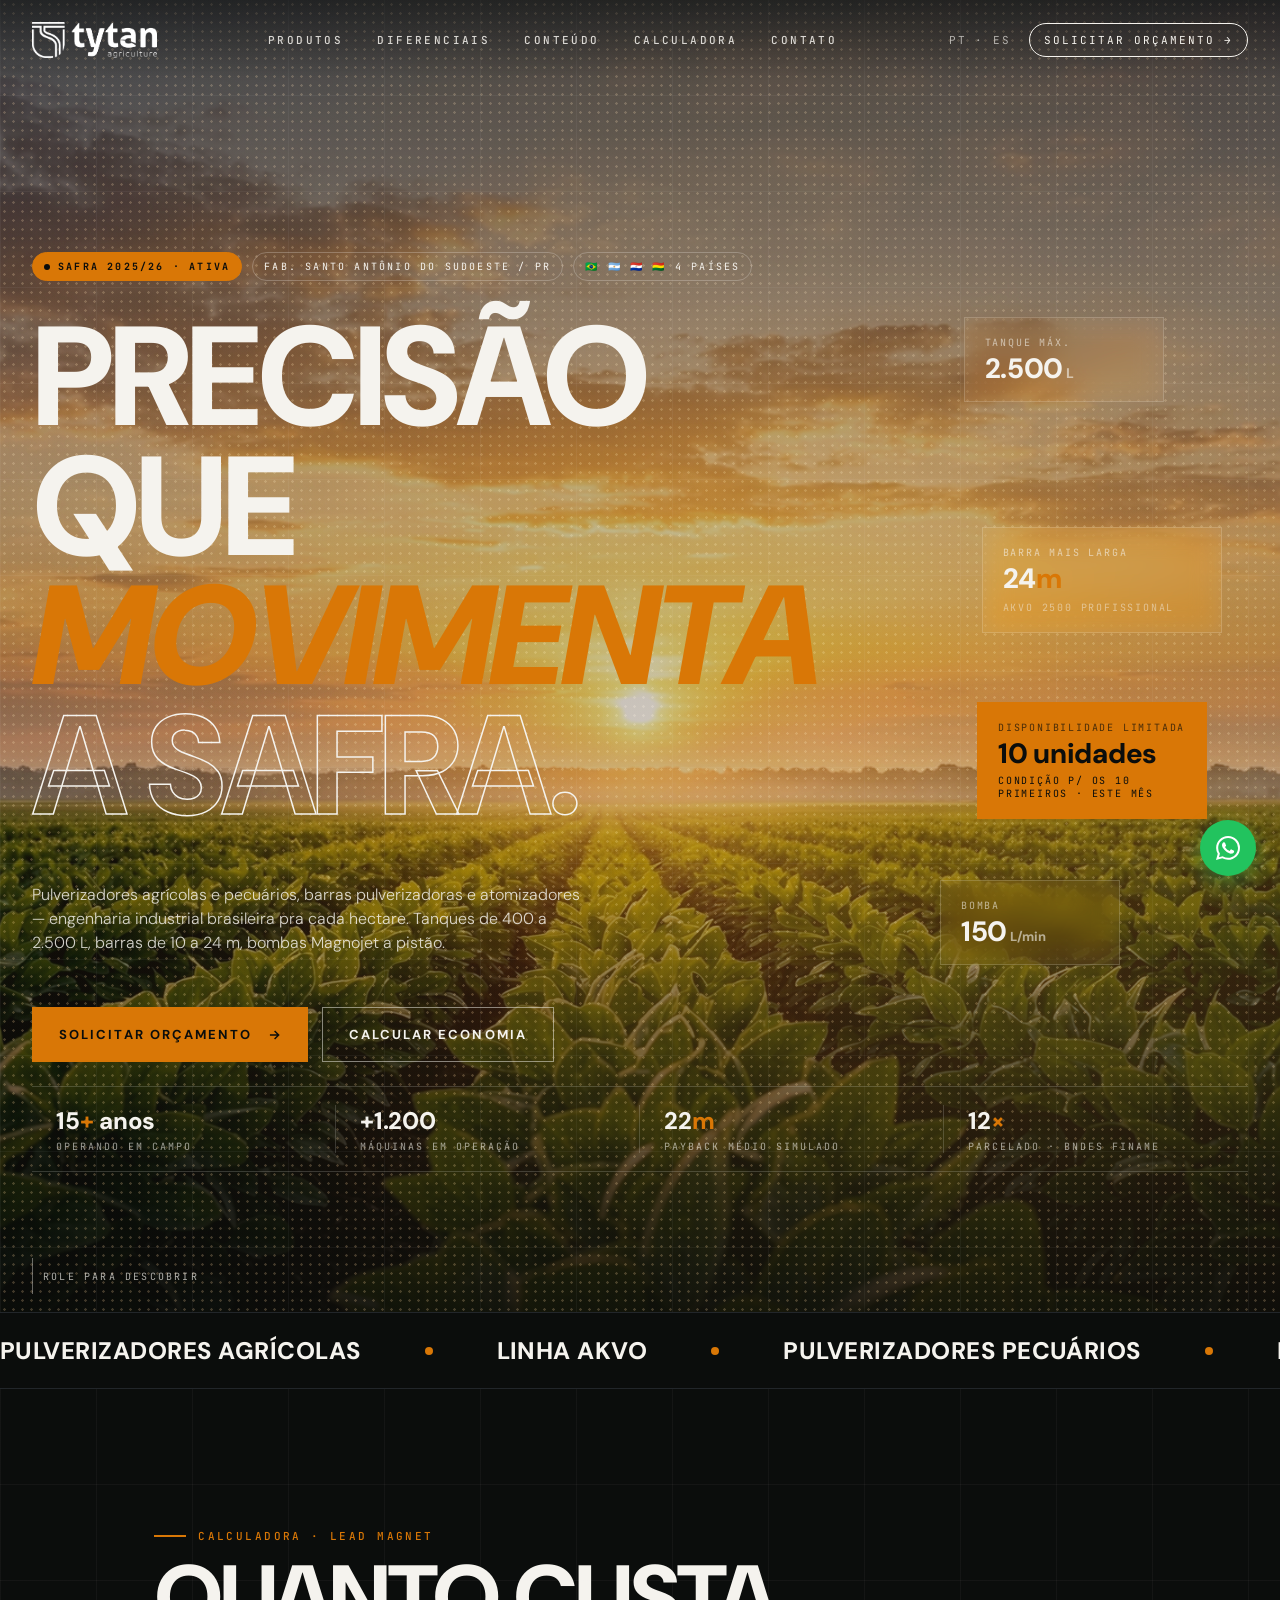
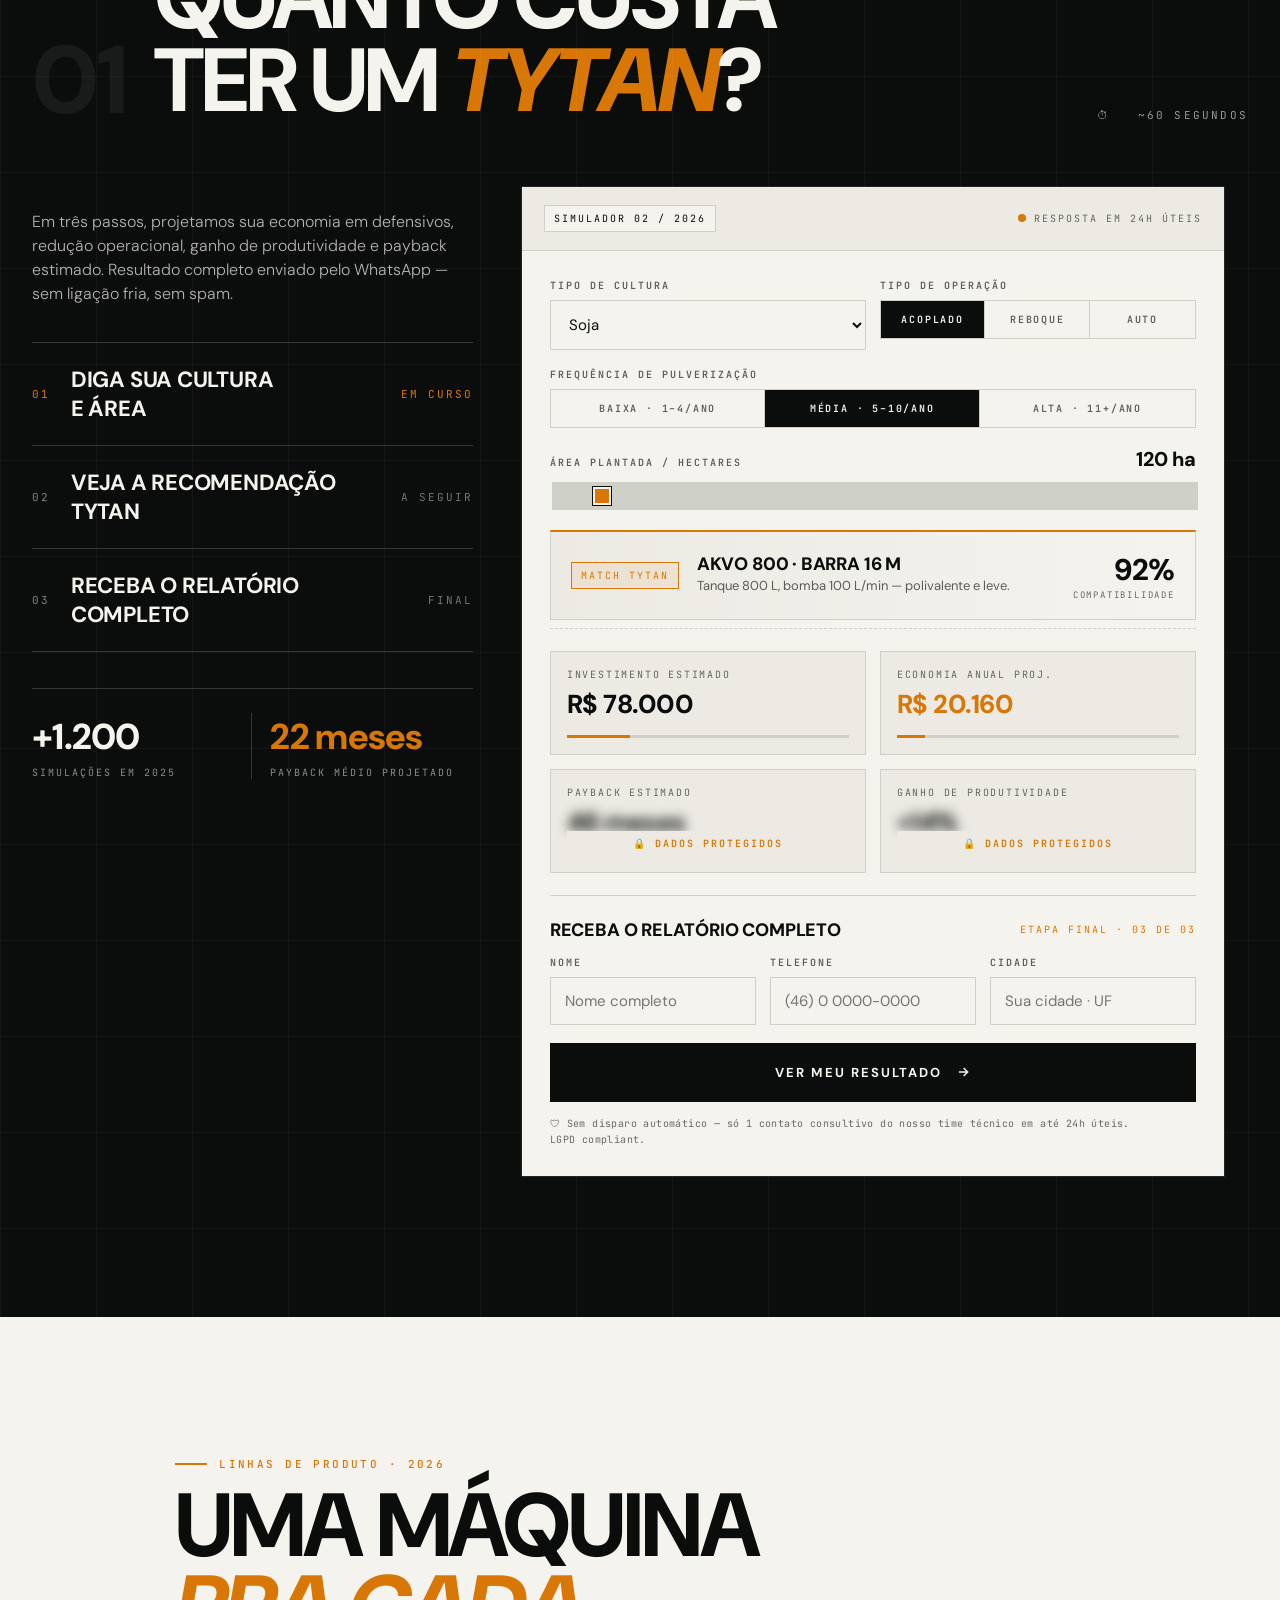
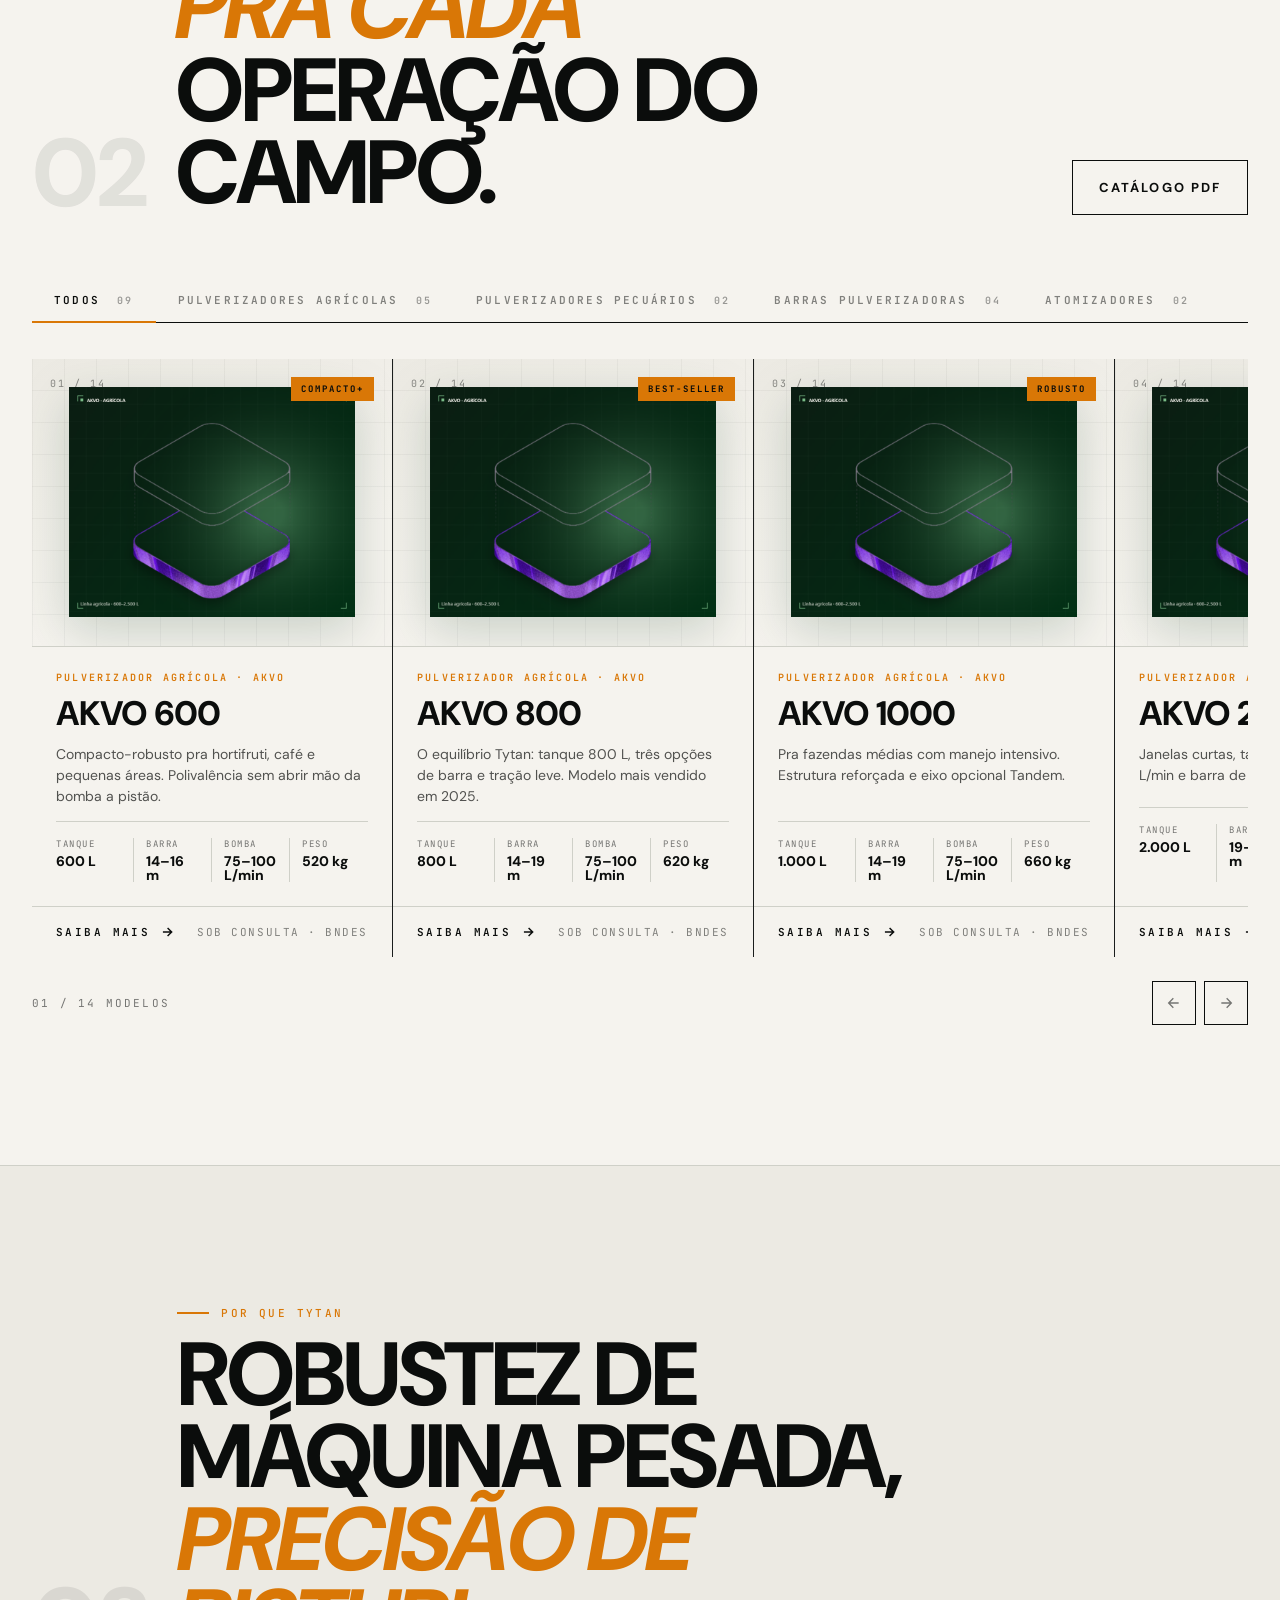
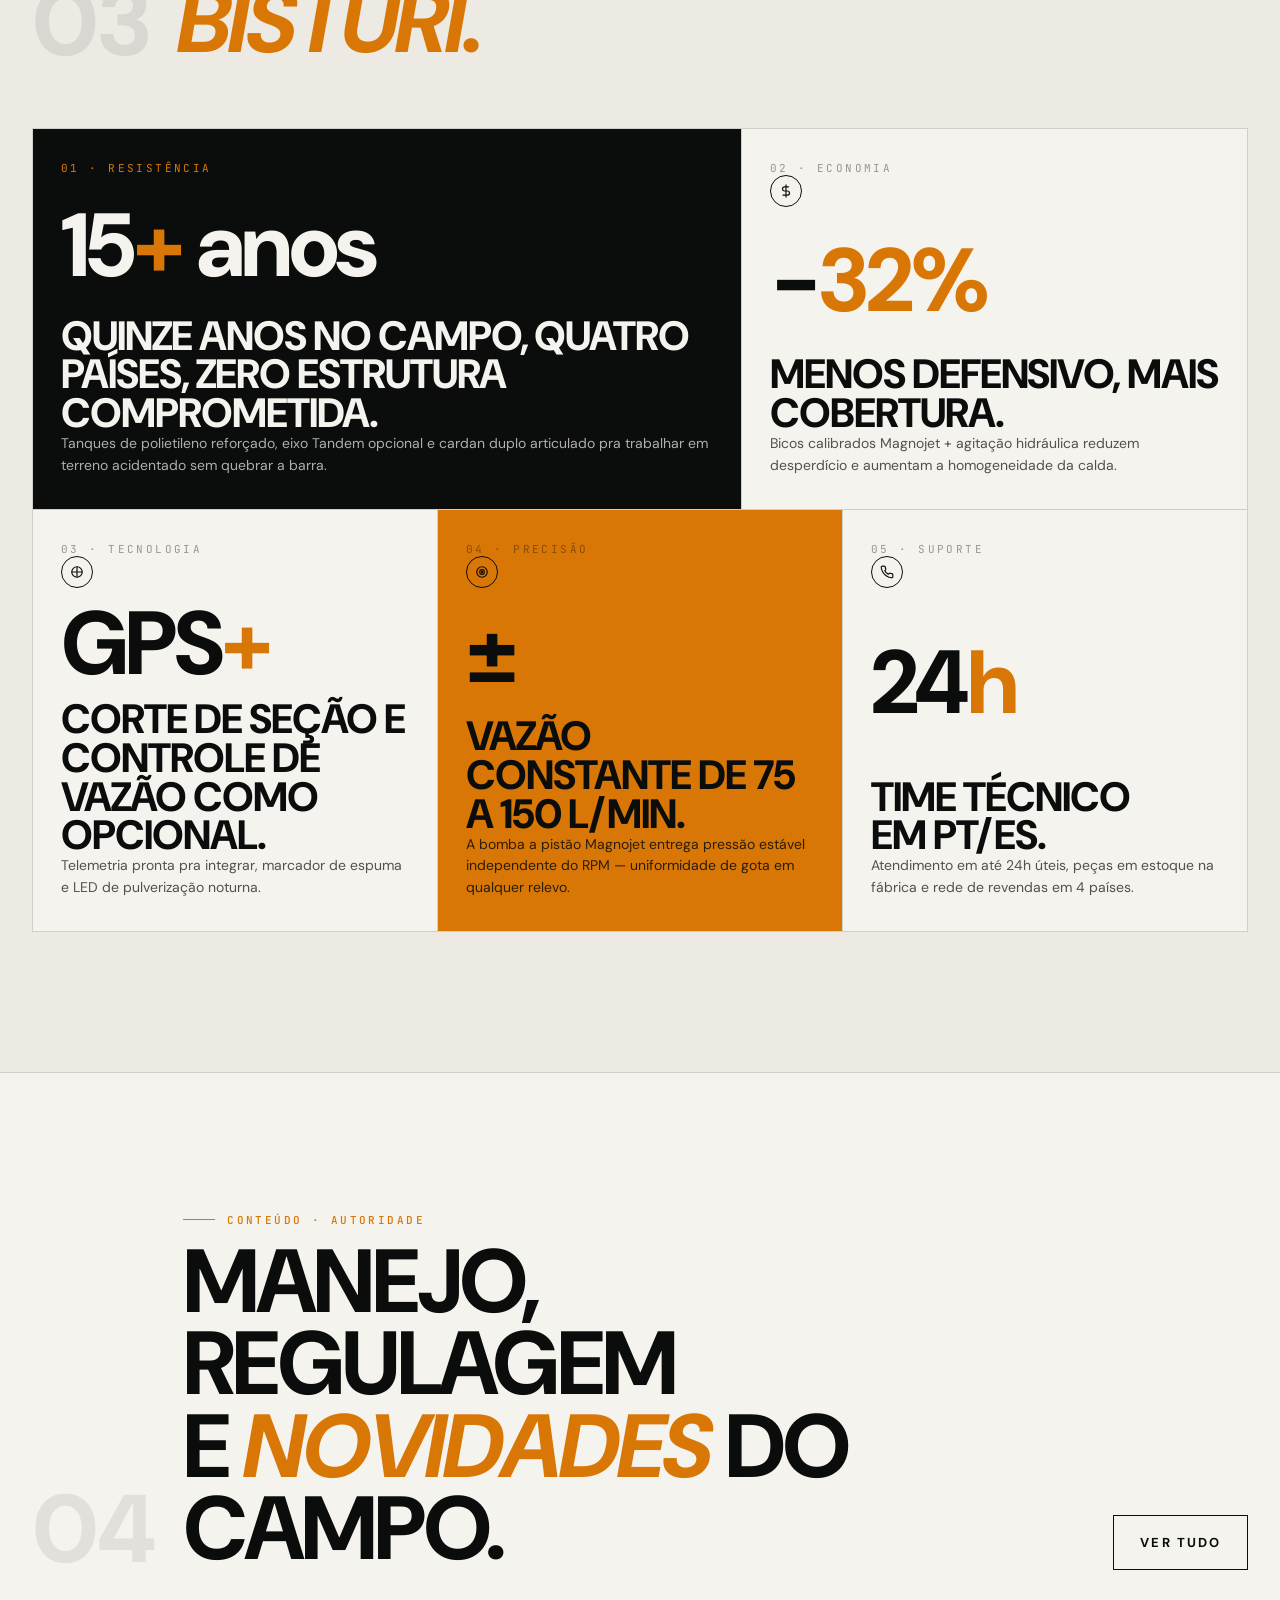
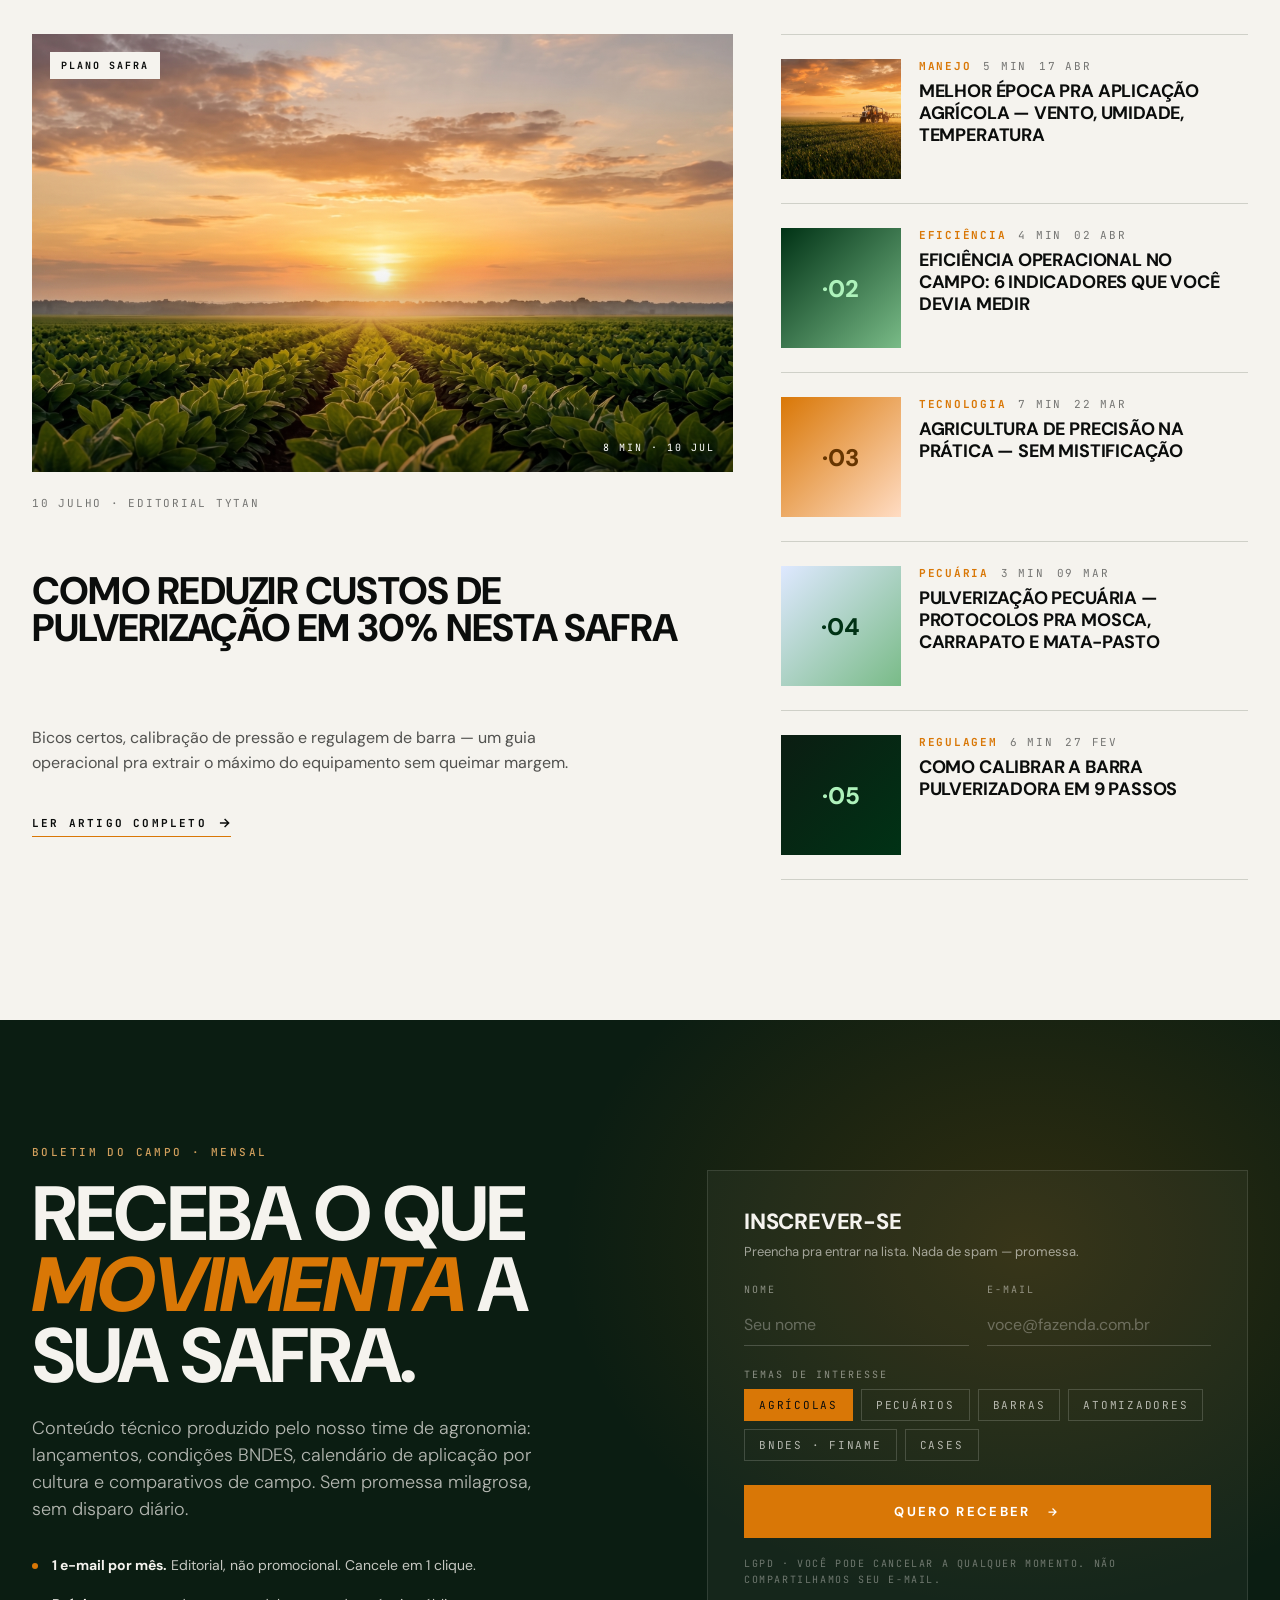
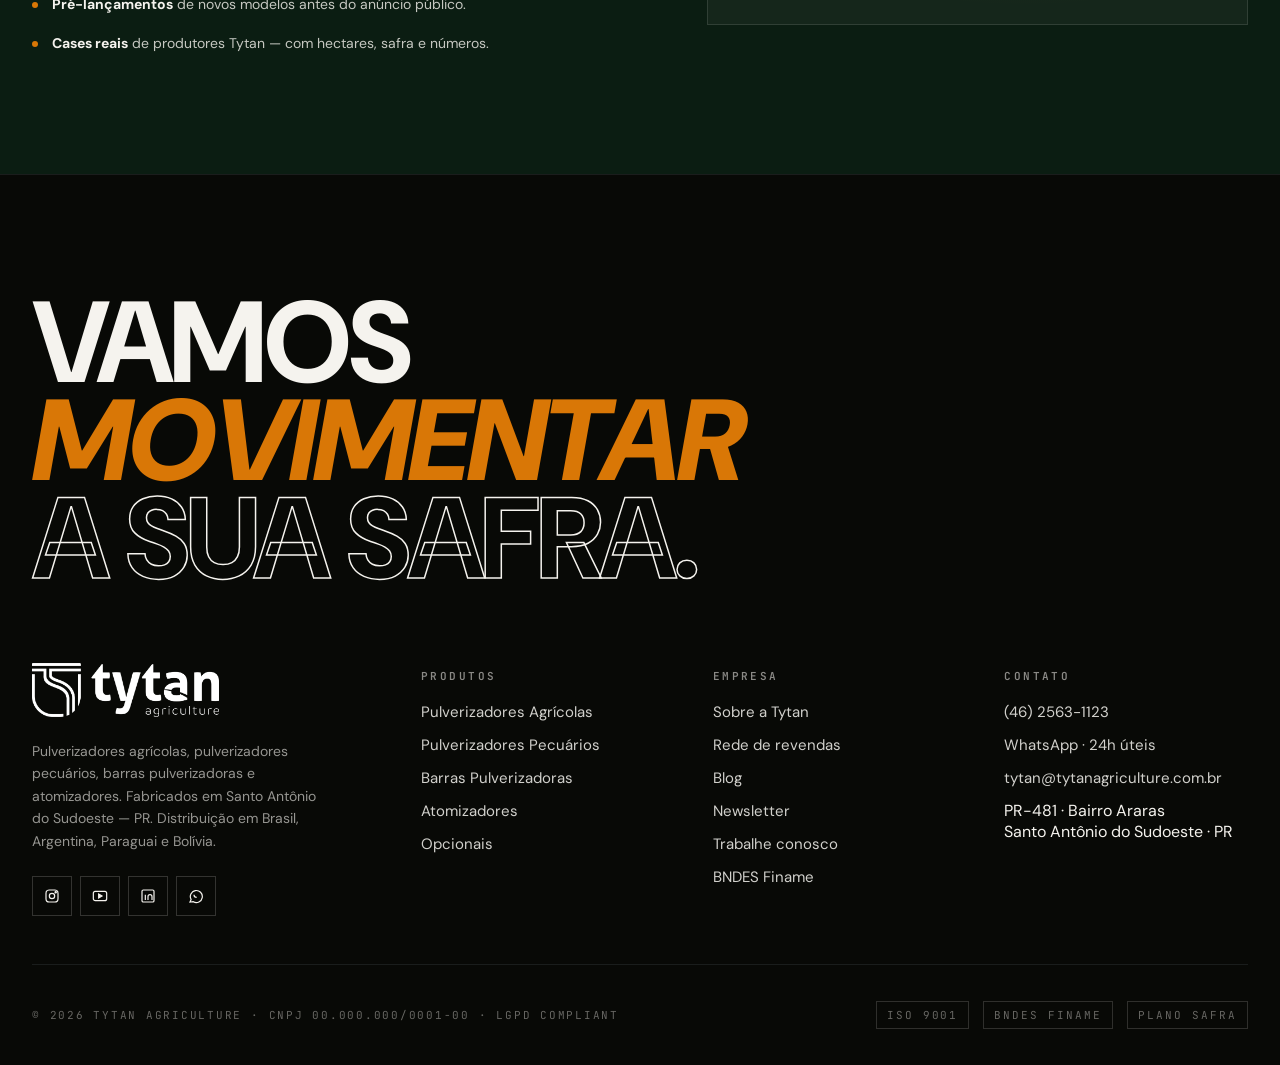
<file: index.html>
<!doctype html>
<html lang="pt-BR">
<head>
<meta charset="UTF-8" />
<meta name="viewport" content="width=device-width, initial-scale=1" />
<title>Tytan Agriculture — Precisão que movimenta a safra</title>
<link rel="preconnect" href="https://fonts.googleapis.com" />
<link rel="preconnect" href="https://fonts.gstatic.com" crossorigin />
<link href="https://fonts.googleapis.com/css2?family=JetBrains+Mono:wght@400;500;600&display=swap" rel="stylesheet" />
<link rel="stylesheet" href="project/colors_and_type.css" />
<style>
  :root{
    --bg:#0b0d0c;
    --ink:#0b0d0c;
    --ink-2:#1a1d1c;
    --paper:#f5f3ee;
    --paper-2:#eceae3;
    --line:#22262a;
    --line-soft:#cfd0c8;
    --green:#003215;
    --green-700:#004b23;
    --green-300:#79bb87;
    --green-100:#aef2bb;
    --copper:#d97706;
    --copper-2:#f08a14;
    --copper-d:#b75f00;
    --r:.25rem;
    --r-lg:.5rem;
    --container:1320px;
    --mono:'JetBrains Mono', ui-monospace, monospace;
    /* --display & --body inherited from colors_and_type.css (DM Sans variable) */
  }
  *{box-sizing:border-box}
  html,body{margin:0;padding:0;background:var(--paper);color:var(--ink);font-family:var(--body);-webkit-font-smoothing:antialiased;text-wrap:pretty;}
  img{max-width:100%;display:block}
  a{color:inherit;text-decoration:none}
  button{font:inherit;cursor:pointer;border:0;background:transparent;color:inherit}
  ::selection{background:var(--copper);color:#fff}
  .container{max-width:var(--container);margin:0 auto;padding:0 32px}
  @media(max-width:640px){.container{padding:0 20px}}

  /* ═════ TYPE ═════ */
  .display{font-family:var(--display);font-weight:800;letter-spacing:-.035em;line-height:.92;text-transform:uppercase}
  .h1{font-size:clamp(64px, 11vw, 184px);}
  .h2{font-size:clamp(44px, 7vw, 112px);}
  .h3{font-family:var(--display);font-weight:800;font-size:clamp(28px,3.6vw,56px);line-height:.98;letter-spacing:-.02em;text-transform:uppercase}
  .lede{font-family:var(--body);font-size:clamp(16px,1.25vw,20px);line-height:1.5;font-weight:300;color:rgba(11,13,12,.78)}
  .eyebrow{font-family:var(--mono);font-size:11px;font-weight:500;letter-spacing:.22em;text-transform:uppercase}
  .label{font-family:var(--mono);font-size:11px;font-weight:500;letter-spacing:.18em;text-transform:uppercase;color:rgba(11,13,12,.55)}
  .meta{font-family:var(--mono);font-size:11px;letter-spacing:.16em;text-transform:uppercase}

  /* ═════ HEADER ═════ */
  header.site{position:fixed;top:0;left:0;right:0;z-index:80}
  header.site::before{content:"";position:absolute;inset:0;background:linear-gradient(180deg,rgba(11,13,12,.55) 0%, rgba(11,13,12,0) 100%);pointer-events:none}
  header.site .row{position:relative;display:flex;align-items:center;justify-content:space-between;height:80px;color:#f5f3ee}
  .brand{display:inline-flex;align-items:center;height:42px}
  .brand img{height:36px;width:auto;display:block}
  .brand--light img{filter:brightness(0) invert(1)}
  .nav-c{display:flex;gap:34px}
  .nav-c a{font-family:var(--mono);font-size:11px;letter-spacing:.22em;text-transform:uppercase;font-weight:500;color:#f5f3ee;opacity:.85}
  .nav-c a:hover{opacity:1}
  @media(max-width:880px){.nav-c{display:none}}
  .head-cta{display:flex;align-items:center;gap:18px;font-family:var(--mono);font-size:11px;letter-spacing:.18em;text-transform:uppercase}
  .head-cta .pill{padding:9px 14px;border:1px solid currentColor;border-radius:9999px}
  .head-cta .pill:hover{background:#f5f3ee;color:var(--ink)}

  /* ═════ HERO ═════ */
  .hero{position:relative;min-height:100vh;background:#0a0b09;color:#f5f3ee;overflow:hidden;isolation:isolate}
  .hero .bg{position:absolute;inset:0;z-index:0;
    background:
      radial-gradient(120% 80% at 60% 35%, rgba(217,119,6,.42), transparent 55%),
      radial-gradient(120% 80% at 80% 80%, rgba(255, 158, 41,.30), transparent 60%),
      linear-gradient(180deg, #0a0b09 0%, #160e07 60%, #0a0b09 100%);
  }
  .hero .photo{position:absolute;inset:0;z-index:1;background:url('project/assets/sprayer-action.png') center 55%/cover no-repeat;mix-blend-mode:screen;opacity:.78;filter:contrast(1.05) saturate(1.05)}
  .hero .haze{position:absolute;inset:0;z-index:2;background:linear-gradient(180deg,rgba(10,11,9,.55) 0%, rgba(10,11,9,.15) 35%, rgba(10,11,9,.05) 60%, rgba(10,11,9,.85) 100%)}
  .hero .grid{position:absolute;inset:0;z-index:3;pointer-events:none;
    background-image:
      linear-gradient(0deg, rgba(255,255,255,.045) 1px, transparent 1px),
      linear-gradient(90deg, rgba(255,255,255,.045) 1px, transparent 1px);
    background-size:96px 96px;
  }
  .hero .dust{position:absolute;inset:0;z-index:4;pointer-events:none;opacity:.4;mix-blend-mode:screen;
    background-image:radial-gradient(rgba(255,210,150,.55) 1px, transparent 1.5px);
    background-size:9px 9px;
    animation:drift 18s linear infinite;
  }
  @keyframes drift{from{background-position:0 0}to{background-position:240px -300px}}

  .hero .frame{position:relative;z-index:10;min-height:100vh;display:grid;grid-template-rows:80px 1fr auto;}
  .hero .stage{display:grid;grid-template-columns:1.05fr .95fr;gap:48px;padding:32px 0 24px;align-items:end}
  @media(max-width:980px){.hero .stage{grid-template-columns:1fr;gap:24px}}

  .hero .badge-row{display:flex;flex-wrap:wrap;gap:10px;margin-bottom:32px;align-items:center}
  .hero .badge-row span{padding:7px 11px;border:1px solid rgba(245,243,238,.25);border-radius:9999px;font-family:var(--mono);font-size:10px;letter-spacing:.22em;text-transform:uppercase;color:#f5f3ee}
  .hero .badge-row .live{background:var(--copper);border-color:var(--copper);color:#0b0d0c;font-weight:700}
  .hero .badge-row .live::before{content:"";width:6px;height:6px;border-radius:50%;background:#0b0d0c;display:inline-block;margin-right:8px;vertical-align:middle;animation:bk 1.4s infinite}
  @keyframes bk{50%{opacity:.3}}

  .hero h1.h1{margin:0;color:#f5f3ee}
  .hero h1.h1 .ink{display:inline-block}
  .hero h1.h1 em{font-style:normal;color:var(--copper);font-style:italic;font-weight:900}
  .hero h1.h1 .stk{-webkit-text-stroke:1.5px #f5f3ee;color:transparent}

  .hero .sub{display:grid;grid-template-columns:1fr;gap:28px;margin-top:36px;max-width:560px}
  .hero .sub .lede{color:rgba(245,243,238,.84)}
  .hero .ctas{display:flex;gap:14px;flex-wrap:wrap;margin-top:8px}
  .btn{display:inline-flex;align-items:center;gap:14px;padding:18px 26px;border-radius:0;font-family:var(--display);font-weight:700;font-size:13px;letter-spacing:.16em;text-transform:uppercase;transition:.18s ease;border:1.5px solid transparent}
  .btn .arr{width:14px;height:14px;transition:transform .25s}
  .btn:hover .arr{transform:translateX(4px)}
  .btn-primary{background:var(--copper);color:#0b0d0c;border-color:var(--copper)}
  .btn-primary:hover{background:var(--copper-2);border-color:var(--copper-2)}
  .btn-ghost{background:transparent;color:#f5f3ee;border-color:rgba(245,243,238,.5)}
  .btn-ghost:hover{background:#f5f3ee;color:#0b0d0c}
  .btn-ink{background:var(--ink);color:#f5f3ee;border-color:var(--ink)}
  .btn-ink:hover{background:var(--copper);border-color:var(--copper);color:#0b0d0c}
  .btn-outline-ink{background:transparent;color:var(--ink);border-color:var(--ink)}
  .btn-outline-ink:hover{background:var(--ink);color:#f5f3ee}

  /* hero floating cards */
  .hero .stat-strip{position:relative;height:100%;min-height:520px}
  @media(max-width:980px){.hero .stat-strip{min-height:340px}}
  .hcard{position:absolute;background:rgba(245,243,238,.05);backdrop-filter:blur(14px) saturate(140%);-webkit-backdrop-filter:blur(14px);border:1px solid rgba(245,243,238,.18);padding:18px 20px;color:#f5f3ee;animation:float 6s ease-in-out infinite}
  .hcard.b{animation-delay:-2s}
  .hcard.c{animation-delay:-4s}
  @keyframes float{0%,100%{transform:translateY(0)}50%{transform:translateY(-8px)}}
  .hcard .lab{font-family:var(--mono);font-size:10px;letter-spacing:.18em;text-transform:uppercase;color:rgba(245,243,238,.62)}
  .hcard .val{font-family:var(--display);font-weight:800;font-size:28px;letter-spacing:-.01em;line-height:1;margin-top:6px}
  .hcard .val em{font-style:normal;color:var(--copper)}
  .hcard.a{top:8%;right:18%;width:200px}
  .hcard.b{top:34%;right:2%;width:240px}
  .hcard.c{bottom:12%;right:30%;width:180px}
  .hcard.d{bottom:30%;right:6%;width:230px;background:var(--copper);border-color:var(--copper);color:#0b0d0c}
  .hcard.d .lab{color:rgba(11,13,12,.7)}

  .hero .ticker{border-top:1px solid rgba(245,243,238,.18);border-bottom:1px solid rgba(245,243,238,.18);padding:18px 0;display:grid;grid-template-columns:repeat(4,1fr);gap:0}
  @media(max-width:880px){.hero .ticker{grid-template-columns:repeat(2,1fr)}}
  .hero .ticker .c{display:flex;flex-direction:column;gap:4px;padding:0 24px;border-right:1px solid rgba(245,243,238,.18)}
  .hero .ticker .c:last-child{border-right:0}
  .hero .ticker .v{font-family:var(--display);font-weight:800;font-size:24px;letter-spacing:-.01em}
  .hero .ticker .v em{font-style:normal;color:var(--copper)}
  .hero .ticker .l{font-family:var(--mono);font-size:10px;letter-spacing:.2em;text-transform:uppercase;color:rgba(245,243,238,.62)}

  .hero .scrolldown{position:absolute;bottom:18px;left:32px;z-index:11;font-family:var(--mono);font-size:10px;letter-spacing:.22em;text-transform:uppercase;color:rgba(245,243,238,.7);display:flex;align-items:center;gap:10px}
  .hero .scrolldown::before{content:"";width:1px;height:36px;background:rgba(245,243,238,.4);animation:scroll 1.6s ease-in-out infinite}
  @keyframes scroll{0%{transform:scaleY(.2);transform-origin:top}50%{transform:scaleY(1);transform-origin:top}51%{transform:scaleY(1);transform-origin:bottom}100%{transform:scaleY(0);transform-origin:bottom}}

  /* ═════ MARQUEE ═════ */
  .marquee{background:var(--ink);color:var(--paper);overflow:hidden;border-top:1px solid var(--line);border-bottom:1px solid var(--line)}
  .marquee .track{display:flex;gap:64px;padding:22px 0;white-space:nowrap;animation:tick 40s linear infinite;font-family:var(--display);font-weight:800;font-size:24px;letter-spacing:.02em;text-transform:uppercase}
  .marquee .track span{display:inline-flex;align-items:center;gap:64px}
  .marquee .track i{font-style:normal;color:var(--copper)}
  .marquee .dot{width:8px;height:8px;background:var(--copper);display:inline-block;border-radius:50%}
  @keyframes tick{from{transform:translateX(0)}to{transform:translateX(-50%)}}

  /* ═════ SECTION CHROME ═════ */
  section{padding:140px 0;position:relative}
  @media(max-width:880px){section{padding:88px 0}}
  .secnum{display:flex;align-items:flex-end;justify-content:space-between;gap:40px;margin-bottom:64px}
  .secnum .l{display:flex;align-items:flex-end;gap:28px}
  .secnum .num{font-family:var(--display);font-weight:800;font-size:96px;line-height:.85;letter-spacing:-.02em;color:var(--ink);opacity:.08}
  .secnum .ttl{max-width:780px}
  .secnum .ttl .eyebrow{display:flex;align-items:center;gap:12px;color:var(--copper);margin-bottom:14px}
  .secnum .ttl .eyebrow::before{content:"";width:32px;height:1.5px;background:var(--copper)}
  .secnum .ttl h2{margin:0;color:var(--ink)}
  .secnum .r{align-self:flex-end;display:flex;gap:10px}
  @media(max-width:880px){.secnum{flex-direction:column;align-items:flex-start;gap:18px;margin-bottom:40px}.secnum .num{display:none}}

  /* ═════ CALCULATOR ═════ */
  .calc{background:var(--ink);color:var(--paper);position:relative;overflow:hidden}
  .calc::before{content:"";position:absolute;inset:0;
    background-image:
      linear-gradient(0deg, rgba(245,243,238,.04) 1px, transparent 1px),
      linear-gradient(90deg, rgba(245,243,238,.04) 1px, transparent 1px);
    background-size:96px 96px;pointer-events:none}
  .calc .secnum .num{color:var(--paper);opacity:.06}
  .calc .secnum .ttl h2{color:var(--paper)}
  .calc .secnum .ttl .eyebrow{color:var(--copper)}
  .calc-grid{display:grid;grid-template-columns:.95fr 1.05fr;gap:48px;align-items:start;position:relative;z-index:2}
  @media(max-width:980px){.calc-grid{grid-template-columns:1fr;gap:32px}}

  .calc .left h2 .stk{-webkit-text-stroke:1.5px var(--paper);color:transparent}
  .calc .left .lede{color:rgba(245,243,238,.7);max-width:540px;margin:24px 0 36px}

  .steps{display:grid;gap:0;border-top:1px solid rgba(245,243,238,.18)}
  .steps .step{padding:22px 0;border-bottom:1px solid rgba(245,243,238,.18);display:grid;grid-template-columns:auto 1fr auto;gap:20px;align-items:center;transition:.2s}
  .steps .step .n{font-family:var(--mono);font-size:11px;letter-spacing:.22em;color:rgba(245,243,238,.5)}
  .steps .step .t{font-family:var(--display);font-weight:700;font-size:22px;letter-spacing:-.01em;text-transform:uppercase}
  .steps .step .d{display:none}
  .steps .step .x{font-family:var(--mono);font-size:11px;letter-spacing:.18em;text-transform:uppercase;color:rgba(245,243,238,.45)}
  .steps .step.on .n{color:var(--copper)}
  .steps .step.on .x{color:var(--copper)}

  .panel{background:var(--paper);color:var(--ink);border:1px solid var(--line);border-radius:0}
  .panel .head{display:flex;align-items:center;justify-content:space-between;padding:18px 22px;border-bottom:1px solid var(--line-soft);background:var(--paper-2)}
  .panel .head .pill{font-family:var(--mono);font-size:10px;letter-spacing:.2em;text-transform:uppercase;color:var(--ink);background:var(--paper);border:1px solid var(--line-soft);padding:6px 9px}
  .panel .head .ind{font-family:var(--mono);font-size:10px;letter-spacing:.2em;text-transform:uppercase;color:rgba(11,13,12,.6);display:inline-flex;align-items:center;gap:8px}
  .panel .head .ind .d{width:8px;height:8px;border-radius:50%;background:var(--copper);animation:bk 1.6s infinite}
  .panel .body{padding:28px}

  .field{display:flex;flex-direction:column;gap:8px;margin-bottom:18px}
  .field label{font-family:var(--mono);font-size:10px;letter-spacing:.2em;text-transform:uppercase;font-weight:600;color:rgba(11,13,12,.65)}
  .field input,.field select{font:inherit;font-size:15px;padding:13px 14px;border:1px solid var(--line-soft);border-radius:0;background:var(--paper);color:var(--ink);transition:.15s}
  .field input:focus,.field select:focus{outline:0;border-color:var(--ink);box-shadow:inset 0 0 0 1px var(--ink)}
  .seg{display:grid;grid-template-columns:repeat(3,1fr);border:1px solid var(--line-soft)}
  .seg button{padding:12px 8px;background:var(--paper);font-family:var(--mono);font-size:10px;font-weight:600;letter-spacing:.18em;text-transform:uppercase;color:rgba(11,13,12,.65);border-right:1px solid var(--line-soft);transition:.15s}
  .seg button:last-child{border-right:0}
  .seg button[aria-pressed="true"]{background:var(--ink);color:var(--paper)}
  .row2{display:grid;grid-template-columns:1fr 1fr;gap:14px}
  .slider-row .top{display:flex;justify-content:space-between;align-items:baseline}
  .slider-row .v{font-family:var(--display);font-weight:800;font-size:20px;letter-spacing:-.01em}
  .slider-row input[type=range]{-webkit-appearance:none;appearance:none;width:100%;height:2px;background:var(--line-soft);border-radius:0}
  .slider-row input[type=range]::-webkit-slider-thumb{-webkit-appearance:none;appearance:none;width:18px;height:18px;border-radius:0;background:var(--copper);border:2px solid var(--paper);cursor:pointer;box-shadow:0 0 0 1px var(--ink)}
  .slider-row input[type=range]::-moz-range-thumb{width:18px;height:18px;border-radius:0;background:var(--copper);border:2px solid var(--paper);cursor:pointer}

  .gauges{margin-top:8px;border-top:1px dashed var(--line-soft);padding-top:22px;display:grid;grid-template-columns:repeat(2,1fr);gap:14px}
  .gauge{background:var(--paper-2);border:1px solid var(--line-soft);padding:16px;position:relative}
  .gauge .k{font-family:var(--mono);font-size:10px;letter-spacing:.18em;text-transform:uppercase;color:rgba(11,13,12,.6)}
  .gauge .v{font-family:var(--display);font-weight:800;font-size:26px;letter-spacing:-.02em;margin-top:6px;color:var(--ink)}
  .gauge .v em{color:var(--copper);font-style:normal}
  .gauge .bar{height:3px;background:var(--line-soft);margin-top:14px;position:relative;overflow:hidden}
  .gauge .bar i{position:absolute;left:0;top:0;bottom:0;background:var(--copper);transition:width .5s cubic-bezier(.2,.7,.2,1)}
  .gauge.locked .v{filter:blur(6px);user-select:none}
  .gauge.locked::after{content:"🔒 dados protegidos";position:absolute;left:16px;right:16px;bottom:16px;text-align:center;font-family:var(--mono);font-size:10px;letter-spacing:.2em;text-transform:uppercase;color:var(--copper);font-weight:600;background:var(--paper-2);padding:6px 0}
  .gauges.unlocked .gauge.locked{filter:none}
  .gauges.unlocked .gauge.locked .v{filter:none}
  .gauges.unlocked .gauge.locked::after{content:""}

  .recommend{display:grid;grid-template-columns:auto 1fr auto;gap:18px;align-items:center;background:linear-gradient(90deg, var(--paper-2), var(--paper));border-top:2px solid var(--copper);border-bottom:1px solid var(--line-soft);border-left:1px solid var(--line-soft);border-right:1px solid var(--line-soft);padding:18px 20px;margin-top:18px}
  .recommend .badge{font-family:var(--mono);font-size:10px;letter-spacing:.2em;text-transform:uppercase;color:var(--copper);background:rgba(217,119,6,.08);padding:6px 9px;border:1px solid var(--copper)}
  .recommend .name{font-family:var(--display);font-weight:800;font-size:18px;letter-spacing:-.01em;line-height:1;margin-bottom:4px;text-transform:uppercase}
  .recommend .desc{font-size:13px;color:rgba(11,13,12,.65);line-height:1.4}
  .recommend .match{text-align:right}
  .recommend .match .v{font-family:var(--display);font-weight:800;font-size:30px;letter-spacing:-.02em}
  .recommend .match .l{font-family:var(--mono);font-size:9px;letter-spacing:.2em;text-transform:uppercase;color:rgba(11,13,12,.6)}

  .lead{margin-top:22px;padding-top:22px;border-top:1px solid var(--line-soft)}
  .lead .head-l{display:flex;justify-content:space-between;align-items:center;margin-bottom:14px}
  .lead .head-l h4{font-family:var(--display);font-size:18px;font-weight:800;text-transform:uppercase;letter-spacing:-.01em;margin:0}
  .lead .head-l .step-num{font-family:var(--mono);font-size:10px;letter-spacing:.2em;text-transform:uppercase;color:var(--copper)}
  .row3{display:grid;grid-template-columns:1.2fr 1fr 1fr;gap:14px}
  @media(max-width:560px){.row3{grid-template-columns:1fr}}
  .privacy{font-family:var(--mono);font-size:10px;color:rgba(11,13,12,.6);margin-top:14px;line-height:1.6;letter-spacing:.04em}
  .success{padding:28px 22px;border:1px dashed var(--green-700);background:#f0fff4;text-align:center}
  .success .icon{width:54px;height:54px;border:2px solid var(--green-700);border-radius:50%;display:grid;place-items:center;margin:0 auto 14px;color:var(--green-700);animation:pop .6s cubic-bezier(.2,1.4,.4,1)}
  @keyframes pop{0%{transform:scale(.4);opacity:0}100%{transform:scale(1);opacity:1}}
  .success h4{font-family:var(--display);font-weight:800;font-size:24px;letter-spacing:-.01em;text-transform:uppercase;margin:0 0 8px}
  .success p{font-size:14px;color:rgba(11,13,12,.65);margin:0;line-height:1.5}
  .success .crm-line{display:inline-flex;align-items:center;gap:8px;margin-top:14px;font-family:var(--mono);font-size:10px;letter-spacing:.2em;text-transform:uppercase;color:var(--green-700)}
  .success .crm-line .d{width:8px;height:8px;border-radius:50%;background:var(--green-700);animation:bk 1.4s infinite}

  /* ═════ PRODUCTS ═════ */
  .prods{background:var(--paper)}
  .prod-tabs{display:flex;gap:0;border-bottom:1px solid var(--ink);margin-bottom:36px;flex-wrap:wrap}
  .prod-tabs button{padding:14px 22px;background:transparent;font-family:var(--mono);font-size:11px;letter-spacing:.2em;text-transform:uppercase;font-weight:600;color:rgba(11,13,12,.5);border-bottom:2px solid transparent;margin-bottom:-1px;transition:.15s}
  .prod-tabs button[aria-pressed="true"]{color:var(--ink);border-bottom-color:var(--copper)}
  .prod-tabs button:hover{color:var(--ink)}
  .prod-tabs button .ct{margin-left:8px;font-size:10px;color:rgba(11,13,12,.4)}

  .prod-rail{display:grid;grid-auto-flow:column;grid-auto-columns:minmax(360px, 1fr);gap:1px;background:var(--ink-2);overflow-x:auto;scroll-snap-type:x mandatory;scrollbar-width:thin;scrollbar-color:var(--ink) var(--paper)}
  .prod-rail::-webkit-scrollbar{height:6px}
  .prod-rail::-webkit-scrollbar-thumb{background:var(--ink)}
  @media(max-width:880px){.prod-rail{grid-auto-columns:minmax(85%,1fr)}}

  .pcard{background:var(--paper);scroll-snap-align:start;display:flex;flex-direction:column;position:relative;min-height:540px;transition:.3s}
  .pcard:hover{background:var(--paper-2)}
  .pcard .nu{position:absolute;top:18px;left:18px;font-family:var(--mono);font-size:10px;letter-spacing:.2em;text-transform:uppercase;color:rgba(11,13,12,.45);z-index:2}
  .pcard .ribbon{position:absolute;top:18px;right:18px;background:var(--copper);color:#0b0d0c;font-family:var(--mono);font-size:9px;letter-spacing:.22em;text-transform:uppercase;font-weight:700;padding:6px 10px;z-index:2}
  .pcard .img{aspect-ratio:5/4;display:flex;align-items:center;justify-content:center;background:linear-gradient(160deg, var(--paper-2) 0%, var(--paper) 70%);position:relative;overflow:hidden;border-bottom:1px solid var(--line-soft)}
  .pcard .img::before{content:"";position:absolute;inset:0;
    background-image:linear-gradient(0deg, rgba(11,13,12,.04) 1px, transparent 1px),linear-gradient(90deg, rgba(11,13,12,.04) 1px, transparent 1px);
    background-size:32px 32px}
  .pcard .img img{position:relative;z-index:1;max-width:84%;max-height:80%;object-fit:contain;transition:transform .5s cubic-bezier(.2,.7,.2,1);filter:drop-shadow(0 14px 24px rgba(0,50,21,.18))}
  .pcard:hover .img img{transform:scale(1.06)}
  .pcard .info{padding:24px;display:flex;flex-direction:column;flex:1;gap:14px}
  .pcard .cat{font-family:var(--mono);font-size:10px;letter-spacing:.22em;text-transform:uppercase;color:var(--copper);font-weight:600}
  .pcard .name{font-family:var(--display);font-weight:800;font-size:34px;letter-spacing:-.025em;line-height:.95;text-transform:uppercase;margin:0}
  .pcard .blurb{font-size:14px;color:rgba(11,13,12,.7);line-height:1.5;margin:0}
  .pcard .specs{display:grid;grid-template-columns:repeat(4,1fr);gap:0;border-top:1px solid var(--line-soft);padding-top:16px;margin-top:auto}
  .pcard .specs > div{padding-right:12px;border-right:1px solid var(--line-soft)}
  .pcard .specs > div:last-child{border-right:0;padding-right:0;padding-left:12px}
  .pcard .specs > div:not(:first-child){padding-left:12px}
  .pcard .specs .k{font-family:var(--mono);font-size:9px;letter-spacing:.18em;text-transform:uppercase;color:rgba(11,13,12,.55)}
  .pcard .specs .v{font-family:var(--display);font-weight:800;font-size:14px;margin-top:4px;line-height:1}
  .pcard .foot{display:flex;align-items:center;justify-content:space-between;border-top:1px solid var(--line-soft);padding:18px 24px}
  .pcard .foot a{font-family:var(--mono);font-size:11px;letter-spacing:.22em;text-transform:uppercase;color:var(--ink);font-weight:600;display:inline-flex;gap:10px;align-items:center}
  .pcard .foot a .arr{transition:transform .25s}
  .pcard .foot a:hover .arr{transform:translateX(4px)}
  .pcard .foot a:hover{color:var(--copper)}
  .pcard .foot .price{font-family:var(--mono);font-size:11px;color:rgba(11,13,12,.5);letter-spacing:.14em;text-transform:uppercase}

  .rail-nav{display:flex;justify-content:space-between;align-items:center;margin-top:24px;font-family:var(--mono);font-size:11px;letter-spacing:.2em;text-transform:uppercase;color:rgba(11,13,12,.55)}
  .rail-nav .arrows{display:flex;gap:8px}
  .rail-nav .arrows button{width:44px;height:44px;border:1px solid var(--ink);display:grid;place-items:center;transition:.15s}
  .rail-nav .arrows button:hover{background:var(--ink);color:var(--paper)}

  /* ═════ DIFFERENTIATORS ═════ */
  .diffs{background:var(--paper-2);border-top:1px solid var(--line-soft);border-bottom:1px solid var(--line-soft)}
  .diffs-grid{display:grid;grid-template-columns:repeat(12,1fr);gap:1px;background:var(--line-soft);border:1px solid var(--line-soft)}
  .diffs-grid > div{background:var(--paper);padding:32px 28px;display:flex;flex-direction:column;gap:18px;justify-content:space-between;min-height:320px}
  .diff-1{grid-column:span 7;background:var(--ink) !important;color:var(--paper);min-height:380px !important}
  .diff-1 .num{color:var(--copper) !important}
  .diff-1 h3{color:var(--paper)}
  .diff-1 .desc{color:rgba(245,243,238,.7) !important}
  .diff-2{grid-column:span 5}
  .diff-3{grid-column:span 4}
  .diff-4{grid-column:span 4;background:var(--copper) !important;color:#0b0d0c}
  .diff-4 .num{color:#0b0d0c !important;opacity:.4}
  .diff-4 .desc{color:rgba(11,13,12,.85) !important}
  .diff-5{grid-column:span 4}
  @media(max-width:980px){.diffs-grid > div{grid-column:span 12 !important}}

  .diffs-grid .num{font-family:var(--mono);font-size:11px;letter-spacing:.22em;text-transform:uppercase;color:rgba(11,13,12,.4)}
  .diffs-grid h3{font-family:var(--display);font-weight:800;font-size:clamp(28px,3.2vw,46px);letter-spacing:-.025em;line-height:.95;text-transform:uppercase;margin:0}
  .diffs-grid h3 em{color:var(--copper);font-style:italic;font-weight:900}
  .diff-4 h3 em{color:#0b0d0c;text-decoration:underline;text-decoration-thickness:3px}
  .diffs-grid .desc{font-size:14px;line-height:1.55;color:rgba(11,13,12,.7);margin:0}
  .diffs-grid .stat{font-family:var(--display);font-weight:800;font-size:clamp(56px,7vw,104px);letter-spacing:-.04em;line-height:.85}
  .diffs-grid .stat em{color:var(--copper);font-style:normal}
  .diff-1 .stat em{color:var(--copper)}
  .diff-4 .stat{color:#0b0d0c}
  .ico{width:32px;height:32px;display:grid;place-items:center;border:1.5px solid currentColor;border-radius:50%}

  /* ═════ BLOG ═════ */
  .blog{background:var(--paper)}
  .blog-grid{display:grid;grid-template-columns:1.5fr 1fr;gap:48px;align-items:start}
  @media(max-width:980px){.blog-grid{grid-template-columns:1fr;gap:32px}}
  .post-feat{display:flex;flex-direction:column;gap:24px}
  .post-feat .ph{aspect-ratio:16/10;background:var(--paper-2);position:relative;overflow:hidden}
  .post-feat .ph img{width:100%;height:100%;object-fit:cover;transition:transform .8s cubic-bezier(.2,.7,.2,1)}
  .post-feat .ph:hover img{transform:scale(1.04)}
  .post-feat .ph::after{content:"";position:absolute;inset:0;background:linear-gradient(180deg,transparent 50%, rgba(0,0,0,.4));pointer-events:none}
  .post-feat .ph .cat{position:absolute;top:18px;left:18px;background:var(--paper);color:var(--ink);font-family:var(--mono);font-size:10px;letter-spacing:.2em;text-transform:uppercase;font-weight:700;padding:7px 11px;z-index:2}
  .post-feat .ph .read-time{position:absolute;bottom:18px;right:18px;color:#fff;font-family:var(--mono);font-size:10px;letter-spacing:.2em;text-transform:uppercase;z-index:2}
  .post-feat h3.h3{font-size:clamp(28px,3vw,44px)}
  .post-feat .meta{color:rgba(11,13,12,.55)}
  .post-feat .blurb{font-size:16px;color:rgba(11,13,12,.7);line-height:1.55;max-width:560px}
  .post-feat .read-more{display:inline-flex;gap:10px;align-items:center;font-family:var(--mono);font-size:11px;letter-spacing:.2em;text-transform:uppercase;font-weight:700;color:var(--ink);align-self:flex-start;border-bottom:1.5px solid var(--copper);padding-bottom:6px}

  .post-list{display:grid;gap:0;border-top:1px solid var(--line-soft)}
  .post-list article{display:grid;grid-template-columns:120px 1fr;gap:18px;padding:24px 0;border-bottom:1px solid var(--line-soft);transition:.2s}
  .post-list article:hover{background:var(--paper-2);padding-left:12px}
  .post-list article .thumb{aspect-ratio:1;background:var(--paper-2);overflow:hidden}
  .post-list article .thumb img{width:100%;height:100%;object-fit:cover}
  .post-list article .thumb.gen{background:linear-gradient(135deg,#dee8ff,#79bb87);display:flex;align-items:center;justify-content:center;color:var(--green);font-family:var(--display);font-size:24px;font-weight:800}
  .post-list article .info{display:flex;flex-direction:column;gap:8px}
  .post-list article .info .meta{display:flex;gap:12px;color:rgba(11,13,12,.55)}
  .post-list article .info .meta .cat{color:var(--copper);font-weight:700}
  .post-list article h4{font-family:var(--display);font-weight:700;font-size:18px;line-height:1.2;letter-spacing:-.01em;margin:0;text-transform:uppercase}

  /* ═════ NEWSLETTER ═════ */
  .news{background:#0b1d12;color:var(--paper);padding:120px 0;position:relative;overflow:hidden}
  .news::before{content:"";position:absolute;inset:0;background:radial-gradient(60% 80% at 80% 30%, rgba(217,119,6,.18) 0%, transparent 60%);pointer-events:none}
  .news .grid{display:grid;grid-template-columns:1.1fr 1fr;gap:80px;align-items:center;position:relative}
  @media(max-width:880px){.news .grid{grid-template-columns:1fr;gap:48px}}
  .news h2{font-family:var(--display);font-weight:800;font-size:clamp(40px,6vw,88px);letter-spacing:-.03em;line-height:.92;text-transform:uppercase;margin:18px 0 24px}
  .news h2 em{color:var(--copper);font-style:italic;font-weight:900}
  .news p.lede{color:rgba(245,243,238,.72);font-size:18px;max-width:520px;margin:0 0 28px}
  .news .news-form{background:rgba(245,243,238,.04);border:1px solid rgba(245,243,238,.12);padding:36px}
  .news .news-form h4{font-family:var(--display);font-weight:800;font-size:22px;letter-spacing:-.01em;text-transform:uppercase;margin:0 0 6px;color:var(--paper)}
  .news .news-form .sub{font-size:13px;color:rgba(245,243,238,.6);margin:0 0 22px;line-height:1.5}
  .news .news-form label{display:block;font-family:var(--mono);font-size:10px;letter-spacing:.2em;text-transform:uppercase;color:rgba(245,243,238,.5);margin-bottom:8px}
  .news .news-form input{width:100%;background:transparent;border:0;border-bottom:1px solid rgba(245,243,238,.2);color:var(--paper);font-family:var(--body);font-size:16px;padding:10px 0;outline:none;transition:.18s}
  .news .news-form input:focus{border-bottom-color:var(--copper)}
  .news .news-form input::placeholder{color:rgba(245,243,238,.32)}
  .news .news-form .nrow{display:grid;grid-template-columns:1fr 1fr;gap:18px;margin-bottom:22px}
  @media(max-width:520px){.news .news-form .nrow{grid-template-columns:1fr}}
  .news .news-form .topics{display:flex;flex-wrap:wrap;gap:8px;margin-bottom:24px}
  .news .news-form .topics .chip{display:inline-flex;align-items:center;gap:6px;padding:8px 14px;border:1px solid rgba(245,243,238,.18);font-family:var(--mono);font-size:11px;letter-spacing:.16em;text-transform:uppercase;color:rgba(245,243,238,.7);cursor:pointer;transition:.15s;user-select:none}
  .news .news-form .topics .chip[aria-pressed="true"]{background:var(--copper);border-color:var(--copper);color:#0b0d0c}
  .news .news-form button{width:100%;background:var(--copper);color:#fff;font-family:var(--display);font-weight:700;font-size:13px;letter-spacing:.18em;text-transform:uppercase;padding:18px;border:0;cursor:pointer;display:inline-flex;align-items:center;justify-content:center;gap:12px;transition:.2s}
  .news .news-form button:hover{background:var(--copper-2)}
  .news .news-form button:disabled{opacity:.6;cursor:wait}
  .news .news-form .fine{font-family:var(--mono);font-size:10px;letter-spacing:.16em;text-transform:uppercase;color:rgba(245,243,238,.4);margin-top:18px;line-height:1.6}
  .news .news-form .ok{display:none;text-align:center;padding:14px 0}
  .news .news-form .ok h4{font-size:24px;margin-bottom:8px}
  .news .news-form .ok p{font-size:14px;color:rgba(245,243,238,.7);max-width:280px;margin:0 auto}
  .news .news-form.sent .form-inner{display:none}
  .news .news-form.sent .ok{display:block}
  .news .perks{display:grid;gap:18px;margin-top:32px}
  .news .perks .perk{display:flex;gap:14px;align-items:flex-start;font-size:14px;line-height:1.5;color:rgba(245,243,238,.8)}
  .news .perks .perk .dot{flex-shrink:0;width:6px;height:6px;border-radius:50%;background:var(--copper);margin-top:8px}

  /* ═════ FOOTER ═════ */
  footer{background:#080906;color:var(--paper);padding:120px 0 36px;border-top:1px solid #1a1d1c}
  footer .ftr-shout{font-family:var(--display);font-weight:800;font-size:clamp(56px,9vw,160px);letter-spacing:-.035em;line-height:.85;text-transform:uppercase;margin:0 0 80px}
  footer .ftr-shout em{color:var(--copper);font-style:italic;font-weight:900}
  footer .ftr-shout .stk{-webkit-text-stroke:1.5px var(--paper);color:transparent}

  footer .ftr-grid{display:grid;grid-template-columns:1.4fr repeat(3,1fr);gap:48px;padding-bottom:48px;border-bottom:1px solid #1a1d1c;margin-bottom:36px}
  @media(max-width:880px){footer .ftr-grid{grid-template-columns:1fr 1fr}}
  footer h5{font-family:var(--mono);font-size:11px;font-weight:600;letter-spacing:.22em;text-transform:uppercase;color:rgba(245,243,238,.55);margin:0 0 18px}
  footer ul{list-style:none;padding:0;margin:0;display:grid;gap:12px}
  footer ul a{font-family:var(--body);font-size:15px;color:rgba(245,243,238,.85);transition:.15s}
  footer ul a:hover{color:var(--copper)}
  footer .brand-blk .brand img{height:54px}
  footer .brand-blk .brand{filter:brightness(0) invert(1)}
  footer .brand-blk p{font-size:14px;line-height:1.6;margin:18px 0 0;max-width:300px;color:rgba(245,243,238,.6)}

  footer .socials{display:flex;gap:8px;margin-top:24px}
  footer .socials a{width:40px;height:40px;border:1px solid rgba(245,243,238,.18);display:grid;place-items:center;color:var(--paper);transition:.15s}
  footer .socials a:hover{background:var(--copper);border-color:var(--copper);color:#0b0d0c}

  footer .legal{display:flex;justify-content:space-between;align-items:center;font-family:var(--mono);font-size:11px;letter-spacing:.16em;text-transform:uppercase;color:rgba(245,243,238,.4);flex-wrap:wrap;gap:14px}
  footer .legal .badges{display:flex;gap:14px}
  footer .legal .badges span{padding:6px 10px;border:1px solid rgba(245,243,238,.16);letter-spacing:.18em}

  /* ═════ wa float ═════ */
  .wa{position:fixed;right:24px;bottom:24px;z-index:90;width:56px;height:56px;border-radius:50%;background:#22c35e;color:#fff;display:grid;place-items:center;box-shadow:0 6px 20px rgba(34,195,94,.35);transition:.2s}
  .wa:hover{transform:scale(1.06)}

  /* responsive bits */
  @media(max-width:980px){
    .hcard.a{top:6%;right:5%;width:160px}
    .hcard.b{top:30%;right:0;width:200px}
    .hcard.c{display:none}
    .hcard.d{bottom:8%;right:5%;width:200px}
  }

  /* svg icon size */
  .arr{width:14px;height:14px}
  .ic{width:18px;height:18px}
</style>
</head>
<body>

<!-- ═════════ HEADER ═════════ -->
<header class="site">
  <div class="container row">
    <a class="brand brand--light" href="#" aria-label="Tytan Agriculture"><img src="project/assets/logo-tytan.png" alt="Tytan Agriculture" /></a>
    <nav class="nav-c">
      <a href="#produtos">Produtos</a>
      <a href="#diferenciais">Diferenciais</a>
      <a href="#blog">Conteúdo</a>
      <a href="#calc">Calculadora</a>
      <a href="#contato">Contato</a>
    </nav>
    <div class="head-cta">
      <span style="opacity:.65">PT · ES</span>
      <a class="pill" href="#calc">Solicitar orçamento →</a>
    </div>
  </div>
</header>

<!-- ═════════ HERO ═════════ -->
<section class="hero">
  <div class="bg"></div>
  <div class="photo"></div>
  <div class="haze"></div>
  <div class="grid"></div>
  <div class="dust"></div>

  <div class="container frame">
    <div></div>

    <div class="stage">
      <div>
        <div class="badge-row">
          <span class="live">Safra 2025/26 · Ativa</span>
          <span>Fab. Santo Antônio do Sudoeste / PR</span>
          <span>🇧🇷 🇦🇷 🇵🇾 🇧🇴 4 países</span>
        </div>
        <h1 class="display h1">
          <span class="ink">Precisão</span><br/>
          <span class="ink">que <em>movimenta</em></span><br/>
          <span class="stk">a safra.</span>
        </h1>
        <div class="sub">
          <p class="lede">
            Pulverizadores agrícolas e pecuários, barras pulverizadoras e atomizadores —
            engenharia industrial brasileira pra cada hectare. Tanques de 400 a 2.500 L,
            barras de 10 a 24 m, bombas Magnojet a pistão.
          </p>
          <div class="ctas">
            <a href="#calc" class="btn btn-primary">Solicitar orçamento <svg class="arr" viewBox="0 0 24 24" fill="none" stroke="currentColor" stroke-width="2.5"><path d="M5 12h14M13 5l7 7-7 7"/></svg></a>
            <a href="#calc" class="btn btn-ghost">Calcular economia</a>
          </div>
        </div>
      </div>

      <div class="stat-strip">
        <div class="hcard a">
          <div class="lab">Tanque máx.</div>
          <div class="val">2.500<span style="font-size:14px;opacity:.6"> L</span></div>
        </div>
        <div class="hcard b">
          <div class="lab">Barra mais larga</div>
          <div class="val">24<em>m</em></div>
          <div style="font-family:var(--mono);font-size:10px;letter-spacing:.18em;text-transform:uppercase;color:rgba(245,243,238,.5);margin-top:8px">AKVO 2500 PROFISSIONAL</div>
        </div>
        <div class="hcard c">
          <div class="lab">Bomba</div>
          <div class="val">150<span style="font-size:13px;opacity:.6"> L/min</span></div>
        </div>
        <div class="hcard d">
          <div class="lab">Disponibilidade limitada</div>
          <div class="val">10 unidades</div>
          <div style="font-family:var(--mono);font-size:10px;letter-spacing:.18em;text-transform:uppercase;margin-top:6px">Condição p/ os 10 primeiros · este mês</div>
        </div>
      </div>
    </div>

    <!-- ticker bottom -->
    <div class="ticker">
      <div class="c">
        <div class="v">15<em>+</em> anos</div><div class="l">Operando em campo</div>
      </div>
      <div class="c">
        <div class="v">+1.200</div><div class="l">Máquinas em operação</div>
      </div>
      <div class="c">
        <div class="v">22<em>m</em></div><div class="l">Payback médio simulado</div>
      </div>
      <div class="c">
        <div class="v">12<em>×</em></div><div class="l">Parcelado · BNDES Finame</div>
      </div>
    </div>
  </div>

  <div class="scrolldown">role para descobrir</div>
</section>

<!-- ═════════ MARQUEE ═════════ -->
<div class="marquee">
  <div class="track">
    <span>Pulverizadores Agrícolas <span class="dot"></span> Linha AKVO <span class="dot"></span> Pulverizadores Pecuários <span class="dot"></span> Linha Kampo <span class="dot"></span> Barras Pulverizadoras <i>10–24m</i> <span class="dot"></span> Atomizadores <span class="dot"></span> Bomba Magnojet <i>150 L/min</i> <span class="dot"></span></span>
    <span>Pulverizadores Agrícolas <span class="dot"></span> Linha AKVO <span class="dot"></span> Pulverizadores Pecuários <span class="dot"></span> Linha Kampo <span class="dot"></span> Barras Pulverizadoras <i>10–24m</i> <span class="dot"></span> Atomizadores <span class="dot"></span> Bomba Magnojet <i>150 L/min</i> <span class="dot"></span></span>
  </div>
</div>

<!-- ═════════ CALCULATOR ═════════ -->
<section class="calc" id="calc">
  <div class="container">
    <div class="secnum">
      <div class="l">
        <div class="num">01</div>
        <div class="ttl">
          <div class="eyebrow">Calculadora · Lead magnet</div>
          <h2 class="display h2">Quanto custa<br/>ter um <em style="color:var(--copper);font-style:italic;font-weight:900">Tytan</em>?</h2>
        </div>
      </div>
      <div class="r" style="font-family:var(--mono);font-size:11px;letter-spacing:.2em;text-transform:uppercase;color:rgba(245,243,238,.6)">
        ⏱ &nbsp; ~60 segundos
      </div>
    </div>

    <div class="calc-grid">
      <div class="left">
        <p class="lede" style="color:rgba(245,243,238,.72);max-width:540px">
          Em três passos, projetamos sua economia em defensivos, redução operacional, ganho de produtividade e payback estimado.
          Resultado completo enviado pelo WhatsApp — sem ligação fria, sem spam.
        </p>

        <div class="steps">
          <div class="step on">
            <div class="n">01</div>
            <div class="t">Diga sua cultura<br/>e área</div>
            <div class="x">Em curso</div>
          </div>
          <div class="step">
            <div class="n">02</div>
            <div class="t">Veja a recomendação<br/>Tytan</div>
            <div class="x">A seguir</div>
          </div>
          <div class="step">
            <div class="n">03</div>
            <div class="t">Receba o relatório<br/>completo</div>
            <div class="x">Final</div>
          </div>
        </div>

        <div style="display:grid;grid-template-columns:1fr 1fr;gap:0;margin-top:36px;border-top:1px solid rgba(245,243,238,.18);padding-top:24px">
          <div style="padding-right:18px;border-right:1px solid rgba(245,243,238,.18)">
            <div style="font-family:var(--display);font-weight:800;font-size:36px;letter-spacing:-.02em;color:var(--paper)">+1.200</div>
            <div style="font-family:var(--mono);font-size:10px;letter-spacing:.2em;text-transform:uppercase;color:rgba(245,243,238,.55);margin-top:6px">Simulações em 2025</div>
          </div>
          <div style="padding-left:18px">
            <div style="font-family:var(--display);font-weight:800;font-size:36px;letter-spacing:-.02em;color:var(--copper)">22 meses</div>
            <div style="font-family:var(--mono);font-size:10px;letter-spacing:.2em;text-transform:uppercase;color:rgba(245,243,238,.55);margin-top:6px">Payback médio projetado</div>
          </div>
        </div>
      </div>

      <div class="panel">
        <div class="head">
          <span class="pill">Simulador 02 / 2026</span>
          <span class="ind"><span class="d"></span>Resposta em 24h úteis</span>
        </div>
        <div class="body">
          <form id="cf">
            <div class="row2">
              <div class="field">
                <label for="culture">Tipo de cultura</label>
                <select id="culture">
                  <option>Soja</option><option>Milho</option><option>Café</option>
                  <option>Hortifruti</option><option>Cana</option><option>Pastagem / Pecuária</option>
                  <option>Outra</option>
                </select>
              </div>
              <div class="field">
                <label>Tipo de operação</label>
                <div class="seg" id="seg-op">
                  <button type="button" data-v="acoplado" aria-pressed="true">Acoplado</button>
                  <button type="button" data-v="reboque" aria-pressed="false">Reboque</button>
                  <button type="button" data-v="auto" aria-pressed="false">Auto</button>
                </div>
              </div>
            </div>

            <div class="field">
              <label>Frequência de pulverização</label>
              <div class="seg" id="seg-freq">
                <button type="button" data-v="baixa" aria-pressed="false">Baixa · 1–4/ano</button>
                <button type="button" data-v="media" aria-pressed="true">Média · 5–10/ano</button>
                <button type="button" data-v="alta" aria-pressed="false">Alta · 11+/ano</button>
              </div>
            </div>

            <div class="field slider-row">
              <div class="top"><label>Área plantada / hectares</label><span class="v" id="area-v">120 ha</span></div>
              <input id="area" type="range" min="10" max="2500" value="120" step="10" />
            </div>

            <div class="recommend">
              <div class="badge">Match Tytan</div>
              <div>
                <div class="name" id="rec-name">AKVO 1000 · Barra 19 m</div>
                <div class="desc" id="rec-desc">Tanque 1.000 L, bomba 140 L/min. Equilíbrio robustez × tração.</div>
              </div>
              <div class="match">
                <div class="v" id="rec-match">94%</div>
                <div class="l">Compatibilidade</div>
              </div>
            </div>

            <div class="gauges" id="gauges">
              <div class="gauge">
                <div class="k">Investimento estimado</div>
                <div class="v" id="g-invest">R$ 142.000</div>
                <div class="bar"><i id="b-invest" style="width:55%"></i></div>
              </div>
              <div class="gauge">
                <div class="k">Economia anual proj.</div>
                <div class="v" id="g-save"><em>R$ 76.800</em></div>
                <div class="bar"><i id="b-save" style="width:46%"></i></div>
              </div>
              <div class="gauge locked">
                <div class="k">Payback estimado</div>
                <div class="v" id="g-pb">22 meses</div>
                <div class="bar"><i id="b-pb" style="width:38%"></i></div>
              </div>
              <div class="gauge locked">
                <div class="k">Ganho de produtividade</div>
                <div class="v" id="g-prod">+18%</div>
                <div class="bar"><i id="b-prod" style="width:62%"></i></div>
              </div>
            </div>

            <div class="lead" id="lead-block">
              <div class="head-l">
                <h4>Receba o relatório completo</h4>
                <div class="step-num">Etapa final · 03 de 03</div>
              </div>
              <div class="row3">
                <div class="field"><label>Nome</label><input id="ln" type="text" placeholder="Nome completo" required /></div>
                <div class="field"><label>Telefone</label><input id="lp" type="tel" placeholder="(46) 0 0000-0000" required /></div>
                <div class="field"><label>Cidade</label><input id="lc" type="text" placeholder="Sua cidade · UF" required /></div>
              </div>
              <button type="submit" class="btn btn-ink" style="width:100%;justify-content:center;padding:20px 26px">
                Ver meu resultado
                <svg class="arr" viewBox="0 0 24 24" fill="none" stroke="currentColor" stroke-width="2.5"><path d="M5 12h14M13 5l7 7-7 7"/></svg>
              </button>
              <div class="privacy">
                🛡 Sem disparo automático — só 1 contato consultivo do nosso time técnico em até 24h úteis. LGPD compliant.
              </div>
            </div>

            <div id="success" class="success" style="display:none">
              <div class="icon">
                <svg viewBox="0 0 24 24" fill="none" stroke="currentColor" stroke-width="2.5" width="28" height="28"><path d="M5 12l5 5L20 7"/></svg>
              </div>
              <h4>Pronto, <span id="ok-name">Carlos</span> 🌾</h4>
              <p>Sua simulação completa foi recebida. Em até 24h úteis, um especialista vai te chamar no WhatsApp <strong id="ok-phone">(46) 0 0000-0000</strong> com o relatório, o catálogo e a condição da safra.</p>
              <div class="crm-line"><span class="d"></span>SOLICITAÇÃO · STATUS RECEBIDA</div>
            </div>
          </form>
        </div>
      </div>
    </div>
  </div>
</section>

<!-- ═════════ PRODUCTS ═════════ -->
<section class="prods" id="produtos">
  <div class="container">
    <div class="secnum">
      <div class="l">
        <div class="num">02</div>
        <div class="ttl">
          <div class="eyebrow">Linhas de produto · 2026</div>
          <h2 class="display h2">Uma máquina <em style="color:var(--copper);font-style:italic">pra cada</em><br/>operação do campo.</h2>
        </div>
      </div>
      <div class="r"><a href="#" class="btn btn-outline-ink">Catálogo PDF</a></div>
    </div>

    <div class="prod-tabs" id="ptabs">
      <button data-f="all" aria-pressed="true">Todos <span class="ct">09</span></button>
      <button data-f="agri" aria-pressed="false">Pulverizadores Agrícolas <span class="ct">05</span></button>
      <button data-f="pec" aria-pressed="false">Pulverizadores Pecuários <span class="ct">02</span></button>
      <button data-f="bar" aria-pressed="false">Barras Pulverizadoras <span class="ct">04</span></button>
      <button data-f="atom" aria-pressed="false">Atomizadores <span class="ct">02</span></button>
    </div>

    <div class="prod-rail" id="prail"></div>

    <div class="rail-nav">
      <span id="prail-count">01 / 09 modelos</span>
      <div class="arrows">
        <button id="prev" aria-label="anterior"><svg width="16" height="16" viewBox="0 0 24 24" fill="none" stroke="currentColor" stroke-width="2"><path d="M19 12H5M11 19l-7-7 7-7"/></svg></button>
        <button id="next" aria-label="próximo"><svg width="16" height="16" viewBox="0 0 24 24" fill="none" stroke="currentColor" stroke-width="2"><path d="M5 12h14M13 5l7 7-7 7"/></svg></button>
      </div>
    </div>
  </div>
</section>

<!-- ═════════ DIFFERENTIATORS ═════════ -->
<section class="diffs" id="diferenciais">
  <div class="container">
    <div class="secnum">
      <div class="l">
        <div class="num">03</div>
        <div class="ttl">
          <div class="eyebrow">Por que Tytan</div>
          <h2 class="display h2">Robustez de máquina pesada,<br/><em style="color:var(--copper);font-style:italic">precisão de bisturi.</em></h2>
        </div>
      </div>
    </div>

    <div class="diffs-grid">
      <div class="diff-1">
        <div>
          <div class="num">01 · Resistência</div>
        </div>
        <div class="stat">15<em>+</em> anos</div>
        <div>
          <h3>Quinze anos no campo, quatro países, zero estrutura comprometida.</h3>
          <p class="desc">Tanques de polietileno reforçado, eixo Tandem opcional e cardan duplo articulado pra trabalhar em terreno acidentado sem quebrar a barra.</p>
        </div>
      </div>

      <div class="diff-2">
        <div><div class="num">02 · Economia</div><div class="ico"><svg width="14" height="14" viewBox="0 0 24 24" fill="none" stroke="currentColor" stroke-width="2"><path d="M12 1v22M17 5H9.5a3.5 3.5 0 0 0 0 7h5a3.5 3.5 0 0 1 0 7H6"/></svg></div></div>
        <div class="stat">−<em>32%</em></div>
        <div>
          <h3>Menos defensivo, mais cobertura.</h3>
          <p class="desc">Bicos calibrados Magnojet + agitação hidráulica reduzem desperdício e aumentam a homogeneidade da calda.</p>
        </div>
      </div>

      <div class="diff-3">
        <div><div class="num">03 · Tecnologia</div><div class="ico"><svg width="14" height="14" viewBox="0 0 24 24" fill="none" stroke="currentColor" stroke-width="2"><circle cx="12" cy="12" r="9"/><path d="M12 3v18M3 12h18"/></svg></div></div>
        <div class="stat">GPS<em>+</em></div>
        <div>
          <h3>Corte de seção e controle de vazão como opcional.</h3>
          <p class="desc">Telemetria pronta pra integrar, marcador de espuma e LED de pulverização noturna.</p>
        </div>
      </div>

      <div class="diff-4">
        <div><div class="num">04 · Precisão</div><div class="ico"><svg width="14" height="14" viewBox="0 0 24 24" fill="none" stroke="currentColor" stroke-width="2"><circle cx="12" cy="12" r="9"/><circle cx="12" cy="12" r="4"/><circle cx="12" cy="12" r="1" fill="currentColor"/></svg></div></div>
        <div class="stat">±<em>2%</em></div>
        <div>
          <h3>Vazão constante de 75 a 150 L/min.</h3>
          <p class="desc">A bomba a pistão Magnojet entrega pressão estável independente do RPM — uniformidade de gota em qualquer relevo.</p>
        </div>
      </div>

      <div class="diff-5">
        <div><div class="num">05 · Suporte</div><div class="ico"><svg width="14" height="14" viewBox="0 0 24 24" fill="none" stroke="currentColor" stroke-width="2"><path d="M22 16.92v3a2 2 0 0 1-2.18 2 19.79 19.79 0 0 1-8.63-3.07 19.5 19.5 0 0 1-6-6 19.79 19.79 0 0 1-3.07-8.67A2 2 0 0 1 4.11 2h3a2 2 0 0 1 2 1.72 12.84 12.84 0 0 0 .7 2.81 2 2 0 0 1-.45 2.11L8.09 9.91a16 16 0 0 0 6 6l1.27-1.27a2 2 0 0 1 2.11-.45 12.84 12.84 0 0 0 2.81.7A2 2 0 0 1 22 16.92z"/></svg></div></div>
        <div class="stat">24<em>h</em></div>
        <div>
          <h3>Time técnico em PT/ES.</h3>
          <p class="desc">Atendimento em até 24h úteis, peças em estoque na fábrica e rede de revendas em 4 países.</p>
        </div>
      </div>
    </div>
  </div>
</section>

<!-- ═════════ BLOG ═════════ -->
<section class="blog" id="blog">
  <div class="container">
    <div class="secnum">
      <div class="l">
        <div class="num">04</div>
        <div class="ttl">
          <div class="eyebrow">Conteúdo · Autoridade</div>
          <h2 class="display h2">Manejo, regulagem<br/>e <em style="color:var(--copper);font-style:italic">novidades</em> do campo.</h2>
        </div>
      </div>
      <div class="r"><a href="#" class="btn btn-outline-ink">Ver tudo</a></div>
    </div>

    <div class="blog-grid">
      <article class="post-feat">
        <div class="ph">
          <span class="cat">Plano Safra</span>
          <span class="read-time">8 min · 10 jul</span>
          <img src="project/assets/sprayer-action.png" alt="" />
        </div>
        <div class="meta">10 julho · Editorial Tytan</div>
        <h3 class="h3">Como reduzir custos de pulverização em 30% nesta safra</h3>
        <p class="blurb">Bicos certos, calibração de pressão e regulagem de barra — um guia operacional pra extrair o máximo do equipamento sem queimar margem.</p>
        <a href="#" class="read-more">Ler artigo completo
          <svg class="arr" viewBox="0 0 24 24" fill="none" stroke="currentColor" stroke-width="2.5"><path d="M5 12h14M13 5l7 7-7 7"/></svg>
        </a>
      </article>

      <div class="post-list">
        <article>
          <div class="thumb"><img src="project/assets/sprayer-field.jpg" alt="" /></div>
          <div class="info">
            <div class="meta"><span class="cat">Manejo</span><span>5 min</span><span>17 abr</span></div>
            <h4>Melhor época pra aplicação agrícola — vento, umidade, temperatura</h4>
          </div>
        </article>

        <article>
          <div class="thumb gen" style="background:linear-gradient(135deg,#003215,#79bb87);color:#aef2bb">·02</div>
          <div class="info">
            <div class="meta"><span class="cat">Eficiência</span><span>4 min</span><span>02 abr</span></div>
            <h4>Eficiência operacional no campo: 6 indicadores que você devia medir</h4>
          </div>
        </article>

        <article>
          <div class="thumb gen" style="background:linear-gradient(135deg,#d97706,#ffdcc3);color:#663500">·03</div>
          <div class="info">
            <div class="meta"><span class="cat">Tecnologia</span><span>7 min</span><span>22 mar</span></div>
            <h4>Agricultura de precisão na prática — sem mistificação</h4>
          </div>
        </article>

        <article>
          <div class="thumb gen" style="background:linear-gradient(135deg,#dee8ff,#79bb87);color:#003215">·04</div>
          <div class="info">
            <div class="meta"><span class="cat">Pecuária</span><span>3 min</span><span>09 mar</span></div>
            <h4>Pulverização pecuária — protocolos pra mosca, carrapato e mata-pasto</h4>
          </div>
        </article>

        <article>
          <div class="thumb gen" style="background:linear-gradient(135deg,#0b1d12,#003215);color:#aef2bb">·05</div>
          <div class="info">
            <div class="meta"><span class="cat">Regulagem</span><span>6 min</span><span>27 fev</span></div>
            <h4>Como calibrar a barra pulverizadora em 9 passos</h4>
          </div>
        </article>
      </div>
    </div>
  </div>
</section>

<!-- ═════════ NEWSLETTER ═════════ -->
<section class="news" id="newsletter">
  <div class="container">
    <div class="grid">
      <div>
        <span class="eyebrow" style="color:rgba(244,182,106,.85)">Boletim do campo · mensal</span>
        <h2>Receba o que <em>movimenta</em> a sua safra.</h2>
        <p class="lede">
          Conteúdo técnico produzido pelo nosso time de agronomia: lançamentos, condições BNDES, calendário de aplicação por cultura e comparativos de campo.
          Sem promessa milagrosa, sem disparo diário.
        </p>
        <div class="perks">
          <div class="perk"><span class="dot"></span><span><b style="color:var(--paper)">1 e-mail por mês.</b> Editorial, não promocional. Cancele em 1 clique.</span></div>
          <div class="perk"><span class="dot"></span><span><b style="color:var(--paper)">Pré-lançamentos</b> de novos modelos antes do anúncio público.</span></div>
          <div class="perk"><span class="dot"></span><span><b style="color:var(--paper)">Cases reais</b> de produtores Tytan — com hectares, safra e números.</span></div>
        </div>
      </div>

      <form class="news-form" id="nf">
        <div class="form-inner">
          <h4>Inscrever-se</h4>
          <p class="sub">Preencha pra entrar na lista. Nada de spam — promessa.</p>

          <div class="nrow">
            <div>
              <label>Nome</label>
              <input id="nn" type="text" placeholder="Seu nome" required />
            </div>
            <div>
              <label>E-mail</label>
              <input id="ne" type="email" placeholder="voce@fazenda.com.br" required />
            </div>
          </div>

          <label>Temas de interesse</label>
          <div class="topics" id="ntopics">
            <span class="chip" data-t="agricola" aria-pressed="true" role="button" tabindex="0">Agrícolas</span>
            <span class="chip" data-t="pecuario" aria-pressed="false" role="button" tabindex="0">Pecuários</span>
            <span class="chip" data-t="barras" aria-pressed="false" role="button" tabindex="0">Barras</span>
            <span class="chip" data-t="atomizadores" aria-pressed="false" role="button" tabindex="0">Atomizadores</span>
            <span class="chip" data-t="bndes" aria-pressed="false" role="button" tabindex="0">BNDES · Finame</span>
            <span class="chip" data-t="cases" aria-pressed="false" role="button" tabindex="0">Cases</span>
          </div>

          <button type="submit">
            Quero receber
            <svg width="18" height="12" viewBox="0 0 24 24" fill="none" stroke="currentColor" stroke-width="2.5"><path d="M5 12h14M13 5l7 7-7 7"/></svg>
          </button>
          <div class="fine">LGPD · Você pode cancelar a qualquer momento. Não compartilhamos seu e-mail.</div>
        </div>
        <div class="ok">
          <div style="width:48px;height:48px;border-radius:50%;background:rgba(121,187,135,.18);color:var(--green-300);display:grid;place-items:center;margin:0 auto 16px">
            <svg viewBox="0 0 24 24" fill="none" stroke="currentColor" stroke-width="2.5" width="24" height="24"><path d="M5 12l5 5L20 7"/></svg>
          </div>
          <h4>Inscrição confirmada</h4>
          <p>Pronto — seu primeiro boletim chega no começo do próximo mês.</p>
        </div>
      </form>
    </div>
  </div>
</section>

<!-- ═════════ FOOTER ═════════ -->
<footer id="contato">
  <div class="container">
    <h2 class="ftr-shout">
      Vamos<br/>
      <em>movimentar</em><br/>
      <span class="stk">a sua safra.</span>
    </h2>

    <div class="ftr-grid">
      <div class="brand-blk">
        <div class="brand"><img src="project/assets/logo-tytan.png" alt="Tytan Agriculture" /></div>
        <p>Pulverizadores agrícolas, pulverizadores pecuários, barras pulverizadoras e atomizadores. Fabricados em Santo Antônio do Sudoeste — PR. Distribuição em Brasil, Argentina, Paraguai e Bolívia.</p>
        <div class="socials">
          <a href="#" aria-label="Instagram"><svg width="16" height="16" viewBox="0 0 24 24" fill="none" stroke="currentColor" stroke-width="1.8"><rect x="3" y="3" width="18" height="18" rx="5"/><circle cx="12" cy="12" r="4"/><circle cx="17.5" cy="6.5" r="1" fill="currentColor"/></svg></a>
          <a href="#" aria-label="YouTube"><svg width="16" height="16" viewBox="0 0 24 24" fill="none" stroke="currentColor" stroke-width="1.8"><rect x="2" y="5" width="20" height="14" rx="3"/><path d="M10 9l5 3-5 3z" fill="currentColor"/></svg></a>
          <a href="#" aria-label="LinkedIn"><svg width="16" height="16" viewBox="0 0 24 24" fill="none" stroke="currentColor" stroke-width="1.8"><rect x="3" y="3" width="18" height="18" rx="2"/><path d="M8 10v8M8 7v.01M12 18v-5a3 3 0 0 1 6 0v5"/></svg></a>
          <a href="https://wa.me/" aria-label="WhatsApp"><svg width="16" height="16" viewBox="0 0 24 24" fill="none" stroke="currentColor" stroke-width="1.8"><path d="M3 21l1.65-3.8a9 9 0 1 1 3.4 3.4L3 21z"/><path d="M9 10a4 4 0 0 0 4 4"/></svg></a>
        </div>
      </div>

      <div>
        <h5>Produtos</h5>
        <ul>
          <li><a href="#">Pulverizadores Agrícolas</a></li>
          <li><a href="#">Pulverizadores Pecuários</a></li>
          <li><a href="#">Barras Pulverizadoras</a></li>
          <li><a href="#">Atomizadores</a></li>
          <li><a href="#">Opcionais</a></li>
        </ul>
      </div>

      <div>
        <h5>Empresa</h5>
        <ul>
          <li><a href="#">Sobre a Tytan</a></li>
          <li><a href="#">Rede de revendas</a></li>
          <li><a href="#">Blog</a></li>
          <li><a href="#newsletter">Newsletter</a></li>
          <li><a href="#">Trabalhe conosco</a></li>
          <li><a href="#">BNDES Finame</a></li>
        </ul>
      </div>

      <div>
        <h5>Contato</h5>
        <ul>
          <li><a href="tel:+554625631123">(46) 2563-1123</a></li>
          <li><a href="https://wa.me/554625631123">WhatsApp · 24h úteis</a></li>
          <li><a href="mailto:tytan@tytanagriculture.com.br">tytan@tytanagriculture.com.br</a></li>
          <li>PR-481 · Bairro Araras<br/>Santo Antônio do Sudoeste · PR</li>
        </ul>
      </div>
    </div>

    <div class="legal">
      <span>© 2026 Tytan Agriculture · CNPJ 00.000.000/0001-00 · LGPD compliant</span>
      <div class="badges">
        <span>ISO 9001</span><span>BNDES Finame</span><span>Plano Safra</span>
      </div>
    </div>
  </div>
</footer>

<a href="#calc" class="wa" aria-label="WhatsApp">
  <svg width="24" height="24" viewBox="0 0 24 24" fill="currentColor"><path d="M20.52 3.48A11.93 11.93 0 0 0 12.06 0C5.49 0 .15 5.34.15 11.91a11.86 11.86 0 0 0 1.6 5.94L0 24l6.27-1.65a11.91 11.91 0 0 0 5.79 1.47h.01c6.57 0 11.91-5.34 11.91-11.91a11.84 11.84 0 0 0-3.46-8.43zM12.06 21.79h-.01a9.86 9.86 0 0 1-5.03-1.38l-.36-.21-3.72.98 1-3.63-.24-.37a9.85 9.85 0 0 1-1.51-5.27c0-5.46 4.45-9.91 9.92-9.91 2.65 0 5.13 1.03 7 2.91a9.83 9.83 0 0 1 2.9 7c-.01 5.47-4.46 9.88-9.95 9.88zm5.44-7.4c-.3-.15-1.76-.87-2.04-.97-.27-.1-.47-.15-.67.15-.2.3-.77.97-.94 1.17-.17.2-.35.22-.65.07-.3-.15-1.26-.46-2.4-1.48a9.04 9.04 0 0 1-1.66-2.07c-.17-.3-.02-.46.13-.61.13-.13.3-.35.45-.52.15-.17.2-.3.3-.5.1-.2.05-.37-.02-.52-.07-.15-.67-1.62-.92-2.22-.24-.58-.49-.5-.67-.51-.17-.01-.37-.01-.57-.01-.2 0-.52.07-.79.37-.27.3-1.04 1.02-1.04 2.49 0 1.47 1.07 2.89 1.22 3.09.15.2 2.11 3.22 5.11 4.51.71.31 1.27.49 1.7.63.71.23 1.36.2 1.87.12.57-.09 1.76-.72 2.01-1.41.25-.7.25-1.29.17-1.41-.07-.12-.27-.2-.57-.35z"/></svg>
</a>

<script>
/* ═════ products data ═════ */
const PRODS = [
  { f:'agri', cat:'Pulverizador Agrícola · AKVO', name:'AKVO 600', tag:'Compacto+', tank:'600 L', bar:'14–16 m', pump:'75–100 L/min', weight:'520 kg', blurb:'Compacto-robusto pra hortifruti, café e pequenas áreas. Polivalência sem abrir mão da bomba a pistão.' },
  { f:'agri', cat:'Pulverizador Agrícola · AKVO', name:'AKVO 800', tag:'Best-seller', tank:'800 L', bar:'14–19 m', pump:'75–100 L/min', weight:'620 kg', blurb:'O equilíbrio Tytan: tanque 800 L, três opções de barra e tração leve. Modelo mais vendido em 2025.' },
  { f:'agri', cat:'Pulverizador Agrícola · AKVO', name:'AKVO 1000', tag:'Robusto', tank:'1.000 L', bar:'14–19 m', pump:'75–100 L/min', weight:'660 kg', blurb:'Pra fazendas médias com manejo intensivo. Estrutura reforçada e eixo opcional Tandem.' },
  { f:'agri', cat:'Pulverizador Agrícola · AKVO', name:'AKVO 2000', tag:'Pro', tank:'2.000 L', bar:'19–22 m', pump:'100–150 L/min', weight:'2.400 kg', blurb:'Janelas curtas, talhões grandes. Bomba de 150 L/min e barra de 22 m em 24h de operação.' },
  { f:'agri', cat:'Pulverizador Agrícola · AKVO', name:'AKVO 2500', tag:'Top de linha', tank:'2.500 L', bar:'24 m', pump:'150 L/min', weight:'2.600 kg', blurb:'Topo Tytan. Eixo Tandem, rodas Aro 36", barra de 24 m e telemetria pronta.' },

  { f:'pec', cat:'Pulverizador Pecuário · Kampo', name:'Kampo 400', tag:'Compacto', tank:'400 L', bar:'—', pump:'75 L/min', weight:'210 kg', blurb:'Acoplado leve pra mata-pasto, mosca e carrapato. Perfeito pra propriedades pecuárias até 200 cabeças.' },
  { f:'pec', cat:'Pulverizador Pecuário · Kampo', name:'Kampo 600', tag:'Pecuária', tank:'600 L', bar:'—', pump:'75 L/min', weight:'230 kg', blurb:'Tanque maior pra rebanhos médios. Lava-frascos na tampa e abastecedor acoplado de série.' },
  { f:'pec', cat:'Pulverizador Pecuário · Kampo', name:'Kampo 2000/2500', tag:'Reboque', tank:'2.000–2.500 L', bar:'—', pump:'75 L/min', weight:'850 kg', blurb:'Reboque pesado pra pecuária extensiva. Agitação hidráulica e filtro de sucção dimensionados pra calda densa.' },

  { f:'bar', cat:'Barra Pulverizadora · BR', name:'Barra BR 19m', tag:'Modular', tank:'—', bar:'19 m', pump:'—', weight:'320 kg', blurb:'Barra modular com 5 seções, pronta pra corte de seção opcional. Aço galvanizado e amortecimento independente.' },
  { f:'bar', cat:'Barra Pulverizadora · BR', name:'Barra BR 22m', tag:'Auto', tank:'—', bar:'22 m', pump:'—', weight:'410 kg', blurb:'Estrutura paralelogramo com 7 seções. Acompanha o relevo sem perder altura constante de aplicação.' },
  { f:'bar', cat:'Barra Pulverizadora · BR', name:'Barra BR 24m', tag:'Pro', tank:'—', bar:'24 m', pump:'—', weight:'480 kg', blurb:'A barra mais larga da Tytan. Articulação dupla e travas hidráulicas pra transporte rodoviário.' },
  { f:'bar', cat:'Barra Pulverizadora · BR', name:'Barra BR 10m', tag:'Compacta', tank:'—', bar:'10 m', pump:'—', weight:'140 kg', blurb:'Para Kampo e pulverizadores compactos. Robustez Tytan em formato leve.' },

  { f:'atom', cat:'Atomizador · ATOM', name:'ATOM Café 600', tag:'Café', tank:'600 L', bar:'—', pump:'80 L/min', weight:'410 kg', blurb:'Turbina centrífuga pra cafezais e fruticultura. Saída ajustável pra alcance de até 30 m.' },
  { f:'atom', cat:'Atomizador · ATOM', name:'ATOM Vinha 1000', tag:'Vinha', tank:'1.000 L', bar:'—', pump:'100 L/min', weight:'520 kg', blurb:'Atomizador especializado pra vinha e pomares. Bicos cerâmicos e proteção anti-corrosão.' },
];

const rail = document.getElementById('prail');
const railCount = document.getElementById('prail-count');
const tabs = document.getElementById('ptabs');

function pad(n){return String(n).padStart(2,'0')}

function renderRail(filter='all'){
  const list = filter==='all' ? PRODS : PRODS.filter(p=>p.f===filter);
  rail.innerHTML = list.map((p,i)=>`
    <article class="pcard">
      <span class="nu">${pad(i+1)} / ${pad(list.length)}</span>
      ${p.tag ? `<span class="ribbon">${p.tag}</span>`:''}
      <div class="img"><img src="project/assets/prod-${p.f}.png" alt="${p.name}" onerror="this.src='project/assets/hero.png'"/></div>
      <div class="info">
        <div class="cat">${p.cat}</div>
        <h3 class="name">${p.name}</h3>
        <p class="blurb">${p.blurb}</p>
        <div class="specs">
          <div><div class="k">Tanque</div><div class="v">${p.tank}</div></div>
          <div><div class="k">Barra</div><div class="v">${p.bar}</div></div>
          <div><div class="k">Bomba</div><div class="v">${p.pump}</div></div>
          <div><div class="k">Peso</div><div class="v">${p.weight}</div></div>
        </div>
      </div>
      <div class="foot">
        <a href="#">Saiba mais <svg class="arr" viewBox="0 0 24 24" fill="none" stroke="currentColor" stroke-width="2.5"><path d="M5 12h14M13 5l7 7-7 7"/></svg></a>
        <span class="price">Sob consulta · BNDES</span>
      </div>
    </article>
  `).join('');
  railCount.textContent = `01 / ${pad(list.length)} modelos`;
  rail.scrollTo({left:0,behavior:'smooth'});
}

tabs.addEventListener('click',e=>{
  const b=e.target.closest('button'); if(!b) return;
  tabs.querySelectorAll('button').forEach(x=>x.setAttribute('aria-pressed','false'));
  b.setAttribute('aria-pressed','true');
  renderRail(b.dataset.f);
});
renderRail();

document.getElementById('prev').addEventListener('click',()=>rail.scrollBy({left:-380,behavior:'smooth'}));
document.getElementById('next').addEventListener('click',()=>rail.scrollBy({left: 380,behavior:'smooth'}));
rail.addEventListener('scroll',()=>{
  const w = rail.firstElementChild?.offsetWidth || 380;
  const idx = Math.round(rail.scrollLeft / (w+1)) + 1;
  const total = rail.children.length;
  railCount.textContent = `${pad(idx)} / ${pad(total)} modelos`;
});

/* ═════ segmented buttons ═════ */
document.querySelectorAll('.seg').forEach(seg=>{
  seg.addEventListener('click', e=>{
    const b=e.target.closest('button'); if(!b) return;
    seg.querySelectorAll('button').forEach(x=>x.setAttribute('aria-pressed','false'));
    b.setAttribute('aria-pressed','true');
    update();
  });
});

/* ═════ calculator ═════ */
const $area = document.getElementById('area');
const fmt = n=>'R$ '+Math.round(n).toLocaleString('pt-BR');
function rec(area){
  if(area<80)   return {n:'KAMPO 600 · Acoplado',     d:'Tanque 600 L, bomba 75 L/min — ideal pra hortifruti e pecuária.', m:88, base:38000, prod:'+9%'};
  if(area<250)  return {n:'AKVO 800 · Barra 16 m',    d:'Tanque 800 L, bomba 100 L/min — polivalente e leve.',              m:92, base:78000, prod:'+14%'};
  if(area<600)  return {n:'AKVO 1000 · Barra 19 m',   d:'Tanque 1.000 L, bomba 140 L/min — robustez × tração.',              m:94, base:142000, prod:'+18%'};
  if(area<1500) return {n:'AKVO 2000 · Barra 22 m',   d:'Tanque 2.000 L, bomba 150 L/min — pra janelas curtas.',             m:96, base:268000, prod:'+24%'};
  return            {n:'AKVO 2500 · Barra 24 m',    d:'Top de linha — eixo Tandem e telemetria pronta.',                  m:98, base:318000, prod:'+31%'};
}
function getFreqMul(){
  const v=document.querySelector('#seg-freq button[aria-pressed="true"]')?.dataset.v;
  return v==='alta' ? 1.5 : v==='baixa' ? .55 : 1;
}
function update(){
  const area=+$area.value;
  document.getElementById('area-v').textContent = area.toLocaleString('pt-BR')+' ha';
  const r = rec(area);
  document.getElementById('rec-name').textContent = r.n;
  document.getElementById('rec-desc').textContent = r.d;
  document.getElementById('rec-match').textContent = r.m+'%';
  const invest = r.base;
  const save = area * 28 * getFreqMul() * 6; // economia projetada
  const pbm = Math.max(8, Math.round(invest / (save/12)));
  document.getElementById('g-invest').textContent = fmt(invest);
  document.getElementById('g-save').innerHTML = `<em>${fmt(save)}</em>`;
  document.getElementById('g-pb').textContent = pbm+' meses';
  document.getElementById('g-prod').textContent = r.prod;
  document.getElementById('b-invest').style.width = Math.min(100,(invest/350000)*100)+'%';
  document.getElementById('b-save').style.width = Math.min(100,(save/200000)*100)+'%';
  document.getElementById('b-pb').style.width = Math.min(100,(48-pbm)/40*100)+'%';
  document.getElementById('b-prod').style.width = (parseInt(r.prod)/35)*100+'%';
}
$area.addEventListener('input',update); update();

/* ═════ CRM integration ═════
   Configure ONE of these strategies. The submit posts the lead payload as JSON.
   Common providers:
     • RD Station: POST https://api.rd.services/platform/conversions  (Bearer token)
     • HubSpot:    POST https://api.hsforms.com/submissions/v3/integration/submit/{portalId}/{formId}
     • Pipedrive:  POST https://api.pipedrive.com/v1/leads?api_token=XXX
     • Webhook genérico (Zapier/Make/n8n): cole a URL aqui.
   Para Tytan, recomendamos webhook → Make/n8n → CRM.                        */
const CRM = {
  endpoint: '/api/crm/leads',          // ← troque pela URL real do CRM/webhook
  token:    '',                        // opcional — Bearer token
  source:   'tytan-landing-calculadora',
  fallbackWhatsApp: '5546256311 23'.replace(/ /g,'')
};

async function postLead(payload){
  const headers = {'Content-Type':'application/json'};
  if(CRM.token) headers['Authorization'] = 'Bearer '+CRM.token;
  const res = await fetch(CRM.endpoint, {
    method:'POST', headers,
    body: JSON.stringify({ ...payload, source: CRM.source, ts: new Date().toISOString() })
  });
  if(!res.ok) throw new Error('CRM '+res.status);
  return res.json().catch(()=>({ok:true}));
}

document.getElementById('cf').addEventListener('submit', async e=>{
  e.preventDefault();
  const n=document.getElementById('ln').value.trim();
  const p=document.getElementById('lp').value.trim();
  const c=document.getElementById('lc').value.trim();
  if(!n||!p||!c) return;
  const btn = e.target.querySelector('button[type=submit]');
  const oldHTML = btn.innerHTML;
  btn.disabled = true; btn.innerHTML = 'Enviando…';

  const payload = {
    name:n, phone:p, city:c,
    culture: document.getElementById('culture').value,
    operation: document.querySelector('#seg-op button[aria-pressed="true"]')?.dataset.v,
    frequency: document.querySelector('#seg-freq button[aria-pressed="true"]')?.dataset.v,
    area_ha: +$area.value,
    recommendation: document.getElementById('rec-name').textContent,
    estimated_invest: document.getElementById('g-invest').textContent,
    estimated_save:   document.getElementById('g-save').textContent,
    estimated_payback:document.getElementById('g-pb').textContent
  };

  try {
    await postLead(payload);
  } catch(err){
    console.warn('CRM offline — fallback to WhatsApp:', err.message);
    // graceful fallback: open prefilled WhatsApp
    const msg = encodeURIComponent(
      `Olá, sou ${n} (${c}). Simulei pulverizador Tytan: ${payload.recommendation}, área ${payload.area_ha} ha. Quero o relatório completo.`);
    window.open(`https://wa.me/${CRM.fallbackWhatsApp}?text=${msg}`,'_blank');
  } finally {
    btn.disabled=false; btn.innerHTML=oldHTML;
  }

  document.getElementById('gauges').classList.add('unlocked');
  document.getElementById('lead-block').style.display='none';
  document.getElementById('ok-name').textContent = n.split(' ')[0];
  document.getElementById('ok-phone').textContent = p;
  const ok=document.getElementById('success'); ok.style.display='block';
  ok.scrollIntoView({behavior:'smooth',block:'nearest'});
});

/* ═════ NEWSLETTER ═════ */
const NEWSLETTER = {
  endpoint: '/api/newsletter/subscribe',  // ← troque pela URL real (Mailchimp/RD/webhook)
  source:   'tytan-landing-newsletter'
};
document.querySelectorAll('#ntopics .chip').forEach(c=>{
  const toggle = ()=>{ const cur = c.getAttribute('aria-pressed')==='true'; c.setAttribute('aria-pressed', cur?'false':'true'); };
  c.addEventListener('click', toggle);
  c.addEventListener('keydown', e=>{ if(e.key===' '||e.key==='Enter'){ e.preventDefault(); toggle(); }});
});
document.getElementById('nf').addEventListener('submit', async e=>{
  e.preventDefault();
  const form = e.currentTarget;
  const name = document.getElementById('nn').value.trim();
  const email= document.getElementById('ne').value.trim();
  if(!name||!email) return;
  const topics = [...document.querySelectorAll('#ntopics .chip[aria-pressed="true"]')].map(c=>c.dataset.t);
  const btn = form.querySelector('button[type=submit]');
  const oldHTML = btn.innerHTML;
  btn.disabled = true; btn.innerHTML = 'Inscrevendo…';
  const payload = { name, email, topics, source: NEWSLETTER.source, ts: new Date().toISOString() };
  try {
    await fetch(NEWSLETTER.endpoint,{method:'POST',headers:{'Content-Type':'application/json'},body:JSON.stringify(payload)});
  } catch(err){ /* graceful: still confirm — lead salvo localmente */ }
  finally { btn.disabled=false; btn.innerHTML=oldHTML; }
  form.classList.add('sent');
});

/* ═════ hero parallax (lightweight) ═════ */
const photo = document.querySelector('.hero .photo');
const dust = document.querySelector('.hero .dust');
window.addEventListener('scroll', ()=>{
  const y = Math.min(window.scrollY, 1400);
  if(photo) photo.style.transform = `translateY(${y*.15}px) scale(${1+y*.0001})`;
  if(dust)  dust.style.transform  = `translateY(${y*.05}px)`;
}, {passive:true});
</script>

</body>
</html>
</file>
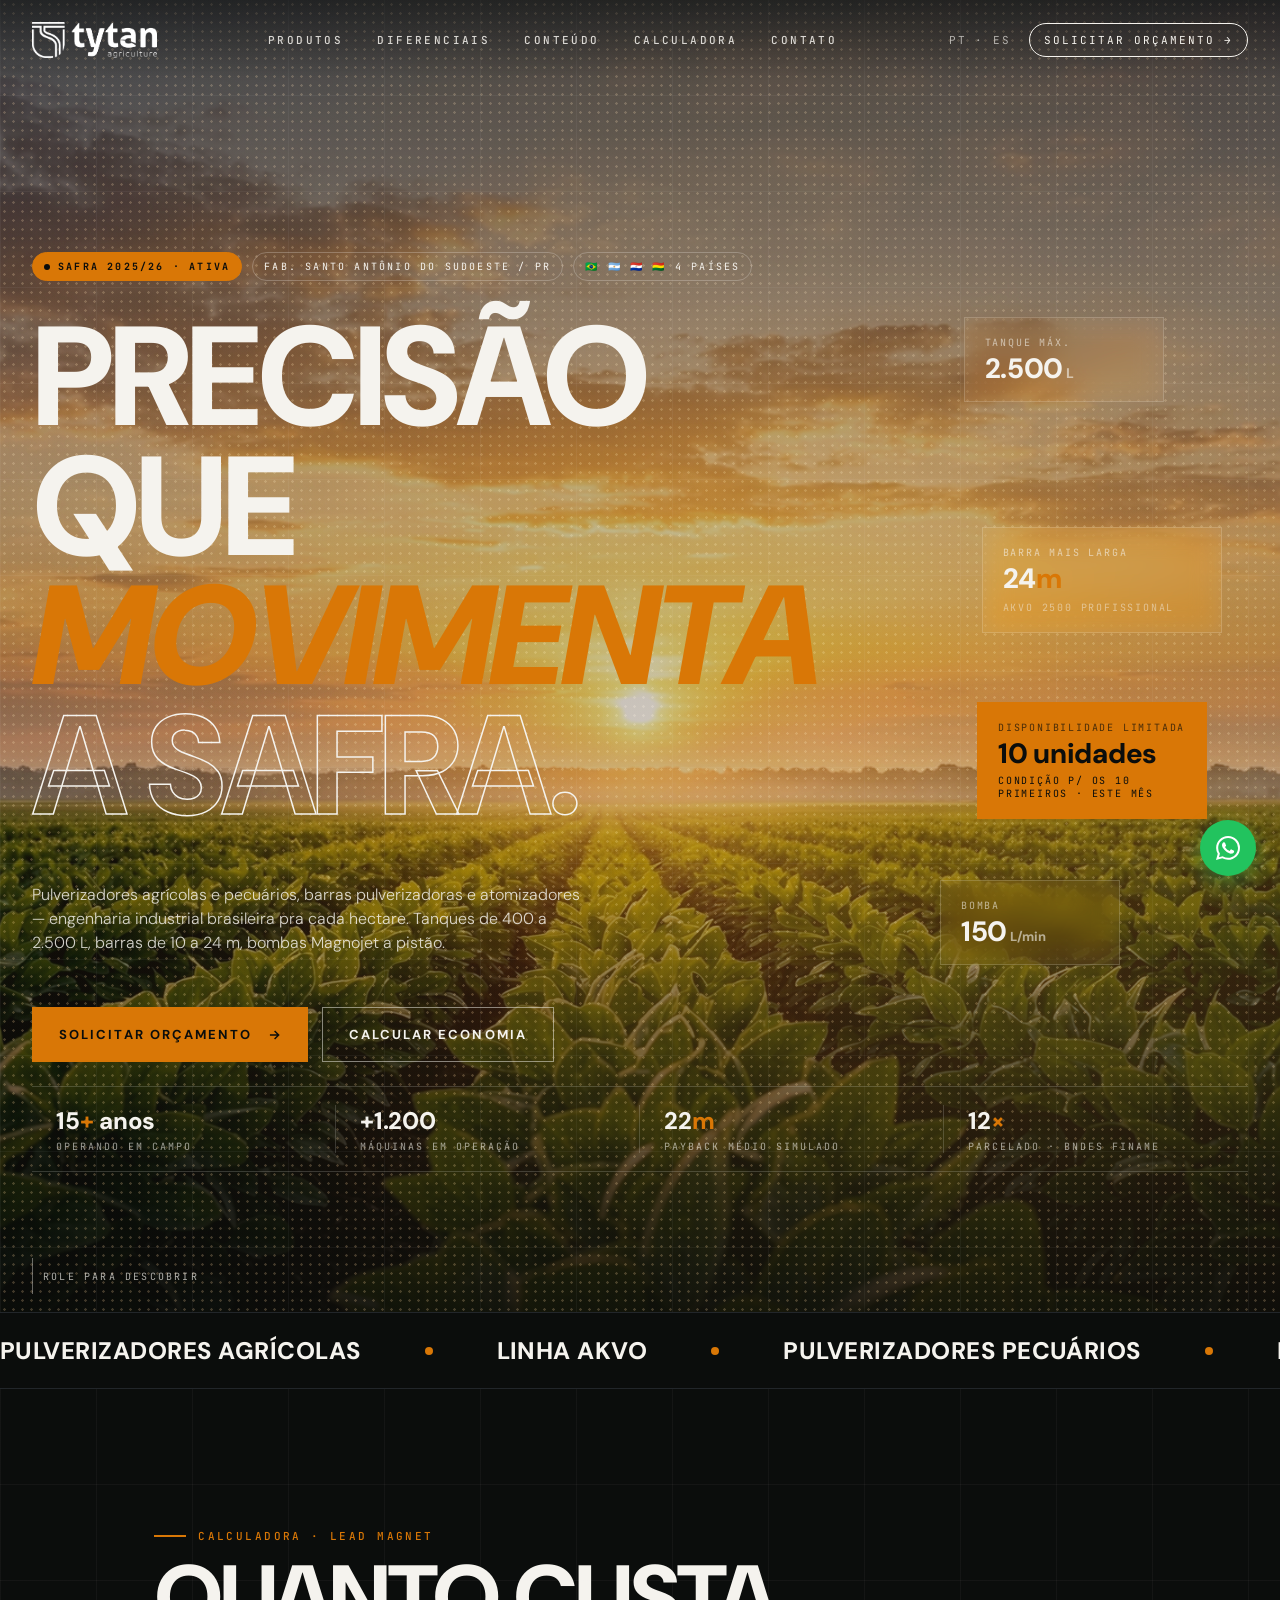
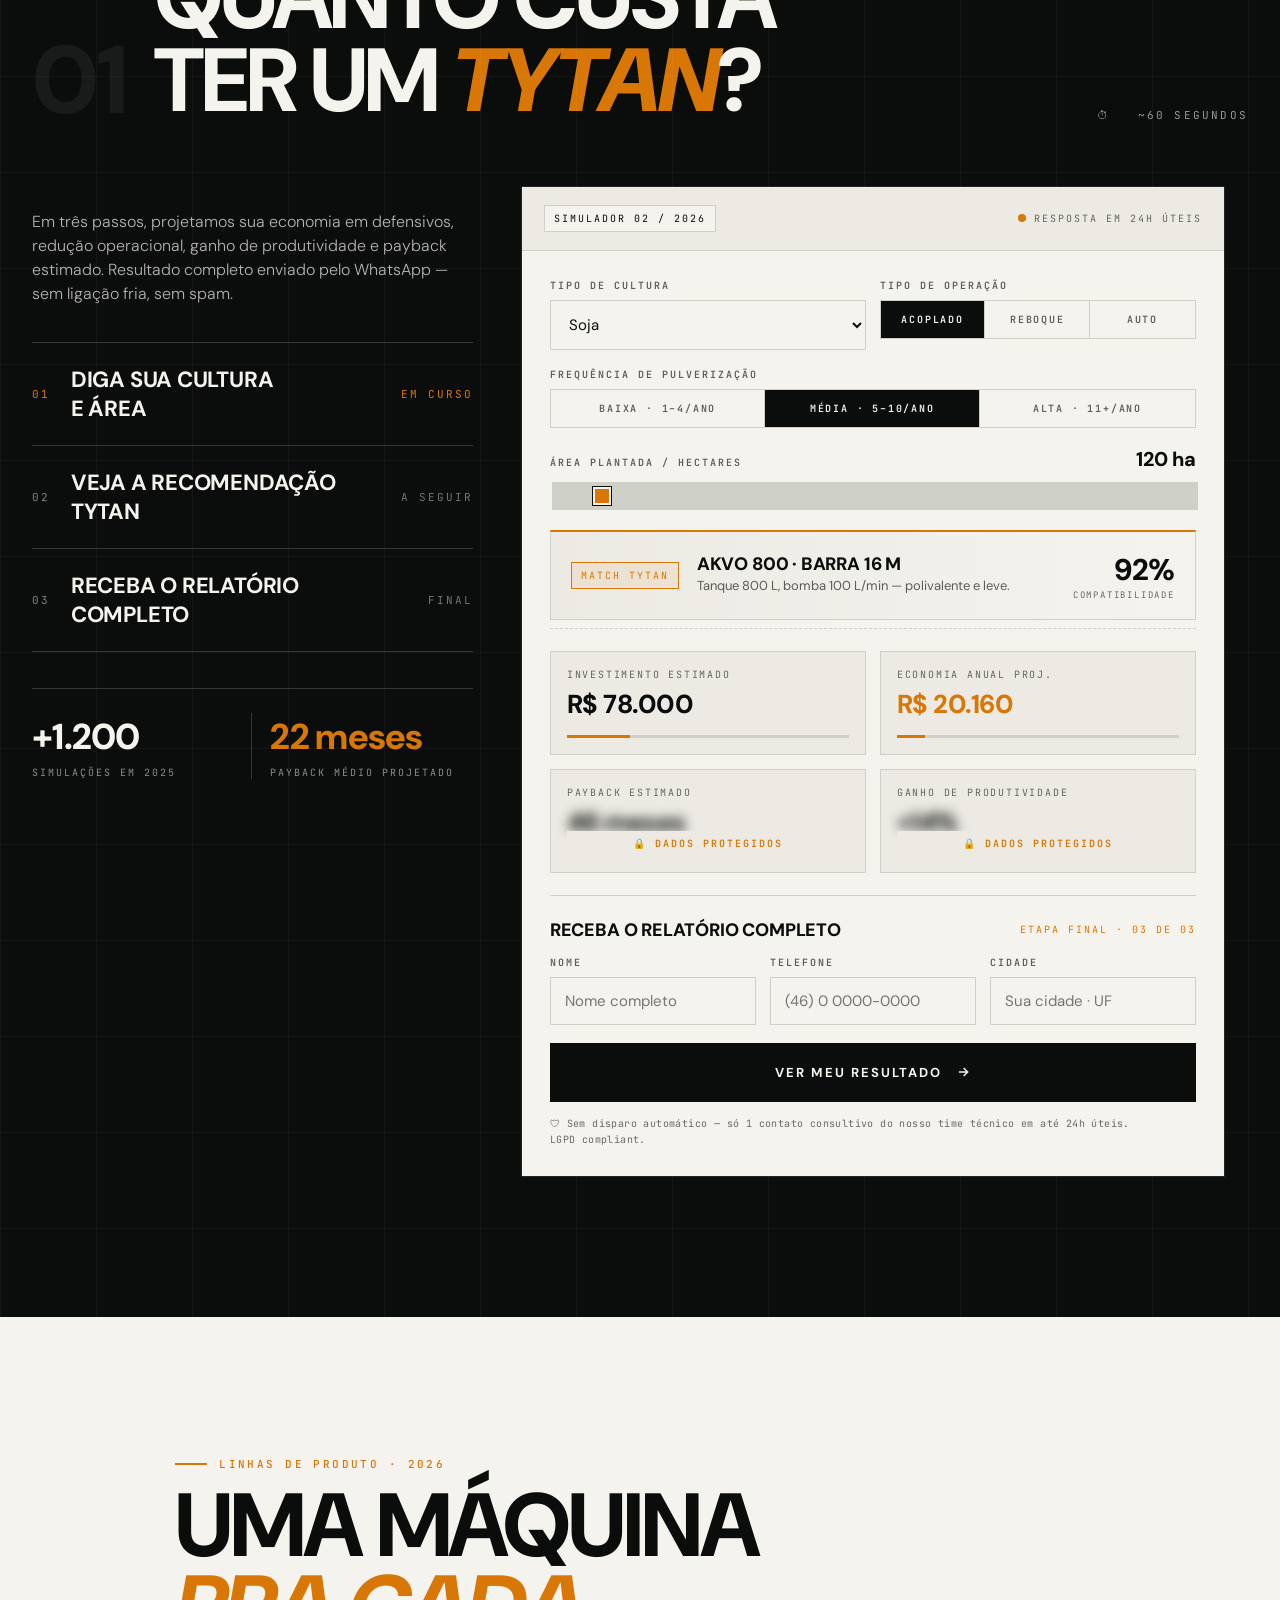
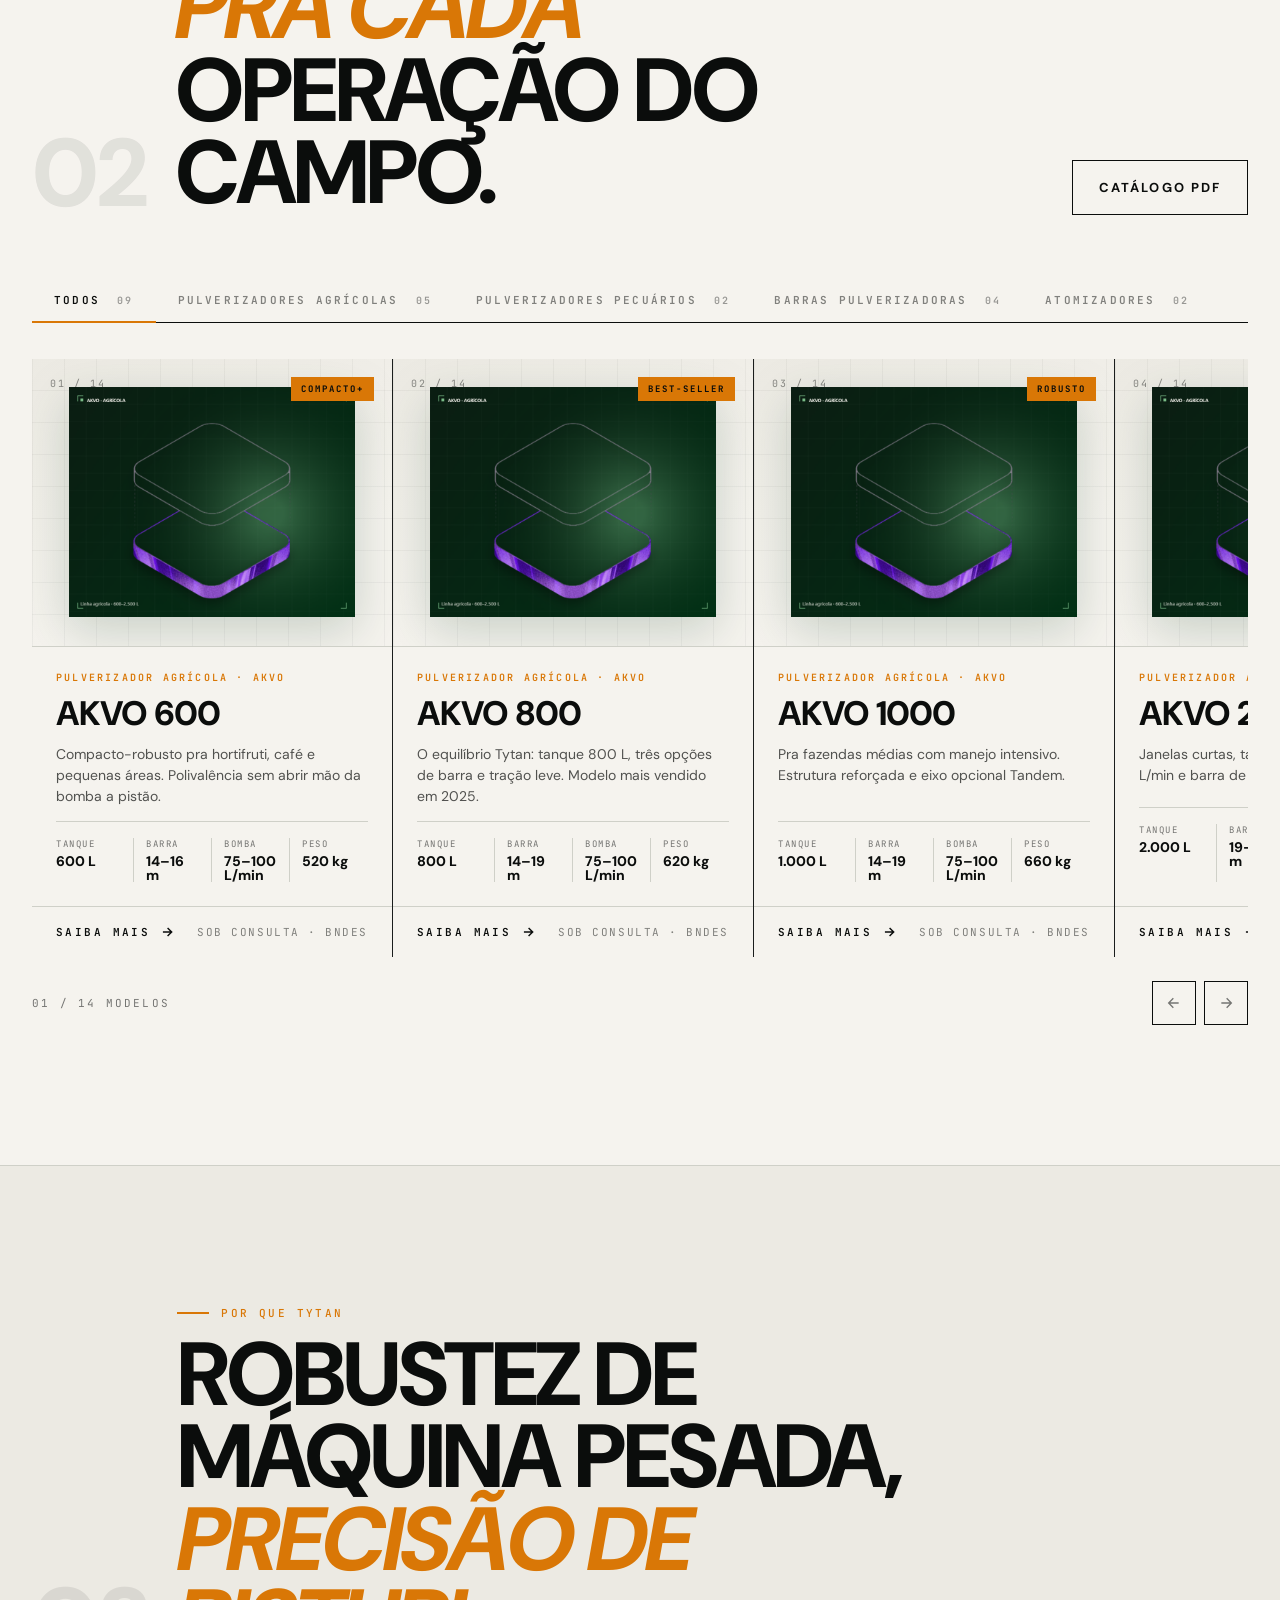
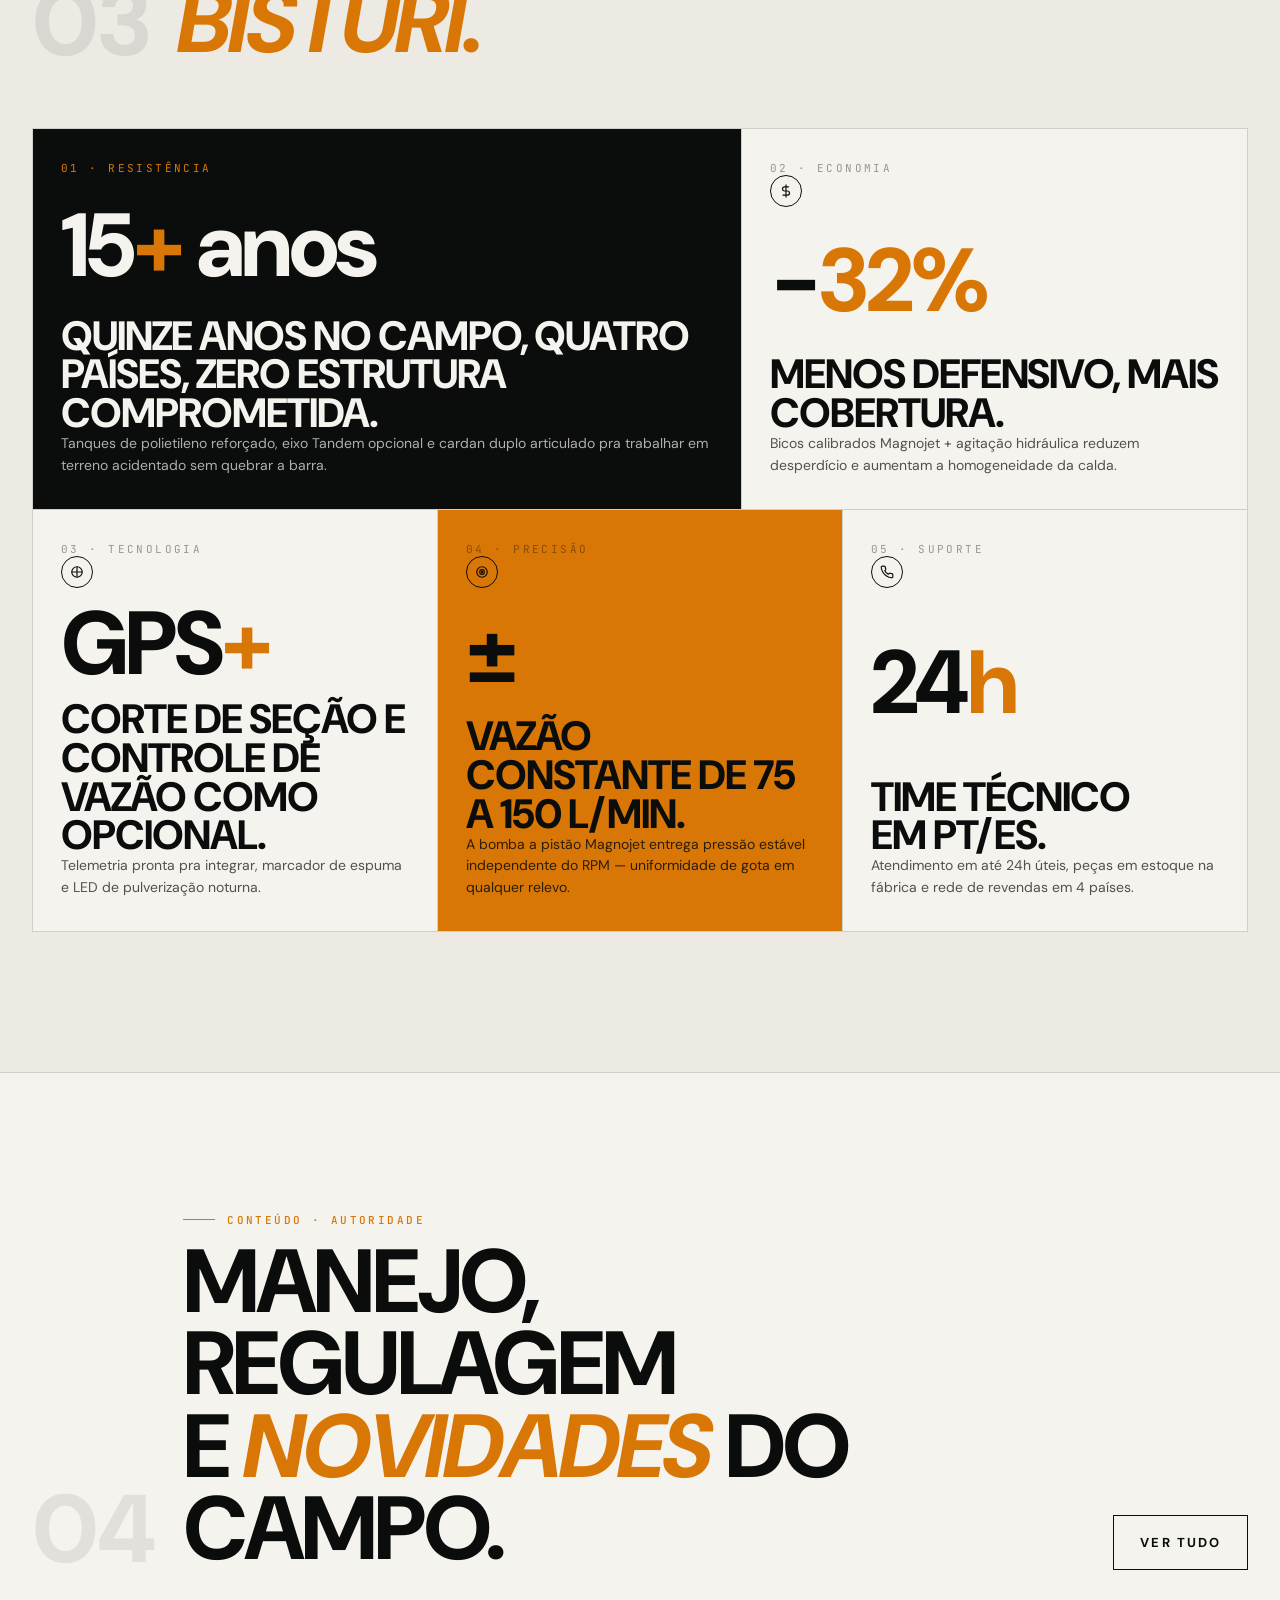
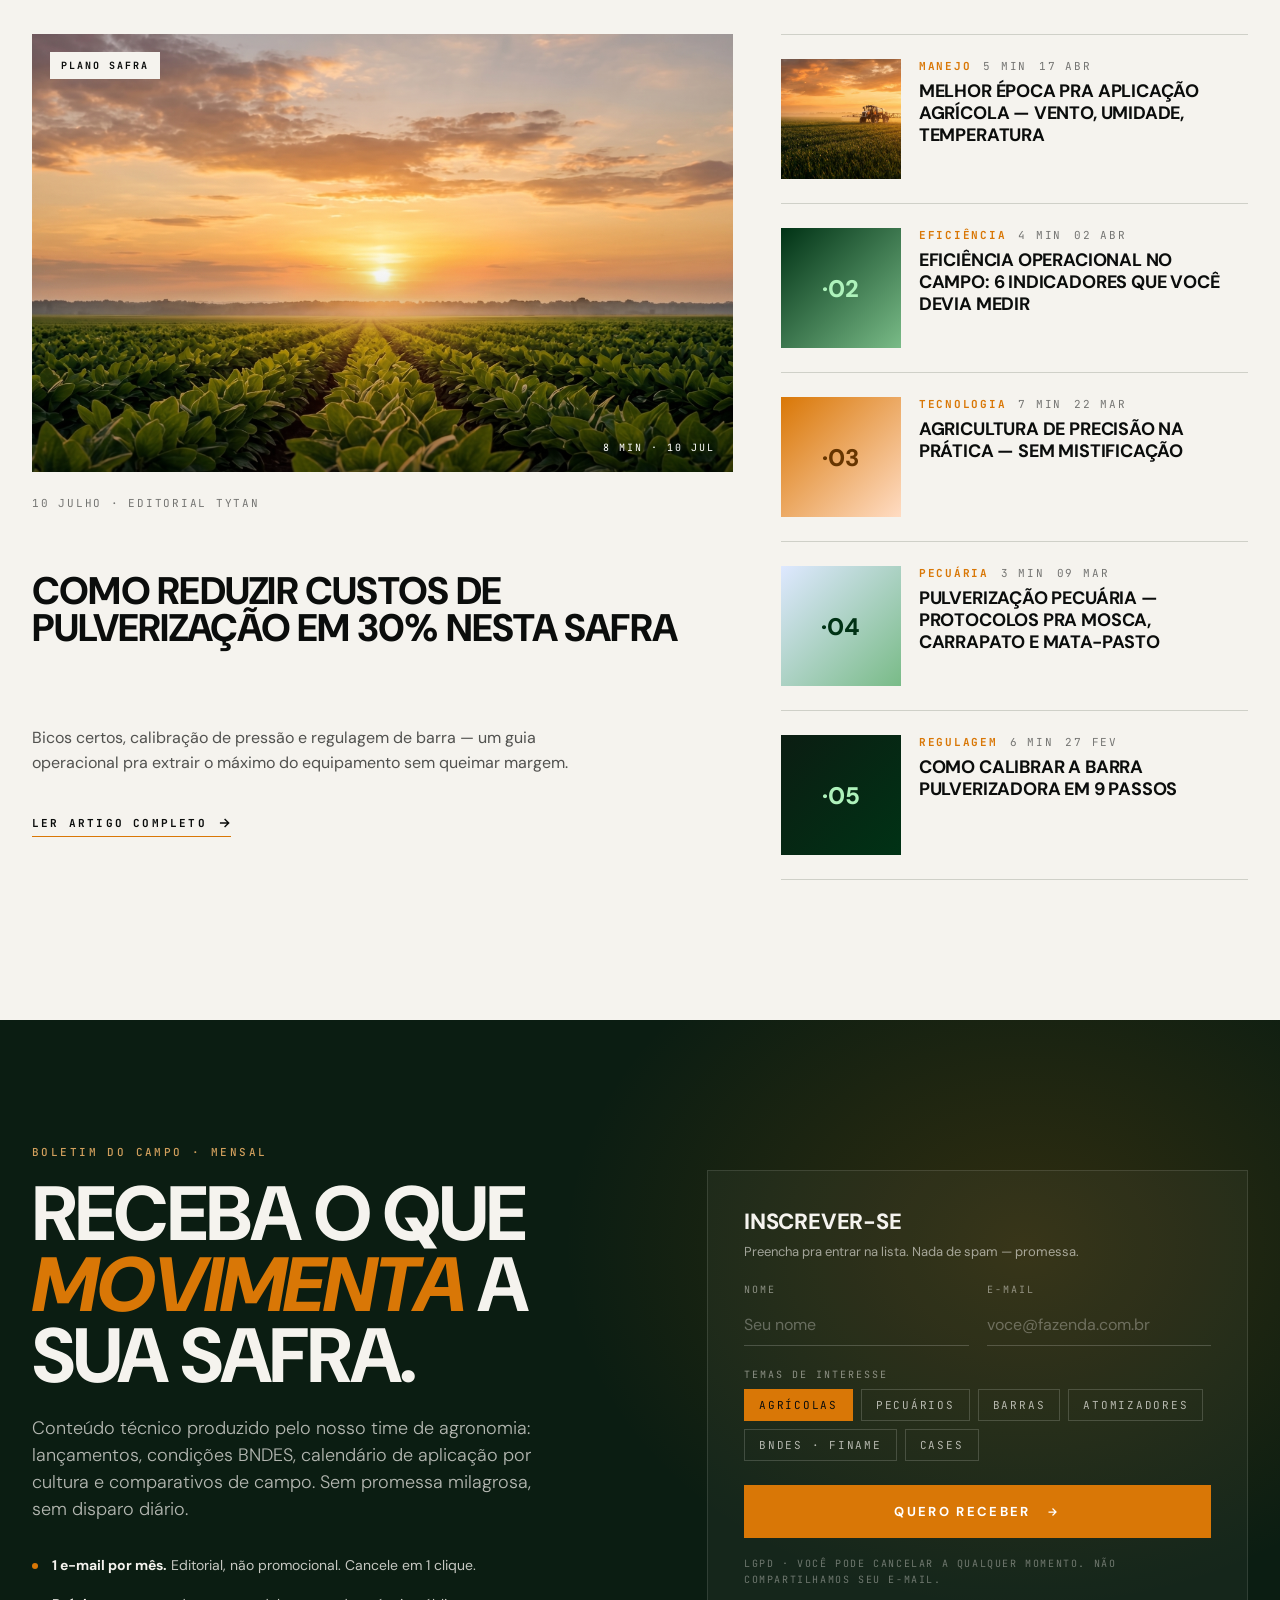
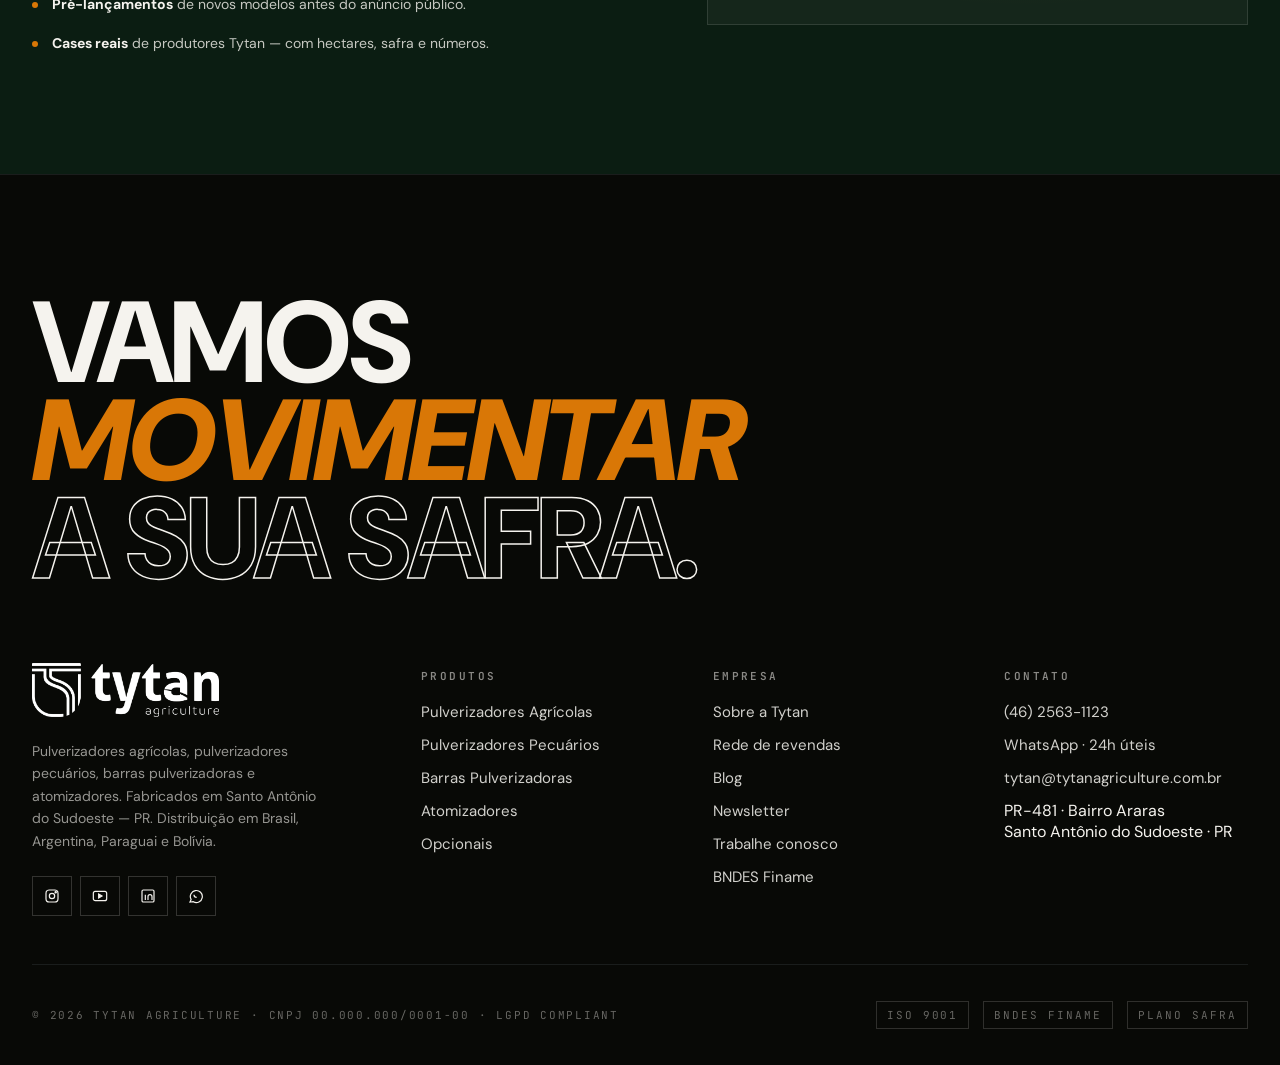
<file: print.html>
<!doctype html>
<html lang="pt-BR">
<head>
<meta charset="UTF-8" />
<meta name="viewport" content="width=device-width, initial-scale=1" />
<title>Tytan Agriculture — Precisão que movimenta a safra</title>
<link rel="preconnect" href="https://fonts.googleapis.com" />
<link rel="preconnect" href="https://fonts.gstatic.com" crossorigin />
<link href="https://fonts.googleapis.com/css2?family=JetBrains+Mono:wght@400;500;600&display=swap" rel="stylesheet" />
<link rel="stylesheet" href="project/colors_and_type.css" />
<style>
  :root{
    --bg:#0b0d0c;
    --ink:#0b0d0c;
    --ink-2:#1a1d1c;
    --paper:#f5f3ee;
    --paper-2:#eceae3;
    --line:#22262a;
    --line-soft:#cfd0c8;
    --green:#003215;
    --green-700:#004b23;
    --green-300:#79bb87;
    --green-100:#aef2bb;
    --copper:#d97706;
    --copper-2:#f08a14;
    --copper-d:#b75f00;
    --r:.25rem;
    --r-lg:.5rem;
    --container:1320px;
    --mono:'JetBrains Mono', ui-monospace, monospace;
    /* --display & --body inherited from colors_and_type.css (DM Sans variable) */
  }
  *{box-sizing:border-box}
  html,body{margin:0;padding:0;background:var(--paper);color:var(--ink);font-family:var(--body);-webkit-font-smoothing:antialiased;text-wrap:pretty;}
  img{max-width:100%;display:block}
  a{color:inherit;text-decoration:none}
  button{font:inherit;cursor:pointer;border:0;background:transparent;color:inherit}
  ::selection{background:var(--copper);color:#fff}
  .container{max-width:var(--container);margin:0 auto;padding:0 32px}
  @media(max-width:640px){.container{padding:0 20px}}

  /* ═════ TYPE ═════ */
  .display{font-family:var(--display);font-weight:800;letter-spacing:-.035em;line-height:.92;text-transform:uppercase}
  .h1{font-size:clamp(64px, 11vw, 184px);}
  .h2{font-size:clamp(44px, 7vw, 112px);}
  .h3{font-family:var(--display);font-weight:800;font-size:clamp(28px,3.6vw,56px);line-height:.98;letter-spacing:-.02em;text-transform:uppercase}
  .lede{font-family:var(--body);font-size:clamp(16px,1.25vw,20px);line-height:1.5;font-weight:300;color:rgba(11,13,12,.78)}
  .eyebrow{font-family:var(--mono);font-size:11px;font-weight:500;letter-spacing:.22em;text-transform:uppercase}
  .label{font-family:var(--mono);font-size:11px;font-weight:500;letter-spacing:.18em;text-transform:uppercase;color:rgba(11,13,12,.55)}
  .meta{font-family:var(--mono);font-size:11px;letter-spacing:.16em;text-transform:uppercase}

  /* ═════ HEADER ═════ */
  header.site{position:fixed;top:0;left:0;right:0;z-index:80}
  header.site::before{content:"";position:absolute;inset:0;background:linear-gradient(180deg,rgba(11,13,12,.55) 0%, rgba(11,13,12,0) 100%);pointer-events:none}
  header.site .row{position:relative;display:flex;align-items:center;justify-content:space-between;height:80px;color:#f5f3ee}
  .brand{display:inline-flex;align-items:center;height:42px}
  .brand img{height:36px;width:auto;display:block}
  .brand--light img{filter:brightness(0) invert(1)}
  .nav-c{display:flex;gap:34px}
  .nav-c a{font-family:var(--mono);font-size:11px;letter-spacing:.22em;text-transform:uppercase;font-weight:500;color:#f5f3ee;opacity:.85}
  .nav-c a:hover{opacity:1}
  @media(max-width:880px){.nav-c{display:none}}
  .head-cta{display:flex;align-items:center;gap:18px;font-family:var(--mono);font-size:11px;letter-spacing:.18em;text-transform:uppercase}
  .head-cta .pill{padding:9px 14px;border:1px solid currentColor;border-radius:9999px}
  .head-cta .pill:hover{background:#f5f3ee;color:var(--ink)}

  /* ═════ HERO ═════ */
  .hero{position:relative;min-height:100vh;background:#0a0b09;color:#f5f3ee;overflow:hidden;isolation:isolate}
  .hero .bg{position:absolute;inset:0;z-index:0;
    background:
      radial-gradient(120% 80% at 60% 35%, rgba(217,119,6,.42), transparent 55%),
      radial-gradient(120% 80% at 80% 80%, rgba(255, 158, 41,.30), transparent 60%),
      linear-gradient(180deg, #0a0b09 0%, #160e07 60%, #0a0b09 100%);
  }
  .hero .photo{position:absolute;inset:0;z-index:1;background:url('project/assets/sprayer-action.png') center 55%/cover no-repeat;mix-blend-mode:screen;opacity:.78;filter:contrast(1.05) saturate(1.05)}
  .hero .haze{position:absolute;inset:0;z-index:2;background:linear-gradient(180deg,rgba(10,11,9,.55) 0%, rgba(10,11,9,.15) 35%, rgba(10,11,9,.05) 60%, rgba(10,11,9,.85) 100%)}
  .hero .grid{position:absolute;inset:0;z-index:3;pointer-events:none;
    background-image:
      linear-gradient(0deg, rgba(255,255,255,.045) 1px, transparent 1px),
      linear-gradient(90deg, rgba(255,255,255,.045) 1px, transparent 1px);
    background-size:96px 96px;
  }
  .hero .dust{position:absolute;inset:0;z-index:4;pointer-events:none;opacity:.4;mix-blend-mode:screen;
    background-image:radial-gradient(rgba(255,210,150,.55) 1px, transparent 1.5px);
    background-size:9px 9px;
    animation:drift 18s linear infinite;
  }
  @keyframes drift{from{background-position:0 0}to{background-position:240px -300px}}

  .hero .frame{position:relative;z-index:10;min-height:100vh;display:grid;grid-template-rows:80px 1fr auto;}
  .hero .stage{display:grid;grid-template-columns:1.05fr .95fr;gap:48px;padding:32px 0 24px;align-items:end}
  @media(max-width:980px){.hero .stage{grid-template-columns:1fr;gap:24px}}

  .hero .badge-row{display:flex;flex-wrap:wrap;gap:10px;margin-bottom:32px;align-items:center}
  .hero .badge-row span{padding:7px 11px;border:1px solid rgba(245,243,238,.25);border-radius:9999px;font-family:var(--mono);font-size:10px;letter-spacing:.22em;text-transform:uppercase;color:#f5f3ee}
  .hero .badge-row .live{background:var(--copper);border-color:var(--copper);color:#0b0d0c;font-weight:700}
  .hero .badge-row .live::before{content:"";width:6px;height:6px;border-radius:50%;background:#0b0d0c;display:inline-block;margin-right:8px;vertical-align:middle;animation:bk 1.4s infinite}
  @keyframes bk{50%{opacity:.3}}

  .hero h1.h1{margin:0;color:#f5f3ee}
  .hero h1.h1 .ink{display:inline-block}
  .hero h1.h1 em{font-style:normal;color:var(--copper);font-style:italic;font-weight:900}
  .hero h1.h1 .stk{-webkit-text-stroke:1.5px #f5f3ee;color:transparent}

  .hero .sub{display:grid;grid-template-columns:1fr;gap:28px;margin-top:36px;max-width:560px}
  .hero .sub .lede{color:rgba(245,243,238,.84)}
  .hero .ctas{display:flex;gap:14px;flex-wrap:wrap;margin-top:8px}
  .btn{display:inline-flex;align-items:center;gap:14px;padding:18px 26px;border-radius:0;font-family:var(--display);font-weight:700;font-size:13px;letter-spacing:.16em;text-transform:uppercase;transition:.18s ease;border:1.5px solid transparent}
  .btn .arr{width:14px;height:14px;transition:transform .25s}
  .btn:hover .arr{transform:translateX(4px)}
  .btn-primary{background:var(--copper);color:#0b0d0c;border-color:var(--copper)}
  .btn-primary:hover{background:var(--copper-2);border-color:var(--copper-2)}
  .btn-ghost{background:transparent;color:#f5f3ee;border-color:rgba(245,243,238,.5)}
  .btn-ghost:hover{background:#f5f3ee;color:#0b0d0c}
  .btn-ink{background:var(--ink);color:#f5f3ee;border-color:var(--ink)}
  .btn-ink:hover{background:var(--copper);border-color:var(--copper);color:#0b0d0c}
  .btn-outline-ink{background:transparent;color:var(--ink);border-color:var(--ink)}
  .btn-outline-ink:hover{background:var(--ink);color:#f5f3ee}

  /* hero floating cards */
  .hero .stat-strip{position:relative;height:100%;min-height:520px}
  @media(max-width:980px){.hero .stat-strip{min-height:340px}}
  .hcard{position:absolute;background:rgba(245,243,238,.05);backdrop-filter:blur(14px) saturate(140%);-webkit-backdrop-filter:blur(14px);border:1px solid rgba(245,243,238,.18);padding:18px 20px;color:#f5f3ee;animation:float 6s ease-in-out infinite}
  .hcard.b{animation-delay:-2s}
  .hcard.c{animation-delay:-4s}
  @keyframes float{0%,100%{transform:translateY(0)}50%{transform:translateY(-8px)}}
  .hcard .lab{font-family:var(--mono);font-size:10px;letter-spacing:.18em;text-transform:uppercase;color:rgba(245,243,238,.62)}
  .hcard .val{font-family:var(--display);font-weight:800;font-size:28px;letter-spacing:-.01em;line-height:1;margin-top:6px}
  .hcard .val em{font-style:normal;color:var(--copper)}
  .hcard.a{top:8%;right:18%;width:200px}
  .hcard.b{top:34%;right:2%;width:240px}
  .hcard.c{bottom:12%;right:30%;width:180px}
  .hcard.d{bottom:30%;right:6%;width:230px;background:var(--copper);border-color:var(--copper);color:#0b0d0c}
  .hcard.d .lab{color:rgba(11,13,12,.7)}

  .hero .ticker{border-top:1px solid rgba(245,243,238,.18);border-bottom:1px solid rgba(245,243,238,.18);padding:18px 0;display:grid;grid-template-columns:repeat(4,1fr);gap:0}
  @media(max-width:880px){.hero .ticker{grid-template-columns:repeat(2,1fr)}}
  .hero .ticker .c{display:flex;flex-direction:column;gap:4px;padding:0 24px;border-right:1px solid rgba(245,243,238,.18)}
  .hero .ticker .c:last-child{border-right:0}
  .hero .ticker .v{font-family:var(--display);font-weight:800;font-size:24px;letter-spacing:-.01em}
  .hero .ticker .v em{font-style:normal;color:var(--copper)}
  .hero .ticker .l{font-family:var(--mono);font-size:10px;letter-spacing:.2em;text-transform:uppercase;color:rgba(245,243,238,.62)}

  .hero .scrolldown{position:absolute;bottom:18px;left:32px;z-index:11;font-family:var(--mono);font-size:10px;letter-spacing:.22em;text-transform:uppercase;color:rgba(245,243,238,.7);display:flex;align-items:center;gap:10px}
  .hero .scrolldown::before{content:"";width:1px;height:36px;background:rgba(245,243,238,.4);animation:scroll 1.6s ease-in-out infinite}
  @keyframes scroll{0%{transform:scaleY(.2);transform-origin:top}50%{transform:scaleY(1);transform-origin:top}51%{transform:scaleY(1);transform-origin:bottom}100%{transform:scaleY(0);transform-origin:bottom}}

  /* ═════ MARQUEE ═════ */
  .marquee{background:var(--ink);color:var(--paper);overflow:hidden;border-top:1px solid var(--line);border-bottom:1px solid var(--line)}
  .marquee .track{display:flex;gap:64px;padding:22px 0;white-space:nowrap;animation:tick 40s linear infinite;font-family:var(--display);font-weight:800;font-size:24px;letter-spacing:.02em;text-transform:uppercase}
  .marquee .track span{display:inline-flex;align-items:center;gap:64px}
  .marquee .track i{font-style:normal;color:var(--copper)}
  .marquee .dot{width:8px;height:8px;background:var(--copper);display:inline-block;border-radius:50%}
  @keyframes tick{from{transform:translateX(0)}to{transform:translateX(-50%)}}

  /* ═════ SECTION CHROME ═════ */
  section{padding:140px 0;position:relative}
  @media(max-width:880px){section{padding:88px 0}}
  .secnum{display:flex;align-items:flex-end;justify-content:space-between;gap:40px;margin-bottom:64px}
  .secnum .l{display:flex;align-items:flex-end;gap:28px}
  .secnum .num{font-family:var(--display);font-weight:800;font-size:96px;line-height:.85;letter-spacing:-.02em;color:var(--ink);opacity:.08}
  .secnum .ttl{max-width:780px}
  .secnum .ttl .eyebrow{display:flex;align-items:center;gap:12px;color:var(--copper);margin-bottom:14px}
  .secnum .ttl .eyebrow::before{content:"";width:32px;height:1.5px;background:var(--copper)}
  .secnum .ttl h2{margin:0;color:var(--ink)}
  .secnum .r{align-self:flex-end;display:flex;gap:10px}
  @media(max-width:880px){.secnum{flex-direction:column;align-items:flex-start;gap:18px;margin-bottom:40px}.secnum .num{display:none}}

  /* ═════ CALCULATOR ═════ */
  .calc{background:var(--ink);color:var(--paper);position:relative;overflow:hidden}
  .calc::before{content:"";position:absolute;inset:0;
    background-image:
      linear-gradient(0deg, rgba(245,243,238,.04) 1px, transparent 1px),
      linear-gradient(90deg, rgba(245,243,238,.04) 1px, transparent 1px);
    background-size:96px 96px;pointer-events:none}
  .calc .secnum .num{color:var(--paper);opacity:.06}
  .calc .secnum .ttl h2{color:var(--paper)}
  .calc .secnum .ttl .eyebrow{color:var(--copper)}
  .calc-grid{display:grid;grid-template-columns:.95fr 1.05fr;gap:48px;align-items:start;position:relative;z-index:2}
  @media(max-width:980px){.calc-grid{grid-template-columns:1fr;gap:32px}}

  .calc .left h2 .stk{-webkit-text-stroke:1.5px var(--paper);color:transparent}
  .calc .left .lede{color:rgba(245,243,238,.7);max-width:540px;margin:24px 0 36px}

  .steps{display:grid;gap:0;border-top:1px solid rgba(245,243,238,.18)}
  .steps .step{padding:22px 0;border-bottom:1px solid rgba(245,243,238,.18);display:grid;grid-template-columns:auto 1fr auto;gap:20px;align-items:center;transition:.2s}
  .steps .step .n{font-family:var(--mono);font-size:11px;letter-spacing:.22em;color:rgba(245,243,238,.5)}
  .steps .step .t{font-family:var(--display);font-weight:700;font-size:22px;letter-spacing:-.01em;text-transform:uppercase}
  .steps .step .d{display:none}
  .steps .step .x{font-family:var(--mono);font-size:11px;letter-spacing:.18em;text-transform:uppercase;color:rgba(245,243,238,.45)}
  .steps .step.on .n{color:var(--copper)}
  .steps .step.on .x{color:var(--copper)}

  .panel{background:var(--paper);color:var(--ink);border:1px solid var(--line);border-radius:0}
  .panel .head{display:flex;align-items:center;justify-content:space-between;padding:18px 22px;border-bottom:1px solid var(--line-soft);background:var(--paper-2)}
  .panel .head .pill{font-family:var(--mono);font-size:10px;letter-spacing:.2em;text-transform:uppercase;color:var(--ink);background:var(--paper);border:1px solid var(--line-soft);padding:6px 9px}
  .panel .head .ind{font-family:var(--mono);font-size:10px;letter-spacing:.2em;text-transform:uppercase;color:rgba(11,13,12,.6);display:inline-flex;align-items:center;gap:8px}
  .panel .head .ind .d{width:8px;height:8px;border-radius:50%;background:var(--copper);animation:bk 1.6s infinite}
  .panel .body{padding:28px}

  .field{display:flex;flex-direction:column;gap:8px;margin-bottom:18px}
  .field label{font-family:var(--mono);font-size:10px;letter-spacing:.2em;text-transform:uppercase;font-weight:600;color:rgba(11,13,12,.65)}
  .field input,.field select{font:inherit;font-size:15px;padding:13px 14px;border:1px solid var(--line-soft);border-radius:0;background:var(--paper);color:var(--ink);transition:.15s}
  .field input:focus,.field select:focus{outline:0;border-color:var(--ink);box-shadow:inset 0 0 0 1px var(--ink)}
  .seg{display:grid;grid-template-columns:repeat(3,1fr);border:1px solid var(--line-soft)}
  .seg button{padding:12px 8px;background:var(--paper);font-family:var(--mono);font-size:10px;font-weight:600;letter-spacing:.18em;text-transform:uppercase;color:rgba(11,13,12,.65);border-right:1px solid var(--line-soft);transition:.15s}
  .seg button:last-child{border-right:0}
  .seg button[aria-pressed="true"]{background:var(--ink);color:var(--paper)}
  .row2{display:grid;grid-template-columns:1fr 1fr;gap:14px}
  .slider-row .top{display:flex;justify-content:space-between;align-items:baseline}
  .slider-row .v{font-family:var(--display);font-weight:800;font-size:20px;letter-spacing:-.01em}
  .slider-row input[type=range]{-webkit-appearance:none;appearance:none;width:100%;height:2px;background:var(--line-soft);border-radius:0}
  .slider-row input[type=range]::-webkit-slider-thumb{-webkit-appearance:none;appearance:none;width:18px;height:18px;border-radius:0;background:var(--copper);border:2px solid var(--paper);cursor:pointer;box-shadow:0 0 0 1px var(--ink)}
  .slider-row input[type=range]::-moz-range-thumb{width:18px;height:18px;border-radius:0;background:var(--copper);border:2px solid var(--paper);cursor:pointer}

  .gauges{margin-top:8px;border-top:1px dashed var(--line-soft);padding-top:22px;display:grid;grid-template-columns:repeat(2,1fr);gap:14px}
  .gauge{background:var(--paper-2);border:1px solid var(--line-soft);padding:16px;position:relative}
  .gauge .k{font-family:var(--mono);font-size:10px;letter-spacing:.18em;text-transform:uppercase;color:rgba(11,13,12,.6)}
  .gauge .v{font-family:var(--display);font-weight:800;font-size:26px;letter-spacing:-.02em;margin-top:6px;color:var(--ink)}
  .gauge .v em{color:var(--copper);font-style:normal}
  .gauge .bar{height:3px;background:var(--line-soft);margin-top:14px;position:relative;overflow:hidden}
  .gauge .bar i{position:absolute;left:0;top:0;bottom:0;background:var(--copper);transition:width .5s cubic-bezier(.2,.7,.2,1)}
  .gauge.locked .v{filter:blur(6px);user-select:none}
  .gauge.locked::after{content:"🔒 dados protegidos";position:absolute;left:16px;right:16px;bottom:16px;text-align:center;font-family:var(--mono);font-size:10px;letter-spacing:.2em;text-transform:uppercase;color:var(--copper);font-weight:600;background:var(--paper-2);padding:6px 0}
  .gauges.unlocked .gauge.locked{filter:none}
  .gauges.unlocked .gauge.locked .v{filter:none}
  .gauges.unlocked .gauge.locked::after{content:""}

  .recommend{display:grid;grid-template-columns:auto 1fr auto;gap:18px;align-items:center;background:linear-gradient(90deg, var(--paper-2), var(--paper));border-top:2px solid var(--copper);border-bottom:1px solid var(--line-soft);border-left:1px solid var(--line-soft);border-right:1px solid var(--line-soft);padding:18px 20px;margin-top:18px}
  .recommend .badge{font-family:var(--mono);font-size:10px;letter-spacing:.2em;text-transform:uppercase;color:var(--copper);background:rgba(217,119,6,.08);padding:6px 9px;border:1px solid var(--copper)}
  .recommend .name{font-family:var(--display);font-weight:800;font-size:18px;letter-spacing:-.01em;line-height:1;margin-bottom:4px;text-transform:uppercase}
  .recommend .desc{font-size:13px;color:rgba(11,13,12,.65);line-height:1.4}
  .recommend .match{text-align:right}
  .recommend .match .v{font-family:var(--display);font-weight:800;font-size:30px;letter-spacing:-.02em}
  .recommend .match .l{font-family:var(--mono);font-size:9px;letter-spacing:.2em;text-transform:uppercase;color:rgba(11,13,12,.6)}

  .lead{margin-top:22px;padding-top:22px;border-top:1px solid var(--line-soft)}
  .lead .head-l{display:flex;justify-content:space-between;align-items:center;margin-bottom:14px}
  .lead .head-l h4{font-family:var(--display);font-size:18px;font-weight:800;text-transform:uppercase;letter-spacing:-.01em;margin:0}
  .lead .head-l .step-num{font-family:var(--mono);font-size:10px;letter-spacing:.2em;text-transform:uppercase;color:var(--copper)}
  .row3{display:grid;grid-template-columns:1.2fr 1fr 1fr;gap:14px}
  @media(max-width:560px){.row3{grid-template-columns:1fr}}
  .privacy{font-family:var(--mono);font-size:10px;color:rgba(11,13,12,.6);margin-top:14px;line-height:1.6;letter-spacing:.04em}
  .success{padding:28px 22px;border:1px dashed var(--green-700);background:#f0fff4;text-align:center}
  .success .icon{width:54px;height:54px;border:2px solid var(--green-700);border-radius:50%;display:grid;place-items:center;margin:0 auto 14px;color:var(--green-700);animation:pop .6s cubic-bezier(.2,1.4,.4,1)}
  @keyframes pop{0%{transform:scale(.4);opacity:0}100%{transform:scale(1);opacity:1}}
  .success h4{font-family:var(--display);font-weight:800;font-size:24px;letter-spacing:-.01em;text-transform:uppercase;margin:0 0 8px}
  .success p{font-size:14px;color:rgba(11,13,12,.65);margin:0;line-height:1.5}
  .success .crm-line{display:inline-flex;align-items:center;gap:8px;margin-top:14px;font-family:var(--mono);font-size:10px;letter-spacing:.2em;text-transform:uppercase;color:var(--green-700)}
  .success .crm-line .d{width:8px;height:8px;border-radius:50%;background:var(--green-700);animation:bk 1.4s infinite}

  /* ═════ PRODUCTS ═════ */
  .prods{background:var(--paper)}
  .prod-tabs{display:flex;gap:0;border-bottom:1px solid var(--ink);margin-bottom:36px;flex-wrap:wrap}
  .prod-tabs button{padding:14px 22px;background:transparent;font-family:var(--mono);font-size:11px;letter-spacing:.2em;text-transform:uppercase;font-weight:600;color:rgba(11,13,12,.5);border-bottom:2px solid transparent;margin-bottom:-1px;transition:.15s}
  .prod-tabs button[aria-pressed="true"]{color:var(--ink);border-bottom-color:var(--copper)}
  .prod-tabs button:hover{color:var(--ink)}
  .prod-tabs button .ct{margin-left:8px;font-size:10px;color:rgba(11,13,12,.4)}

  .prod-rail{display:grid;grid-auto-flow:column;grid-auto-columns:minmax(360px, 1fr);gap:1px;background:var(--ink-2);overflow-x:auto;scroll-snap-type:x mandatory;scrollbar-width:thin;scrollbar-color:var(--ink) var(--paper)}
  .prod-rail::-webkit-scrollbar{height:6px}
  .prod-rail::-webkit-scrollbar-thumb{background:var(--ink)}
  @media(max-width:880px){.prod-rail{grid-auto-columns:minmax(85%,1fr)}}

  .pcard{background:var(--paper);scroll-snap-align:start;display:flex;flex-direction:column;position:relative;min-height:540px;transition:.3s}
  .pcard:hover{background:var(--paper-2)}
  .pcard .nu{position:absolute;top:18px;left:18px;font-family:var(--mono);font-size:10px;letter-spacing:.2em;text-transform:uppercase;color:rgba(11,13,12,.45);z-index:2}
  .pcard .ribbon{position:absolute;top:18px;right:18px;background:var(--copper);color:#0b0d0c;font-family:var(--mono);font-size:9px;letter-spacing:.22em;text-transform:uppercase;font-weight:700;padding:6px 10px;z-index:2}
  .pcard .img{aspect-ratio:5/4;display:flex;align-items:center;justify-content:center;background:linear-gradient(160deg, var(--paper-2) 0%, var(--paper) 70%);position:relative;overflow:hidden;border-bottom:1px solid var(--line-soft)}
  .pcard .img::before{content:"";position:absolute;inset:0;
    background-image:linear-gradient(0deg, rgba(11,13,12,.04) 1px, transparent 1px),linear-gradient(90deg, rgba(11,13,12,.04) 1px, transparent 1px);
    background-size:32px 32px}
  .pcard .img img{position:relative;z-index:1;max-width:84%;max-height:80%;object-fit:contain;transition:transform .5s cubic-bezier(.2,.7,.2,1);filter:drop-shadow(0 14px 24px rgba(0,50,21,.18))}
  .pcard:hover .img img{transform:scale(1.06)}
  .pcard .info{padding:24px;display:flex;flex-direction:column;flex:1;gap:14px}
  .pcard .cat{font-family:var(--mono);font-size:10px;letter-spacing:.22em;text-transform:uppercase;color:var(--copper);font-weight:600}
  .pcard .name{font-family:var(--display);font-weight:800;font-size:34px;letter-spacing:-.025em;line-height:.95;text-transform:uppercase;margin:0}
  .pcard .blurb{font-size:14px;color:rgba(11,13,12,.7);line-height:1.5;margin:0}
  .pcard .specs{display:grid;grid-template-columns:repeat(4,1fr);gap:0;border-top:1px solid var(--line-soft);padding-top:16px;margin-top:auto}
  .pcard .specs > div{padding-right:12px;border-right:1px solid var(--line-soft)}
  .pcard .specs > div:last-child{border-right:0;padding-right:0;padding-left:12px}
  .pcard .specs > div:not(:first-child){padding-left:12px}
  .pcard .specs .k{font-family:var(--mono);font-size:9px;letter-spacing:.18em;text-transform:uppercase;color:rgba(11,13,12,.55)}
  .pcard .specs .v{font-family:var(--display);font-weight:800;font-size:14px;margin-top:4px;line-height:1}
  .pcard .foot{display:flex;align-items:center;justify-content:space-between;border-top:1px solid var(--line-soft);padding:18px 24px}
  .pcard .foot a{font-family:var(--mono);font-size:11px;letter-spacing:.22em;text-transform:uppercase;color:var(--ink);font-weight:600;display:inline-flex;gap:10px;align-items:center}
  .pcard .foot a .arr{transition:transform .25s}
  .pcard .foot a:hover .arr{transform:translateX(4px)}
  .pcard .foot a:hover{color:var(--copper)}
  .pcard .foot .price{font-family:var(--mono);font-size:11px;color:rgba(11,13,12,.5);letter-spacing:.14em;text-transform:uppercase}

  .rail-nav{display:flex;justify-content:space-between;align-items:center;margin-top:24px;font-family:var(--mono);font-size:11px;letter-spacing:.2em;text-transform:uppercase;color:rgba(11,13,12,.55)}
  .rail-nav .arrows{display:flex;gap:8px}
  .rail-nav .arrows button{width:44px;height:44px;border:1px solid var(--ink);display:grid;place-items:center;transition:.15s}
  .rail-nav .arrows button:hover{background:var(--ink);color:var(--paper)}

  /* ═════ DIFFERENTIATORS ═════ */
  .diffs{background:var(--paper-2);border-top:1px solid var(--line-soft);border-bottom:1px solid var(--line-soft)}
  .diffs-grid{display:grid;grid-template-columns:repeat(12,1fr);gap:1px;background:var(--line-soft);border:1px solid var(--line-soft)}
  .diffs-grid > div{background:var(--paper);padding:32px 28px;display:flex;flex-direction:column;gap:18px;justify-content:space-between;min-height:320px}
  .diff-1{grid-column:span 7;background:var(--ink) !important;color:var(--paper);min-height:380px !important}
  .diff-1 .num{color:var(--copper) !important}
  .diff-1 h3{color:var(--paper)}
  .diff-1 .desc{color:rgba(245,243,238,.7) !important}
  .diff-2{grid-column:span 5}
  .diff-3{grid-column:span 4}
  .diff-4{grid-column:span 4;background:var(--copper) !important;color:#0b0d0c}
  .diff-4 .num{color:#0b0d0c !important;opacity:.4}
  .diff-4 .desc{color:rgba(11,13,12,.85) !important}
  .diff-5{grid-column:span 4}
  @media(max-width:980px){.diffs-grid > div{grid-column:span 12 !important}}

  .diffs-grid .num{font-family:var(--mono);font-size:11px;letter-spacing:.22em;text-transform:uppercase;color:rgba(11,13,12,.4)}
  .diffs-grid h3{font-family:var(--display);font-weight:800;font-size:clamp(28px,3.2vw,46px);letter-spacing:-.025em;line-height:.95;text-transform:uppercase;margin:0}
  .diffs-grid h3 em{color:var(--copper);font-style:italic;font-weight:900}
  .diff-4 h3 em{color:#0b0d0c;text-decoration:underline;text-decoration-thickness:3px}
  .diffs-grid .desc{font-size:14px;line-height:1.55;color:rgba(11,13,12,.7);margin:0}
  .diffs-grid .stat{font-family:var(--display);font-weight:800;font-size:clamp(56px,7vw,104px);letter-spacing:-.04em;line-height:.85}
  .diffs-grid .stat em{color:var(--copper);font-style:normal}
  .diff-1 .stat em{color:var(--copper)}
  .diff-4 .stat{color:#0b0d0c}
  .ico{width:32px;height:32px;display:grid;place-items:center;border:1.5px solid currentColor;border-radius:50%}

  /* ═════ BLOG ═════ */
  .blog{background:var(--paper)}
  .blog-grid{display:grid;grid-template-columns:1.5fr 1fr;gap:48px;align-items:start}
  @media(max-width:980px){.blog-grid{grid-template-columns:1fr;gap:32px}}
  .post-feat{display:flex;flex-direction:column;gap:24px}
  .post-feat .ph{aspect-ratio:16/10;background:var(--paper-2);position:relative;overflow:hidden}
  .post-feat .ph img{width:100%;height:100%;object-fit:cover;transition:transform .8s cubic-bezier(.2,.7,.2,1)}
  .post-feat .ph:hover img{transform:scale(1.04)}
  .post-feat .ph::after{content:"";position:absolute;inset:0;background:linear-gradient(180deg,transparent 50%, rgba(0,0,0,.4));pointer-events:none}
  .post-feat .ph .cat{position:absolute;top:18px;left:18px;background:var(--paper);color:var(--ink);font-family:var(--mono);font-size:10px;letter-spacing:.2em;text-transform:uppercase;font-weight:700;padding:7px 11px;z-index:2}
  .post-feat .ph .read-time{position:absolute;bottom:18px;right:18px;color:#fff;font-family:var(--mono);font-size:10px;letter-spacing:.2em;text-transform:uppercase;z-index:2}
  .post-feat h3.h3{font-size:clamp(28px,3vw,44px)}
  .post-feat .meta{color:rgba(11,13,12,.55)}
  .post-feat .blurb{font-size:16px;color:rgba(11,13,12,.7);line-height:1.55;max-width:560px}
  .post-feat .read-more{display:inline-flex;gap:10px;align-items:center;font-family:var(--mono);font-size:11px;letter-spacing:.2em;text-transform:uppercase;font-weight:700;color:var(--ink);align-self:flex-start;border-bottom:1.5px solid var(--copper);padding-bottom:6px}

  .post-list{display:grid;gap:0;border-top:1px solid var(--line-soft)}
  .post-list article{display:grid;grid-template-columns:120px 1fr;gap:18px;padding:24px 0;border-bottom:1px solid var(--line-soft);transition:.2s}
  .post-list article:hover{background:var(--paper-2);padding-left:12px}
  .post-list article .thumb{aspect-ratio:1;background:var(--paper-2);overflow:hidden}
  .post-list article .thumb img{width:100%;height:100%;object-fit:cover}
  .post-list article .thumb.gen{background:linear-gradient(135deg,#dee8ff,#79bb87);display:flex;align-items:center;justify-content:center;color:var(--green);font-family:var(--display);font-size:24px;font-weight:800}
  .post-list article .info{display:flex;flex-direction:column;gap:8px}
  .post-list article .info .meta{display:flex;gap:12px;color:rgba(11,13,12,.55)}
  .post-list article .info .meta .cat{color:var(--copper);font-weight:700}
  .post-list article h4{font-family:var(--display);font-weight:700;font-size:18px;line-height:1.2;letter-spacing:-.01em;margin:0;text-transform:uppercase}

  /* ═════ NEWSLETTER ═════ */
  .news{background:#0b1d12;color:var(--paper);padding:120px 0;position:relative;overflow:hidden}
  .news::before{content:"";position:absolute;inset:0;background:radial-gradient(60% 80% at 80% 30%, rgba(217,119,6,.18) 0%, transparent 60%);pointer-events:none}
  .news .grid{display:grid;grid-template-columns:1.1fr 1fr;gap:80px;align-items:center;position:relative}
  @media(max-width:880px){.news .grid{grid-template-columns:1fr;gap:48px}}
  .news h2{font-family:var(--display);font-weight:800;font-size:clamp(40px,6vw,88px);letter-spacing:-.03em;line-height:.92;text-transform:uppercase;margin:18px 0 24px}
  .news h2 em{color:var(--copper);font-style:italic;font-weight:900}
  .news p.lede{color:rgba(245,243,238,.72);font-size:18px;max-width:520px;margin:0 0 28px}
  .news .news-form{background:rgba(245,243,238,.04);border:1px solid rgba(245,243,238,.12);padding:36px}
  .news .news-form h4{font-family:var(--display);font-weight:800;font-size:22px;letter-spacing:-.01em;text-transform:uppercase;margin:0 0 6px;color:var(--paper)}
  .news .news-form .sub{font-size:13px;color:rgba(245,243,238,.6);margin:0 0 22px;line-height:1.5}
  .news .news-form label{display:block;font-family:var(--mono);font-size:10px;letter-spacing:.2em;text-transform:uppercase;color:rgba(245,243,238,.5);margin-bottom:8px}
  .news .news-form input{width:100%;background:transparent;border:0;border-bottom:1px solid rgba(245,243,238,.2);color:var(--paper);font-family:var(--body);font-size:16px;padding:10px 0;outline:none;transition:.18s}
  .news .news-form input:focus{border-bottom-color:var(--copper)}
  .news .news-form input::placeholder{color:rgba(245,243,238,.32)}
  .news .news-form .nrow{display:grid;grid-template-columns:1fr 1fr;gap:18px;margin-bottom:22px}
  @media(max-width:520px){.news .news-form .nrow{grid-template-columns:1fr}}
  .news .news-form .topics{display:flex;flex-wrap:wrap;gap:8px;margin-bottom:24px}
  .news .news-form .topics .chip{display:inline-flex;align-items:center;gap:6px;padding:8px 14px;border:1px solid rgba(245,243,238,.18);font-family:var(--mono);font-size:11px;letter-spacing:.16em;text-transform:uppercase;color:rgba(245,243,238,.7);cursor:pointer;transition:.15s;user-select:none}
  .news .news-form .topics .chip[aria-pressed="true"]{background:var(--copper);border-color:var(--copper);color:#0b0d0c}
  .news .news-form button{width:100%;background:var(--copper);color:#fff;font-family:var(--display);font-weight:700;font-size:13px;letter-spacing:.18em;text-transform:uppercase;padding:18px;border:0;cursor:pointer;display:inline-flex;align-items:center;justify-content:center;gap:12px;transition:.2s}
  .news .news-form button:hover{background:var(--copper-2)}
  .news .news-form button:disabled{opacity:.6;cursor:wait}
  .news .news-form .fine{font-family:var(--mono);font-size:10px;letter-spacing:.16em;text-transform:uppercase;color:rgba(245,243,238,.4);margin-top:18px;line-height:1.6}
  .news .news-form .ok{display:none;text-align:center;padding:14px 0}
  .news .news-form .ok h4{font-size:24px;margin-bottom:8px}
  .news .news-form .ok p{font-size:14px;color:rgba(245,243,238,.7);max-width:280px;margin:0 auto}
  .news .news-form.sent .form-inner{display:none}
  .news .news-form.sent .ok{display:block}
  .news .perks{display:grid;gap:18px;margin-top:32px}
  .news .perks .perk{display:flex;gap:14px;align-items:flex-start;font-size:14px;line-height:1.5;color:rgba(245,243,238,.8)}
  .news .perks .perk .dot{flex-shrink:0;width:6px;height:6px;border-radius:50%;background:var(--copper);margin-top:8px}

  /* ═════ FOOTER ═════ */
  footer{background:#080906;color:var(--paper);padding:120px 0 36px;border-top:1px solid #1a1d1c}
  footer .ftr-shout{font-family:var(--display);font-weight:800;font-size:clamp(56px,9vw,160px);letter-spacing:-.035em;line-height:.85;text-transform:uppercase;margin:0 0 80px}
  footer .ftr-shout em{color:var(--copper);font-style:italic;font-weight:900}
  footer .ftr-shout .stk{-webkit-text-stroke:1.5px var(--paper);color:transparent}

  footer .ftr-grid{display:grid;grid-template-columns:1.4fr repeat(3,1fr);gap:48px;padding-bottom:48px;border-bottom:1px solid #1a1d1c;margin-bottom:36px}
  @media(max-width:880px){footer .ftr-grid{grid-template-columns:1fr 1fr}}
  footer h5{font-family:var(--mono);font-size:11px;font-weight:600;letter-spacing:.22em;text-transform:uppercase;color:rgba(245,243,238,.55);margin:0 0 18px}
  footer ul{list-style:none;padding:0;margin:0;display:grid;gap:12px}
  footer ul a{font-family:var(--body);font-size:15px;color:rgba(245,243,238,.85);transition:.15s}
  footer ul a:hover{color:var(--copper)}
  footer .brand-blk .brand img{height:54px}
  footer .brand-blk .brand{filter:brightness(0) invert(1)}
  footer .brand-blk p{font-size:14px;line-height:1.6;margin:18px 0 0;max-width:300px;color:rgba(245,243,238,.6)}

  footer .socials{display:flex;gap:8px;margin-top:24px}
  footer .socials a{width:40px;height:40px;border:1px solid rgba(245,243,238,.18);display:grid;place-items:center;color:var(--paper);transition:.15s}
  footer .socials a:hover{background:var(--copper);border-color:var(--copper);color:#0b0d0c}

  footer .legal{display:flex;justify-content:space-between;align-items:center;font-family:var(--mono);font-size:11px;letter-spacing:.16em;text-transform:uppercase;color:rgba(245,243,238,.4);flex-wrap:wrap;gap:14px}
  footer .legal .badges{display:flex;gap:14px}
  footer .legal .badges span{padding:6px 10px;border:1px solid rgba(245,243,238,.16);letter-spacing:.18em}

  /* ═════ wa float ═════ */
  .wa{position:fixed;right:24px;bottom:24px;z-index:90;width:56px;height:56px;border-radius:50%;background:#22c35e;color:#fff;display:grid;place-items:center;box-shadow:0 6px 20px rgba(34,195,94,.35);transition:.2s}
  .wa:hover{transform:scale(1.06)}

  /* responsive bits */
  @media(max-width:980px){
    .hcard.a{top:6%;right:5%;width:160px}
    .hcard.b{top:30%;right:0;width:200px}
    .hcard.c{display:none}
    .hcard.d{bottom:8%;right:5%;width:200px}
  }

  /* svg icon size */
  .arr{width:14px;height:14px}
  .ic{width:18px;height:18px}

  /* PRINT */
  @page { size: A4; margin: 12mm; }
  @media print {
    *, *::before, *::after { -webkit-print-color-adjust: exact !important; print-color-adjust: exact !important; animation: none !important; transition: none !important; }
    html, body { background:#f5f3ee !important; }
    .wa, .marquee { display:none !important; }
    .topbar { position:static !important; background:#fff !important; border-bottom:1px solid #e0ddd5 !important; padding:8px 0 !important; }
    .topbar nav, .topbar .cta-mini { display:none !important; }
    header.site { position:static !important; mix-blend-mode:normal !important; }
    header.site::before { display:none !important; }
    .brand--light img { filter:none !important; }
    .hero { min-height:auto !important; height:auto !important; padding:32px 0 40px !important; page-break-after:page; break-after:page; }
    .hero .photo { position:static !important; height:380px !important; transform:none !important; }
    .hero .container { position:static !important; }
    .hero h1, .hero .h1 { font-size:64px !important; line-height:.95 !important; }
    section[id="produtos"], section[id="calc"], section[id="blog"], section[id="newsletter"], footer { page-break-before:page; break-before:page; }
    .product-card, .post-list article, .post-feature, .recommend, .gauges, .news-form, .ftr-grid, .news .grid > div { page-break-inside:avoid; break-inside:avoid; }
    .products .scroller, .products .track { display:grid !important; grid-template-columns:1fr 1fr !important; gap:18px !important; transform:none !important; overflow:visible !important; }
    .products .nav { display:none !important; }
    .product-card .img img { max-height:200px !important; object-fit:contain !important; }
    .gauges .gauge.locked { filter:none !important; }
    .gauges .gauge.locked::after { display:none !important; }
    .news { padding:48px 0 !important; }
    .news h2 { font-size:48px !important; }
    footer { padding:48px 0 24px !important; }
    footer .ftr-shout { font-size:56px !important; margin-bottom:32px !important; }
    h1, .h1 { font-size:64px !important; } h2, .h2 { font-size:44px !important; } h3, .h3 { font-size:24px !important; }
    #success { display:none !important; }
    a { text-decoration:none !important; }
  }
</style>
</head>
<body>

<!-- ═════════ HEADER ═════════ -->
<header class="site">
  <div class="container row">
    <a class="brand brand--light" href="#" aria-label="Tytan Agriculture"><img src="project/assets/logo-tytan.png" alt="Tytan Agriculture" /></a>
    <nav class="nav-c">
      <a href="#produtos">Produtos</a>
      <a href="#diferenciais">Diferenciais</a>
      <a href="#blog">Conteúdo</a>
      <a href="#calc">Calculadora</a>
      <a href="#contato">Contato</a>
    </nav>
    <div class="head-cta">
      <span style="opacity:.65">PT · ES</span>
      <a class="pill" href="#calc">Solicitar orçamento →</a>
    </div>
  </div>
</header>

<!-- ═════════ HERO ═════════ -->
<section class="hero">
  <div class="bg"></div>
  <div class="photo"></div>
  <div class="haze"></div>
  <div class="grid"></div>
  <div class="dust"></div>

  <div class="container frame">
    <div></div>

    <div class="stage">
      <div>
        <div class="badge-row">
          <span class="live">Safra 2025/26 · Ativa</span>
          <span>Fab. Santo Antônio do Sudoeste / PR</span>
          <span>🇧🇷 🇦🇷 🇵🇾 🇧🇴 4 países</span>
        </div>
        <h1 class="display h1">
          <span class="ink">Precisão</span><br/>
          <span class="ink">que <em>movimenta</em></span><br/>
          <span class="stk">a safra.</span>
        </h1>
        <div class="sub">
          <p class="lede">
            Pulverizadores agrícolas e pecuários, barras pulverizadoras e atomizadores —
            engenharia industrial brasileira pra cada hectare. Tanques de 400 a 2.500 L,
            barras de 10 a 24 m, bombas Magnojet a pistão.
          </p>
          <div class="ctas">
            <a href="#calc" class="btn btn-primary">Solicitar orçamento <svg class="arr" viewBox="0 0 24 24" fill="none" stroke="currentColor" stroke-width="2.5"><path d="M5 12h14M13 5l7 7-7 7"/></svg></a>
            <a href="#calc" class="btn btn-ghost">Calcular economia</a>
          </div>
        </div>
      </div>

      <div class="stat-strip">
        <div class="hcard a">
          <div class="lab">Tanque máx.</div>
          <div class="val">2.500<span style="font-size:14px;opacity:.6"> L</span></div>
        </div>
        <div class="hcard b">
          <div class="lab">Barra mais larga</div>
          <div class="val">24<em>m</em></div>
          <div style="font-family:var(--mono);font-size:10px;letter-spacing:.18em;text-transform:uppercase;color:rgba(245,243,238,.5);margin-top:8px">AKVO 2500 PROFISSIONAL</div>
        </div>
        <div class="hcard c">
          <div class="lab">Bomba</div>
          <div class="val">150<span style="font-size:13px;opacity:.6"> L/min</span></div>
        </div>
        <div class="hcard d">
          <div class="lab">Disponibilidade limitada</div>
          <div class="val">10 unidades</div>
          <div style="font-family:var(--mono);font-size:10px;letter-spacing:.18em;text-transform:uppercase;margin-top:6px">Condição p/ os 10 primeiros · este mês</div>
        </div>
      </div>
    </div>

    <!-- ticker bottom -->
    <div class="ticker">
      <div class="c">
        <div class="v">15<em>+</em> anos</div><div class="l">Operando em campo</div>
      </div>
      <div class="c">
        <div class="v">+1.200</div><div class="l">Máquinas em operação</div>
      </div>
      <div class="c">
        <div class="v">22<em>m</em></div><div class="l">Payback médio simulado</div>
      </div>
      <div class="c">
        <div class="v">12<em>×</em></div><div class="l">Parcelado · BNDES Finame</div>
      </div>
    </div>
  </div>

  <div class="scrolldown">role para descobrir</div>
</section>

<!-- ═════════ MARQUEE ═════════ -->
<div class="marquee">
  <div class="track">
    <span>Pulverizadores Agrícolas <span class="dot"></span> Linha AKVO <span class="dot"></span> Pulverizadores Pecuários <span class="dot"></span> Linha Kampo <span class="dot"></span> Barras Pulverizadoras <i>10–24m</i> <span class="dot"></span> Atomizadores <span class="dot"></span> Bomba Magnojet <i>150 L/min</i> <span class="dot"></span></span>
    <span>Pulverizadores Agrícolas <span class="dot"></span> Linha AKVO <span class="dot"></span> Pulverizadores Pecuários <span class="dot"></span> Linha Kampo <span class="dot"></span> Barras Pulverizadoras <i>10–24m</i> <span class="dot"></span> Atomizadores <span class="dot"></span> Bomba Magnojet <i>150 L/min</i> <span class="dot"></span></span>
  </div>
</div>

<!-- ═════════ CALCULATOR ═════════ -->
<section class="calc" id="calc">
  <div class="container">
    <div class="secnum">
      <div class="l">
        <div class="num">01</div>
        <div class="ttl">
          <div class="eyebrow">Calculadora · Lead magnet</div>
          <h2 class="display h2">Quanto custa<br/>ter um <em style="color:var(--copper);font-style:italic;font-weight:900">Tytan</em>?</h2>
        </div>
      </div>
      <div class="r" style="font-family:var(--mono);font-size:11px;letter-spacing:.2em;text-transform:uppercase;color:rgba(245,243,238,.6)">
        ⏱ &nbsp; ~60 segundos
      </div>
    </div>

    <div class="calc-grid">
      <div class="left">
        <p class="lede" style="color:rgba(245,243,238,.72);max-width:540px">
          Em três passos, projetamos sua economia em defensivos, redução operacional, ganho de produtividade e payback estimado.
          Resultado completo enviado pelo WhatsApp — sem ligação fria, sem spam.
        </p>

        <div class="steps">
          <div class="step on">
            <div class="n">01</div>
            <div class="t">Diga sua cultura<br/>e área</div>
            <div class="x">Em curso</div>
          </div>
          <div class="step">
            <div class="n">02</div>
            <div class="t">Veja a recomendação<br/>Tytan</div>
            <div class="x">A seguir</div>
          </div>
          <div class="step">
            <div class="n">03</div>
            <div class="t">Receba o relatório<br/>completo</div>
            <div class="x">Final</div>
          </div>
        </div>

        <div style="display:grid;grid-template-columns:1fr 1fr;gap:0;margin-top:36px;border-top:1px solid rgba(245,243,238,.18);padding-top:24px">
          <div style="padding-right:18px;border-right:1px solid rgba(245,243,238,.18)">
            <div style="font-family:var(--display);font-weight:800;font-size:36px;letter-spacing:-.02em;color:var(--paper)">+1.200</div>
            <div style="font-family:var(--mono);font-size:10px;letter-spacing:.2em;text-transform:uppercase;color:rgba(245,243,238,.55);margin-top:6px">Simulações em 2025</div>
          </div>
          <div style="padding-left:18px">
            <div style="font-family:var(--display);font-weight:800;font-size:36px;letter-spacing:-.02em;color:var(--copper)">22 meses</div>
            <div style="font-family:var(--mono);font-size:10px;letter-spacing:.2em;text-transform:uppercase;color:rgba(245,243,238,.55);margin-top:6px">Payback médio projetado</div>
          </div>
        </div>
      </div>

      <div class="panel">
        <div class="head">
          <span class="pill">Simulador 02 / 2026</span>
          <span class="ind"><span class="d"></span>Resposta em 24h úteis</span>
        </div>
        <div class="body">
          <form id="cf">
            <div class="row2">
              <div class="field">
                <label for="culture">Tipo de cultura</label>
                <select id="culture">
                  <option>Soja</option><option>Milho</option><option>Café</option>
                  <option>Hortifruti</option><option>Cana</option><option>Pastagem / Pecuária</option>
                  <option>Outra</option>
                </select>
              </div>
              <div class="field">
                <label>Tipo de operação</label>
                <div class="seg" id="seg-op">
                  <button type="button" data-v="acoplado" aria-pressed="true">Acoplado</button>
                  <button type="button" data-v="reboque" aria-pressed="false">Reboque</button>
                  <button type="button" data-v="auto" aria-pressed="false">Auto</button>
                </div>
              </div>
            </div>

            <div class="field">
              <label>Frequência de pulverização</label>
              <div class="seg" id="seg-freq">
                <button type="button" data-v="baixa" aria-pressed="false">Baixa · 1–4/ano</button>
                <button type="button" data-v="media" aria-pressed="true">Média · 5–10/ano</button>
                <button type="button" data-v="alta" aria-pressed="false">Alta · 11+/ano</button>
              </div>
            </div>

            <div class="field slider-row">
              <div class="top"><label>Área plantada / hectares</label><span class="v" id="area-v">120 ha</span></div>
              <input id="area" type="range" min="10" max="2500" value="120" step="10" />
            </div>

            <div class="recommend">
              <div class="badge">Match Tytan</div>
              <div>
                <div class="name" id="rec-name">AKVO 1000 · Barra 19 m</div>
                <div class="desc" id="rec-desc">Tanque 1.000 L, bomba 140 L/min. Equilíbrio robustez × tração.</div>
              </div>
              <div class="match">
                <div class="v" id="rec-match">94%</div>
                <div class="l">Compatibilidade</div>
              </div>
            </div>

            <div class="gauges" id="gauges">
              <div class="gauge">
                <div class="k">Investimento estimado</div>
                <div class="v" id="g-invest">R$ 142.000</div>
                <div class="bar"><i id="b-invest" style="width:55%"></i></div>
              </div>
              <div class="gauge">
                <div class="k">Economia anual proj.</div>
                <div class="v" id="g-save"><em>R$ 76.800</em></div>
                <div class="bar"><i id="b-save" style="width:46%"></i></div>
              </div>
              <div class="gauge locked">
                <div class="k">Payback estimado</div>
                <div class="v" id="g-pb">22 meses</div>
                <div class="bar"><i id="b-pb" style="width:38%"></i></div>
              </div>
              <div class="gauge locked">
                <div class="k">Ganho de produtividade</div>
                <div class="v" id="g-prod">+18%</div>
                <div class="bar"><i id="b-prod" style="width:62%"></i></div>
              </div>
            </div>

            <div class="lead" id="lead-block">
              <div class="head-l">
                <h4>Receba o relatório completo</h4>
                <div class="step-num">Etapa final · 03 de 03</div>
              </div>
              <div class="row3">
                <div class="field"><label>Nome</label><input id="ln" type="text" placeholder="Nome completo" required /></div>
                <div class="field"><label>Telefone</label><input id="lp" type="tel" placeholder="(46) 0 0000-0000" required /></div>
                <div class="field"><label>Cidade</label><input id="lc" type="text" placeholder="Sua cidade · UF" required /></div>
              </div>
              <button type="submit" class="btn btn-ink" style="width:100%;justify-content:center;padding:20px 26px">
                Ver meu resultado
                <svg class="arr" viewBox="0 0 24 24" fill="none" stroke="currentColor" stroke-width="2.5"><path d="M5 12h14M13 5l7 7-7 7"/></svg>
              </button>
              <div class="privacy">
                🛡 Sem disparo automático — só 1 contato consultivo do nosso time técnico em até 24h úteis. LGPD compliant.
              </div>
            </div>

            <div id="success" class="success" style="display:none">
              <div class="icon">
                <svg viewBox="0 0 24 24" fill="none" stroke="currentColor" stroke-width="2.5" width="28" height="28"><path d="M5 12l5 5L20 7"/></svg>
              </div>
              <h4>Pronto, <span id="ok-name">Carlos</span> 🌾</h4>
              <p>Sua simulação completa foi recebida. Em até 24h úteis, um especialista vai te chamar no WhatsApp <strong id="ok-phone">(46) 0 0000-0000</strong> com o relatório, o catálogo e a condição da safra.</p>
              <div class="crm-line"><span class="d"></span>SOLICITAÇÃO · STATUS RECEBIDA</div>
            </div>
          </form>
        </div>
      </div>
    </div>
  </div>
</section>

<!-- ═════════ PRODUCTS ═════════ -->
<section class="prods" id="produtos">
  <div class="container">
    <div class="secnum">
      <div class="l">
        <div class="num">02</div>
        <div class="ttl">
          <div class="eyebrow">Linhas de produto · 2026</div>
          <h2 class="display h2">Uma máquina <em style="color:var(--copper);font-style:italic">pra cada</em><br/>operação do campo.</h2>
        </div>
      </div>
      <div class="r"><a href="#" class="btn btn-outline-ink">Catálogo PDF</a></div>
    </div>

    <div class="prod-tabs" id="ptabs">
      <button data-f="all" aria-pressed="true">Todos <span class="ct">09</span></button>
      <button data-f="agri" aria-pressed="false">Pulverizadores Agrícolas <span class="ct">05</span></button>
      <button data-f="pec" aria-pressed="false">Pulverizadores Pecuários <span class="ct">02</span></button>
      <button data-f="bar" aria-pressed="false">Barras Pulverizadoras <span class="ct">04</span></button>
      <button data-f="atom" aria-pressed="false">Atomizadores <span class="ct">02</span></button>
    </div>

    <div class="prod-rail" id="prail"></div>

    <div class="rail-nav">
      <span id="prail-count">01 / 09 modelos</span>
      <div class="arrows">
        <button id="prev" aria-label="anterior"><svg width="16" height="16" viewBox="0 0 24 24" fill="none" stroke="currentColor" stroke-width="2"><path d="M19 12H5M11 19l-7-7 7-7"/></svg></button>
        <button id="next" aria-label="próximo"><svg width="16" height="16" viewBox="0 0 24 24" fill="none" stroke="currentColor" stroke-width="2"><path d="M5 12h14M13 5l7 7-7 7"/></svg></button>
      </div>
    </div>
  </div>
</section>

<!-- ═════════ DIFFERENTIATORS ═════════ -->
<section class="diffs" id="diferenciais">
  <div class="container">
    <div class="secnum">
      <div class="l">
        <div class="num">03</div>
        <div class="ttl">
          <div class="eyebrow">Por que Tytan</div>
          <h2 class="display h2">Robustez de máquina pesada,<br/><em style="color:var(--copper);font-style:italic">precisão de bisturi.</em></h2>
        </div>
      </div>
    </div>

    <div class="diffs-grid">
      <div class="diff-1">
        <div>
          <div class="num">01 · Resistência</div>
        </div>
        <div class="stat">15<em>+</em> anos</div>
        <div>
          <h3>Quinze anos no campo, quatro países, zero estrutura comprometida.</h3>
          <p class="desc">Tanques de polietileno reforçado, eixo Tandem opcional e cardan duplo articulado pra trabalhar em terreno acidentado sem quebrar a barra.</p>
        </div>
      </div>

      <div class="diff-2">
        <div><div class="num">02 · Economia</div><div class="ico"><svg width="14" height="14" viewBox="0 0 24 24" fill="none" stroke="currentColor" stroke-width="2"><path d="M12 1v22M17 5H9.5a3.5 3.5 0 0 0 0 7h5a3.5 3.5 0 0 1 0 7H6"/></svg></div></div>
        <div class="stat">−<em>32%</em></div>
        <div>
          <h3>Menos defensivo, mais cobertura.</h3>
          <p class="desc">Bicos calibrados Magnojet + agitação hidráulica reduzem desperdício e aumentam a homogeneidade da calda.</p>
        </div>
      </div>

      <div class="diff-3">
        <div><div class="num">03 · Tecnologia</div><div class="ico"><svg width="14" height="14" viewBox="0 0 24 24" fill="none" stroke="currentColor" stroke-width="2"><circle cx="12" cy="12" r="9"/><path d="M12 3v18M3 12h18"/></svg></div></div>
        <div class="stat">GPS<em>+</em></div>
        <div>
          <h3>Corte de seção e controle de vazão como opcional.</h3>
          <p class="desc">Telemetria pronta pra integrar, marcador de espuma e LED de pulverização noturna.</p>
        </div>
      </div>

      <div class="diff-4">
        <div><div class="num">04 · Precisão</div><div class="ico"><svg width="14" height="14" viewBox="0 0 24 24" fill="none" stroke="currentColor" stroke-width="2"><circle cx="12" cy="12" r="9"/><circle cx="12" cy="12" r="4"/><circle cx="12" cy="12" r="1" fill="currentColor"/></svg></div></div>
        <div class="stat">±<em>2%</em></div>
        <div>
          <h3>Vazão constante de 75 a 150 L/min.</h3>
          <p class="desc">A bomba a pistão Magnojet entrega pressão estável independente do RPM — uniformidade de gota em qualquer relevo.</p>
        </div>
      </div>

      <div class="diff-5">
        <div><div class="num">05 · Suporte</div><div class="ico"><svg width="14" height="14" viewBox="0 0 24 24" fill="none" stroke="currentColor" stroke-width="2"><path d="M22 16.92v3a2 2 0 0 1-2.18 2 19.79 19.79 0 0 1-8.63-3.07 19.5 19.5 0 0 1-6-6 19.79 19.79 0 0 1-3.07-8.67A2 2 0 0 1 4.11 2h3a2 2 0 0 1 2 1.72 12.84 12.84 0 0 0 .7 2.81 2 2 0 0 1-.45 2.11L8.09 9.91a16 16 0 0 0 6 6l1.27-1.27a2 2 0 0 1 2.11-.45 12.84 12.84 0 0 0 2.81.7A2 2 0 0 1 22 16.92z"/></svg></div></div>
        <div class="stat">24<em>h</em></div>
        <div>
          <h3>Time técnico em PT/ES.</h3>
          <p class="desc">Atendimento em até 24h úteis, peças em estoque na fábrica e rede de revendas em 4 países.</p>
        </div>
      </div>
    </div>
  </div>
</section>

<!-- ═════════ BLOG ═════════ -->
<section class="blog" id="blog">
  <div class="container">
    <div class="secnum">
      <div class="l">
        <div class="num">04</div>
        <div class="ttl">
          <div class="eyebrow">Conteúdo · Autoridade</div>
          <h2 class="display h2">Manejo, regulagem<br/>e <em style="color:var(--copper);font-style:italic">novidades</em> do campo.</h2>
        </div>
      </div>
      <div class="r"><a href="#" class="btn btn-outline-ink">Ver tudo</a></div>
    </div>

    <div class="blog-grid">
      <article class="post-feat">
        <div class="ph">
          <span class="cat">Plano Safra</span>
          <span class="read-time">8 min · 10 jul</span>
          <img src="project/assets/sprayer-action.png" alt="" />
        </div>
        <div class="meta">10 julho · Editorial Tytan</div>
        <h3 class="h3">Como reduzir custos de pulverização em 30% nesta safra</h3>
        <p class="blurb">Bicos certos, calibração de pressão e regulagem de barra — um guia operacional pra extrair o máximo do equipamento sem queimar margem.</p>
        <a href="#" class="read-more">Ler artigo completo
          <svg class="arr" viewBox="0 0 24 24" fill="none" stroke="currentColor" stroke-width="2.5"><path d="M5 12h14M13 5l7 7-7 7"/></svg>
        </a>
      </article>

      <div class="post-list">
        <article>
          <div class="thumb"><img src="project/assets/sprayer-field.jpg" alt="" /></div>
          <div class="info">
            <div class="meta"><span class="cat">Manejo</span><span>5 min</span><span>17 abr</span></div>
            <h4>Melhor época pra aplicação agrícola — vento, umidade, temperatura</h4>
          </div>
        </article>

        <article>
          <div class="thumb gen" style="background:linear-gradient(135deg,#003215,#79bb87);color:#aef2bb">·02</div>
          <div class="info">
            <div class="meta"><span class="cat">Eficiência</span><span>4 min</span><span>02 abr</span></div>
            <h4>Eficiência operacional no campo: 6 indicadores que você devia medir</h4>
          </div>
        </article>

        <article>
          <div class="thumb gen" style="background:linear-gradient(135deg,#d97706,#ffdcc3);color:#663500">·03</div>
          <div class="info">
            <div class="meta"><span class="cat">Tecnologia</span><span>7 min</span><span>22 mar</span></div>
            <h4>Agricultura de precisão na prática — sem mistificação</h4>
          </div>
        </article>

        <article>
          <div class="thumb gen" style="background:linear-gradient(135deg,#dee8ff,#79bb87);color:#003215">·04</div>
          <div class="info">
            <div class="meta"><span class="cat">Pecuária</span><span>3 min</span><span>09 mar</span></div>
            <h4>Pulverização pecuária — protocolos pra mosca, carrapato e mata-pasto</h4>
          </div>
        </article>

        <article>
          <div class="thumb gen" style="background:linear-gradient(135deg,#0b1d12,#003215);color:#aef2bb">·05</div>
          <div class="info">
            <div class="meta"><span class="cat">Regulagem</span><span>6 min</span><span>27 fev</span></div>
            <h4>Como calibrar a barra pulverizadora em 9 passos</h4>
          </div>
        </article>
      </div>
    </div>
  </div>
</section>

<!-- ═════════ NEWSLETTER ═════════ -->
<section class="news" id="newsletter">
  <div class="container">
    <div class="grid">
      <div>
        <span class="eyebrow" style="color:rgba(244,182,106,.85)">Boletim do campo · mensal</span>
        <h2>Receba o que <em>movimenta</em> a sua safra.</h2>
        <p class="lede">
          Conteúdo técnico produzido pelo nosso time de agronomia: lançamentos, condições BNDES, calendário de aplicação por cultura e comparativos de campo.
          Sem promessa milagrosa, sem disparo diário.
        </p>
        <div class="perks">
          <div class="perk"><span class="dot"></span><span><b style="color:var(--paper)">1 e-mail por mês.</b> Editorial, não promocional. Cancele em 1 clique.</span></div>
          <div class="perk"><span class="dot"></span><span><b style="color:var(--paper)">Pré-lançamentos</b> de novos modelos antes do anúncio público.</span></div>
          <div class="perk"><span class="dot"></span><span><b style="color:var(--paper)">Cases reais</b> de produtores Tytan — com hectares, safra e números.</span></div>
        </div>
      </div>

      <form class="news-form" id="nf">
        <div class="form-inner">
          <h4>Inscrever-se</h4>
          <p class="sub">Preencha pra entrar na lista. Nada de spam — promessa.</p>

          <div class="nrow">
            <div>
              <label>Nome</label>
              <input id="nn" type="text" placeholder="Seu nome" required />
            </div>
            <div>
              <label>E-mail</label>
              <input id="ne" type="email" placeholder="voce@fazenda.com.br" required />
            </div>
          </div>

          <label>Temas de interesse</label>
          <div class="topics" id="ntopics">
            <span class="chip" data-t="agricola" aria-pressed="true" role="button" tabindex="0">Agrícolas</span>
            <span class="chip" data-t="pecuario" aria-pressed="false" role="button" tabindex="0">Pecuários</span>
            <span class="chip" data-t="barras" aria-pressed="false" role="button" tabindex="0">Barras</span>
            <span class="chip" data-t="atomizadores" aria-pressed="false" role="button" tabindex="0">Atomizadores</span>
            <span class="chip" data-t="bndes" aria-pressed="false" role="button" tabindex="0">BNDES · Finame</span>
            <span class="chip" data-t="cases" aria-pressed="false" role="button" tabindex="0">Cases</span>
          </div>

          <button type="submit">
            Quero receber
            <svg width="18" height="12" viewBox="0 0 24 24" fill="none" stroke="currentColor" stroke-width="2.5"><path d="M5 12h14M13 5l7 7-7 7"/></svg>
          </button>
          <div class="fine">LGPD · Você pode cancelar a qualquer momento. Não compartilhamos seu e-mail.</div>
        </div>
        <div class="ok">
          <div style="width:48px;height:48px;border-radius:50%;background:rgba(121,187,135,.18);color:var(--green-300);display:grid;place-items:center;margin:0 auto 16px">
            <svg viewBox="0 0 24 24" fill="none" stroke="currentColor" stroke-width="2.5" width="24" height="24"><path d="M5 12l5 5L20 7"/></svg>
          </div>
          <h4>Inscrição confirmada</h4>
          <p>Pronto — seu primeiro boletim chega no começo do próximo mês.</p>
        </div>
      </form>
    </div>
  </div>
</section>

<!-- ═════════ FOOTER ═════════ -->
<footer id="contato">
  <div class="container">
    <h2 class="ftr-shout">
      Vamos<br/>
      <em>movimentar</em><br/>
      <span class="stk">a sua safra.</span>
    </h2>

    <div class="ftr-grid">
      <div class="brand-blk">
        <div class="brand"><img src="project/assets/logo-tytan.png" alt="Tytan Agriculture" /></div>
        <p>Pulverizadores agrícolas, pulverizadores pecuários, barras pulverizadoras e atomizadores. Fabricados em Santo Antônio do Sudoeste — PR. Distribuição em Brasil, Argentina, Paraguai e Bolívia.</p>
        <div class="socials">
          <a href="#" aria-label="Instagram"><svg width="16" height="16" viewBox="0 0 24 24" fill="none" stroke="currentColor" stroke-width="1.8"><rect x="3" y="3" width="18" height="18" rx="5"/><circle cx="12" cy="12" r="4"/><circle cx="17.5" cy="6.5" r="1" fill="currentColor"/></svg></a>
          <a href="#" aria-label="YouTube"><svg width="16" height="16" viewBox="0 0 24 24" fill="none" stroke="currentColor" stroke-width="1.8"><rect x="2" y="5" width="20" height="14" rx="3"/><path d="M10 9l5 3-5 3z" fill="currentColor"/></svg></a>
          <a href="#" aria-label="LinkedIn"><svg width="16" height="16" viewBox="0 0 24 24" fill="none" stroke="currentColor" stroke-width="1.8"><rect x="3" y="3" width="18" height="18" rx="2"/><path d="M8 10v8M8 7v.01M12 18v-5a3 3 0 0 1 6 0v5"/></svg></a>
          <a href="https://wa.me/" aria-label="WhatsApp"><svg width="16" height="16" viewBox="0 0 24 24" fill="none" stroke="currentColor" stroke-width="1.8"><path d="M3 21l1.65-3.8a9 9 0 1 1 3.4 3.4L3 21z"/><path d="M9 10a4 4 0 0 0 4 4"/></svg></a>
        </div>
      </div>

      <div>
        <h5>Produtos</h5>
        <ul>
          <li><a href="#">Pulverizadores Agrícolas</a></li>
          <li><a href="#">Pulverizadores Pecuários</a></li>
          <li><a href="#">Barras Pulverizadoras</a></li>
          <li><a href="#">Atomizadores</a></li>
          <li><a href="#">Opcionais</a></li>
        </ul>
      </div>

      <div>
        <h5>Empresa</h5>
        <ul>
          <li><a href="#">Sobre a Tytan</a></li>
          <li><a href="#">Rede de revendas</a></li>
          <li><a href="#">Blog</a></li>
          <li><a href="#newsletter">Newsletter</a></li>
          <li><a href="#">Trabalhe conosco</a></li>
          <li><a href="#">BNDES Finame</a></li>
        </ul>
      </div>

      <div>
        <h5>Contato</h5>
        <ul>
          <li><a href="tel:+554625631123">(46) 2563-1123</a></li>
          <li><a href="https://wa.me/554625631123">WhatsApp · 24h úteis</a></li>
          <li><a href="mailto:tytan@tytanagriculture.com.br">tytan@tytanagriculture.com.br</a></li>
          <li>PR-481 · Bairro Araras<br/>Santo Antônio do Sudoeste · PR</li>
        </ul>
      </div>
    </div>

    <div class="legal">
      <span>© 2026 Tytan Agriculture · CNPJ 00.000.000/0001-00 · LGPD compliant</span>
      <div class="badges">
        <span>ISO 9001</span><span>BNDES Finame</span><span>Plano Safra</span>
      </div>
    </div>
  </div>
</footer>

<a href="#calc" class="wa" aria-label="WhatsApp">
  <svg width="24" height="24" viewBox="0 0 24 24" fill="currentColor"><path d="M20.52 3.48A11.93 11.93 0 0 0 12.06 0C5.49 0 .15 5.34.15 11.91a11.86 11.86 0 0 0 1.6 5.94L0 24l6.27-1.65a11.91 11.91 0 0 0 5.79 1.47h.01c6.57 0 11.91-5.34 11.91-11.91a11.84 11.84 0 0 0-3.46-8.43zM12.06 21.79h-.01a9.86 9.86 0 0 1-5.03-1.38l-.36-.21-3.72.98 1-3.63-.24-.37a9.85 9.85 0 0 1-1.51-5.27c0-5.46 4.45-9.91 9.92-9.91 2.65 0 5.13 1.03 7 2.91a9.83 9.83 0 0 1 2.9 7c-.01 5.47-4.46 9.88-9.95 9.88zm5.44-7.4c-.3-.15-1.76-.87-2.04-.97-.27-.1-.47-.15-.67.15-.2.3-.77.97-.94 1.17-.17.2-.35.22-.65.07-.3-.15-1.26-.46-2.4-1.48a9.04 9.04 0 0 1-1.66-2.07c-.17-.3-.02-.46.13-.61.13-.13.3-.35.45-.52.15-.17.2-.3.3-.5.1-.2.05-.37-.02-.52-.07-.15-.67-1.62-.92-2.22-.24-.58-.49-.5-.67-.51-.17-.01-.37-.01-.57-.01-.2 0-.52.07-.79.37-.27.3-1.04 1.02-1.04 2.49 0 1.47 1.07 2.89 1.22 3.09.15.2 2.11 3.22 5.11 4.51.71.31 1.27.49 1.7.63.71.23 1.36.2 1.87.12.57-.09 1.76-.72 2.01-1.41.25-.7.25-1.29.17-1.41-.07-.12-.27-.2-.57-.35z"/></svg>
</a>

<script>
/* ═════ products data ═════ */
const PRODS = [
  { f:'agri', cat:'Pulverizador Agrícola · AKVO', name:'AKVO 600', tag:'Compacto+', tank:'600 L', bar:'14–16 m', pump:'75–100 L/min', weight:'520 kg', blurb:'Compacto-robusto pra hortifruti, café e pequenas áreas. Polivalência sem abrir mão da bomba a pistão.' },
  { f:'agri', cat:'Pulverizador Agrícola · AKVO', name:'AKVO 800', tag:'Best-seller', tank:'800 L', bar:'14–19 m', pump:'75–100 L/min', weight:'620 kg', blurb:'O equilíbrio Tytan: tanque 800 L, três opções de barra e tração leve. Modelo mais vendido em 2025.' },
  { f:'agri', cat:'Pulverizador Agrícola · AKVO', name:'AKVO 1000', tag:'Robusto', tank:'1.000 L', bar:'14–19 m', pump:'75–100 L/min', weight:'660 kg', blurb:'Pra fazendas médias com manejo intensivo. Estrutura reforçada e eixo opcional Tandem.' },
  { f:'agri', cat:'Pulverizador Agrícola · AKVO', name:'AKVO 2000', tag:'Pro', tank:'2.000 L', bar:'19–22 m', pump:'100–150 L/min', weight:'2.400 kg', blurb:'Janelas curtas, talhões grandes. Bomba de 150 L/min e barra de 22 m em 24h de operação.' },
  { f:'agri', cat:'Pulverizador Agrícola · AKVO', name:'AKVO 2500', tag:'Top de linha', tank:'2.500 L', bar:'24 m', pump:'150 L/min', weight:'2.600 kg', blurb:'Topo Tytan. Eixo Tandem, rodas Aro 36", barra de 24 m e telemetria pronta.' },

  { f:'pec', cat:'Pulverizador Pecuário · Kampo', name:'Kampo 400', tag:'Compacto', tank:'400 L', bar:'—', pump:'75 L/min', weight:'210 kg', blurb:'Acoplado leve pra mata-pasto, mosca e carrapato. Perfeito pra propriedades pecuárias até 200 cabeças.' },
  { f:'pec', cat:'Pulverizador Pecuário · Kampo', name:'Kampo 600', tag:'Pecuária', tank:'600 L', bar:'—', pump:'75 L/min', weight:'230 kg', blurb:'Tanque maior pra rebanhos médios. Lava-frascos na tampa e abastecedor acoplado de série.' },
  { f:'pec', cat:'Pulverizador Pecuário · Kampo', name:'Kampo 2000/2500', tag:'Reboque', tank:'2.000–2.500 L', bar:'—', pump:'75 L/min', weight:'850 kg', blurb:'Reboque pesado pra pecuária extensiva. Agitação hidráulica e filtro de sucção dimensionados pra calda densa.' },

  { f:'bar', cat:'Barra Pulverizadora · BR', name:'Barra BR 19m', tag:'Modular', tank:'—', bar:'19 m', pump:'—', weight:'320 kg', blurb:'Barra modular com 5 seções, pronta pra corte de seção opcional. Aço galvanizado e amortecimento independente.' },
  { f:'bar', cat:'Barra Pulverizadora · BR', name:'Barra BR 22m', tag:'Auto', tank:'—', bar:'22 m', pump:'—', weight:'410 kg', blurb:'Estrutura paralelogramo com 7 seções. Acompanha o relevo sem perder altura constante de aplicação.' },
  { f:'bar', cat:'Barra Pulverizadora · BR', name:'Barra BR 24m', tag:'Pro', tank:'—', bar:'24 m', pump:'—', weight:'480 kg', blurb:'A barra mais larga da Tytan. Articulação dupla e travas hidráulicas pra transporte rodoviário.' },
  { f:'bar', cat:'Barra Pulverizadora · BR', name:'Barra BR 10m', tag:'Compacta', tank:'—', bar:'10 m', pump:'—', weight:'140 kg', blurb:'Para Kampo e pulverizadores compactos. Robustez Tytan em formato leve.' },

  { f:'atom', cat:'Atomizador · ATOM', name:'ATOM Café 600', tag:'Café', tank:'600 L', bar:'—', pump:'80 L/min', weight:'410 kg', blurb:'Turbina centrífuga pra cafezais e fruticultura. Saída ajustável pra alcance de até 30 m.' },
  { f:'atom', cat:'Atomizador · ATOM', name:'ATOM Vinha 1000', tag:'Vinha', tank:'1.000 L', bar:'—', pump:'100 L/min', weight:'520 kg', blurb:'Atomizador especializado pra vinha e pomares. Bicos cerâmicos e proteção anti-corrosão.' },
];

const rail = document.getElementById('prail');
const railCount = document.getElementById('prail-count');
const tabs = document.getElementById('ptabs');

function pad(n){return String(n).padStart(2,'0')}

function renderRail(filter='all'){
  const list = filter==='all' ? PRODS : PRODS.filter(p=>p.f===filter);
  rail.innerHTML = list.map((p,i)=>`
    <article class="pcard">
      <span class="nu">${pad(i+1)} / ${pad(list.length)}</span>
      ${p.tag ? `<span class="ribbon">${p.tag}</span>`:''}
      <div class="img"><img src="project/assets/prod-${p.f}.png" alt="${p.name}" onerror="this.src='project/assets/hero.png'"/></div>
      <div class="info">
        <div class="cat">${p.cat}</div>
        <h3 class="name">${p.name}</h3>
        <p class="blurb">${p.blurb}</p>
        <div class="specs">
          <div><div class="k">Tanque</div><div class="v">${p.tank}</div></div>
          <div><div class="k">Barra</div><div class="v">${p.bar}</div></div>
          <div><div class="k">Bomba</div><div class="v">${p.pump}</div></div>
          <div><div class="k">Peso</div><div class="v">${p.weight}</div></div>
        </div>
      </div>
      <div class="foot">
        <a href="#">Saiba mais <svg class="arr" viewBox="0 0 24 24" fill="none" stroke="currentColor" stroke-width="2.5"><path d="M5 12h14M13 5l7 7-7 7"/></svg></a>
        <span class="price">Sob consulta · BNDES</span>
      </div>
    </article>
  `).join('');
  railCount.textContent = `01 / ${pad(list.length)} modelos`;
  rail.scrollTo({left:0,behavior:'smooth'});
}

tabs.addEventListener('click',e=>{
  const b=e.target.closest('button'); if(!b) return;
  tabs.querySelectorAll('button').forEach(x=>x.setAttribute('aria-pressed','false'));
  b.setAttribute('aria-pressed','true');
  renderRail(b.dataset.f);
});
renderRail();

document.getElementById('prev').addEventListener('click',()=>rail.scrollBy({left:-380,behavior:'smooth'}));
document.getElementById('next').addEventListener('click',()=>rail.scrollBy({left: 380,behavior:'smooth'}));
rail.addEventListener('scroll',()=>{
  const w = rail.firstElementChild?.offsetWidth || 380;
  const idx = Math.round(rail.scrollLeft / (w+1)) + 1;
  const total = rail.children.length;
  railCount.textContent = `${pad(idx)} / ${pad(total)} modelos`;
});

/* ═════ segmented buttons ═════ */
document.querySelectorAll('.seg').forEach(seg=>{
  seg.addEventListener('click', e=>{
    const b=e.target.closest('button'); if(!b) return;
    seg.querySelectorAll('button').forEach(x=>x.setAttribute('aria-pressed','false'));
    b.setAttribute('aria-pressed','true');
    update();
  });
});

/* ═════ calculator ═════ */
const $area = document.getElementById('area');
const fmt = n=>'R$ '+Math.round(n).toLocaleString('pt-BR');
function rec(area){
  if(area<80)   return {n:'KAMPO 600 · Acoplado',     d:'Tanque 600 L, bomba 75 L/min — ideal pra hortifruti e pecuária.', m:88, base:38000, prod:'+9%'};
  if(area<250)  return {n:'AKVO 800 · Barra 16 m',    d:'Tanque 800 L, bomba 100 L/min — polivalente e leve.',              m:92, base:78000, prod:'+14%'};
  if(area<600)  return {n:'AKVO 1000 · Barra 19 m',   d:'Tanque 1.000 L, bomba 140 L/min — robustez × tração.',              m:94, base:142000, prod:'+18%'};
  if(area<1500) return {n:'AKVO 2000 · Barra 22 m',   d:'Tanque 2.000 L, bomba 150 L/min — pra janelas curtas.',             m:96, base:268000, prod:'+24%'};
  return            {n:'AKVO 2500 · Barra 24 m',    d:'Top de linha — eixo Tandem e telemetria pronta.',                  m:98, base:318000, prod:'+31%'};
}
function getFreqMul(){
  const v=document.querySelector('#seg-freq button[aria-pressed="true"]')?.dataset.v;
  return v==='alta' ? 1.5 : v==='baixa' ? .55 : 1;
}
function update(){
  const area=+$area.value;
  document.getElementById('area-v').textContent = area.toLocaleString('pt-BR')+' ha';
  const r = rec(area);
  document.getElementById('rec-name').textContent = r.n;
  document.getElementById('rec-desc').textContent = r.d;
  document.getElementById('rec-match').textContent = r.m+'%';
  const invest = r.base;
  const save = area * 28 * getFreqMul() * 6; // economia projetada
  const pbm = Math.max(8, Math.round(invest / (save/12)));
  document.getElementById('g-invest').textContent = fmt(invest);
  document.getElementById('g-save').innerHTML = `<em>${fmt(save)}</em>`;
  document.getElementById('g-pb').textContent = pbm+' meses';
  document.getElementById('g-prod').textContent = r.prod;
  document.getElementById('b-invest').style.width = Math.min(100,(invest/350000)*100)+'%';
  document.getElementById('b-save').style.width = Math.min(100,(save/200000)*100)+'%';
  document.getElementById('b-pb').style.width = Math.min(100,(48-pbm)/40*100)+'%';
  document.getElementById('b-prod').style.width = (parseInt(r.prod)/35)*100+'%';
}
$area.addEventListener('input',update); update();

/* ═════ CRM integration ═════
   Configure ONE of these strategies. The submit posts the lead payload as JSON.
   Common providers:
     • RD Station: POST https://api.rd.services/platform/conversions  (Bearer token)
     • HubSpot:    POST https://api.hsforms.com/submissions/v3/integration/submit/{portalId}/{formId}
     • Pipedrive:  POST https://api.pipedrive.com/v1/leads?api_token=XXX
     • Webhook genérico (Zapier/Make/n8n): cole a URL aqui.
   Para Tytan, recomendamos webhook → Make/n8n → CRM.                        */
const CRM = {
  endpoint: '/api/crm/leads',          // ← troque pela URL real do CRM/webhook
  token:    '',                        // opcional — Bearer token
  source:   'tytan-landing-calculadora',
  fallbackWhatsApp: '5546256311 23'.replace(/ /g,'')
};

async function postLead(payload){
  const headers = {'Content-Type':'application/json'};
  if(CRM.token) headers['Authorization'] = 'Bearer '+CRM.token;
  const res = await fetch(CRM.endpoint, {
    method:'POST', headers,
    body: JSON.stringify({ ...payload, source: CRM.source, ts: new Date().toISOString() })
  });
  if(!res.ok) throw new Error('CRM '+res.status);
  return res.json().catch(()=>({ok:true}));
}

document.getElementById('cf').addEventListener('submit', async e=>{
  e.preventDefault();
  const n=document.getElementById('ln').value.trim();
  const p=document.getElementById('lp').value.trim();
  const c=document.getElementById('lc').value.trim();
  if(!n||!p||!c) return;
  const btn = e.target.querySelector('button[type=submit]');
  const oldHTML = btn.innerHTML;
  btn.disabled = true; btn.innerHTML = 'Enviando…';

  const payload = {
    name:n, phone:p, city:c,
    culture: document.getElementById('culture').value,
    operation: document.querySelector('#seg-op button[aria-pressed="true"]')?.dataset.v,
    frequency: document.querySelector('#seg-freq button[aria-pressed="true"]')?.dataset.v,
    area_ha: +$area.value,
    recommendation: document.getElementById('rec-name').textContent,
    estimated_invest: document.getElementById('g-invest').textContent,
    estimated_save:   document.getElementById('g-save').textContent,
    estimated_payback:document.getElementById('g-pb').textContent
  };

  try {
    await postLead(payload);
  } catch(err){
    console.warn('CRM offline — fallback to WhatsApp:', err.message);
    // graceful fallback: open prefilled WhatsApp
    const msg = encodeURIComponent(
      `Olá, sou ${n} (${c}). Simulei pulverizador Tytan: ${payload.recommendation}, área ${payload.area_ha} ha. Quero o relatório completo.`);
    window.open(`https://wa.me/${CRM.fallbackWhatsApp}?text=${msg}`,'_blank');
  } finally {
    btn.disabled=false; btn.innerHTML=oldHTML;
  }

  document.getElementById('gauges').classList.add('unlocked');
  document.getElementById('lead-block').style.display='none';
  document.getElementById('ok-name').textContent = n.split(' ')[0];
  document.getElementById('ok-phone').textContent = p;
  const ok=document.getElementById('success'); ok.style.display='block';
  ok.scrollIntoView({behavior:'smooth',block:'nearest'});
});

/* ═════ NEWSLETTER ═════ */
const NEWSLETTER = {
  endpoint: '/api/newsletter/subscribe',  // ← troque pela URL real (Mailchimp/RD/webhook)
  source:   'tytan-landing-newsletter'
};
document.querySelectorAll('#ntopics .chip').forEach(c=>{
  const toggle = ()=>{ const cur = c.getAttribute('aria-pressed')==='true'; c.setAttribute('aria-pressed', cur?'false':'true'); };
  c.addEventListener('click', toggle);
  c.addEventListener('keydown', e=>{ if(e.key===' '||e.key==='Enter'){ e.preventDefault(); toggle(); }});
});
document.getElementById('nf').addEventListener('submit', async e=>{
  e.preventDefault();
  const form = e.currentTarget;
  const name = document.getElementById('nn').value.trim();
  const email= document.getElementById('ne').value.trim();
  if(!name||!email) return;
  const topics = [...document.querySelectorAll('#ntopics .chip[aria-pressed="true"]')].map(c=>c.dataset.t);
  const btn = form.querySelector('button[type=submit]');
  const oldHTML = btn.innerHTML;
  btn.disabled = true; btn.innerHTML = 'Inscrevendo…';
  const payload = { name, email, topics, source: NEWSLETTER.source, ts: new Date().toISOString() };
  try {
    await fetch(NEWSLETTER.endpoint,{method:'POST',headers:{'Content-Type':'application/json'},body:JSON.stringify(payload)});
  } catch(err){ /* graceful: still confirm — lead salvo localmente */ }
  finally { btn.disabled=false; btn.innerHTML=oldHTML; }
  form.classList.add('sent');
});

/* ═════ hero parallax (lightweight) ═════ */
const photo = document.querySelector('.hero .photo');
const dust = document.querySelector('.hero .dust');
window.addEventListener('scroll', ()=>{
  const y = Math.min(window.scrollY, 1400);
  if(photo) photo.style.transform = `translateY(${y*.15}px) scale(${1+y*.0001})`;
  if(dust)  dust.style.transform  = `translateY(${y*.05}px)`;
}, {passive:true});

(async()=>{ try{ if(document.fonts && document.fonts.ready) await document.fonts.ready; }catch(e){} await new Promise(r=>requestAnimationFrame(r)); setTimeout(()=>window.print(), 600); })();
</script>

</body>
</html>
</file>
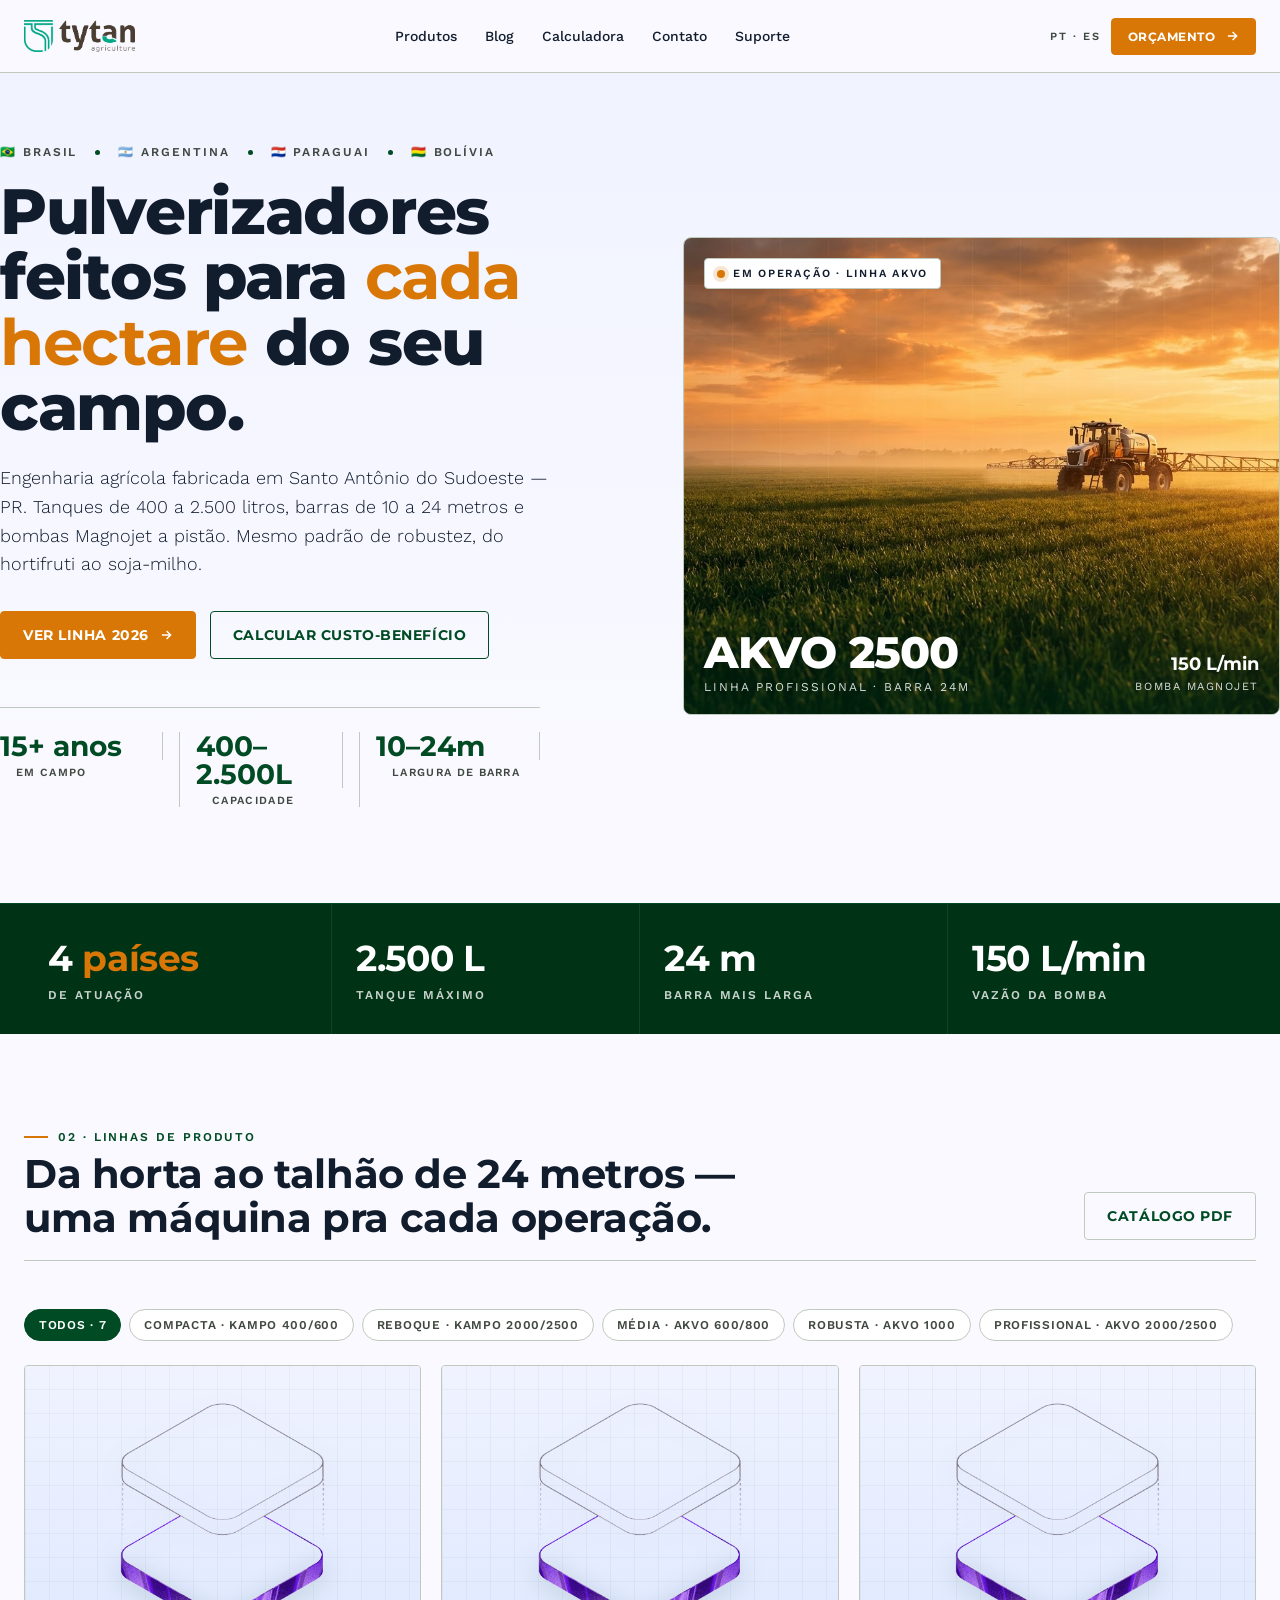
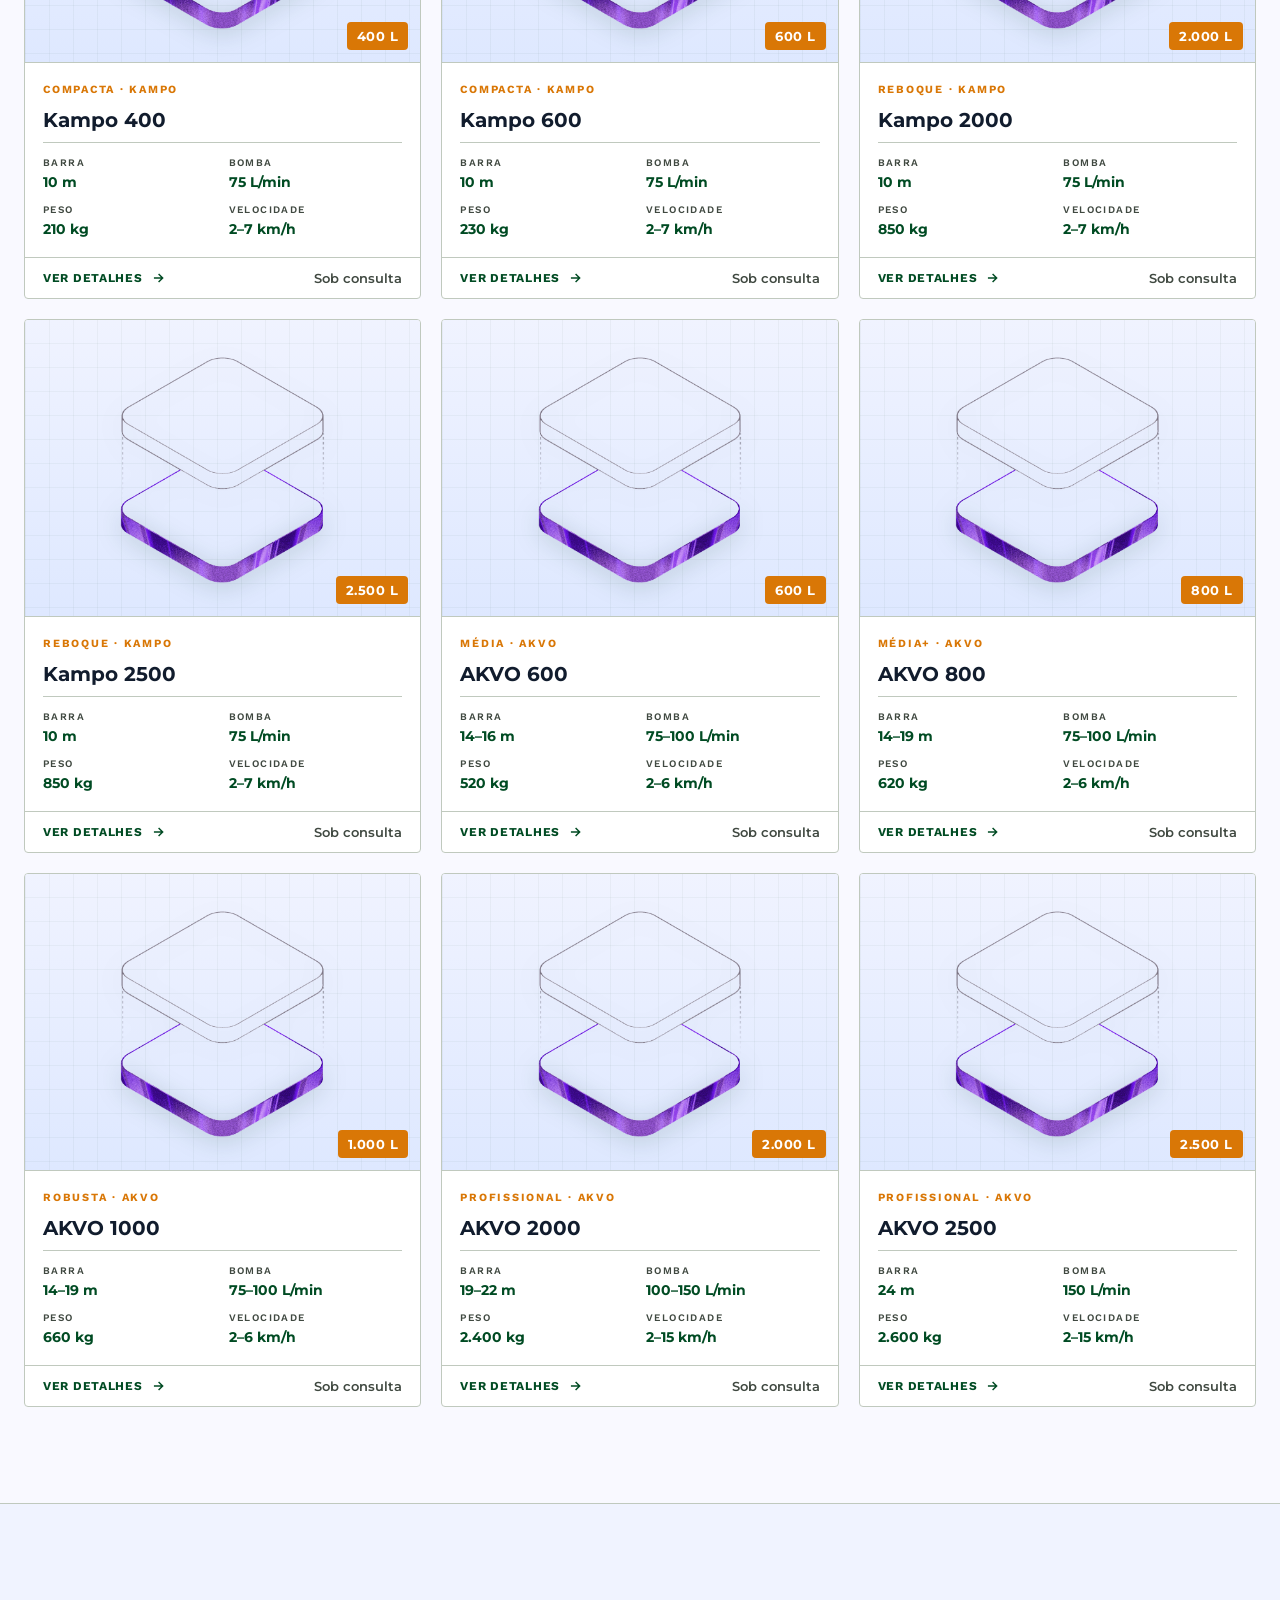
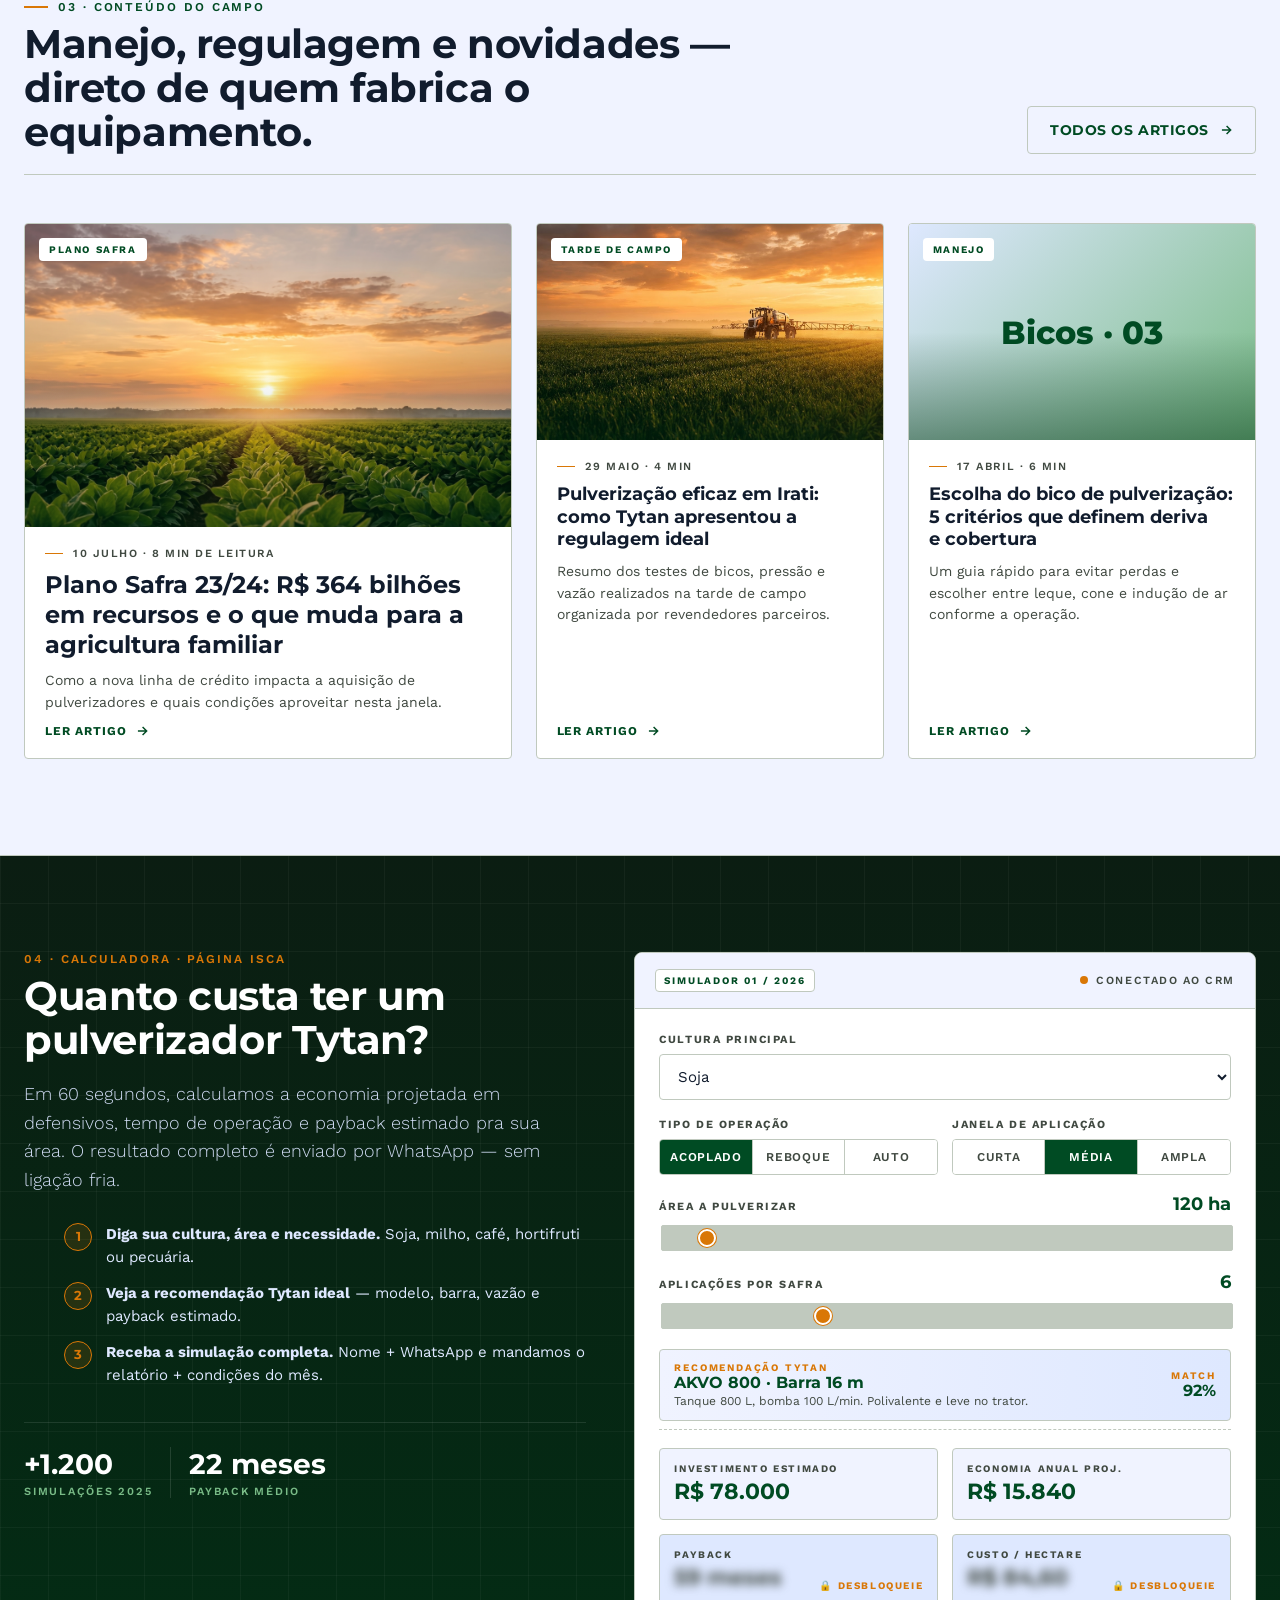
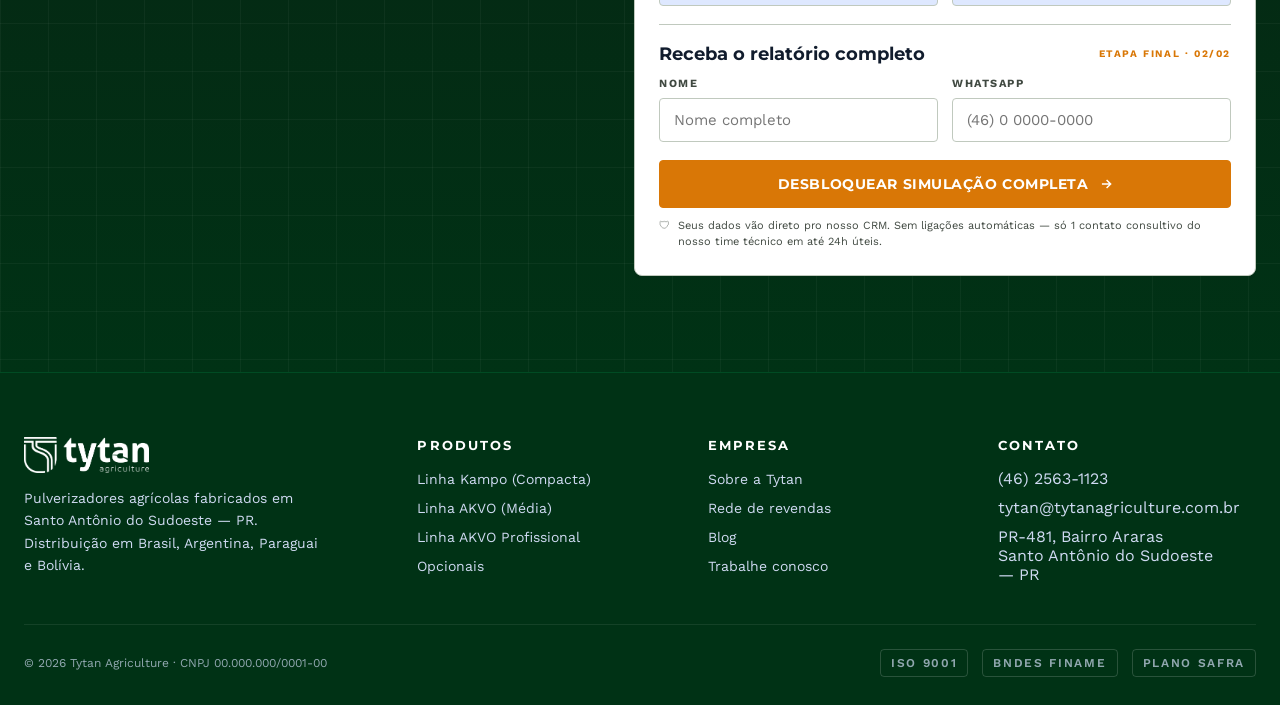
<file: project/Landing Page v1.html>
<!doctype html>
<html lang="pt-BR">
<head>
<meta charset="UTF-8" />
<meta name="viewport" content="width=device-width, initial-scale=1" />
<title>Tytan Agriculture — Pulverizadores</title>
<link rel="preconnect" href="https://fonts.googleapis.com" />
<link rel="preconnect" href="https://fonts.gstatic.com" crossorigin />
<link href="https://fonts.googleapis.com/css2?family=Montserrat:wght@500;600;700;800&family=Work+Sans:wght@300;400;500;600;700&display=swap" rel="stylesheet" />
<style>
  :root{
    /* surfaces */
    --surface:#f9f9ff;
    --surface-container:#e7eeff;
    --surface-container-low:#f0f3ff;
    --surface-container-high:#dee8ff;
    --on-surface:#111c2d;
    --on-surface-variant:#404941;
    --outline:#c0c9be;
    --outline-strong:#707970;
    /* brand */
    --primary:#003215;          /* dark green */
    --primary-700:#004b23;
    --primary-300:#79bb87;
    --primary-100:#aef2bb;
    --copper:#d97706;           /* CTA accent */
    --copper-600:#b75f00;
    --copper-100:#ffdcc3;
    --danger:#ba1a1a;
    /* radius/spacing */
    --r-sm:.125rem; --r:.25rem; --r-md:.375rem; --r-lg:.5rem; --r-xl:.75rem;
    --container:1280px;
    --gutter:24px;
    /* type */
    --display:'Montserrat', system-ui, sans-serif;
    --body:'Work Sans', system-ui, sans-serif;
  }
  *{box-sizing:border-box}
  html,body{margin:0;padding:0;background:var(--surface);color:var(--on-surface);font-family:var(--body);-webkit-font-smoothing:antialiased;text-wrap:pretty;}
  img{max-width:100%;display:block}
  a{color:inherit;text-decoration:none}
  button{font:inherit;cursor:pointer;border:0;background:transparent;color:inherit}
  .container{max-width:var(--container);margin:0 auto;padding:0 var(--gutter)}
  .h1{font-family:var(--display);font-weight:800;font-size:64px;line-height:1.02;letter-spacing:-.02em;margin:0}
  .h2{font-family:var(--display);font-weight:700;font-size:40px;line-height:1.1;letter-spacing:-.01em;margin:0}
  .h3{font-family:var(--display);font-weight:700;font-size:24px;line-height:1.2;margin:0}
  .h4{font-family:var(--display);font-weight:600;font-size:18px;line-height:1.25;margin:0}
  .eyebrow{font-family:var(--body);font-size:12px;font-weight:600;letter-spacing:.16em;text-transform:uppercase;color:var(--primary-700);}
  .lede{font-family:var(--body);font-size:18px;font-weight:300;line-height:1.6;color:var(--on-surface);}
  .body{font-size:16px;line-height:1.55;color:var(--on-surface);}
  .label{font-family:var(--body);font-size:12px;font-weight:700;letter-spacing:.08em;text-transform:uppercase;color:var(--on-surface-variant);}
  .mono-tag{font-family:var(--body);font-size:11px;font-weight:600;letter-spacing:.18em;text-transform:uppercase}

  /* ─────── header ─────── */
  header.site{position:sticky;top:0;z-index:50;background:rgba(249,249,255,.92);backdrop-filter:saturate(140%) blur(8px);border-bottom:1px solid var(--outline)}
  .nav{display:flex;align-items:center;justify-content:space-between;height:72px}
  .brand{display:flex;align-items:center;gap:10px}
  .brand img{height:32px;width:auto}
  .navlinks{display:flex;gap:28px}
  .navlinks a{font-size:14px;font-weight:500;color:var(--on-surface);position:relative;padding:6px 0}
  .navlinks a:hover{color:var(--primary-700)}
  .navlinks a::after{content:"";position:absolute;left:0;bottom:0;width:0;height:2px;background:var(--copper);transition:width .2s}
  .navlinks a:hover::after{width:100%}
  @media(max-width:880px){.navlinks{display:none}}

  /* ─────── buttons ─────── */
  .btn{display:inline-flex;align-items:center;gap:10px;padding:14px 22px;border-radius:var(--r);font-family:var(--display);font-weight:700;font-size:14px;letter-spacing:.04em;text-transform:uppercase;transition:transform .15s, background .15s, border-color .15s, color .15s}
  .btn-primary{background:var(--copper);color:#fff;border:1px solid var(--copper)}
  .btn-primary:hover{background:var(--copper-600);border-color:var(--copper-600)}
  .btn-outline{background:transparent;color:var(--primary-700);border:1.5px solid var(--primary-700)}
  .btn-outline:hover{background:var(--primary-700);color:#fff}
  .btn-ghost{background:transparent;color:var(--primary-700);border:1px solid var(--outline)}
  .btn-ghost:hover{border-color:var(--primary-700)}
  .btn .arrow{transition:transform .2s}
  .btn:hover .arrow{transform:translateX(3px)}

  /* ─────── hero ─────── */
  .hero{position:relative;overflow:hidden;background:linear-gradient(180deg,#f0f3ff 0%, #f9f9ff 70%);}
  .hero-grid{display:grid;grid-template-columns:1.05fr 1fr;gap:56px;align-items:center;padding:72px 0 96px}
  @media(max-width:980px){.hero-grid{grid-template-columns:1fr;gap:32px;padding:48px 0 64px}}
  .hero .country-strip{display:flex;gap:18px;align-items:center;margin-bottom:20px;color:var(--on-surface-variant);font-size:12px;letter-spacing:.16em;text-transform:uppercase;font-weight:600}
  .hero .country-strip .dot{width:5px;height:5px;border-radius:50%;background:var(--primary-700)}
  .hero h1 strong{color:var(--copper)}
  .hero .lede{margin:24px 0 32px;max-width:560px}
  .hero-cta{display:flex;gap:14px;flex-wrap:wrap}
  .hero-meta{display:grid;grid-template-columns:repeat(3,1fr);gap:0;margin-top:48px;border-top:1px solid var(--outline);padding-top:24px;max-width:540px}
  .hero-meta div{padding-right:16px;border-right:1px solid var(--outline)}
  .hero-meta div:last-child{border-right:0;padding-right:0;padding-left:16px}
  .hero-meta div:not(:first-child){padding-left:16px}
  .hero-meta .num{font-family:var(--display);font-weight:700;font-size:28px;color:var(--primary-700);line-height:1}
  .hero-meta .lab{font-size:11px;letter-spacing:.12em;text-transform:uppercase;color:var(--on-surface-variant);margin-top:6px;font-weight:600}

  .hero-visual{position:relative;border:1px solid var(--outline);border-radius:var(--r-lg);background:#fff;overflow:hidden;aspect-ratio:5/4}
  .hero-visual::before{content:"";position:absolute;inset:0;background:
    linear-gradient(180deg, rgba(0,50,21,0) 60%, rgba(0,50,21,.55) 100%),
    url('assets/sprayer-field.jpg') center/cover no-repeat;}
  .hero-visual::after{content:"";position:absolute;inset:0;
    background-image:
      linear-gradient(0deg, rgba(255,255,255,.06) 1px, transparent 1px),
      linear-gradient(90deg, rgba(255,255,255,.06) 1px, transparent 1px);
    background-size:48px 48px;mix-blend-mode:overlay;}
  .hero-stamp{position:absolute;left:20px;top:20px;display:inline-flex;align-items:center;gap:8px;background:#fff;border:1px solid var(--outline);border-radius:var(--r);padding:8px 12px;z-index:2}
  .hero-stamp .ind{width:8px;height:8px;border-radius:50%;background:var(--copper);box-shadow:0 0 0 4px rgba(217,119,6,.18)}
  .hero-stamp span{font-family:var(--body);font-size:11px;font-weight:600;letter-spacing:.16em;text-transform:uppercase;color:var(--on-surface)}
  .hero-tag{position:absolute;left:20px;bottom:20px;right:20px;z-index:2;display:flex;justify-content:space-between;align-items:flex-end;color:#fff;gap:16px}
  .hero-tag .big{font-family:var(--display);font-weight:800;font-size:44px;line-height:1;letter-spacing:-.02em}
  .hero-tag .sub{font-size:12px;letter-spacing:.16em;text-transform:uppercase;opacity:.85;margin-top:6px}
  .hero-tag .spec{text-align:right;font-family:var(--body)}
  .hero-tag .spec b{font-family:var(--display);font-size:18px;display:block;font-weight:700}
  .hero-tag .spec span{font-size:11px;letter-spacing:.14em;text-transform:uppercase;opacity:.85}

  /* ─────── stats strip ─────── */
  .stats{background:var(--primary);color:#fff;border-top:1px solid var(--primary-700)}
  .stats .row{display:grid;grid-template-columns:repeat(4,1fr);gap:0}
  @media(max-width:880px){.stats .row{grid-template-columns:repeat(2,1fr)}}
  .stats .cell{padding:32px 24px;border-right:1px solid rgba(255,255,255,.08)}
  .stats .cell:last-child{border-right:0}
  .stats .num{font-family:var(--display);font-weight:700;font-size:36px;letter-spacing:-.01em}
  .stats .num em{color:var(--copper);font-style:normal}
  .stats .lab{font-size:12px;letter-spacing:.16em;text-transform:uppercase;opacity:.78;margin-top:8px;font-weight:600}

  /* ─────── section header ─────── */
  section{padding:96px 0}
  @media(max-width:880px){section{padding:64px 0}}
  .sec-head{display:flex;align-items:flex-end;justify-content:space-between;gap:32px;margin-bottom:48px;border-bottom:1px solid var(--outline);padding-bottom:20px}
  .sec-head .l .eyebrow{display:flex;align-items:center;gap:10px;margin-bottom:8px}
  .sec-head .l .eyebrow::before{content:"";width:24px;height:2px;background:var(--copper)}
  .sec-head .l .h2{max-width:780px}
  .sec-head .r{display:flex;gap:8px}

  /* ─────── product filters / cards ─────── */
  .filters{display:flex;gap:8px;flex-wrap:wrap;margin-bottom:24px}
  .chip{padding:8px 14px;border:1px solid var(--outline);border-radius:9999px;background:#fff;font-size:12px;font-weight:600;letter-spacing:.06em;text-transform:uppercase;color:var(--on-surface-variant);transition:all .15s}
  .chip[aria-pressed="true"]{background:var(--primary-700);color:#fff;border-color:var(--primary-700)}
  .chip:hover:not([aria-pressed="true"]){border-color:var(--primary-700);color:var(--primary-700)}

  .grid-products{display:grid;grid-template-columns:repeat(3,1fr);gap:20px}
  @media(max-width:980px){.grid-products{grid-template-columns:repeat(2,1fr)}}
  @media(max-width:640px){.grid-products{grid-template-columns:1fr}}
  .pcard{position:relative;background:#fff;border:1px solid var(--outline);border-radius:var(--r);overflow:hidden;display:flex;flex-direction:column;transition:border-color .2s, transform .2s}
  .pcard:hover{border-color:var(--primary-700);transform:translateY(-2px)}
  .pcard .ribbon{position:absolute;top:0;left:0;background:var(--primary-700);color:#fff;font-size:10px;letter-spacing:.18em;text-transform:uppercase;font-weight:700;padding:6px 12px;border-bottom-right-radius:var(--r)}
  .pcard .img{position:relative;aspect-ratio:4/3;background:linear-gradient(180deg,#f0f3ff,#dee8ff);display:flex;align-items:center;justify-content:center;border-bottom:1px solid var(--outline);overflow:hidden}
  .pcard .img::before{content:"";position:absolute;inset:0;background-image:linear-gradient(0deg, rgba(0,50,21,.04) 1px, transparent 1px),linear-gradient(90deg, rgba(0,50,21,.04) 1px, transparent 1px);background-size:24px 24px}
  .pcard .img img{position:relative;max-height:78%;max-width:84%;object-fit:contain;filter:drop-shadow(0 4px 12px rgba(0,50,21,.18))}
  .pcard .img .badge-tank{position:absolute;right:12px;bottom:12px;background:var(--copper);color:#fff;border-radius:var(--r);padding:6px 10px;font-family:var(--display);font-weight:700;font-size:13px;letter-spacing:.04em}
  .pcard .body{padding:18px 18px 16px;display:flex;flex-direction:column;gap:10px;flex:1}
  .pcard .line{font-size:11px;font-weight:700;letter-spacing:.16em;text-transform:uppercase;color:var(--copper)}
  .pcard h3{font-family:var(--display);font-weight:700;font-size:20px;line-height:1.2;margin:0;color:var(--on-surface)}
  .pcard .specs{display:grid;grid-template-columns:repeat(2,1fr);gap:8px 12px;border-top:1px solid var(--outline);padding-top:12px;margin-top:auto}
  .pcard .specs .k{font-size:10px;letter-spacing:.14em;text-transform:uppercase;color:var(--on-surface-variant);font-weight:600}
  .pcard .specs .v{font-family:var(--display);font-weight:700;font-size:14px;color:var(--primary-700);margin-top:2px}
  .pcard .foot{display:flex;align-items:center;justify-content:space-between;border-top:1px solid var(--outline);padding:12px 18px}
  .pcard .foot a{font-size:12px;font-weight:700;letter-spacing:.06em;text-transform:uppercase;color:var(--primary-700);display:inline-flex;gap:8px;align-items:center}
  .pcard .foot a:hover{color:var(--copper)}
  .pcard .foot .price{font-family:var(--display);font-weight:600;font-size:13px;color:var(--on-surface-variant)}

  /* ─────── blog ─────── */
  .blog-grid{display:grid;grid-template-columns:1.4fr 1fr 1fr;gap:24px}
  @media(max-width:980px){.blog-grid{grid-template-columns:1fr}}
  .post{display:flex;flex-direction:column;border:1px solid var(--outline);border-radius:var(--r);background:#fff;overflow:hidden}
  .post .ph{aspect-ratio:16/10;background:#dee8ff;position:relative;overflow:hidden}
  .post .ph::after{content:"";position:absolute;inset:0;background:linear-gradient(180deg, rgba(0,50,21,0) 50%, rgba(0,50,21,.45));pointer-events:none}
  .post .ph img{width:100%;height:100%;object-fit:cover}
  .post .ph .cat{position:absolute;top:14px;left:14px;background:#fff;color:var(--primary-700);padding:6px 10px;font-size:10px;letter-spacing:.16em;text-transform:uppercase;font-weight:700;border-radius:var(--r);z-index:1}
  .post .pad{padding:20px;display:flex;flex-direction:column;gap:10px;flex:1}
  .post.feat{grid-row:span 1}
  .post .meta{font-size:11px;letter-spacing:.14em;text-transform:uppercase;color:var(--on-surface-variant);font-weight:600;display:flex;gap:10px;align-items:center}
  .post .meta::before{content:"";width:18px;height:1px;background:var(--copper)}
  .post h4{font-family:var(--display);font-weight:700;font-size:18px;line-height:1.25;margin:0}
  .post.feat h4{font-size:24px}
  .post p{font-size:14px;color:var(--on-surface-variant);line-height:1.55;margin:0}
  .post .read{margin-top:auto;font-size:12px;font-weight:700;letter-spacing:.08em;text-transform:uppercase;color:var(--primary-700);display:inline-flex;gap:8px;align-items:center}
  .post:hover .read{color:var(--copper)}

  /* ─────── calculator ─────── */
  .calc-section{background:linear-gradient(180deg,#0b1d12 0%, #003215 100%);color:#ecf1ff;position:relative;overflow:hidden}
  .calc-section::before{content:"";position:absolute;inset:0;
    background-image:
      linear-gradient(0deg, rgba(255,255,255,.04) 1px, transparent 1px),
      linear-gradient(90deg, rgba(255,255,255,.04) 1px, transparent 1px);
    background-size:48px 48px;pointer-events:none}
  .calc-grid{display:grid;grid-template-columns:.95fr 1.05fr;gap:48px;align-items:start;position:relative}
  @media(max-width:980px){.calc-grid{grid-template-columns:1fr;gap:32px}}
  .calc-section .eyebrow{color:var(--copper)}
  .calc-section h2{color:#fff}
  .calc-section .lede{color:#cfdaf2}
  .calc-bullets{display:grid;gap:14px;margin-top:28px}
  .calc-bullets li{display:flex;gap:14px;align-items:flex-start;list-style:none;padding-left:0;font-size:15px;color:#dee8ff;line-height:1.5}
  .calc-bullets .num{flex:0 0 auto;width:28px;height:28px;border-radius:50%;background:rgba(217,119,6,.15);border:1px solid var(--copper);color:var(--copper);display:flex;align-items:center;justify-content:center;font-family:var(--display);font-weight:700;font-size:13px}

  .panel{background:#fff;color:var(--on-surface);border:1px solid var(--outline);border-radius:var(--r-lg);padding:0;overflow:hidden;box-shadow:0 4px 0 rgba(0,0,0,.06)}
  .panel-head{display:flex;align-items:center;justify-content:space-between;padding:16px 20px;border-bottom:1px solid var(--outline);background:#f0f3ff}
  .panel-head .pill{font-size:10px;letter-spacing:.18em;text-transform:uppercase;font-weight:700;color:var(--primary-700);background:#fff;border:1px solid var(--outline);padding:5px 8px;border-radius:var(--r)}
  .panel-head .ind{display:inline-flex;align-items:center;gap:8px;font-size:11px;letter-spacing:.14em;text-transform:uppercase;color:var(--on-surface-variant);font-weight:600}
  .panel-head .ind .d{width:8px;height:8px;border-radius:50%;background:var(--copper);animation:blink 1.6s infinite}
  @keyframes blink{0%,60%{opacity:1}80%{opacity:.2}100%{opacity:1}}
  .panel-body{padding:24px}
  .field{display:flex;flex-direction:column;gap:8px;margin-bottom:18px}
  .field label{font-size:11px;letter-spacing:.14em;text-transform:uppercase;font-weight:700;color:var(--on-surface-variant)}
  .field input,.field select{font:inherit;font-size:15px;padding:12px 14px;border:1px solid var(--outline);border-radius:var(--r);background:#fff;color:var(--on-surface);transition:border .15s, box-shadow .15s}
  .field input:focus,.field select:focus{outline:0;border-color:var(--primary-700);box-shadow:inset 0 0 0 1px var(--primary-700)}
  .seg{display:grid;grid-template-columns:repeat(3,1fr);border:1px solid var(--outline);border-radius:var(--r);overflow:hidden}
  .seg button{padding:10px 8px;background:#fff;font-size:12px;font-weight:600;letter-spacing:.06em;text-transform:uppercase;color:var(--on-surface-variant);border-right:1px solid var(--outline);transition:all .15s}
  .seg button:last-child{border-right:0}
  .seg button[aria-pressed="true"]{background:var(--primary-700);color:#fff}
  .row2{display:grid;grid-template-columns:1fr 1fr;gap:14px}
  .slider-row{display:flex;flex-direction:column;gap:8px}
  .slider-row .top{display:flex;justify-content:space-between;align-items:baseline}
  .slider-row .v{font-family:var(--display);font-weight:700;font-size:18px;color:var(--primary-700)}
  .slider-row input[type=range]{-webkit-appearance:none;appearance:none;width:100%;height:4px;background:var(--outline);border-radius:2px}
  .slider-row input[type=range]::-webkit-slider-thumb{-webkit-appearance:none;appearance:none;width:18px;height:18px;border-radius:50%;background:var(--copper);border:2px solid #fff;box-shadow:0 0 0 1px var(--copper);cursor:pointer}
  .slider-row input[type=range]::-moz-range-thumb{width:18px;height:18px;border-radius:50%;background:var(--copper);border:2px solid #fff;cursor:pointer}

  .estimate{margin-top:8px;border-top:1px dashed var(--outline);padding-top:18px;display:grid;grid-template-columns:1fr 1fr;gap:14px}
  .estimate .box{background:#f0f3ff;border:1px solid var(--outline);border-radius:var(--r);padding:14px}
  .estimate .box .k{font-size:10px;letter-spacing:.16em;text-transform:uppercase;color:var(--on-surface-variant);font-weight:700}
  .estimate .box .v{font-family:var(--display);font-weight:700;font-size:22px;color:var(--primary-700);margin-top:4px}
  .estimate .box.locked{position:relative;background:#dee8ff;color:var(--on-surface-variant)}
  .estimate .box.locked .v{color:var(--on-surface-variant);filter:blur(5px);user-select:none}
  .estimate .box.locked::after{content:"🔒  Desbloqueie";position:absolute;inset:auto 14px 14px auto;font-size:10px;letter-spacing:.16em;text-transform:uppercase;color:var(--copper);font-weight:700}
  .estimate.unlocked .box.locked{background:#f0f3ff;color:var(--on-surface)}
  .estimate.unlocked .box.locked .v{color:var(--primary-700);filter:none}
  .estimate.unlocked .box.locked::after{content:""}

  .recommend{display:flex;align-items:center;gap:14px;background:linear-gradient(90deg,#f0f3ff,#dee8ff);border:1px solid var(--outline);border-radius:var(--r);padding:12px 14px;margin-top:14px}
  .recommend .tag{font-size:10px;letter-spacing:.18em;text-transform:uppercase;font-weight:700;color:var(--copper)}
  .recommend .name{font-family:var(--display);font-weight:700;font-size:16px;color:var(--primary-700)}
  .recommend .desc{font-size:12px;color:var(--on-surface-variant);margin-top:2px}

  .lead{margin-top:18px;padding-top:18px;border-top:1px solid var(--outline)}
  .lead .head{display:flex;justify-content:space-between;align-items:center;margin-bottom:12px}
  .lead .head h4{font-family:var(--display);font-size:18px;font-weight:700;margin:0}
  .lead .head .step{font-size:10px;font-weight:700;letter-spacing:.16em;text-transform:uppercase;color:var(--copper)}
  .privacy{font-size:11px;color:var(--on-surface-variant);margin-top:10px;line-height:1.5;display:flex;gap:8px;align-items:flex-start}
  .privacy::before{content:"🛡";opacity:.6}
  .success{padding:20px;border:1px dashed var(--primary-700);border-radius:var(--r);background:#f0fff4;color:var(--primary);text-align:center}
  .success h4{font-family:var(--display);font-size:20px;margin:0 0 6px}
  .success p{font-size:14px;color:var(--on-surface-variant);margin:0}

  /* ─────── footer ─────── */
  footer{background:var(--primary);color:#cfdaf2;border-top:1px solid var(--primary-700);padding:64px 0 28px}
  footer .top{display:grid;grid-template-columns:1.4fr repeat(3,1fr);gap:32px;padding-bottom:40px;border-bottom:1px solid rgba(255,255,255,.08)}
  @media(max-width:880px){footer .top{grid-template-columns:1fr 1fr}}
  footer h5{font-family:var(--display);font-size:13px;font-weight:700;letter-spacing:.16em;text-transform:uppercase;color:#fff;margin:0 0 16px}
  footer ul{list-style:none;padding:0;margin:0;display:grid;gap:10px}
  footer ul a{font-size:14px;color:#cfdaf2}
  footer ul a:hover{color:#fff}
  footer .brand-blk img{height:36px;filter:brightness(0) invert(1)}
  footer .brand-blk p{font-size:14px;line-height:1.6;margin:14px 0 0;max-width:300px;color:#cfdaf2}
  footer .legal{display:flex;justify-content:space-between;align-items:center;padding-top:24px;font-size:12px;color:rgba(207,218,242,.7);flex-wrap:wrap;gap:12px}
  footer .legal .badges{display:flex;gap:14px}
  footer .legal .badges span{padding:6px 10px;border:1px solid rgba(255,255,255,.16);border-radius:var(--r);letter-spacing:.14em;text-transform:uppercase;font-weight:600}

  /* ─────── small util ─────── */
  .arrow{width:14px;height:14px}
  .icon{width:18px;height:18px;flex:0 0 auto}
  .visual-fallback{display:flex;align-items:center;justify-content:center;width:100%;height:100%;color:var(--primary-700);font-family:var(--display);font-weight:800}

  /* responsive h1 */
  @media(max-width:980px){.h1{font-size:48px}.h2{font-size:32px}}
  @media(max-width:560px){.h1{font-size:38px}}
</style>
</head>
<body>

<!-- ───────── header ───────── -->
<header class="site">
  <div class="container nav">
    <a class="brand" href="#">
      <img src="assets/logo.png" alt="Tytan Agriculture" />
    </a>
    <nav class="navlinks">
      <a href="#produtos">Produtos</a>
      <a href="#blog">Blog</a>
      <a href="#calculadora">Calculadora</a>
      <a href="#contato">Contato</a>
      <a href="#suporte">Suporte</a>
    </nav>
    <div style="display:flex;gap:10px;align-items:center">
      <span class="mono-tag" style="color:var(--on-surface-variant)">PT · ES</span>
      <a href="#calculadora" class="btn btn-primary" style="padding:10px 16px;font-size:12px">Orçamento
        <svg class="arrow" viewBox="0 0 24 24" fill="none" stroke="currentColor" stroke-width="2.5"><path d="M5 12h14M13 5l7 7-7 7"/></svg>
      </a>
    </div>
  </div>
</header>

<!-- ───────── hero ───────── -->
<section class="hero" style="padding:0">
  <div class="container hero-grid">
    <div>
      <div class="country-strip">
        <span>🇧🇷 Brasil</span><span class="dot"></span>
        <span>🇦🇷 Argentina</span><span class="dot"></span>
        <span>🇵🇾 Paraguai</span><span class="dot"></span>
        <span>🇧🇴 Bolívia</span>
      </div>
      <h1 class="h1">
        Pulverizadores feitos para <strong>cada hectare</strong> do seu campo.
      </h1>
      <p class="lede">
        Engenharia agrícola fabricada em Santo Antônio do Sudoeste — PR. Tanques de 400 a 2.500 litros,
        barras de 10 a 24 metros e bombas Magnojet a pistão. Mesmo padrão de robustez, do hortifruti ao soja-milho.
      </p>
      <div class="hero-cta">
        <a href="#produtos" class="btn btn-primary">
          Ver linha 2026
          <svg class="arrow" viewBox="0 0 24 24" fill="none" stroke="currentColor" stroke-width="2.5"><path d="M5 12h14M13 5l7 7-7 7"/></svg>
        </a>
        <a href="#calculadora" class="btn btn-outline">Calcular custo-benefício</a>
      </div>
      <div class="hero-meta">
        <div><div class="num">15+ anos</div><div class="lab">Em campo</div></div>
        <div><div class="num">400–2.500L</div><div class="lab">Capacidade</div></div>
        <div><div class="num">10–24m</div><div class="lab">Largura de barra</div></div>
      </div>
    </div>

    <div class="hero-visual" role="img" aria-label="Pulverizador Tytan em operação no campo">
      <div class="hero-stamp"><span class="ind"></span><span>EM OPERAÇÃO · LINHA AKVO</span></div>
      <div class="hero-tag">
        <div>
          <div class="big">AKVO 2500</div>
          <div class="sub">Linha Profissional · Barra 24m</div>
        </div>
        <div class="spec">
          <b>150 L/min</b><span>Bomba Magnojet</span>
        </div>
      </div>
    </div>
  </div>

  <!-- stats -->
  <div class="stats">
    <div class="container">
      <div class="row">
        <div class="cell"><div class="num">4 <em>países</em></div><div class="lab">de atuação</div></div>
        <div class="cell"><div class="num">2.500 L</div><div class="lab">tanque máximo</div></div>
        <div class="cell"><div class="num">24 m</div><div class="lab">barra mais larga</div></div>
        <div class="cell"><div class="num">150 L/min</div><div class="lab">vazão da bomba</div></div>
      </div>
    </div>
  </div>
</section>

<!-- ───────── products ───────── -->
<section id="produtos">
  <div class="container">
    <div class="sec-head">
      <div class="l">
        <div class="eyebrow">02 · Linhas de produto</div>
        <h2 class="h2">Da horta ao talhão de 24 metros — uma máquina pra cada operação.</h2>
      </div>
      <div class="r">
        <a href="#" class="btn btn-ghost">Catálogo PDF</a>
      </div>
    </div>

    <div class="filters" id="filters">
      <button class="chip" aria-pressed="true" data-f="all">Todos · 7</button>
      <button class="chip" aria-pressed="false" data-f="kampo">Compacta · Kampo 400/600</button>
      <button class="chip" aria-pressed="false" data-f="kampo2">Reboque · Kampo 2000/2500</button>
      <button class="chip" aria-pressed="false" data-f="akvo-m">Média · AKVO 600/800</button>
      <button class="chip" aria-pressed="false" data-f="akvo-r">Robusta · AKVO 1000</button>
      <button class="chip" aria-pressed="false" data-f="akvo-p">Profissional · AKVO 2000/2500</button>
    </div>

    <div class="grid-products" id="grid"></div>
  </div>
</section>

<!-- ───────── blog ───────── -->
<section id="blog" style="background:var(--surface-container-low);border-top:1px solid var(--outline);border-bottom:1px solid var(--outline)">
  <div class="container">
    <div class="sec-head">
      <div class="l">
        <div class="eyebrow">03 · Conteúdo do campo</div>
        <h2 class="h2">Manejo, regulagem e novidades — direto de quem fabrica o equipamento.</h2>
      </div>
      <div class="r">
        <a href="#" class="btn btn-ghost">Todos os artigos
          <svg class="arrow" viewBox="0 0 24 24" fill="none" stroke="currentColor" stroke-width="2.5"><path d="M5 12h14M13 5l7 7-7 7"/></svg>
        </a>
      </div>
    </div>

    <div class="blog-grid">
      <article class="post feat">
        <div class="ph">
          <span class="cat">Plano Safra</span>
          <img src="assets/sprayer-action.png" alt="" />
        </div>
        <div class="pad">
          <div class="meta">10 julho · 8 min de leitura</div>
          <h4>Plano Safra 23/24: R$ 364 bilhões em recursos e o que muda para a agricultura familiar</h4>
          <p>Como a nova linha de crédito impacta a aquisição de pulverizadores e quais condições aproveitar nesta janela.</p>
          <span class="read">Ler artigo
            <svg class="arrow" viewBox="0 0 24 24" fill="none" stroke="currentColor" stroke-width="2.5"><path d="M5 12h14M13 5l7 7-7 7"/></svg>
          </span>
        </div>
      </article>

      <article class="post">
        <div class="ph"><span class="cat">Tarde de campo</span><img src="assets/sprayer-field.jpg" alt="" /></div>
        <div class="pad">
          <div class="meta">29 maio · 4 min</div>
          <h4>Pulverização eficaz em Irati: como Tytan apresentou a regulagem ideal</h4>
          <p>Resumo dos testes de bicos, pressão e vazão realizados na tarde de campo organizada por revendedores parceiros.</p>
          <span class="read">Ler artigo
            <svg class="arrow" viewBox="0 0 24 24" fill="none" stroke="currentColor" stroke-width="2.5"><path d="M5 12h14M13 5l7 7-7 7"/></svg>
          </span>
        </div>
      </article>

      <article class="post">
        <div class="ph"><span class="cat">Manejo</span>
          <div class="visual-fallback" style="background:linear-gradient(135deg,#dee8ff,#79bb87);font-size:32px">Bicos · 03</div>
        </div>
        <div class="pad">
          <div class="meta">17 abril · 6 min</div>
          <h4>Escolha do bico de pulverização: 5 critérios que definem deriva e cobertura</h4>
          <p>Um guia rápido para evitar perdas e escolher entre leque, cone e indução de ar conforme a operação.</p>
          <span class="read">Ler artigo
            <svg class="arrow" viewBox="0 0 24 24" fill="none" stroke="currentColor" stroke-width="2.5"><path d="M5 12h14M13 5l7 7-7 7"/></svg>
          </span>
        </div>
      </article>
    </div>
  </div>
</section>

<!-- ───────── calculator ───────── -->
<section id="calculadora" class="calc-section">
  <div class="container calc-grid">
    <div>
      <div class="eyebrow">04 · Calculadora · Página isca</div>
      <h2 class="h2" style="margin-top:8px">Quanto custa ter um pulverizador Tytan?</h2>
      <p class="lede">
        Em 60 segundos, calculamos a economia projetada em defensivos, tempo de operação e payback estimado
        pra sua área. O resultado completo é enviado por WhatsApp — sem ligação fria.
      </p>
      <ul class="calc-bullets">
        <li><span class="num">1</span><span><b>Diga sua cultura, área e necessidade.</b> Soja, milho, café, hortifruti ou pecuária.</span></li>
        <li><span class="num">2</span><span><b>Veja a recomendação Tytan ideal</b> — modelo, barra, vazão e payback estimado.</span></li>
        <li><span class="num">3</span><span><b>Receba a simulação completa.</b> Nome + WhatsApp e mandamos o relatório + condições do mês.</span></li>
      </ul>

      <div style="display:flex;gap:18px;margin-top:36px;padding-top:24px;border-top:1px solid rgba(255,255,255,.1)">
        <div>
          <div style="font-family:var(--display);font-weight:700;font-size:28px;color:#fff">+1.200</div>
          <div style="font-size:11px;letter-spacing:.16em;text-transform:uppercase;color:var(--primary-300);font-weight:600;margin-top:4px">Simulações 2025</div>
        </div>
        <div style="border-left:1px solid rgba(255,255,255,.12);padding-left:18px">
          <div style="font-family:var(--display);font-weight:700;font-size:28px;color:#fff">22 meses</div>
          <div style="font-size:11px;letter-spacing:.16em;text-transform:uppercase;color:var(--primary-300);font-weight:600;margin-top:4px">Payback médio</div>
        </div>
      </div>
    </div>

    <div class="panel">
      <div class="panel-head">
        <span class="pill">Simulador 01 / 2026</span>
        <span class="ind"><span class="d"></span>conectado ao CRM</span>
      </div>
      <div class="panel-body">
        <form id="calc-form">
          <div class="field">
            <label for="culture">Cultura principal</label>
            <select id="culture">
              <option>Soja</option>
              <option>Milho</option>
              <option>Café</option>
              <option>Hortifruti</option>
              <option>Pastagem / Pecuária</option>
              <option>Outra</option>
            </select>
          </div>

          <div class="row2">
            <div class="field">
              <label>Tipo de operação</label>
              <div class="seg" id="seg-op">
                <button type="button" data-v="acoplado" aria-pressed="true">Acoplado</button>
                <button type="button" data-v="reboque" aria-pressed="false">Reboque</button>
                <button type="button" data-v="auto" aria-pressed="false">Auto</button>
              </div>
            </div>
            <div class="field">
              <label>Janela de aplicação</label>
              <div class="seg" id="seg-win">
                <button type="button" data-v="curta" aria-pressed="false">Curta</button>
                <button type="button" data-v="media" aria-pressed="true">Média</button>
                <button type="button" data-v="ampla" aria-pressed="false">Ampla</button>
              </div>
            </div>
          </div>

          <div class="field slider-row">
            <div class="top"><label>Área a pulverizar</label><span class="v" id="area-v">120 ha</span></div>
            <input id="area" type="range" min="20" max="2500" value="120" step="10" />
          </div>

          <div class="field slider-row">
            <div class="top"><label>Aplicações por safra</label><span class="v" id="apps-v">6</span></div>
            <input id="apps" type="range" min="1" max="20" value="6" step="1" />
          </div>

          <div class="recommend">
            <div style="flex:1">
              <div class="tag">Recomendação Tytan</div>
              <div class="name" id="rec-name">AKVO 1000 · Barra 19 m</div>
              <div class="desc" id="rec-desc">Tanque de 1.000 L e bomba 140 L/min. Ideal pra sua janela e operação.</div>
            </div>
            <div style="text-align:right">
              <div class="tag">Match</div>
              <div class="name" id="rec-match">94%</div>
            </div>
          </div>

          <div class="estimate" id="estimate">
            <div class="box">
              <div class="k">Investimento estimado</div>
              <div class="v" id="est-invest">R$ 142.000</div>
            </div>
            <div class="box">
              <div class="k">Economia anual proj.</div>
              <div class="v" id="est-save">R$ 76.800</div>
            </div>
            <div class="box locked">
              <div class="k">Payback</div>
              <div class="v" id="est-pb">22 meses</div>
            </div>
            <div class="box locked">
              <div class="k">Custo / hectare</div>
              <div class="v" id="est-ha">R$ 18,40</div>
            </div>
          </div>

          <div class="lead" id="lead-block">
            <div class="head">
              <h4>Receba o relatório completo</h4>
              <div class="step">Etapa final · 02/02</div>
            </div>
            <div class="row2">
              <div class="field"><label for="lead-name">Nome</label><input id="lead-name" type="text" placeholder="Nome completo" required /></div>
              <div class="field"><label for="lead-phone">WhatsApp</label><input id="lead-phone" type="tel" placeholder="(46) 0 0000-0000" required /></div>
            </div>
            <button type="submit" class="btn btn-primary" style="width:100%;justify-content:center">
              Desbloquear simulação completa
              <svg class="arrow" viewBox="0 0 24 24" fill="none" stroke="currentColor" stroke-width="2.5"><path d="M5 12h14M13 5l7 7-7 7"/></svg>
            </button>
            <div class="privacy">
              Seus dados vão direto pro nosso CRM. Sem ligações automáticas — só 1 contato consultivo do nosso time técnico em até 24h úteis.
            </div>
          </div>

          <div id="success" class="success" style="display:none">
            <h4>Pronto, <span id="ok-name">Carlos</span> 🌾</h4>
            <p>Sua simulação foi enviada pro nosso CRM. Em até 24h úteis, um especialista vai te chamar no WhatsApp <span id="ok-phone">(46) 0 0000-0000</span> com o relatório completo.</p>
          </div>
        </form>
      </div>
    </div>
  </div>
</section>

<!-- ───────── footer ───────── -->
<footer id="contato">
  <div class="container">
    <div class="top">
      <div class="brand-blk">
        <img src="assets/logo.png" alt="Tytan Agriculture" />
        <p>Pulverizadores agrícolas fabricados em Santo Antônio do Sudoeste — PR. Distribuição em Brasil, Argentina, Paraguai e Bolívia.</p>
      </div>
      <div>
        <h5>Produtos</h5>
        <ul>
          <li><a href="#">Linha Kampo (Compacta)</a></li>
          <li><a href="#">Linha AKVO (Média)</a></li>
          <li><a href="#">Linha AKVO Profissional</a></li>
          <li><a href="#">Opcionais</a></li>
        </ul>
      </div>
      <div>
        <h5>Empresa</h5>
        <ul>
          <li><a href="#">Sobre a Tytan</a></li>
          <li><a href="#">Rede de revendas</a></li>
          <li><a href="#">Blog</a></li>
          <li><a href="#">Trabalhe conosco</a></li>
        </ul>
      </div>
      <div>
        <h5>Contato</h5>
        <ul>
          <li>(46) 2563-1123</li>
          <li>tytan@tytanagriculture.com.br</li>
          <li>PR-481, Bairro Araras<br/>Santo Antônio do Sudoeste — PR</li>
        </ul>
      </div>
    </div>
    <div class="legal">
      <span>© 2026 Tytan Agriculture · CNPJ 00.000.000/0001-00</span>
      <div class="badges">
        <span>ISO 9001</span>
        <span>BNDES Finame</span>
        <span>Plano Safra</span>
      </div>
    </div>
  </div>
</footer>

<script>
/* ──────────── product data ──────────── */
const PRODUCTS = [
  { f:'kampo', line:'Compacta · Kampo', name:'Kampo 400', tank:'400 L', bar:'10 m', pump:'75 L/min', weight:'210 kg', speed:'2–7 km/h', tag:'Acoplado' },
  { f:'kampo', line:'Compacta · Kampo', name:'Kampo 600', tank:'600 L', bar:'10 m', pump:'75 L/min', weight:'230 kg', speed:'2–7 km/h', tag:'Acoplado' },
  { f:'kampo2', line:'Reboque · Kampo', name:'Kampo 2000', tank:'2.000 L', bar:'10 m', pump:'75 L/min', weight:'850 kg', speed:'2–7 km/h', tag:'Reboque' },
  { f:'kampo2', line:'Reboque · Kampo', name:'Kampo 2500', tank:'2.500 L', bar:'10 m', pump:'75 L/min', weight:'850 kg', speed:'2–7 km/h', tag:'Reboque' },
  { f:'akvo-m', line:'Média · AKVO', name:'AKVO 600', tank:'600 L', bar:'14–16 m', pump:'75–100 L/min', weight:'520 kg', speed:'2–6 km/h', tag:'Pecuária+' },
  { f:'akvo-m', line:'Média+ · AKVO', name:'AKVO 800', tank:'800 L', bar:'14–19 m', pump:'75–100 L/min', weight:'620 kg', speed:'2–6 km/h', tag:'Best-seller' },
  { f:'akvo-r', line:'Robusta · AKVO', name:'AKVO 1000', tank:'1.000 L', bar:'14–19 m', pump:'75–100 L/min', weight:'660 kg', speed:'2–6 km/h', tag:'Robusta' },
  { f:'akvo-p', line:'Profissional · AKVO', name:'AKVO 2000', tank:'2.000 L', bar:'19–22 m', pump:'100–150 L/min', weight:'2.400 kg', speed:'2–15 km/h', tag:'Pro' },
  { f:'akvo-p', line:'Profissional · AKVO', name:'AKVO 2500', tank:'2.500 L', bar:'24 m', pump:'150 L/min', weight:'2.600 kg', speed:'2–15 km/h', tag:'Top de linha' },
];

const grid = document.getElementById('grid');
function renderProducts(filter){
  const list = filter==='all' ? PRODUCTS : PRODUCTS.filter(p=>p.f===filter);
  grid.innerHTML = list.map((p,i)=>`
    <article class="pcard">
      ${p.tag ? `<span class="ribbon">${p.tag}</span>` : ''}
      <div class="img">
        <img src="assets/hero.png" alt="${p.name}" onerror="this.style.display='none'" />
        <span class="badge-tank">${p.tank}</span>
      </div>
      <div class="body">
        <span class="line">${p.line}</span>
        <h3>${p.name}</h3>
        <div class="specs">
          <div><div class="k">Barra</div><div class="v">${p.bar}</div></div>
          <div><div class="k">Bomba</div><div class="v">${p.pump}</div></div>
          <div><div class="k">Peso</div><div class="v">${p.weight}</div></div>
          <div><div class="k">Velocidade</div><div class="v">${p.speed}</div></div>
        </div>
      </div>
      <div class="foot">
        <a href="#">Ver detalhes
          <svg class="arrow" viewBox="0 0 24 24" fill="none" stroke="currentColor" stroke-width="2.5"><path d="M5 12h14M13 5l7 7-7 7"/></svg>
        </a>
        <span class="price">Sob consulta</span>
      </div>
    </article>
  `).join('');
}
renderProducts('all');

document.querySelectorAll('#filters .chip').forEach(c=>{
  c.addEventListener('click', ()=>{
    document.querySelectorAll('#filters .chip').forEach(x=>x.setAttribute('aria-pressed','false'));
    c.setAttribute('aria-pressed','true');
    renderProducts(c.dataset.f);
  });
});

/* ──────────── segmented buttons ──────────── */
document.querySelectorAll('.seg').forEach(seg=>{
  seg.addEventListener('click', e=>{
    const b = e.target.closest('button'); if(!b) return;
    seg.querySelectorAll('button').forEach(x=>x.setAttribute('aria-pressed','false'));
    b.setAttribute('aria-pressed','true');
    update();
  });
});

/* ──────────── calculator ──────────── */
const $area = document.getElementById('area');
const $apps = document.getElementById('apps');
const fmtBRL = n => 'R$ ' + Math.round(n).toLocaleString('pt-BR');
function recommend(area){
  if(area < 80)   return {n:'Kampo 600 · Barra 10 m',  d:'Tanque 600 L, bomba 75 L/min. Ideal pra hortifruti e pequenas áreas.', m:88, base:38000};
  if(area < 250)  return {n:'AKVO 800 · Barra 16 m',   d:'Tanque 800 L, bomba 100 L/min. Polivalente e leve no trator.',          m:92, base:78000};
  if(area < 600)  return {n:'AKVO 1000 · Barra 19 m',  d:'Tanque 1.000 L, bomba 140 L/min. Equilíbrio robustez × tração.',         m:94, base:142000};
  if(area < 1500) return {n:'AKVO 2000 · Barra 22 m',  d:'Tanque 2.000 L, bomba 150 L/min. Para janelas curtas.',                  m:96, base:268000};
  return            {n:'AKVO 2500 · Barra 24 m',     d:'Top de linha. Tanque 2.500 L, bomba 150 L/min, eixo Tandem.',             m:98, base:318000};
}
function update(){
  const area = +$area.value, apps = +$apps.value;
  document.getElementById('area-v').textContent = area.toLocaleString('pt-BR') + ' ha';
  document.getElementById('apps-v').textContent = apps;
  const rec = recommend(area);
  document.getElementById('rec-name').textContent = rec.n;
  document.getElementById('rec-desc').textContent = rec.d;
  document.getElementById('rec-match').textContent = rec.m + '%';
  const invest = rec.base;
  const save = area * apps * 22;     // economia projetada
  const pbm = invest / (save/12);
  const cha = (invest*0.12 + save*0.05) / area;
  document.getElementById('est-invest').textContent = fmtBRL(invest);
  document.getElementById('est-save').textContent  = fmtBRL(save);
  document.getElementById('est-pb').textContent    = Math.max(8,Math.round(pbm)) + ' meses';
  document.getElementById('est-ha').textContent    = 'R$ ' + cha.toFixed(2).replace('.',',');
}
$area.addEventListener('input', update);
$apps.addEventListener('input', update);
update();

/* ──────────── lead capture ──────────── */
document.getElementById('calc-form').addEventListener('submit', e=>{
  e.preventDefault();
  const name = document.getElementById('lead-name').value.trim();
  const phone = document.getElementById('lead-phone').value.trim();
  if(!name || !phone) return;
  document.getElementById('estimate').classList.add('unlocked');
  document.getElementById('lead-block').style.display = 'none';
  document.getElementById('ok-name').textContent = name.split(' ')[0];
  document.getElementById('ok-phone').textContent = phone;
  const ok = document.getElementById('success');
  ok.style.display = 'block';
  // pretend payload
  console.log('CRM payload →', { name, phone, area:+$area.value, apps:+$apps.value, recommendation: document.getElementById('rec-name').textContent });
});
</script>

</body>
</html>
</file>
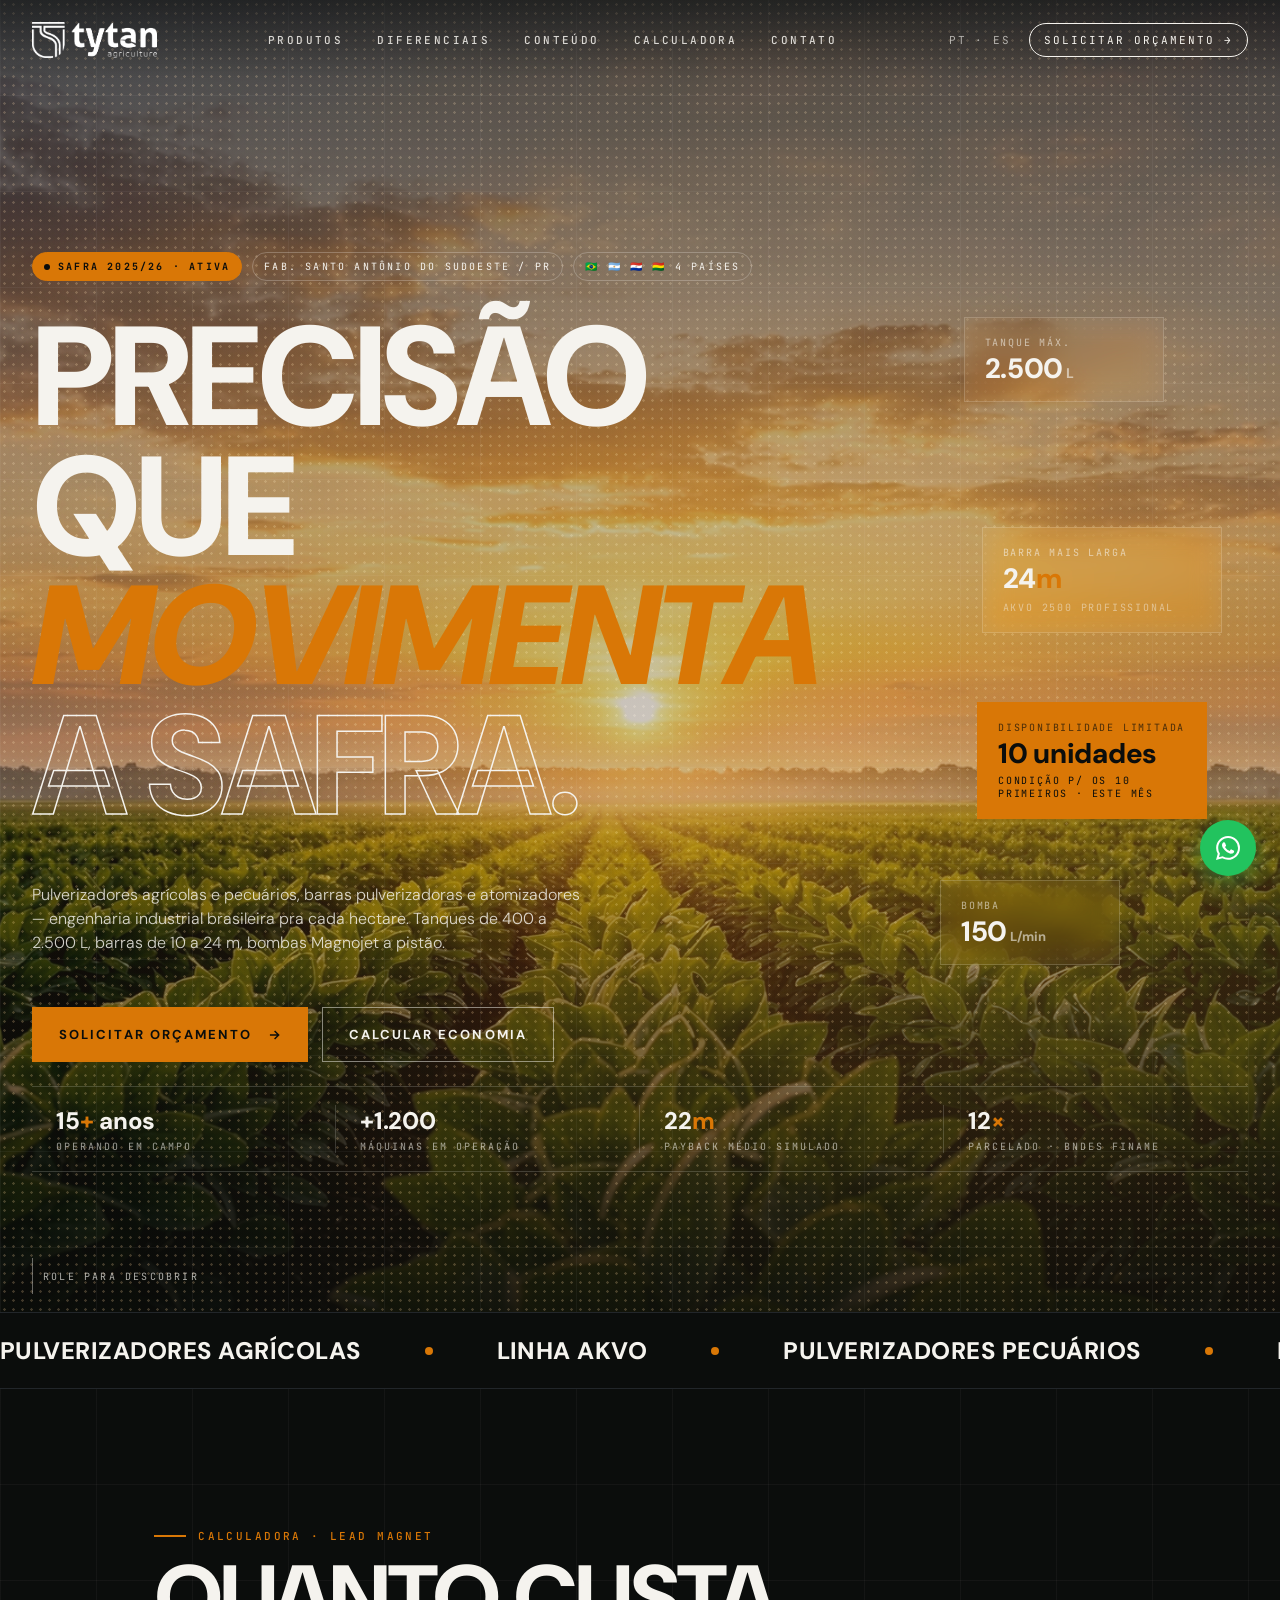
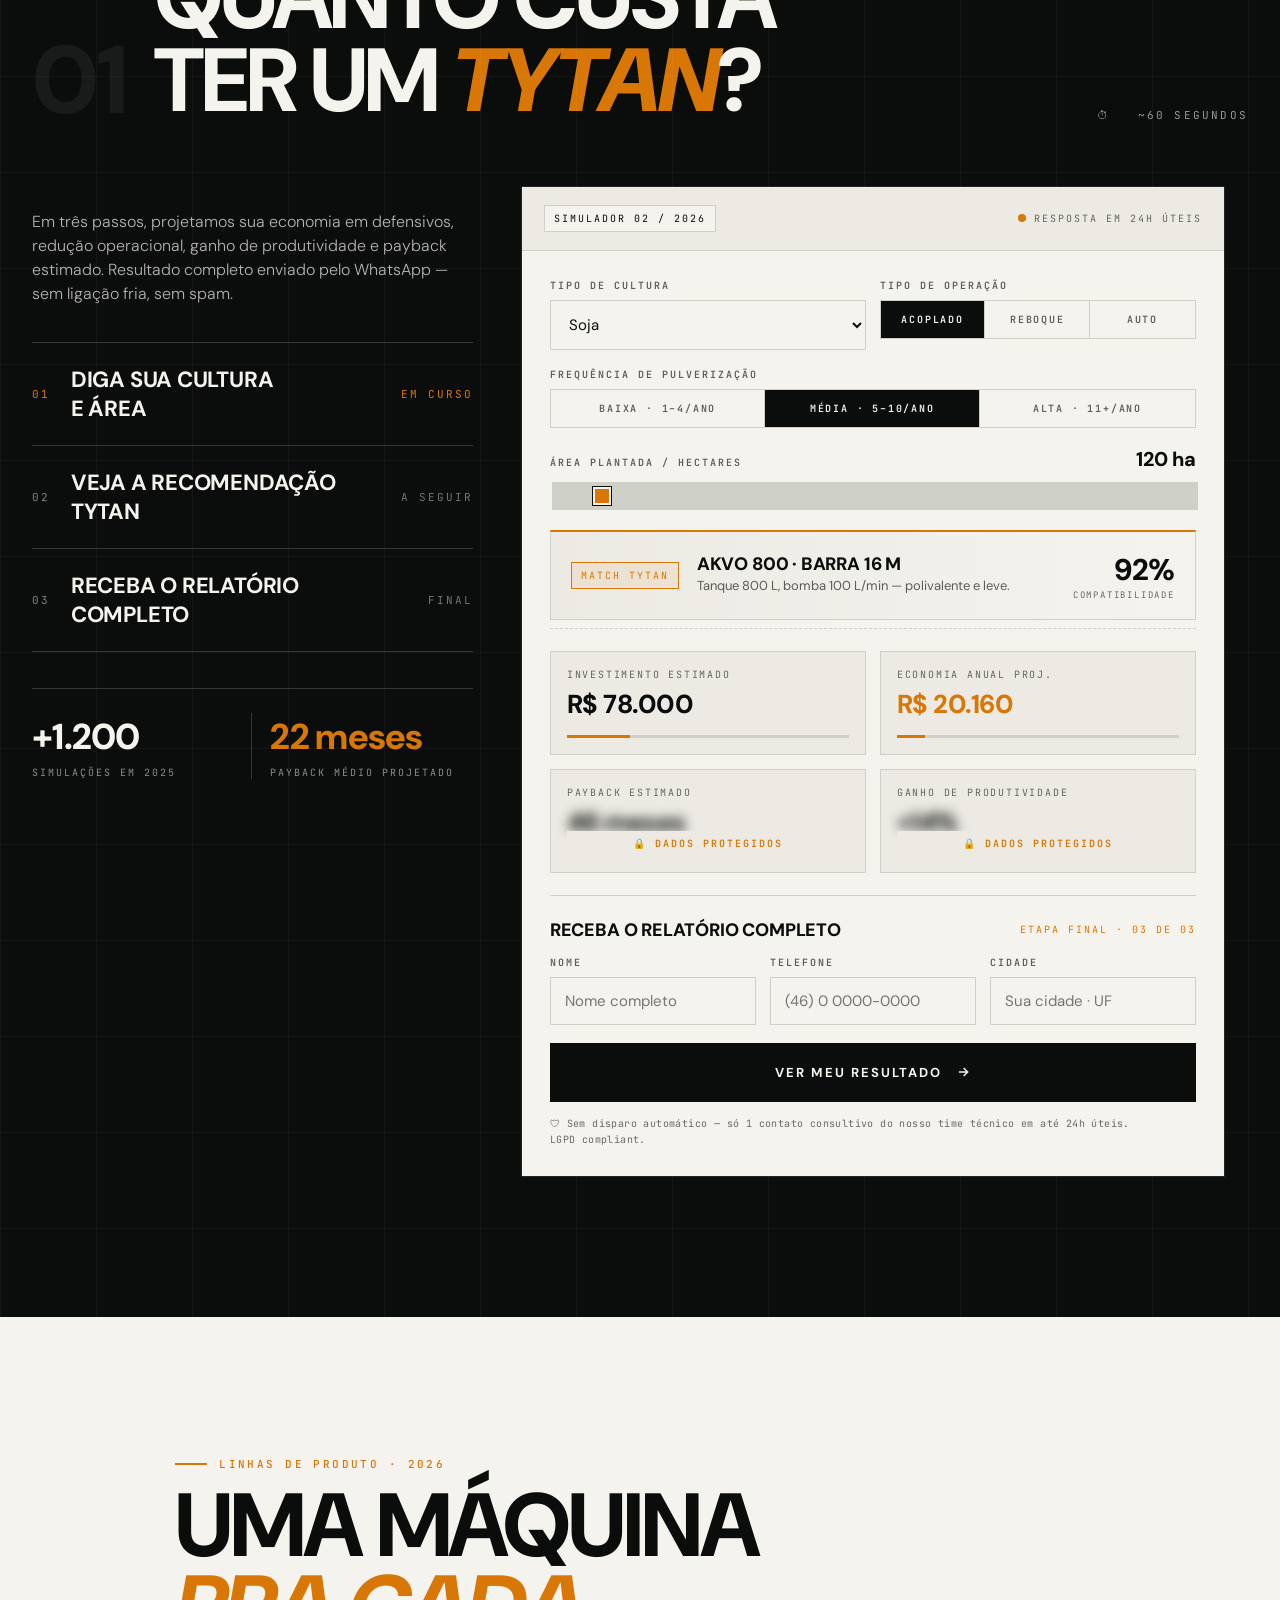
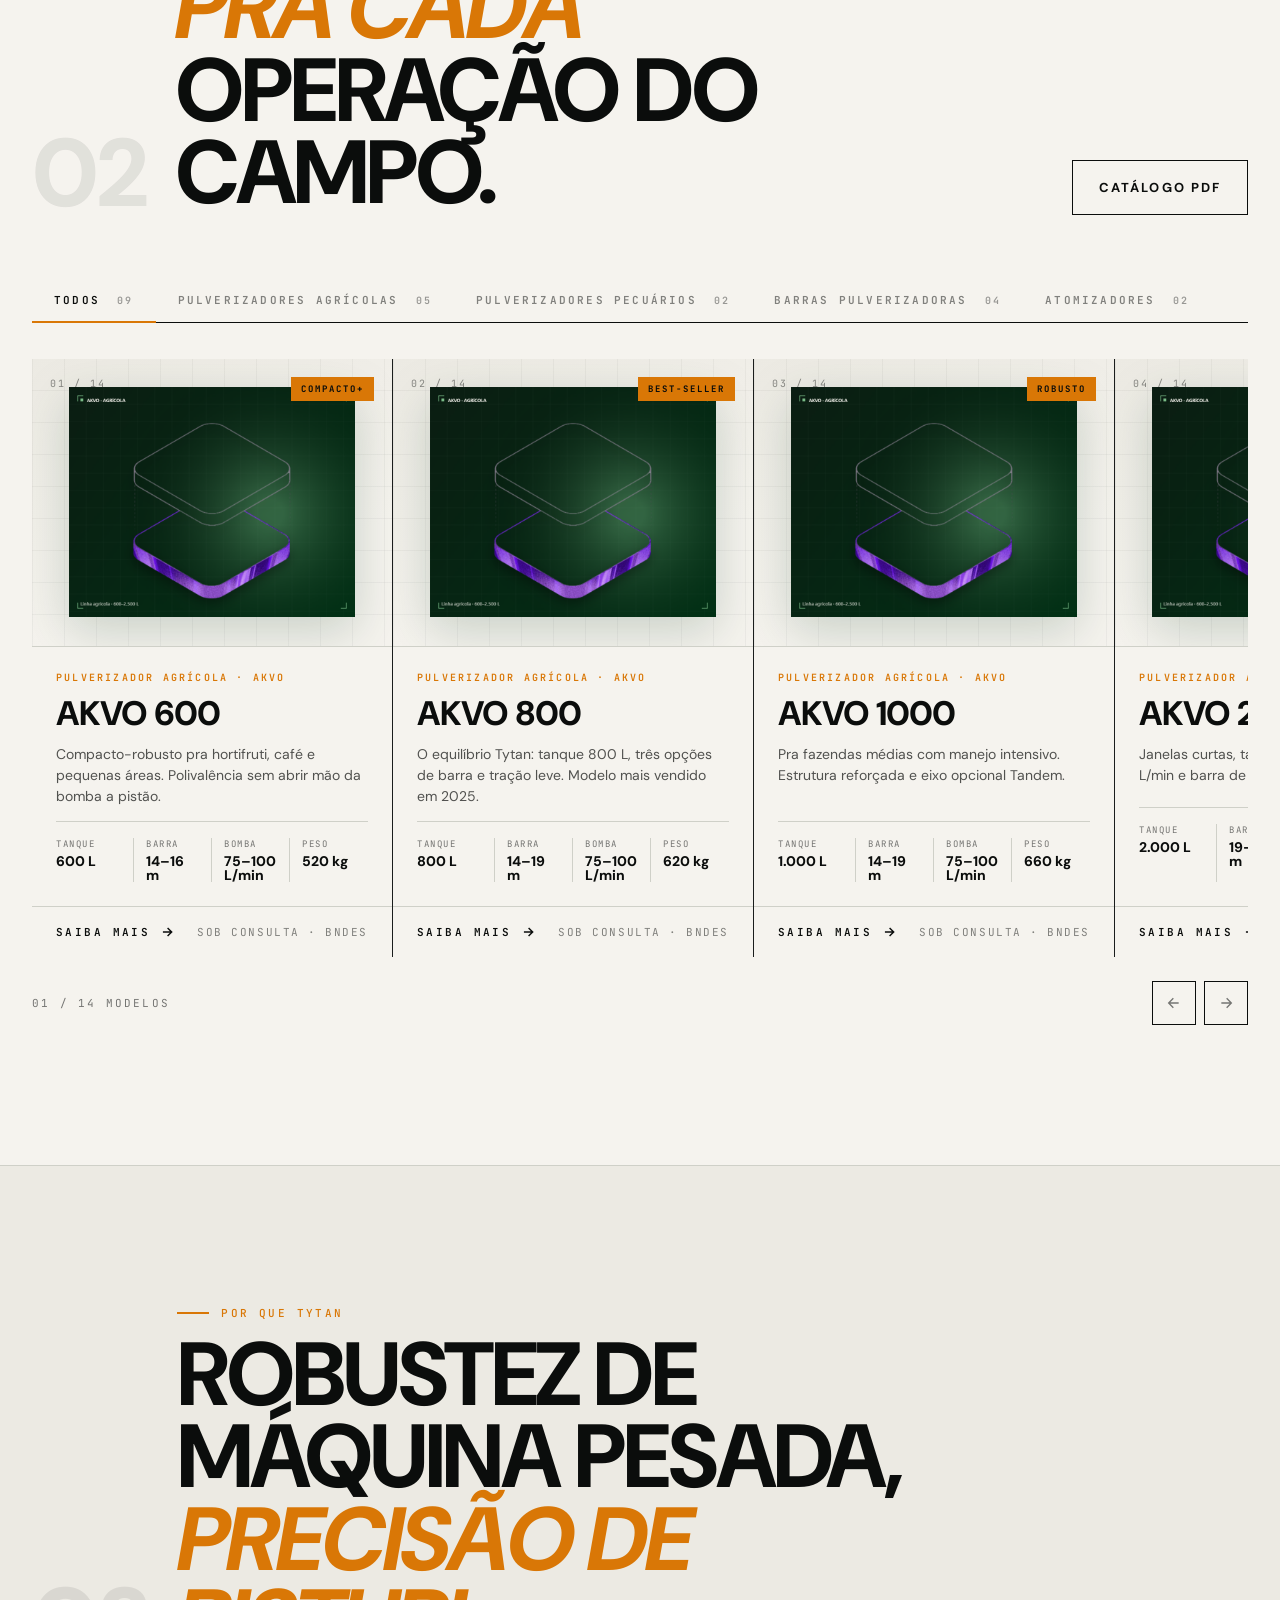
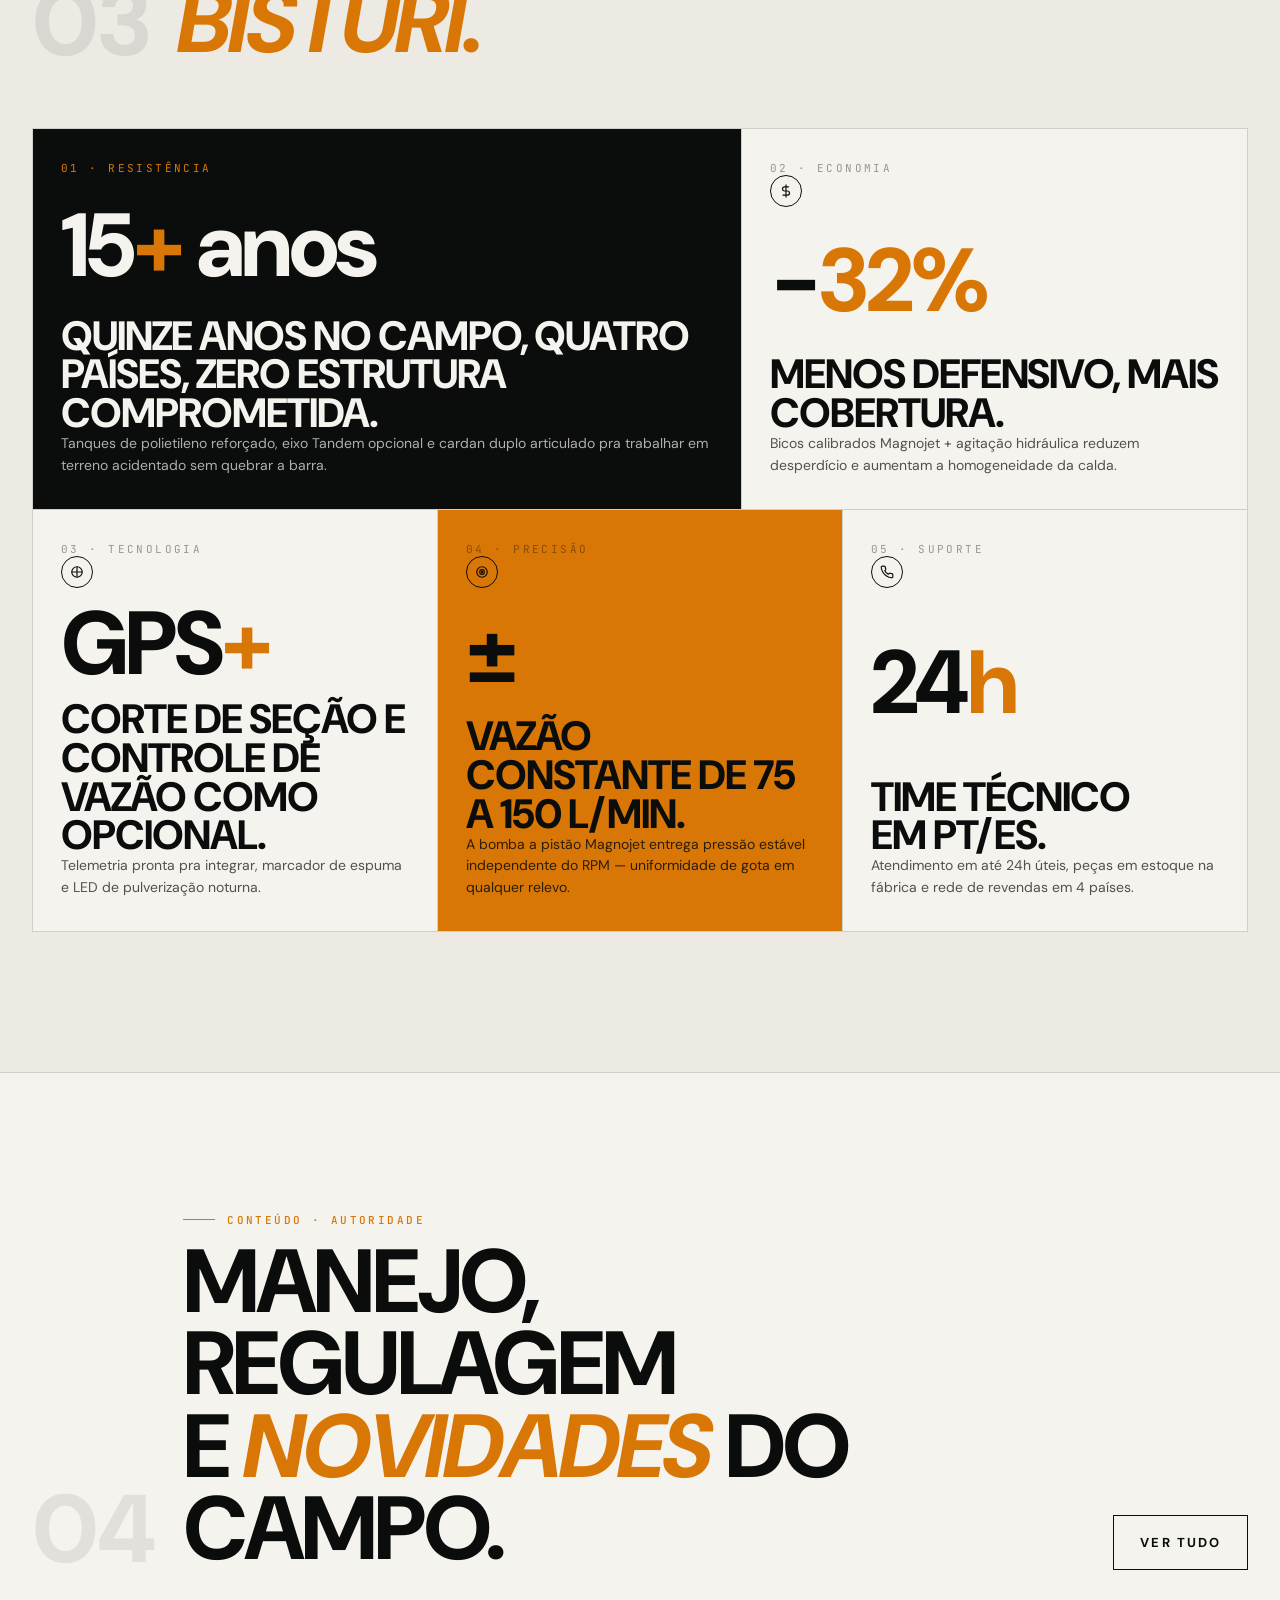
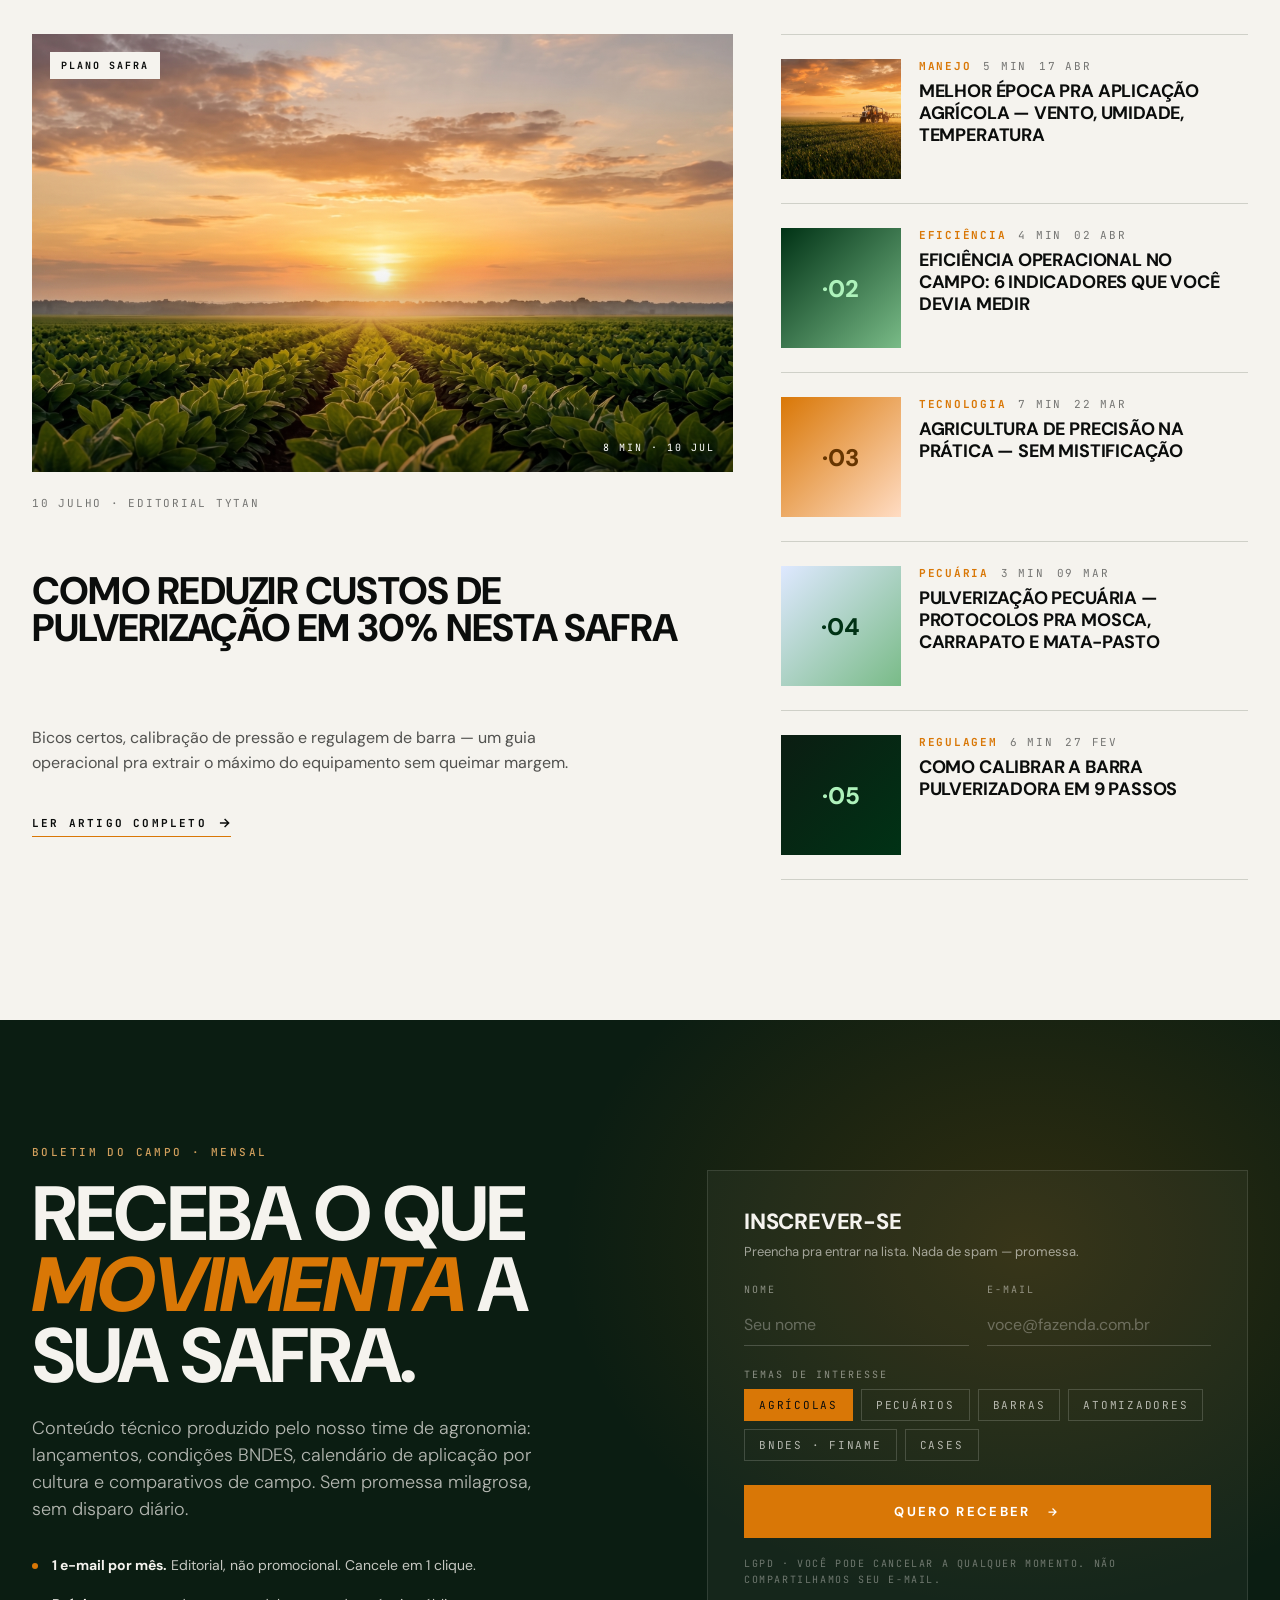
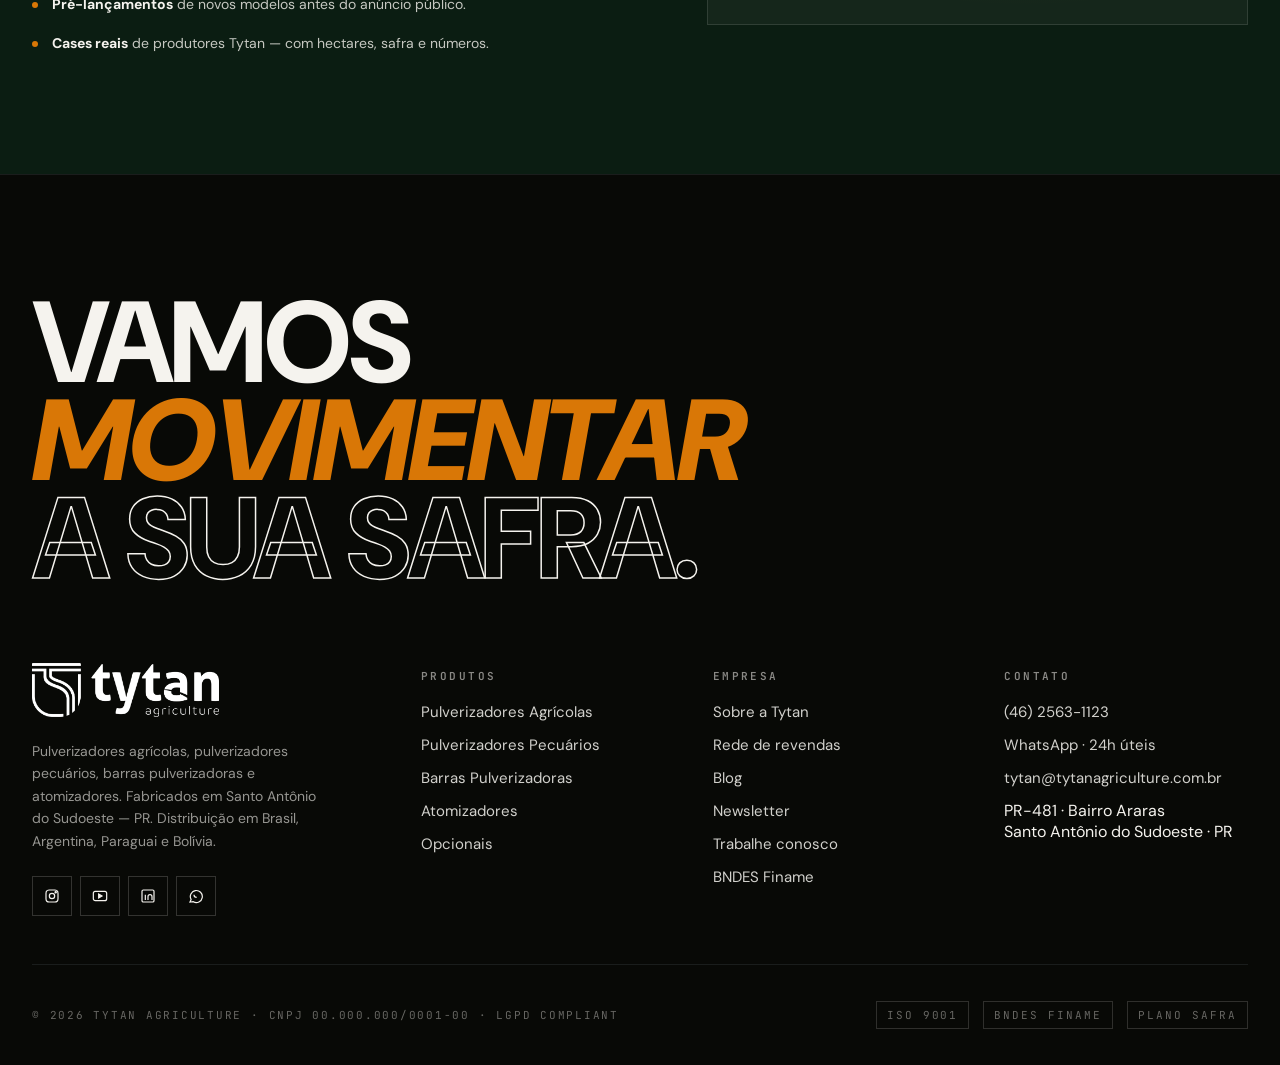
<file: project/Landing Page-print-print.html>
<!doctype html>
<html lang="pt-BR">
<head>
<meta charset="UTF-8" />
<meta name="viewport" content="width=device-width, initial-scale=1" />
<title>Tytan Agriculture — Precisão que movimenta a safra</title>
<link rel="preconnect" href="https://fonts.googleapis.com" />
<link rel="preconnect" href="https://fonts.gstatic.com" crossorigin />
<link href="https://fonts.googleapis.com/css2?family=JetBrains+Mono:wght@400;500;600&display=swap" rel="stylesheet" />
<link rel="stylesheet" href="colors_and_type.css" />
<style>
  :root{
    --bg:#0b0d0c;
    --ink:#0b0d0c;
    --ink-2:#1a1d1c;
    --paper:#f5f3ee;
    --paper-2:#eceae3;
    --line:#22262a;
    --line-soft:#cfd0c8;
    --green:#003215;
    --green-700:#004b23;
    --green-300:#79bb87;
    --green-100:#aef2bb;
    --copper:#d97706;
    --copper-2:#f08a14;
    --copper-d:#b75f00;
    --r:.25rem;
    --r-lg:.5rem;
    --container:1320px;
    --mono:'JetBrains Mono', ui-monospace, monospace;
    /* --display & --body inherited from colors_and_type.css (DM Sans variable) */
  }
  *{box-sizing:border-box}
  html,body{margin:0;padding:0;background:var(--paper);color:var(--ink);font-family:var(--body);-webkit-font-smoothing:antialiased;text-wrap:pretty;}
  img{max-width:100%;display:block}
  a{color:inherit;text-decoration:none}
  button{font:inherit;cursor:pointer;border:0;background:transparent;color:inherit}
  ::selection{background:var(--copper);color:#fff}
  .container{max-width:var(--container);margin:0 auto;padding:0 32px}
  @media(max-width:640px){.container{padding:0 20px}}

  /* ═════ TYPE ═════ */
  .display{font-family:var(--display);font-weight:800;letter-spacing:-.035em;line-height:.92;text-transform:uppercase}
  .h1{font-size:clamp(64px, 11vw, 184px);}
  .h2{font-size:clamp(44px, 7vw, 112px);}
  .h3{font-family:var(--display);font-weight:800;font-size:clamp(28px,3.6vw,56px);line-height:.98;letter-spacing:-.02em;text-transform:uppercase}
  .lede{font-family:var(--body);font-size:clamp(16px,1.25vw,20px);line-height:1.5;font-weight:300;color:rgba(11,13,12,.78)}
  .eyebrow{font-family:var(--mono);font-size:11px;font-weight:500;letter-spacing:.22em;text-transform:uppercase}
  .label{font-family:var(--mono);font-size:11px;font-weight:500;letter-spacing:.18em;text-transform:uppercase;color:rgba(11,13,12,.55)}
  .meta{font-family:var(--mono);font-size:11px;letter-spacing:.16em;text-transform:uppercase}

  /* ═════ HEADER ═════ */
  header.site{position:fixed;top:0;left:0;right:0;z-index:80}
  header.site::before{content:"";position:absolute;inset:0;background:linear-gradient(180deg,rgba(11,13,12,.55) 0%, rgba(11,13,12,0) 100%);pointer-events:none}
  header.site .row{position:relative;display:flex;align-items:center;justify-content:space-between;height:80px;color:#f5f3ee}
  .brand{display:inline-flex;align-items:center;height:42px}
  .brand img{height:36px;width:auto;display:block}
  .brand--light img{filter:brightness(0) invert(1)}
  .nav-c{display:flex;gap:34px}
  .nav-c a{font-family:var(--mono);font-size:11px;letter-spacing:.22em;text-transform:uppercase;font-weight:500;color:#f5f3ee;opacity:.85}
  .nav-c a:hover{opacity:1}
  @media(max-width:880px){.nav-c{display:none}}
  .head-cta{display:flex;align-items:center;gap:18px;font-family:var(--mono);font-size:11px;letter-spacing:.18em;text-transform:uppercase}
  .head-cta .pill{padding:9px 14px;border:1px solid currentColor;border-radius:9999px}
  .head-cta .pill:hover{background:#f5f3ee;color:var(--ink)}

  /* ═════ HERO ═════ */
  .hero{position:relative;min-height:100vh;background:#0a0b09;color:#f5f3ee;overflow:hidden;isolation:isolate}
  .hero .bg{position:absolute;inset:0;z-index:0;
    background:
      radial-gradient(120% 80% at 60% 35%, rgba(217,119,6,.42), transparent 55%),
      radial-gradient(120% 80% at 80% 80%, rgba(255, 158, 41,.30), transparent 60%),
      linear-gradient(180deg, #0a0b09 0%, #160e07 60%, #0a0b09 100%);
  }
  .hero .photo{position:absolute;inset:0;z-index:1;background:url('assets/sprayer-action.png') center 55%/cover no-repeat;mix-blend-mode:screen;opacity:.78;filter:contrast(1.05) saturate(1.05)}
  .hero .haze{position:absolute;inset:0;z-index:2;background:linear-gradient(180deg,rgba(10,11,9,.55) 0%, rgba(10,11,9,.15) 35%, rgba(10,11,9,.05) 60%, rgba(10,11,9,.85) 100%)}
  .hero .grid{position:absolute;inset:0;z-index:3;pointer-events:none;
    background-image:
      linear-gradient(0deg, rgba(255,255,255,.045) 1px, transparent 1px),
      linear-gradient(90deg, rgba(255,255,255,.045) 1px, transparent 1px);
    background-size:96px 96px;
  }
  .hero .dust{position:absolute;inset:0;z-index:4;pointer-events:none;opacity:.4;mix-blend-mode:screen;
    background-image:radial-gradient(rgba(255,210,150,.55) 1px, transparent 1.5px);
    background-size:9px 9px;
    animation:drift 18s linear infinite;
  }
  @keyframes drift{from{background-position:0 0}to{background-position:240px -300px}}

  .hero .frame{position:relative;z-index:10;min-height:100vh;display:grid;grid-template-rows:80px 1fr auto;}
  .hero .stage{display:grid;grid-template-columns:1.05fr .95fr;gap:48px;padding:32px 0 24px;align-items:end}
  @media(max-width:980px){.hero .stage{grid-template-columns:1fr;gap:24px}}

  .hero .badge-row{display:flex;flex-wrap:wrap;gap:10px;margin-bottom:32px;align-items:center}
  .hero .badge-row span{padding:7px 11px;border:1px solid rgba(245,243,238,.25);border-radius:9999px;font-family:var(--mono);font-size:10px;letter-spacing:.22em;text-transform:uppercase;color:#f5f3ee}
  .hero .badge-row .live{background:var(--copper);border-color:var(--copper);color:#0b0d0c;font-weight:700}
  .hero .badge-row .live::before{content:"";width:6px;height:6px;border-radius:50%;background:#0b0d0c;display:inline-block;margin-right:8px;vertical-align:middle;animation:bk 1.4s infinite}
  @keyframes bk{50%{opacity:.3}}

  .hero h1.h1{margin:0;color:#f5f3ee}
  .hero h1.h1 .ink{display:inline-block}
  .hero h1.h1 em{font-style:normal;color:var(--copper);font-style:italic;font-weight:900}
  .hero h1.h1 .stk{-webkit-text-stroke:1.5px #f5f3ee;color:transparent}

  .hero .sub{display:grid;grid-template-columns:1fr;gap:28px;margin-top:36px;max-width:560px}
  .hero .sub .lede{color:rgba(245,243,238,.84)}
  .hero .ctas{display:flex;gap:14px;flex-wrap:wrap;margin-top:8px}
  .btn{display:inline-flex;align-items:center;gap:14px;padding:18px 26px;border-radius:0;font-family:var(--display);font-weight:700;font-size:13px;letter-spacing:.16em;text-transform:uppercase;transition:.18s ease;border:1.5px solid transparent}
  .btn .arr{width:14px;height:14px;transition:transform .25s}
  .btn:hover .arr{transform:translateX(4px)}
  .btn-primary{background:var(--copper);color:#0b0d0c;border-color:var(--copper)}
  .btn-primary:hover{background:var(--copper-2);border-color:var(--copper-2)}
  .btn-ghost{background:transparent;color:#f5f3ee;border-color:rgba(245,243,238,.5)}
  .btn-ghost:hover{background:#f5f3ee;color:#0b0d0c}
  .btn-ink{background:var(--ink);color:#f5f3ee;border-color:var(--ink)}
  .btn-ink:hover{background:var(--copper);border-color:var(--copper);color:#0b0d0c}
  .btn-outline-ink{background:transparent;color:var(--ink);border-color:var(--ink)}
  .btn-outline-ink:hover{background:var(--ink);color:#f5f3ee}

  /* hero floating cards */
  .hero .stat-strip{position:relative;height:100%;min-height:520px}
  @media(max-width:980px){.hero .stat-strip{min-height:340px}}
  .hcard{position:absolute;background:rgba(245,243,238,.05);backdrop-filter:blur(14px) saturate(140%);-webkit-backdrop-filter:blur(14px);border:1px solid rgba(245,243,238,.18);padding:18px 20px;color:#f5f3ee;animation:float 6s ease-in-out infinite}
  .hcard.b{animation-delay:-2s}
  .hcard.c{animation-delay:-4s}
  @keyframes float{0%,100%{transform:translateY(0)}50%{transform:translateY(-8px)}}
  .hcard .lab{font-family:var(--mono);font-size:10px;letter-spacing:.18em;text-transform:uppercase;color:rgba(245,243,238,.62)}
  .hcard .val{font-family:var(--display);font-weight:800;font-size:28px;letter-spacing:-.01em;line-height:1;margin-top:6px}
  .hcard .val em{font-style:normal;color:var(--copper)}
  .hcard.a{top:8%;right:18%;width:200px}
  .hcard.b{top:34%;right:2%;width:240px}
  .hcard.c{bottom:12%;right:30%;width:180px}
  .hcard.d{bottom:30%;right:6%;width:230px;background:var(--copper);border-color:var(--copper);color:#0b0d0c}
  .hcard.d .lab{color:rgba(11,13,12,.7)}

  .hero .ticker{border-top:1px solid rgba(245,243,238,.18);border-bottom:1px solid rgba(245,243,238,.18);padding:18px 0;display:grid;grid-template-columns:repeat(4,1fr);gap:0}
  @media(max-width:880px){.hero .ticker{grid-template-columns:repeat(2,1fr)}}
  .hero .ticker .c{display:flex;flex-direction:column;gap:4px;padding:0 24px;border-right:1px solid rgba(245,243,238,.18)}
  .hero .ticker .c:last-child{border-right:0}
  .hero .ticker .v{font-family:var(--display);font-weight:800;font-size:24px;letter-spacing:-.01em}
  .hero .ticker .v em{font-style:normal;color:var(--copper)}
  .hero .ticker .l{font-family:var(--mono);font-size:10px;letter-spacing:.2em;text-transform:uppercase;color:rgba(245,243,238,.62)}

  .hero .scrolldown{position:absolute;bottom:18px;left:32px;z-index:11;font-family:var(--mono);font-size:10px;letter-spacing:.22em;text-transform:uppercase;color:rgba(245,243,238,.7);display:flex;align-items:center;gap:10px}
  .hero .scrolldown::before{content:"";width:1px;height:36px;background:rgba(245,243,238,.4);animation:scroll 1.6s ease-in-out infinite}
  @keyframes scroll{0%{transform:scaleY(.2);transform-origin:top}50%{transform:scaleY(1);transform-origin:top}51%{transform:scaleY(1);transform-origin:bottom}100%{transform:scaleY(0);transform-origin:bottom}}

  /* ═════ MARQUEE ═════ */
  .marquee{background:var(--ink);color:var(--paper);overflow:hidden;border-top:1px solid var(--line);border-bottom:1px solid var(--line)}
  .marquee .track{display:flex;gap:64px;padding:22px 0;white-space:nowrap;animation:tick 40s linear infinite;font-family:var(--display);font-weight:800;font-size:24px;letter-spacing:.02em;text-transform:uppercase}
  .marquee .track span{display:inline-flex;align-items:center;gap:64px}
  .marquee .track i{font-style:normal;color:var(--copper)}
  .marquee .dot{width:8px;height:8px;background:var(--copper);display:inline-block;border-radius:50%}
  @keyframes tick{from{transform:translateX(0)}to{transform:translateX(-50%)}}

  /* ═════ SECTION CHROME ═════ */
  section{padding:140px 0;position:relative}
  @media(max-width:880px){section{padding:88px 0}}
  .secnum{display:flex;align-items:flex-end;justify-content:space-between;gap:40px;margin-bottom:64px}
  .secnum .l{display:flex;align-items:flex-end;gap:28px}
  .secnum .num{font-family:var(--display);font-weight:800;font-size:96px;line-height:.85;letter-spacing:-.02em;color:var(--ink);opacity:.08}
  .secnum .ttl{max-width:780px}
  .secnum .ttl .eyebrow{display:flex;align-items:center;gap:12px;color:var(--copper);margin-bottom:14px}
  .secnum .ttl .eyebrow::before{content:"";width:32px;height:1.5px;background:var(--copper)}
  .secnum .ttl h2{margin:0;color:var(--ink)}
  .secnum .r{align-self:flex-end;display:flex;gap:10px}
  @media(max-width:880px){.secnum{flex-direction:column;align-items:flex-start;gap:18px;margin-bottom:40px}.secnum .num{display:none}}

  /* ═════ CALCULATOR ═════ */
  .calc{background:var(--ink);color:var(--paper);position:relative;overflow:hidden}
  .calc::before{content:"";position:absolute;inset:0;
    background-image:
      linear-gradient(0deg, rgba(245,243,238,.04) 1px, transparent 1px),
      linear-gradient(90deg, rgba(245,243,238,.04) 1px, transparent 1px);
    background-size:96px 96px;pointer-events:none}
  .calc .secnum .num{color:var(--paper);opacity:.06}
  .calc .secnum .ttl h2{color:var(--paper)}
  .calc .secnum .ttl .eyebrow{color:var(--copper)}
  .calc-grid{display:grid;grid-template-columns:.95fr 1.05fr;gap:48px;align-items:start;position:relative;z-index:2}
  @media(max-width:980px){.calc-grid{grid-template-columns:1fr;gap:32px}}

  .calc .left h2 .stk{-webkit-text-stroke:1.5px var(--paper);color:transparent}
  .calc .left .lede{color:rgba(245,243,238,.7);max-width:540px;margin:24px 0 36px}

  .steps{display:grid;gap:0;border-top:1px solid rgba(245,243,238,.18)}
  .steps .step{padding:22px 0;border-bottom:1px solid rgba(245,243,238,.18);display:grid;grid-template-columns:auto 1fr auto;gap:20px;align-items:center;transition:.2s}
  .steps .step .n{font-family:var(--mono);font-size:11px;letter-spacing:.22em;color:rgba(245,243,238,.5)}
  .steps .step .t{font-family:var(--display);font-weight:700;font-size:22px;letter-spacing:-.01em;text-transform:uppercase}
  .steps .step .d{display:none}
  .steps .step .x{font-family:var(--mono);font-size:11px;letter-spacing:.18em;text-transform:uppercase;color:rgba(245,243,238,.45)}
  .steps .step.on .n{color:var(--copper)}
  .steps .step.on .x{color:var(--copper)}

  .panel{background:var(--paper);color:var(--ink);border:1px solid var(--line);border-radius:0}
  .panel .head{display:flex;align-items:center;justify-content:space-between;padding:18px 22px;border-bottom:1px solid var(--line-soft);background:var(--paper-2)}
  .panel .head .pill{font-family:var(--mono);font-size:10px;letter-spacing:.2em;text-transform:uppercase;color:var(--ink);background:var(--paper);border:1px solid var(--line-soft);padding:6px 9px}
  .panel .head .ind{font-family:var(--mono);font-size:10px;letter-spacing:.2em;text-transform:uppercase;color:rgba(11,13,12,.6);display:inline-flex;align-items:center;gap:8px}
  .panel .head .ind .d{width:8px;height:8px;border-radius:50%;background:var(--copper);animation:bk 1.6s infinite}
  .panel .body{padding:28px}

  .field{display:flex;flex-direction:column;gap:8px;margin-bottom:18px}
  .field label{font-family:var(--mono);font-size:10px;letter-spacing:.2em;text-transform:uppercase;font-weight:600;color:rgba(11,13,12,.65)}
  .field input,.field select{font:inherit;font-size:15px;padding:13px 14px;border:1px solid var(--line-soft);border-radius:0;background:var(--paper);color:var(--ink);transition:.15s}
  .field input:focus,.field select:focus{outline:0;border-color:var(--ink);box-shadow:inset 0 0 0 1px var(--ink)}
  .seg{display:grid;grid-template-columns:repeat(3,1fr);border:1px solid var(--line-soft)}
  .seg button{padding:12px 8px;background:var(--paper);font-family:var(--mono);font-size:10px;font-weight:600;letter-spacing:.18em;text-transform:uppercase;color:rgba(11,13,12,.65);border-right:1px solid var(--line-soft);transition:.15s}
  .seg button:last-child{border-right:0}
  .seg button[aria-pressed="true"]{background:var(--ink);color:var(--paper)}
  .row2{display:grid;grid-template-columns:1fr 1fr;gap:14px}
  .slider-row .top{display:flex;justify-content:space-between;align-items:baseline}
  .slider-row .v{font-family:var(--display);font-weight:800;font-size:20px;letter-spacing:-.01em}
  .slider-row input[type=range]{-webkit-appearance:none;appearance:none;width:100%;height:2px;background:var(--line-soft);border-radius:0}
  .slider-row input[type=range]::-webkit-slider-thumb{-webkit-appearance:none;appearance:none;width:18px;height:18px;border-radius:0;background:var(--copper);border:2px solid var(--paper);cursor:pointer;box-shadow:0 0 0 1px var(--ink)}
  .slider-row input[type=range]::-moz-range-thumb{width:18px;height:18px;border-radius:0;background:var(--copper);border:2px solid var(--paper);cursor:pointer}

  .gauges{margin-top:8px;border-top:1px dashed var(--line-soft);padding-top:22px;display:grid;grid-template-columns:repeat(2,1fr);gap:14px}
  .gauge{background:var(--paper-2);border:1px solid var(--line-soft);padding:16px;position:relative}
  .gauge .k{font-family:var(--mono);font-size:10px;letter-spacing:.18em;text-transform:uppercase;color:rgba(11,13,12,.6)}
  .gauge .v{font-family:var(--display);font-weight:800;font-size:26px;letter-spacing:-.02em;margin-top:6px;color:var(--ink)}
  .gauge .v em{color:var(--copper);font-style:normal}
  .gauge .bar{height:3px;background:var(--line-soft);margin-top:14px;position:relative;overflow:hidden}
  .gauge .bar i{position:absolute;left:0;top:0;bottom:0;background:var(--copper);transition:width .5s cubic-bezier(.2,.7,.2,1)}
  .gauge.locked .v{filter:blur(6px);user-select:none}
  .gauge.locked::after{content:"🔒 dados protegidos";position:absolute;left:16px;right:16px;bottom:16px;text-align:center;font-family:var(--mono);font-size:10px;letter-spacing:.2em;text-transform:uppercase;color:var(--copper);font-weight:600;background:var(--paper-2);padding:6px 0}
  .gauges.unlocked .gauge.locked{filter:none}
  .gauges.unlocked .gauge.locked .v{filter:none}
  .gauges.unlocked .gauge.locked::after{content:""}

  .recommend{display:grid;grid-template-columns:auto 1fr auto;gap:18px;align-items:center;background:linear-gradient(90deg, var(--paper-2), var(--paper));border-top:2px solid var(--copper);border-bottom:1px solid var(--line-soft);border-left:1px solid var(--line-soft);border-right:1px solid var(--line-soft);padding:18px 20px;margin-top:18px}
  .recommend .badge{font-family:var(--mono);font-size:10px;letter-spacing:.2em;text-transform:uppercase;color:var(--copper);background:rgba(217,119,6,.08);padding:6px 9px;border:1px solid var(--copper)}
  .recommend .name{font-family:var(--display);font-weight:800;font-size:18px;letter-spacing:-.01em;line-height:1;margin-bottom:4px;text-transform:uppercase}
  .recommend .desc{font-size:13px;color:rgba(11,13,12,.65);line-height:1.4}
  .recommend .match{text-align:right}
  .recommend .match .v{font-family:var(--display);font-weight:800;font-size:30px;letter-spacing:-.02em}
  .recommend .match .l{font-family:var(--mono);font-size:9px;letter-spacing:.2em;text-transform:uppercase;color:rgba(11,13,12,.6)}

  .lead{margin-top:22px;padding-top:22px;border-top:1px solid var(--line-soft)}
  .lead .head-l{display:flex;justify-content:space-between;align-items:center;margin-bottom:14px}
  .lead .head-l h4{font-family:var(--display);font-size:18px;font-weight:800;text-transform:uppercase;letter-spacing:-.01em;margin:0}
  .lead .head-l .step-num{font-family:var(--mono);font-size:10px;letter-spacing:.2em;text-transform:uppercase;color:var(--copper)}
  .row3{display:grid;grid-template-columns:1.2fr 1fr 1fr;gap:14px}
  @media(max-width:560px){.row3{grid-template-columns:1fr}}
  .privacy{font-family:var(--mono);font-size:10px;color:rgba(11,13,12,.6);margin-top:14px;line-height:1.6;letter-spacing:.04em}
  .success{padding:28px 22px;border:1px dashed var(--green-700);background:#f0fff4;text-align:center}
  .success .icon{width:54px;height:54px;border:2px solid var(--green-700);border-radius:50%;display:grid;place-items:center;margin:0 auto 14px;color:var(--green-700);animation:pop .6s cubic-bezier(.2,1.4,.4,1)}
  @keyframes pop{0%{transform:scale(.4);opacity:0}100%{transform:scale(1);opacity:1}}
  .success h4{font-family:var(--display);font-weight:800;font-size:24px;letter-spacing:-.01em;text-transform:uppercase;margin:0 0 8px}
  .success p{font-size:14px;color:rgba(11,13,12,.65);margin:0;line-height:1.5}
  .success .crm-line{display:inline-flex;align-items:center;gap:8px;margin-top:14px;font-family:var(--mono);font-size:10px;letter-spacing:.2em;text-transform:uppercase;color:var(--green-700)}
  .success .crm-line .d{width:8px;height:8px;border-radius:50%;background:var(--green-700);animation:bk 1.4s infinite}

  /* ═════ PRODUCTS ═════ */
  .prods{background:var(--paper)}
  .prod-tabs{display:flex;gap:0;border-bottom:1px solid var(--ink);margin-bottom:36px;flex-wrap:wrap}
  .prod-tabs button{padding:14px 22px;background:transparent;font-family:var(--mono);font-size:11px;letter-spacing:.2em;text-transform:uppercase;font-weight:600;color:rgba(11,13,12,.5);border-bottom:2px solid transparent;margin-bottom:-1px;transition:.15s}
  .prod-tabs button[aria-pressed="true"]{color:var(--ink);border-bottom-color:var(--copper)}
  .prod-tabs button:hover{color:var(--ink)}
  .prod-tabs button .ct{margin-left:8px;font-size:10px;color:rgba(11,13,12,.4)}

  .prod-rail{display:grid;grid-auto-flow:column;grid-auto-columns:minmax(360px, 1fr);gap:1px;background:var(--ink-2);overflow-x:auto;scroll-snap-type:x mandatory;scrollbar-width:thin;scrollbar-color:var(--ink) var(--paper)}
  .prod-rail::-webkit-scrollbar{height:6px}
  .prod-rail::-webkit-scrollbar-thumb{background:var(--ink)}
  @media(max-width:880px){.prod-rail{grid-auto-columns:minmax(85%,1fr)}}

  .pcard{background:var(--paper);scroll-snap-align:start;display:flex;flex-direction:column;position:relative;min-height:540px;transition:.3s}
  .pcard:hover{background:var(--paper-2)}
  .pcard .nu{position:absolute;top:18px;left:18px;font-family:var(--mono);font-size:10px;letter-spacing:.2em;text-transform:uppercase;color:rgba(11,13,12,.45);z-index:2}
  .pcard .ribbon{position:absolute;top:18px;right:18px;background:var(--copper);color:#0b0d0c;font-family:var(--mono);font-size:9px;letter-spacing:.22em;text-transform:uppercase;font-weight:700;padding:6px 10px;z-index:2}
  .pcard .img{aspect-ratio:5/4;display:flex;align-items:center;justify-content:center;background:linear-gradient(160deg, var(--paper-2) 0%, var(--paper) 70%);position:relative;overflow:hidden;border-bottom:1px solid var(--line-soft)}
  .pcard .img::before{content:"";position:absolute;inset:0;
    background-image:linear-gradient(0deg, rgba(11,13,12,.04) 1px, transparent 1px),linear-gradient(90deg, rgba(11,13,12,.04) 1px, transparent 1px);
    background-size:32px 32px}
  .pcard .img img{position:relative;z-index:1;max-width:84%;max-height:80%;object-fit:contain;transition:transform .5s cubic-bezier(.2,.7,.2,1);filter:drop-shadow(0 14px 24px rgba(0,50,21,.18))}
  .pcard:hover .img img{transform:scale(1.06)}
  .pcard .info{padding:24px;display:flex;flex-direction:column;flex:1;gap:14px}
  .pcard .cat{font-family:var(--mono);font-size:10px;letter-spacing:.22em;text-transform:uppercase;color:var(--copper);font-weight:600}
  .pcard .name{font-family:var(--display);font-weight:800;font-size:34px;letter-spacing:-.025em;line-height:.95;text-transform:uppercase;margin:0}
  .pcard .blurb{font-size:14px;color:rgba(11,13,12,.7);line-height:1.5;margin:0}
  .pcard .specs{display:grid;grid-template-columns:repeat(4,1fr);gap:0;border-top:1px solid var(--line-soft);padding-top:16px;margin-top:auto}
  .pcard .specs > div{padding-right:12px;border-right:1px solid var(--line-soft)}
  .pcard .specs > div:last-child{border-right:0;padding-right:0;padding-left:12px}
  .pcard .specs > div:not(:first-child){padding-left:12px}
  .pcard .specs .k{font-family:var(--mono);font-size:9px;letter-spacing:.18em;text-transform:uppercase;color:rgba(11,13,12,.55)}
  .pcard .specs .v{font-family:var(--display);font-weight:800;font-size:14px;margin-top:4px;line-height:1}
  .pcard .foot{display:flex;align-items:center;justify-content:space-between;border-top:1px solid var(--line-soft);padding:18px 24px}
  .pcard .foot a{font-family:var(--mono);font-size:11px;letter-spacing:.22em;text-transform:uppercase;color:var(--ink);font-weight:600;display:inline-flex;gap:10px;align-items:center}
  .pcard .foot a .arr{transition:transform .25s}
  .pcard .foot a:hover .arr{transform:translateX(4px)}
  .pcard .foot a:hover{color:var(--copper)}
  .pcard .foot .price{font-family:var(--mono);font-size:11px;color:rgba(11,13,12,.5);letter-spacing:.14em;text-transform:uppercase}

  .rail-nav{display:flex;justify-content:space-between;align-items:center;margin-top:24px;font-family:var(--mono);font-size:11px;letter-spacing:.2em;text-transform:uppercase;color:rgba(11,13,12,.55)}
  .rail-nav .arrows{display:flex;gap:8px}
  .rail-nav .arrows button{width:44px;height:44px;border:1px solid var(--ink);display:grid;place-items:center;transition:.15s}
  .rail-nav .arrows button:hover{background:var(--ink);color:var(--paper)}

  /* ═════ DIFFERENTIATORS ═════ */
  .diffs{background:var(--paper-2);border-top:1px solid var(--line-soft);border-bottom:1px solid var(--line-soft)}
  .diffs-grid{display:grid;grid-template-columns:repeat(12,1fr);gap:1px;background:var(--line-soft);border:1px solid var(--line-soft)}
  .diffs-grid > div{background:var(--paper);padding:32px 28px;display:flex;flex-direction:column;gap:18px;justify-content:space-between;min-height:320px}
  .diff-1{grid-column:span 7;background:var(--ink) !important;color:var(--paper);min-height:380px !important}
  .diff-1 .num{color:var(--copper) !important}
  .diff-1 h3{color:var(--paper)}
  .diff-1 .desc{color:rgba(245,243,238,.7) !important}
  .diff-2{grid-column:span 5}
  .diff-3{grid-column:span 4}
  .diff-4{grid-column:span 4;background:var(--copper) !important;color:#0b0d0c}
  .diff-4 .num{color:#0b0d0c !important;opacity:.4}
  .diff-4 .desc{color:rgba(11,13,12,.85) !important}
  .diff-5{grid-column:span 4}
  @media(max-width:980px){.diffs-grid > div{grid-column:span 12 !important}}

  .diffs-grid .num{font-family:var(--mono);font-size:11px;letter-spacing:.22em;text-transform:uppercase;color:rgba(11,13,12,.4)}
  .diffs-grid h3{font-family:var(--display);font-weight:800;font-size:clamp(28px,3.2vw,46px);letter-spacing:-.025em;line-height:.95;text-transform:uppercase;margin:0}
  .diffs-grid h3 em{color:var(--copper);font-style:italic;font-weight:900}
  .diff-4 h3 em{color:#0b0d0c;text-decoration:underline;text-decoration-thickness:3px}
  .diffs-grid .desc{font-size:14px;line-height:1.55;color:rgba(11,13,12,.7);margin:0}
  .diffs-grid .stat{font-family:var(--display);font-weight:800;font-size:clamp(56px,7vw,104px);letter-spacing:-.04em;line-height:.85}
  .diffs-grid .stat em{color:var(--copper);font-style:normal}
  .diff-1 .stat em{color:var(--copper)}
  .diff-4 .stat{color:#0b0d0c}
  .ico{width:32px;height:32px;display:grid;place-items:center;border:1.5px solid currentColor;border-radius:50%}

  /* ═════ BLOG ═════ */
  .blog{background:var(--paper)}
  .blog-grid{display:grid;grid-template-columns:1.5fr 1fr;gap:48px;align-items:start}
  @media(max-width:980px){.blog-grid{grid-template-columns:1fr;gap:32px}}
  .post-feat{display:flex;flex-direction:column;gap:24px}
  .post-feat .ph{aspect-ratio:16/10;background:var(--paper-2);position:relative;overflow:hidden}
  .post-feat .ph img{width:100%;height:100%;object-fit:cover;transition:transform .8s cubic-bezier(.2,.7,.2,1)}
  .post-feat .ph:hover img{transform:scale(1.04)}
  .post-feat .ph::after{content:"";position:absolute;inset:0;background:linear-gradient(180deg,transparent 50%, rgba(0,0,0,.4));pointer-events:none}
  .post-feat .ph .cat{position:absolute;top:18px;left:18px;background:var(--paper);color:var(--ink);font-family:var(--mono);font-size:10px;letter-spacing:.2em;text-transform:uppercase;font-weight:700;padding:7px 11px;z-index:2}
  .post-feat .ph .read-time{position:absolute;bottom:18px;right:18px;color:#fff;font-family:var(--mono);font-size:10px;letter-spacing:.2em;text-transform:uppercase;z-index:2}
  .post-feat h3.h3{font-size:clamp(28px,3vw,44px)}
  .post-feat .meta{color:rgba(11,13,12,.55)}
  .post-feat .blurb{font-size:16px;color:rgba(11,13,12,.7);line-height:1.55;max-width:560px}
  .post-feat .read-more{display:inline-flex;gap:10px;align-items:center;font-family:var(--mono);font-size:11px;letter-spacing:.2em;text-transform:uppercase;font-weight:700;color:var(--ink);align-self:flex-start;border-bottom:1.5px solid var(--copper);padding-bottom:6px}

  .post-list{display:grid;gap:0;border-top:1px solid var(--line-soft)}
  .post-list article{display:grid;grid-template-columns:120px 1fr;gap:18px;padding:24px 0;border-bottom:1px solid var(--line-soft);transition:.2s}
  .post-list article:hover{background:var(--paper-2);padding-left:12px}
  .post-list article .thumb{aspect-ratio:1;background:var(--paper-2);overflow:hidden}
  .post-list article .thumb img{width:100%;height:100%;object-fit:cover}
  .post-list article .thumb.gen{background:linear-gradient(135deg,#dee8ff,#79bb87);display:flex;align-items:center;justify-content:center;color:var(--green);font-family:var(--display);font-size:24px;font-weight:800}
  .post-list article .info{display:flex;flex-direction:column;gap:8px}
  .post-list article .info .meta{display:flex;gap:12px;color:rgba(11,13,12,.55)}
  .post-list article .info .meta .cat{color:var(--copper);font-weight:700}
  .post-list article h4{font-family:var(--display);font-weight:700;font-size:18px;line-height:1.2;letter-spacing:-.01em;margin:0;text-transform:uppercase}

  /* ═════ NEWSLETTER ═════ */
  .news{background:#0b1d12;color:var(--paper);padding:120px 0;position:relative;overflow:hidden}
  .news::before{content:"";position:absolute;inset:0;background:radial-gradient(60% 80% at 80% 30%, rgba(217,119,6,.18) 0%, transparent 60%);pointer-events:none}
  .news .grid{display:grid;grid-template-columns:1.1fr 1fr;gap:80px;align-items:center;position:relative}
  @media(max-width:880px){.news .grid{grid-template-columns:1fr;gap:48px}}
  .news h2{font-family:var(--display);font-weight:800;font-size:clamp(40px,6vw,88px);letter-spacing:-.03em;line-height:.92;text-transform:uppercase;margin:18px 0 24px}
  .news h2 em{color:var(--copper);font-style:italic;font-weight:900}
  .news p.lede{color:rgba(245,243,238,.72);font-size:18px;max-width:520px;margin:0 0 28px}
  .news .news-form{background:rgba(245,243,238,.04);border:1px solid rgba(245,243,238,.12);padding:36px}
  .news .news-form h4{font-family:var(--display);font-weight:800;font-size:22px;letter-spacing:-.01em;text-transform:uppercase;margin:0 0 6px;color:var(--paper)}
  .news .news-form .sub{font-size:13px;color:rgba(245,243,238,.6);margin:0 0 22px;line-height:1.5}
  .news .news-form label{display:block;font-family:var(--mono);font-size:10px;letter-spacing:.2em;text-transform:uppercase;color:rgba(245,243,238,.5);margin-bottom:8px}
  .news .news-form input{width:100%;background:transparent;border:0;border-bottom:1px solid rgba(245,243,238,.2);color:var(--paper);font-family:var(--body);font-size:16px;padding:10px 0;outline:none;transition:.18s}
  .news .news-form input:focus{border-bottom-color:var(--copper)}
  .news .news-form input::placeholder{color:rgba(245,243,238,.32)}
  .news .news-form .nrow{display:grid;grid-template-columns:1fr 1fr;gap:18px;margin-bottom:22px}
  @media(max-width:520px){.news .news-form .nrow{grid-template-columns:1fr}}
  .news .news-form .topics{display:flex;flex-wrap:wrap;gap:8px;margin-bottom:24px}
  .news .news-form .topics .chip{display:inline-flex;align-items:center;gap:6px;padding:8px 14px;border:1px solid rgba(245,243,238,.18);font-family:var(--mono);font-size:11px;letter-spacing:.16em;text-transform:uppercase;color:rgba(245,243,238,.7);cursor:pointer;transition:.15s;user-select:none}
  .news .news-form .topics .chip[aria-pressed="true"]{background:var(--copper);border-color:var(--copper);color:#0b0d0c}
  .news .news-form button{width:100%;background:var(--copper);color:#fff;font-family:var(--display);font-weight:700;font-size:13px;letter-spacing:.18em;text-transform:uppercase;padding:18px;border:0;cursor:pointer;display:inline-flex;align-items:center;justify-content:center;gap:12px;transition:.2s}
  .news .news-form button:hover{background:var(--copper-2)}
  .news .news-form button:disabled{opacity:.6;cursor:wait}
  .news .news-form .fine{font-family:var(--mono);font-size:10px;letter-spacing:.16em;text-transform:uppercase;color:rgba(245,243,238,.4);margin-top:18px;line-height:1.6}
  .news .news-form .ok{display:none;text-align:center;padding:14px 0}
  .news .news-form .ok h4{font-size:24px;margin-bottom:8px}
  .news .news-form .ok p{font-size:14px;color:rgba(245,243,238,.7);max-width:280px;margin:0 auto}
  .news .news-form.sent .form-inner{display:none}
  .news .news-form.sent .ok{display:block}
  .news .perks{display:grid;gap:18px;margin-top:32px}
  .news .perks .perk{display:flex;gap:14px;align-items:flex-start;font-size:14px;line-height:1.5;color:rgba(245,243,238,.8)}
  .news .perks .perk .dot{flex-shrink:0;width:6px;height:6px;border-radius:50%;background:var(--copper);margin-top:8px}

  /* ═════ FOOTER ═════ */
  footer{background:#080906;color:var(--paper);padding:120px 0 36px;border-top:1px solid #1a1d1c}
  footer .ftr-shout{font-family:var(--display);font-weight:800;font-size:clamp(56px,9vw,160px);letter-spacing:-.035em;line-height:.85;text-transform:uppercase;margin:0 0 80px}
  footer .ftr-shout em{color:var(--copper);font-style:italic;font-weight:900}
  footer .ftr-shout .stk{-webkit-text-stroke:1.5px var(--paper);color:transparent}

  footer .ftr-grid{display:grid;grid-template-columns:1.4fr repeat(3,1fr);gap:48px;padding-bottom:48px;border-bottom:1px solid #1a1d1c;margin-bottom:36px}
  @media(max-width:880px){footer .ftr-grid{grid-template-columns:1fr 1fr}}
  footer h5{font-family:var(--mono);font-size:11px;font-weight:600;letter-spacing:.22em;text-transform:uppercase;color:rgba(245,243,238,.55);margin:0 0 18px}
  footer ul{list-style:none;padding:0;margin:0;display:grid;gap:12px}
  footer ul a{font-family:var(--body);font-size:15px;color:rgba(245,243,238,.85);transition:.15s}
  footer ul a:hover{color:var(--copper)}
  footer .brand-blk .brand img{height:54px}
  footer .brand-blk .brand{filter:brightness(0) invert(1)}
  footer .brand-blk p{font-size:14px;line-height:1.6;margin:18px 0 0;max-width:300px;color:rgba(245,243,238,.6)}

  footer .socials{display:flex;gap:8px;margin-top:24px}
  footer .socials a{width:40px;height:40px;border:1px solid rgba(245,243,238,.18);display:grid;place-items:center;color:var(--paper);transition:.15s}
  footer .socials a:hover{background:var(--copper);border-color:var(--copper);color:#0b0d0c}

  footer .legal{display:flex;justify-content:space-between;align-items:center;font-family:var(--mono);font-size:11px;letter-spacing:.16em;text-transform:uppercase;color:rgba(245,243,238,.4);flex-wrap:wrap;gap:14px}
  footer .legal .badges{display:flex;gap:14px}
  footer .legal .badges span{padding:6px 10px;border:1px solid rgba(245,243,238,.16);letter-spacing:.18em}

  /* ═════ wa float ═════ */
  .wa{position:fixed;right:24px;bottom:24px;z-index:90;width:56px;height:56px;border-radius:50%;background:#22c35e;color:#fff;display:grid;place-items:center;box-shadow:0 6px 20px rgba(34,195,94,.35);transition:.2s}
  .wa:hover{transform:scale(1.06)}

  /* responsive bits */
  @media(max-width:980px){
    .hcard.a{top:6%;right:5%;width:160px}
    .hcard.b{top:30%;right:0;width:200px}
    .hcard.c{display:none}
    .hcard.d{bottom:8%;right:5%;width:200px}
  }

  /* svg icon size */
  .arr{width:14px;height:14px}
  .ic{width:18px;height:18px}

  /* PRINT */
  @page { size: A4; margin: 12mm; }
  @media print {
    *, *::before, *::after { -webkit-print-color-adjust: exact !important; print-color-adjust: exact !important; animation: none !important; transition: none !important; }
    html, body { background:#f5f3ee !important; }
    .wa, .marquee { display:none !important; }
    .topbar { position:static !important; background:#fff !important; border-bottom:1px solid #e0ddd5 !important; padding:8px 0 !important; }
    .topbar nav, .topbar .cta-mini { display:none !important; }
    header.site { position:static !important; mix-blend-mode:normal !important; }
    header.site::before { display:none !important; }
    .brand--light img { filter:none !important; }
    .hero { min-height:auto !important; height:auto !important; padding:32px 0 40px !important; page-break-after:page; break-after:page; }
    .hero .photo { position:static !important; height:380px !important; transform:none !important; }
    .hero .container { position:static !important; }
    .hero h1, .hero .h1 { font-size:64px !important; line-height:.95 !important; }
    section[id="produtos"], section[id="calc"], section[id="blog"], section[id="newsletter"], footer { page-break-before:page; break-before:page; }
    .product-card, .post-list article, .post-feature, .recommend, .gauges, .news-form, .ftr-grid, .news .grid > div { page-break-inside:avoid; break-inside:avoid; }
    .products .scroller, .products .track { display:grid !important; grid-template-columns:1fr 1fr !important; gap:18px !important; transform:none !important; overflow:visible !important; }
    .products .nav { display:none !important; }
    .product-card .img img { max-height:200px !important; object-fit:contain !important; }
    .gauges .gauge.locked { filter:none !important; }
    .gauges .gauge.locked::after { display:none !important; }
    .news { padding:48px 0 !important; }
    .news h2 { font-size:48px !important; }
    footer { padding:48px 0 24px !important; }
    footer .ftr-shout { font-size:56px !important; margin-bottom:32px !important; }
    h1, .h1 { font-size:64px !important; } h2, .h2 { font-size:44px !important; } h3, .h3 { font-size:24px !important; }
    #success { display:none !important; }
    a { text-decoration:none !important; }
  }
</style>
</head>
<body>

<!-- ═════════ HEADER ═════════ -->
<header class="site">
  <div class="container row">
    <a class="brand brand--light" href="#" aria-label="Tytan Agriculture"><img src="assets/logo-tytan.png" alt="Tytan Agriculture" /></a>
    <nav class="nav-c">
      <a href="#produtos">Produtos</a>
      <a href="#diferenciais">Diferenciais</a>
      <a href="#blog">Conteúdo</a>
      <a href="#calc">Calculadora</a>
      <a href="#contato">Contato</a>
    </nav>
    <div class="head-cta">
      <span style="opacity:.65">PT · ES</span>
      <a class="pill" href="#calc">Solicitar orçamento →</a>
    </div>
  </div>
</header>

<!-- ═════════ HERO ═════════ -->
<section class="hero">
  <div class="bg"></div>
  <div class="photo"></div>
  <div class="haze"></div>
  <div class="grid"></div>
  <div class="dust"></div>

  <div class="container frame">
    <div></div>

    <div class="stage">
      <div>
        <div class="badge-row">
          <span class="live">Safra 2025/26 · Ativa</span>
          <span>Fab. Santo Antônio do Sudoeste / PR</span>
          <span>🇧🇷 🇦🇷 🇵🇾 🇧🇴 4 países</span>
        </div>
        <h1 class="display h1">
          <span class="ink">Precisão</span><br/>
          <span class="ink">que <em>movimenta</em></span><br/>
          <span class="stk">a safra.</span>
        </h1>
        <div class="sub">
          <p class="lede">
            Pulverizadores agrícolas e pecuários, barras pulverizadoras e atomizadores —
            engenharia industrial brasileira pra cada hectare. Tanques de 400 a 2.500 L,
            barras de 10 a 24 m, bombas Magnojet a pistão.
          </p>
          <div class="ctas">
            <a href="#calc" class="btn btn-primary">Solicitar orçamento <svg class="arr" viewBox="0 0 24 24" fill="none" stroke="currentColor" stroke-width="2.5"><path d="M5 12h14M13 5l7 7-7 7"/></svg></a>
            <a href="#calc" class="btn btn-ghost">Calcular economia</a>
          </div>
        </div>
      </div>

      <div class="stat-strip">
        <div class="hcard a">
          <div class="lab">Tanque máx.</div>
          <div class="val">2.500<span style="font-size:14px;opacity:.6"> L</span></div>
        </div>
        <div class="hcard b">
          <div class="lab">Barra mais larga</div>
          <div class="val">24<em>m</em></div>
          <div style="font-family:var(--mono);font-size:10px;letter-spacing:.18em;text-transform:uppercase;color:rgba(245,243,238,.5);margin-top:8px">AKVO 2500 PROFISSIONAL</div>
        </div>
        <div class="hcard c">
          <div class="lab">Bomba</div>
          <div class="val">150<span style="font-size:13px;opacity:.6"> L/min</span></div>
        </div>
        <div class="hcard d">
          <div class="lab">Disponibilidade limitada</div>
          <div class="val">10 unidades</div>
          <div style="font-family:var(--mono);font-size:10px;letter-spacing:.18em;text-transform:uppercase;margin-top:6px">Condição p/ os 10 primeiros · este mês</div>
        </div>
      </div>
    </div>

    <!-- ticker bottom -->
    <div class="ticker">
      <div class="c">
        <div class="v">15<em>+</em> anos</div><div class="l">Operando em campo</div>
      </div>
      <div class="c">
        <div class="v">+1.200</div><div class="l">Máquinas em operação</div>
      </div>
      <div class="c">
        <div class="v">22<em>m</em></div><div class="l">Payback médio simulado</div>
      </div>
      <div class="c">
        <div class="v">12<em>×</em></div><div class="l">Parcelado · BNDES Finame</div>
      </div>
    </div>
  </div>

  <div class="scrolldown">role para descobrir</div>
</section>

<!-- ═════════ MARQUEE ═════════ -->
<div class="marquee">
  <div class="track">
    <span>Pulverizadores Agrícolas <span class="dot"></span> Linha AKVO <span class="dot"></span> Pulverizadores Pecuários <span class="dot"></span> Linha Kampo <span class="dot"></span> Barras Pulverizadoras <i>10–24m</i> <span class="dot"></span> Atomizadores <span class="dot"></span> Bomba Magnojet <i>150 L/min</i> <span class="dot"></span></span>
    <span>Pulverizadores Agrícolas <span class="dot"></span> Linha AKVO <span class="dot"></span> Pulverizadores Pecuários <span class="dot"></span> Linha Kampo <span class="dot"></span> Barras Pulverizadoras <i>10–24m</i> <span class="dot"></span> Atomizadores <span class="dot"></span> Bomba Magnojet <i>150 L/min</i> <span class="dot"></span></span>
  </div>
</div>

<!-- ═════════ CALCULATOR ═════════ -->
<section class="calc" id="calc">
  <div class="container">
    <div class="secnum">
      <div class="l">
        <div class="num">01</div>
        <div class="ttl">
          <div class="eyebrow">Calculadora · Lead magnet</div>
          <h2 class="display h2">Quanto custa<br/>ter um <em style="color:var(--copper);font-style:italic;font-weight:900">Tytan</em>?</h2>
        </div>
      </div>
      <div class="r" style="font-family:var(--mono);font-size:11px;letter-spacing:.2em;text-transform:uppercase;color:rgba(245,243,238,.6)">
        ⏱ &nbsp; ~60 segundos
      </div>
    </div>

    <div class="calc-grid">
      <div class="left">
        <p class="lede" style="color:rgba(245,243,238,.72);max-width:540px">
          Em três passos, projetamos sua economia em defensivos, redução operacional, ganho de produtividade e payback estimado.
          Resultado completo enviado pelo WhatsApp — sem ligação fria, sem spam.
        </p>

        <div class="steps">
          <div class="step on">
            <div class="n">01</div>
            <div class="t">Diga sua cultura<br/>e área</div>
            <div class="x">Em curso</div>
          </div>
          <div class="step">
            <div class="n">02</div>
            <div class="t">Veja a recomendação<br/>Tytan</div>
            <div class="x">A seguir</div>
          </div>
          <div class="step">
            <div class="n">03</div>
            <div class="t">Receba o relatório<br/>completo</div>
            <div class="x">Final</div>
          </div>
        </div>

        <div style="display:grid;grid-template-columns:1fr 1fr;gap:0;margin-top:36px;border-top:1px solid rgba(245,243,238,.18);padding-top:24px">
          <div style="padding-right:18px;border-right:1px solid rgba(245,243,238,.18)">
            <div style="font-family:var(--display);font-weight:800;font-size:36px;letter-spacing:-.02em;color:var(--paper)">+1.200</div>
            <div style="font-family:var(--mono);font-size:10px;letter-spacing:.2em;text-transform:uppercase;color:rgba(245,243,238,.55);margin-top:6px">Simulações em 2025</div>
          </div>
          <div style="padding-left:18px">
            <div style="font-family:var(--display);font-weight:800;font-size:36px;letter-spacing:-.02em;color:var(--copper)">22 meses</div>
            <div style="font-family:var(--mono);font-size:10px;letter-spacing:.2em;text-transform:uppercase;color:rgba(245,243,238,.55);margin-top:6px">Payback médio projetado</div>
          </div>
        </div>
      </div>

      <div class="panel">
        <div class="head">
          <span class="pill">Simulador 02 / 2026</span>
          <span class="ind"><span class="d"></span>Resposta em 24h úteis</span>
        </div>
        <div class="body">
          <form id="cf">
            <div class="row2">
              <div class="field">
                <label for="culture">Tipo de cultura</label>
                <select id="culture">
                  <option>Soja</option><option>Milho</option><option>Café</option>
                  <option>Hortifruti</option><option>Cana</option><option>Pastagem / Pecuária</option>
                  <option>Outra</option>
                </select>
              </div>
              <div class="field">
                <label>Tipo de operação</label>
                <div class="seg" id="seg-op">
                  <button type="button" data-v="acoplado" aria-pressed="true">Acoplado</button>
                  <button type="button" data-v="reboque" aria-pressed="false">Reboque</button>
                  <button type="button" data-v="auto" aria-pressed="false">Auto</button>
                </div>
              </div>
            </div>

            <div class="field">
              <label>Frequência de pulverização</label>
              <div class="seg" id="seg-freq">
                <button type="button" data-v="baixa" aria-pressed="false">Baixa · 1–4/ano</button>
                <button type="button" data-v="media" aria-pressed="true">Média · 5–10/ano</button>
                <button type="button" data-v="alta" aria-pressed="false">Alta · 11+/ano</button>
              </div>
            </div>

            <div class="field slider-row">
              <div class="top"><label>Área plantada / hectares</label><span class="v" id="area-v">120 ha</span></div>
              <input id="area" type="range" min="10" max="2500" value="120" step="10" />
            </div>

            <div class="recommend">
              <div class="badge">Match Tytan</div>
              <div>
                <div class="name" id="rec-name">AKVO 1000 · Barra 19 m</div>
                <div class="desc" id="rec-desc">Tanque 1.000 L, bomba 140 L/min. Equilíbrio robustez × tração.</div>
              </div>
              <div class="match">
                <div class="v" id="rec-match">94%</div>
                <div class="l">Compatibilidade</div>
              </div>
            </div>

            <div class="gauges" id="gauges">
              <div class="gauge">
                <div class="k">Investimento estimado</div>
                <div class="v" id="g-invest">R$ 142.000</div>
                <div class="bar"><i id="b-invest" style="width:55%"></i></div>
              </div>
              <div class="gauge">
                <div class="k">Economia anual proj.</div>
                <div class="v" id="g-save"><em>R$ 76.800</em></div>
                <div class="bar"><i id="b-save" style="width:46%"></i></div>
              </div>
              <div class="gauge locked">
                <div class="k">Payback estimado</div>
                <div class="v" id="g-pb">22 meses</div>
                <div class="bar"><i id="b-pb" style="width:38%"></i></div>
              </div>
              <div class="gauge locked">
                <div class="k">Ganho de produtividade</div>
                <div class="v" id="g-prod">+18%</div>
                <div class="bar"><i id="b-prod" style="width:62%"></i></div>
              </div>
            </div>

            <div class="lead" id="lead-block">
              <div class="head-l">
                <h4>Receba o relatório completo</h4>
                <div class="step-num">Etapa final · 03 de 03</div>
              </div>
              <div class="row3">
                <div class="field"><label>Nome</label><input id="ln" type="text" placeholder="Nome completo" required /></div>
                <div class="field"><label>Telefone</label><input id="lp" type="tel" placeholder="(46) 0 0000-0000" required /></div>
                <div class="field"><label>Cidade</label><input id="lc" type="text" placeholder="Sua cidade · UF" required /></div>
              </div>
              <button type="submit" class="btn btn-ink" style="width:100%;justify-content:center;padding:20px 26px">
                Ver meu resultado
                <svg class="arr" viewBox="0 0 24 24" fill="none" stroke="currentColor" stroke-width="2.5"><path d="M5 12h14M13 5l7 7-7 7"/></svg>
              </button>
              <div class="privacy">
                🛡 Sem disparo automático — só 1 contato consultivo do nosso time técnico em até 24h úteis. LGPD compliant.
              </div>
            </div>

            <div id="success" class="success" style="display:none">
              <div class="icon">
                <svg viewBox="0 0 24 24" fill="none" stroke="currentColor" stroke-width="2.5" width="28" height="28"><path d="M5 12l5 5L20 7"/></svg>
              </div>
              <h4>Pronto, <span id="ok-name">Carlos</span> 🌾</h4>
              <p>Sua simulação completa foi recebida. Em até 24h úteis, um especialista vai te chamar no WhatsApp <strong id="ok-phone">(46) 0 0000-0000</strong> com o relatório, o catálogo e a condição da safra.</p>
              <div class="crm-line"><span class="d"></span>SOLICITAÇÃO · STATUS RECEBIDA</div>
            </div>
          </form>
        </div>
      </div>
    </div>
  </div>
</section>

<!-- ═════════ PRODUCTS ═════════ -->
<section class="prods" id="produtos">
  <div class="container">
    <div class="secnum">
      <div class="l">
        <div class="num">02</div>
        <div class="ttl">
          <div class="eyebrow">Linhas de produto · 2026</div>
          <h2 class="display h2">Uma máquina <em style="color:var(--copper);font-style:italic">pra cada</em><br/>operação do campo.</h2>
        </div>
      </div>
      <div class="r"><a href="#" class="btn btn-outline-ink">Catálogo PDF</a></div>
    </div>

    <div class="prod-tabs" id="ptabs">
      <button data-f="all" aria-pressed="true">Todos <span class="ct">09</span></button>
      <button data-f="agri" aria-pressed="false">Pulverizadores Agrícolas <span class="ct">05</span></button>
      <button data-f="pec" aria-pressed="false">Pulverizadores Pecuários <span class="ct">02</span></button>
      <button data-f="bar" aria-pressed="false">Barras Pulverizadoras <span class="ct">04</span></button>
      <button data-f="atom" aria-pressed="false">Atomizadores <span class="ct">02</span></button>
    </div>

    <div class="prod-rail" id="prail"></div>

    <div class="rail-nav">
      <span id="prail-count">01 / 09 modelos</span>
      <div class="arrows">
        <button id="prev" aria-label="anterior"><svg width="16" height="16" viewBox="0 0 24 24" fill="none" stroke="currentColor" stroke-width="2"><path d="M19 12H5M11 19l-7-7 7-7"/></svg></button>
        <button id="next" aria-label="próximo"><svg width="16" height="16" viewBox="0 0 24 24" fill="none" stroke="currentColor" stroke-width="2"><path d="M5 12h14M13 5l7 7-7 7"/></svg></button>
      </div>
    </div>
  </div>
</section>

<!-- ═════════ DIFFERENTIATORS ═════════ -->
<section class="diffs" id="diferenciais">
  <div class="container">
    <div class="secnum">
      <div class="l">
        <div class="num">03</div>
        <div class="ttl">
          <div class="eyebrow">Por que Tytan</div>
          <h2 class="display h2">Robustez de máquina pesada,<br/><em style="color:var(--copper);font-style:italic">precisão de bisturi.</em></h2>
        </div>
      </div>
    </div>

    <div class="diffs-grid">
      <div class="diff-1">
        <div>
          <div class="num">01 · Resistência</div>
        </div>
        <div class="stat">15<em>+</em> anos</div>
        <div>
          <h3>Quinze anos no campo, quatro países, zero estrutura comprometida.</h3>
          <p class="desc">Tanques de polietileno reforçado, eixo Tandem opcional e cardan duplo articulado pra trabalhar em terreno acidentado sem quebrar a barra.</p>
        </div>
      </div>

      <div class="diff-2">
        <div><div class="num">02 · Economia</div><div class="ico"><svg width="14" height="14" viewBox="0 0 24 24" fill="none" stroke="currentColor" stroke-width="2"><path d="M12 1v22M17 5H9.5a3.5 3.5 0 0 0 0 7h5a3.5 3.5 0 0 1 0 7H6"/></svg></div></div>
        <div class="stat">−<em>32%</em></div>
        <div>
          <h3>Menos defensivo, mais cobertura.</h3>
          <p class="desc">Bicos calibrados Magnojet + agitação hidráulica reduzem desperdício e aumentam a homogeneidade da calda.</p>
        </div>
      </div>

      <div class="diff-3">
        <div><div class="num">03 · Tecnologia</div><div class="ico"><svg width="14" height="14" viewBox="0 0 24 24" fill="none" stroke="currentColor" stroke-width="2"><circle cx="12" cy="12" r="9"/><path d="M12 3v18M3 12h18"/></svg></div></div>
        <div class="stat">GPS<em>+</em></div>
        <div>
          <h3>Corte de seção e controle de vazão como opcional.</h3>
          <p class="desc">Telemetria pronta pra integrar, marcador de espuma e LED de pulverização noturna.</p>
        </div>
      </div>

      <div class="diff-4">
        <div><div class="num">04 · Precisão</div><div class="ico"><svg width="14" height="14" viewBox="0 0 24 24" fill="none" stroke="currentColor" stroke-width="2"><circle cx="12" cy="12" r="9"/><circle cx="12" cy="12" r="4"/><circle cx="12" cy="12" r="1" fill="currentColor"/></svg></div></div>
        <div class="stat">±<em>2%</em></div>
        <div>
          <h3>Vazão constante de 75 a 150 L/min.</h3>
          <p class="desc">A bomba a pistão Magnojet entrega pressão estável independente do RPM — uniformidade de gota em qualquer relevo.</p>
        </div>
      </div>

      <div class="diff-5">
        <div><div class="num">05 · Suporte</div><div class="ico"><svg width="14" height="14" viewBox="0 0 24 24" fill="none" stroke="currentColor" stroke-width="2"><path d="M22 16.92v3a2 2 0 0 1-2.18 2 19.79 19.79 0 0 1-8.63-3.07 19.5 19.5 0 0 1-6-6 19.79 19.79 0 0 1-3.07-8.67A2 2 0 0 1 4.11 2h3a2 2 0 0 1 2 1.72 12.84 12.84 0 0 0 .7 2.81 2 2 0 0 1-.45 2.11L8.09 9.91a16 16 0 0 0 6 6l1.27-1.27a2 2 0 0 1 2.11-.45 12.84 12.84 0 0 0 2.81.7A2 2 0 0 1 22 16.92z"/></svg></div></div>
        <div class="stat">24<em>h</em></div>
        <div>
          <h3>Time técnico em PT/ES.</h3>
          <p class="desc">Atendimento em até 24h úteis, peças em estoque na fábrica e rede de revendas em 4 países.</p>
        </div>
      </div>
    </div>
  </div>
</section>

<!-- ═════════ BLOG ═════════ -->
<section class="blog" id="blog">
  <div class="container">
    <div class="secnum">
      <div class="l">
        <div class="num">04</div>
        <div class="ttl">
          <div class="eyebrow">Conteúdo · Autoridade</div>
          <h2 class="display h2">Manejo, regulagem<br/>e <em style="color:var(--copper);font-style:italic">novidades</em> do campo.</h2>
        </div>
      </div>
      <div class="r"><a href="#" class="btn btn-outline-ink">Ver tudo</a></div>
    </div>

    <div class="blog-grid">
      <article class="post-feat">
        <div class="ph">
          <span class="cat">Plano Safra</span>
          <span class="read-time">8 min · 10 jul</span>
          <img src="assets/sprayer-action.png" alt="" />
        </div>
        <div class="meta">10 julho · Editorial Tytan</div>
        <h3 class="h3">Como reduzir custos de pulverização em 30% nesta safra</h3>
        <p class="blurb">Bicos certos, calibração de pressão e regulagem de barra — um guia operacional pra extrair o máximo do equipamento sem queimar margem.</p>
        <a href="#" class="read-more">Ler artigo completo
          <svg class="arr" viewBox="0 0 24 24" fill="none" stroke="currentColor" stroke-width="2.5"><path d="M5 12h14M13 5l7 7-7 7"/></svg>
        </a>
      </article>

      <div class="post-list">
        <article>
          <div class="thumb"><img src="assets/sprayer-field.jpg" alt="" /></div>
          <div class="info">
            <div class="meta"><span class="cat">Manejo</span><span>5 min</span><span>17 abr</span></div>
            <h4>Melhor época pra aplicação agrícola — vento, umidade, temperatura</h4>
          </div>
        </article>

        <article>
          <div class="thumb gen" style="background:linear-gradient(135deg,#003215,#79bb87);color:#aef2bb">·02</div>
          <div class="info">
            <div class="meta"><span class="cat">Eficiência</span><span>4 min</span><span>02 abr</span></div>
            <h4>Eficiência operacional no campo: 6 indicadores que você devia medir</h4>
          </div>
        </article>

        <article>
          <div class="thumb gen" style="background:linear-gradient(135deg,#d97706,#ffdcc3);color:#663500">·03</div>
          <div class="info">
            <div class="meta"><span class="cat">Tecnologia</span><span>7 min</span><span>22 mar</span></div>
            <h4>Agricultura de precisão na prática — sem mistificação</h4>
          </div>
        </article>

        <article>
          <div class="thumb gen" style="background:linear-gradient(135deg,#dee8ff,#79bb87);color:#003215">·04</div>
          <div class="info">
            <div class="meta"><span class="cat">Pecuária</span><span>3 min</span><span>09 mar</span></div>
            <h4>Pulverização pecuária — protocolos pra mosca, carrapato e mata-pasto</h4>
          </div>
        </article>

        <article>
          <div class="thumb gen" style="background:linear-gradient(135deg,#0b1d12,#003215);color:#aef2bb">·05</div>
          <div class="info">
            <div class="meta"><span class="cat">Regulagem</span><span>6 min</span><span>27 fev</span></div>
            <h4>Como calibrar a barra pulverizadora em 9 passos</h4>
          </div>
        </article>
      </div>
    </div>
  </div>
</section>

<!-- ═════════ NEWSLETTER ═════════ -->
<section class="news" id="newsletter">
  <div class="container">
    <div class="grid">
      <div>
        <span class="eyebrow" style="color:rgba(244,182,106,.85)">Boletim do campo · mensal</span>
        <h2>Receba o que <em>movimenta</em> a sua safra.</h2>
        <p class="lede">
          Conteúdo técnico produzido pelo nosso time de agronomia: lançamentos, condições BNDES, calendário de aplicação por cultura e comparativos de campo.
          Sem promessa milagrosa, sem disparo diário.
        </p>
        <div class="perks">
          <div class="perk"><span class="dot"></span><span><b style="color:var(--paper)">1 e-mail por mês.</b> Editorial, não promocional. Cancele em 1 clique.</span></div>
          <div class="perk"><span class="dot"></span><span><b style="color:var(--paper)">Pré-lançamentos</b> de novos modelos antes do anúncio público.</span></div>
          <div class="perk"><span class="dot"></span><span><b style="color:var(--paper)">Cases reais</b> de produtores Tytan — com hectares, safra e números.</span></div>
        </div>
      </div>

      <form class="news-form" id="nf">
        <div class="form-inner">
          <h4>Inscrever-se</h4>
          <p class="sub">Preencha pra entrar na lista. Nada de spam — promessa.</p>

          <div class="nrow">
            <div>
              <label>Nome</label>
              <input id="nn" type="text" placeholder="Seu nome" required />
            </div>
            <div>
              <label>E-mail</label>
              <input id="ne" type="email" placeholder="voce@fazenda.com.br" required />
            </div>
          </div>

          <label>Temas de interesse</label>
          <div class="topics" id="ntopics">
            <span class="chip" data-t="agricola" aria-pressed="true" role="button" tabindex="0">Agrícolas</span>
            <span class="chip" data-t="pecuario" aria-pressed="false" role="button" tabindex="0">Pecuários</span>
            <span class="chip" data-t="barras" aria-pressed="false" role="button" tabindex="0">Barras</span>
            <span class="chip" data-t="atomizadores" aria-pressed="false" role="button" tabindex="0">Atomizadores</span>
            <span class="chip" data-t="bndes" aria-pressed="false" role="button" tabindex="0">BNDES · Finame</span>
            <span class="chip" data-t="cases" aria-pressed="false" role="button" tabindex="0">Cases</span>
          </div>

          <button type="submit">
            Quero receber
            <svg width="18" height="12" viewBox="0 0 24 24" fill="none" stroke="currentColor" stroke-width="2.5"><path d="M5 12h14M13 5l7 7-7 7"/></svg>
          </button>
          <div class="fine">LGPD · Você pode cancelar a qualquer momento. Não compartilhamos seu e-mail.</div>
        </div>
        <div class="ok">
          <div style="width:48px;height:48px;border-radius:50%;background:rgba(121,187,135,.18);color:var(--green-300);display:grid;place-items:center;margin:0 auto 16px">
            <svg viewBox="0 0 24 24" fill="none" stroke="currentColor" stroke-width="2.5" width="24" height="24"><path d="M5 12l5 5L20 7"/></svg>
          </div>
          <h4>Inscrição confirmada</h4>
          <p>Pronto — seu primeiro boletim chega no começo do próximo mês.</p>
        </div>
      </form>
    </div>
  </div>
</section>

<!-- ═════════ FOOTER ═════════ -->
<footer id="contato">
  <div class="container">
    <h2 class="ftr-shout">
      Vamos<br/>
      <em>movimentar</em><br/>
      <span class="stk">a sua safra.</span>
    </h2>

    <div class="ftr-grid">
      <div class="brand-blk">
        <div class="brand"><img src="assets/logo-tytan.png" alt="Tytan Agriculture" /></div>
        <p>Pulverizadores agrícolas, pulverizadores pecuários, barras pulverizadoras e atomizadores. Fabricados em Santo Antônio do Sudoeste — PR. Distribuição em Brasil, Argentina, Paraguai e Bolívia.</p>
        <div class="socials">
          <a href="#" aria-label="Instagram"><svg width="16" height="16" viewBox="0 0 24 24" fill="none" stroke="currentColor" stroke-width="1.8"><rect x="3" y="3" width="18" height="18" rx="5"/><circle cx="12" cy="12" r="4"/><circle cx="17.5" cy="6.5" r="1" fill="currentColor"/></svg></a>
          <a href="#" aria-label="YouTube"><svg width="16" height="16" viewBox="0 0 24 24" fill="none" stroke="currentColor" stroke-width="1.8"><rect x="2" y="5" width="20" height="14" rx="3"/><path d="M10 9l5 3-5 3z" fill="currentColor"/></svg></a>
          <a href="#" aria-label="LinkedIn"><svg width="16" height="16" viewBox="0 0 24 24" fill="none" stroke="currentColor" stroke-width="1.8"><rect x="3" y="3" width="18" height="18" rx="2"/><path d="M8 10v8M8 7v.01M12 18v-5a3 3 0 0 1 6 0v5"/></svg></a>
          <a href="https://wa.me/" aria-label="WhatsApp"><svg width="16" height="16" viewBox="0 0 24 24" fill="none" stroke="currentColor" stroke-width="1.8"><path d="M3 21l1.65-3.8a9 9 0 1 1 3.4 3.4L3 21z"/><path d="M9 10a4 4 0 0 0 4 4"/></svg></a>
        </div>
      </div>

      <div>
        <h5>Produtos</h5>
        <ul>
          <li><a href="#">Pulverizadores Agrícolas</a></li>
          <li><a href="#">Pulverizadores Pecuários</a></li>
          <li><a href="#">Barras Pulverizadoras</a></li>
          <li><a href="#">Atomizadores</a></li>
          <li><a href="#">Opcionais</a></li>
        </ul>
      </div>

      <div>
        <h5>Empresa</h5>
        <ul>
          <li><a href="#">Sobre a Tytan</a></li>
          <li><a href="#">Rede de revendas</a></li>
          <li><a href="#">Blog</a></li>
          <li><a href="#newsletter">Newsletter</a></li>
          <li><a href="#">Trabalhe conosco</a></li>
          <li><a href="#">BNDES Finame</a></li>
        </ul>
      </div>

      <div>
        <h5>Contato</h5>
        <ul>
          <li><a href="tel:+554625631123">(46) 2563-1123</a></li>
          <li><a href="https://wa.me/554625631123">WhatsApp · 24h úteis</a></li>
          <li><a href="mailto:tytan@tytanagriculture.com.br">tytan@tytanagriculture.com.br</a></li>
          <li>PR-481 · Bairro Araras<br/>Santo Antônio do Sudoeste · PR</li>
        </ul>
      </div>
    </div>

    <div class="legal">
      <span>© 2026 Tytan Agriculture · CNPJ 00.000.000/0001-00 · LGPD compliant</span>
      <div class="badges">
        <span>ISO 9001</span><span>BNDES Finame</span><span>Plano Safra</span>
      </div>
    </div>
  </div>
</footer>

<a href="#calc" class="wa" aria-label="WhatsApp">
  <svg width="24" height="24" viewBox="0 0 24 24" fill="currentColor"><path d="M20.52 3.48A11.93 11.93 0 0 0 12.06 0C5.49 0 .15 5.34.15 11.91a11.86 11.86 0 0 0 1.6 5.94L0 24l6.27-1.65a11.91 11.91 0 0 0 5.79 1.47h.01c6.57 0 11.91-5.34 11.91-11.91a11.84 11.84 0 0 0-3.46-8.43zM12.06 21.79h-.01a9.86 9.86 0 0 1-5.03-1.38l-.36-.21-3.72.98 1-3.63-.24-.37a9.85 9.85 0 0 1-1.51-5.27c0-5.46 4.45-9.91 9.92-9.91 2.65 0 5.13 1.03 7 2.91a9.83 9.83 0 0 1 2.9 7c-.01 5.47-4.46 9.88-9.95 9.88zm5.44-7.4c-.3-.15-1.76-.87-2.04-.97-.27-.1-.47-.15-.67.15-.2.3-.77.97-.94 1.17-.17.2-.35.22-.65.07-.3-.15-1.26-.46-2.4-1.48a9.04 9.04 0 0 1-1.66-2.07c-.17-.3-.02-.46.13-.61.13-.13.3-.35.45-.52.15-.17.2-.3.3-.5.1-.2.05-.37-.02-.52-.07-.15-.67-1.62-.92-2.22-.24-.58-.49-.5-.67-.51-.17-.01-.37-.01-.57-.01-.2 0-.52.07-.79.37-.27.3-1.04 1.02-1.04 2.49 0 1.47 1.07 2.89 1.22 3.09.15.2 2.11 3.22 5.11 4.51.71.31 1.27.49 1.7.63.71.23 1.36.2 1.87.12.57-.09 1.76-.72 2.01-1.41.25-.7.25-1.29.17-1.41-.07-.12-.27-.2-.57-.35z"/></svg>
</a>

<script>
/* ═════ products data ═════ */
const PRODS = [
  { f:'agri', cat:'Pulverizador Agrícola · AKVO', name:'AKVO 600', tag:'Compacto+', tank:'600 L', bar:'14–16 m', pump:'75–100 L/min', weight:'520 kg', blurb:'Compacto-robusto pra hortifruti, café e pequenas áreas. Polivalência sem abrir mão da bomba a pistão.' },
  { f:'agri', cat:'Pulverizador Agrícola · AKVO', name:'AKVO 800', tag:'Best-seller', tank:'800 L', bar:'14–19 m', pump:'75–100 L/min', weight:'620 kg', blurb:'O equilíbrio Tytan: tanque 800 L, três opções de barra e tração leve. Modelo mais vendido em 2025.' },
  { f:'agri', cat:'Pulverizador Agrícola · AKVO', name:'AKVO 1000', tag:'Robusto', tank:'1.000 L', bar:'14–19 m', pump:'75–100 L/min', weight:'660 kg', blurb:'Pra fazendas médias com manejo intensivo. Estrutura reforçada e eixo opcional Tandem.' },
  { f:'agri', cat:'Pulverizador Agrícola · AKVO', name:'AKVO 2000', tag:'Pro', tank:'2.000 L', bar:'19–22 m', pump:'100–150 L/min', weight:'2.400 kg', blurb:'Janelas curtas, talhões grandes. Bomba de 150 L/min e barra de 22 m em 24h de operação.' },
  { f:'agri', cat:'Pulverizador Agrícola · AKVO', name:'AKVO 2500', tag:'Top de linha', tank:'2.500 L', bar:'24 m', pump:'150 L/min', weight:'2.600 kg', blurb:'Topo Tytan. Eixo Tandem, rodas Aro 36", barra de 24 m e telemetria pronta.' },

  { f:'pec', cat:'Pulverizador Pecuário · Kampo', name:'Kampo 400', tag:'Compacto', tank:'400 L', bar:'—', pump:'75 L/min', weight:'210 kg', blurb:'Acoplado leve pra mata-pasto, mosca e carrapato. Perfeito pra propriedades pecuárias até 200 cabeças.' },
  { f:'pec', cat:'Pulverizador Pecuário · Kampo', name:'Kampo 600', tag:'Pecuária', tank:'600 L', bar:'—', pump:'75 L/min', weight:'230 kg', blurb:'Tanque maior pra rebanhos médios. Lava-frascos na tampa e abastecedor acoplado de série.' },
  { f:'pec', cat:'Pulverizador Pecuário · Kampo', name:'Kampo 2000/2500', tag:'Reboque', tank:'2.000–2.500 L', bar:'—', pump:'75 L/min', weight:'850 kg', blurb:'Reboque pesado pra pecuária extensiva. Agitação hidráulica e filtro de sucção dimensionados pra calda densa.' },

  { f:'bar', cat:'Barra Pulverizadora · BR', name:'Barra BR 19m', tag:'Modular', tank:'—', bar:'19 m', pump:'—', weight:'320 kg', blurb:'Barra modular com 5 seções, pronta pra corte de seção opcional. Aço galvanizado e amortecimento independente.' },
  { f:'bar', cat:'Barra Pulverizadora · BR', name:'Barra BR 22m', tag:'Auto', tank:'—', bar:'22 m', pump:'—', weight:'410 kg', blurb:'Estrutura paralelogramo com 7 seções. Acompanha o relevo sem perder altura constante de aplicação.' },
  { f:'bar', cat:'Barra Pulverizadora · BR', name:'Barra BR 24m', tag:'Pro', tank:'—', bar:'24 m', pump:'—', weight:'480 kg', blurb:'A barra mais larga da Tytan. Articulação dupla e travas hidráulicas pra transporte rodoviário.' },
  { f:'bar', cat:'Barra Pulverizadora · BR', name:'Barra BR 10m', tag:'Compacta', tank:'—', bar:'10 m', pump:'—', weight:'140 kg', blurb:'Para Kampo e pulverizadores compactos. Robustez Tytan em formato leve.' },

  { f:'atom', cat:'Atomizador · ATOM', name:'ATOM Café 600', tag:'Café', tank:'600 L', bar:'—', pump:'80 L/min', weight:'410 kg', blurb:'Turbina centrífuga pra cafezais e fruticultura. Saída ajustável pra alcance de até 30 m.' },
  { f:'atom', cat:'Atomizador · ATOM', name:'ATOM Vinha 1000', tag:'Vinha', tank:'1.000 L', bar:'—', pump:'100 L/min', weight:'520 kg', blurb:'Atomizador especializado pra vinha e pomares. Bicos cerâmicos e proteção anti-corrosão.' },
];

const rail = document.getElementById('prail');
const railCount = document.getElementById('prail-count');
const tabs = document.getElementById('ptabs');

function pad(n){return String(n).padStart(2,'0')}

function renderRail(filter='all'){
  const list = filter==='all' ? PRODS : PRODS.filter(p=>p.f===filter);
  rail.innerHTML = list.map((p,i)=>`
    <article class="pcard">
      <span class="nu">${pad(i+1)} / ${pad(list.length)}</span>
      ${p.tag ? `<span class="ribbon">${p.tag}</span>`:''}
      <div class="img"><img src="assets/prod-${p.f}.png" alt="${p.name}" onerror="this.src='assets/hero.png'"/></div>
      <div class="info">
        <div class="cat">${p.cat}</div>
        <h3 class="name">${p.name}</h3>
        <p class="blurb">${p.blurb}</p>
        <div class="specs">
          <div><div class="k">Tanque</div><div class="v">${p.tank}</div></div>
          <div><div class="k">Barra</div><div class="v">${p.bar}</div></div>
          <div><div class="k">Bomba</div><div class="v">${p.pump}</div></div>
          <div><div class="k">Peso</div><div class="v">${p.weight}</div></div>
        </div>
      </div>
      <div class="foot">
        <a href="#">Saiba mais <svg class="arr" viewBox="0 0 24 24" fill="none" stroke="currentColor" stroke-width="2.5"><path d="M5 12h14M13 5l7 7-7 7"/></svg></a>
        <span class="price">Sob consulta · BNDES</span>
      </div>
    </article>
  `).join('');
  railCount.textContent = `01 / ${pad(list.length)} modelos`;
  rail.scrollTo({left:0,behavior:'smooth'});
}

tabs.addEventListener('click',e=>{
  const b=e.target.closest('button'); if(!b) return;
  tabs.querySelectorAll('button').forEach(x=>x.setAttribute('aria-pressed','false'));
  b.setAttribute('aria-pressed','true');
  renderRail(b.dataset.f);
});
renderRail();

document.getElementById('prev').addEventListener('click',()=>rail.scrollBy({left:-380,behavior:'smooth'}));
document.getElementById('next').addEventListener('click',()=>rail.scrollBy({left: 380,behavior:'smooth'}));
rail.addEventListener('scroll',()=>{
  const w = rail.firstElementChild?.offsetWidth || 380;
  const idx = Math.round(rail.scrollLeft / (w+1)) + 1;
  const total = rail.children.length;
  railCount.textContent = `${pad(idx)} / ${pad(total)} modelos`;
});

/* ═════ segmented buttons ═════ */
document.querySelectorAll('.seg').forEach(seg=>{
  seg.addEventListener('click', e=>{
    const b=e.target.closest('button'); if(!b) return;
    seg.querySelectorAll('button').forEach(x=>x.setAttribute('aria-pressed','false'));
    b.setAttribute('aria-pressed','true');
    update();
  });
});

/* ═════ calculator ═════ */
const $area = document.getElementById('area');
const fmt = n=>'R$ '+Math.round(n).toLocaleString('pt-BR');
function rec(area){
  if(area<80)   return {n:'KAMPO 600 · Acoplado',     d:'Tanque 600 L, bomba 75 L/min — ideal pra hortifruti e pecuária.', m:88, base:38000, prod:'+9%'};
  if(area<250)  return {n:'AKVO 800 · Barra 16 m',    d:'Tanque 800 L, bomba 100 L/min — polivalente e leve.',              m:92, base:78000, prod:'+14%'};
  if(area<600)  return {n:'AKVO 1000 · Barra 19 m',   d:'Tanque 1.000 L, bomba 140 L/min — robustez × tração.',              m:94, base:142000, prod:'+18%'};
  if(area<1500) return {n:'AKVO 2000 · Barra 22 m',   d:'Tanque 2.000 L, bomba 150 L/min — pra janelas curtas.',             m:96, base:268000, prod:'+24%'};
  return            {n:'AKVO 2500 · Barra 24 m',    d:'Top de linha — eixo Tandem e telemetria pronta.',                  m:98, base:318000, prod:'+31%'};
}
function getFreqMul(){
  const v=document.querySelector('#seg-freq button[aria-pressed="true"]')?.dataset.v;
  return v==='alta' ? 1.5 : v==='baixa' ? .55 : 1;
}
function update(){
  const area=+$area.value;
  document.getElementById('area-v').textContent = area.toLocaleString('pt-BR')+' ha';
  const r = rec(area);
  document.getElementById('rec-name').textContent = r.n;
  document.getElementById('rec-desc').textContent = r.d;
  document.getElementById('rec-match').textContent = r.m+'%';
  const invest = r.base;
  const save = area * 28 * getFreqMul() * 6; // economia projetada
  const pbm = Math.max(8, Math.round(invest / (save/12)));
  document.getElementById('g-invest').textContent = fmt(invest);
  document.getElementById('g-save').innerHTML = `<em>${fmt(save)}</em>`;
  document.getElementById('g-pb').textContent = pbm+' meses';
  document.getElementById('g-prod').textContent = r.prod;
  document.getElementById('b-invest').style.width = Math.min(100,(invest/350000)*100)+'%';
  document.getElementById('b-save').style.width = Math.min(100,(save/200000)*100)+'%';
  document.getElementById('b-pb').style.width = Math.min(100,(48-pbm)/40*100)+'%';
  document.getElementById('b-prod').style.width = (parseInt(r.prod)/35)*100+'%';
}
$area.addEventListener('input',update); update();

/* ═════ CRM integration ═════
   Configure ONE of these strategies. The submit posts the lead payload as JSON.
   Common providers:
     • RD Station: POST https://api.rd.services/platform/conversions  (Bearer token)
     • HubSpot:    POST https://api.hsforms.com/submissions/v3/integration/submit/{portalId}/{formId}
     • Pipedrive:  POST https://api.pipedrive.com/v1/leads?api_token=XXX
     • Webhook genérico (Zapier/Make/n8n): cole a URL aqui.
   Para Tytan, recomendamos webhook → Make/n8n → CRM.                        */
const CRM = {
  endpoint: '/api/crm/leads',          // ← troque pela URL real do CRM/webhook
  token:    '',                        // opcional — Bearer token
  source:   'tytan-landing-calculadora',
  fallbackWhatsApp: '5546256311 23'.replace(/ /g,'')
};

async function postLead(payload){
  const headers = {'Content-Type':'application/json'};
  if(CRM.token) headers['Authorization'] = 'Bearer '+CRM.token;
  const res = await fetch(CRM.endpoint, {
    method:'POST', headers,
    body: JSON.stringify({ ...payload, source: CRM.source, ts: new Date().toISOString() })
  });
  if(!res.ok) throw new Error('CRM '+res.status);
  return res.json().catch(()=>({ok:true}));
}

document.getElementById('cf').addEventListener('submit', async e=>{
  e.preventDefault();
  const n=document.getElementById('ln').value.trim();
  const p=document.getElementById('lp').value.trim();
  const c=document.getElementById('lc').value.trim();
  if(!n||!p||!c) return;
  const btn = e.target.querySelector('button[type=submit]');
  const oldHTML = btn.innerHTML;
  btn.disabled = true; btn.innerHTML = 'Enviando…';

  const payload = {
    name:n, phone:p, city:c,
    culture: document.getElementById('culture').value,
    operation: document.querySelector('#seg-op button[aria-pressed="true"]')?.dataset.v,
    frequency: document.querySelector('#seg-freq button[aria-pressed="true"]')?.dataset.v,
    area_ha: +$area.value,
    recommendation: document.getElementById('rec-name').textContent,
    estimated_invest: document.getElementById('g-invest').textContent,
    estimated_save:   document.getElementById('g-save').textContent,
    estimated_payback:document.getElementById('g-pb').textContent
  };

  try {
    await postLead(payload);
  } catch(err){
    console.warn('CRM offline — fallback to WhatsApp:', err.message);
    // graceful fallback: open prefilled WhatsApp
    const msg = encodeURIComponent(
      `Olá, sou ${n} (${c}). Simulei pulverizador Tytan: ${payload.recommendation}, área ${payload.area_ha} ha. Quero o relatório completo.`);
    window.open(`https://wa.me/${CRM.fallbackWhatsApp}?text=${msg}`,'_blank');
  } finally {
    btn.disabled=false; btn.innerHTML=oldHTML;
  }

  document.getElementById('gauges').classList.add('unlocked');
  document.getElementById('lead-block').style.display='none';
  document.getElementById('ok-name').textContent = n.split(' ')[0];
  document.getElementById('ok-phone').textContent = p;
  const ok=document.getElementById('success'); ok.style.display='block';
  ok.scrollIntoView({behavior:'smooth',block:'nearest'});
});

/* ═════ NEWSLETTER ═════ */
const NEWSLETTER = {
  endpoint: '/api/newsletter/subscribe',  // ← troque pela URL real (Mailchimp/RD/webhook)
  source:   'tytan-landing-newsletter'
};
document.querySelectorAll('#ntopics .chip').forEach(c=>{
  const toggle = ()=>{ const cur = c.getAttribute('aria-pressed')==='true'; c.setAttribute('aria-pressed', cur?'false':'true'); };
  c.addEventListener('click', toggle);
  c.addEventListener('keydown', e=>{ if(e.key===' '||e.key==='Enter'){ e.preventDefault(); toggle(); }});
});
document.getElementById('nf').addEventListener('submit', async e=>{
  e.preventDefault();
  const form = e.currentTarget;
  const name = document.getElementById('nn').value.trim();
  const email= document.getElementById('ne').value.trim();
  if(!name||!email) return;
  const topics = [...document.querySelectorAll('#ntopics .chip[aria-pressed="true"]')].map(c=>c.dataset.t);
  const btn = form.querySelector('button[type=submit]');
  const oldHTML = btn.innerHTML;
  btn.disabled = true; btn.innerHTML = 'Inscrevendo…';
  const payload = { name, email, topics, source: NEWSLETTER.source, ts: new Date().toISOString() };
  try {
    await fetch(NEWSLETTER.endpoint,{method:'POST',headers:{'Content-Type':'application/json'},body:JSON.stringify(payload)});
  } catch(err){ /* graceful: still confirm — lead salvo localmente */ }
  finally { btn.disabled=false; btn.innerHTML=oldHTML; }
  form.classList.add('sent');
});

/* ═════ hero parallax (lightweight) ═════ */
const photo = document.querySelector('.hero .photo');
const dust = document.querySelector('.hero .dust');
window.addEventListener('scroll', ()=>{
  const y = Math.min(window.scrollY, 1400);
  if(photo) photo.style.transform = `translateY(${y*.15}px) scale(${1+y*.0001})`;
  if(dust)  dust.style.transform  = `translateY(${y*.05}px)`;
}, {passive:true});

(async()=>{ try{ if(document.fonts && document.fonts.ready) await document.fonts.ready; }catch(e){} await new Promise(r=>requestAnimationFrame(r)); setTimeout(()=>window.print(), 600); })();
</script>

</body>
</html>
</file>
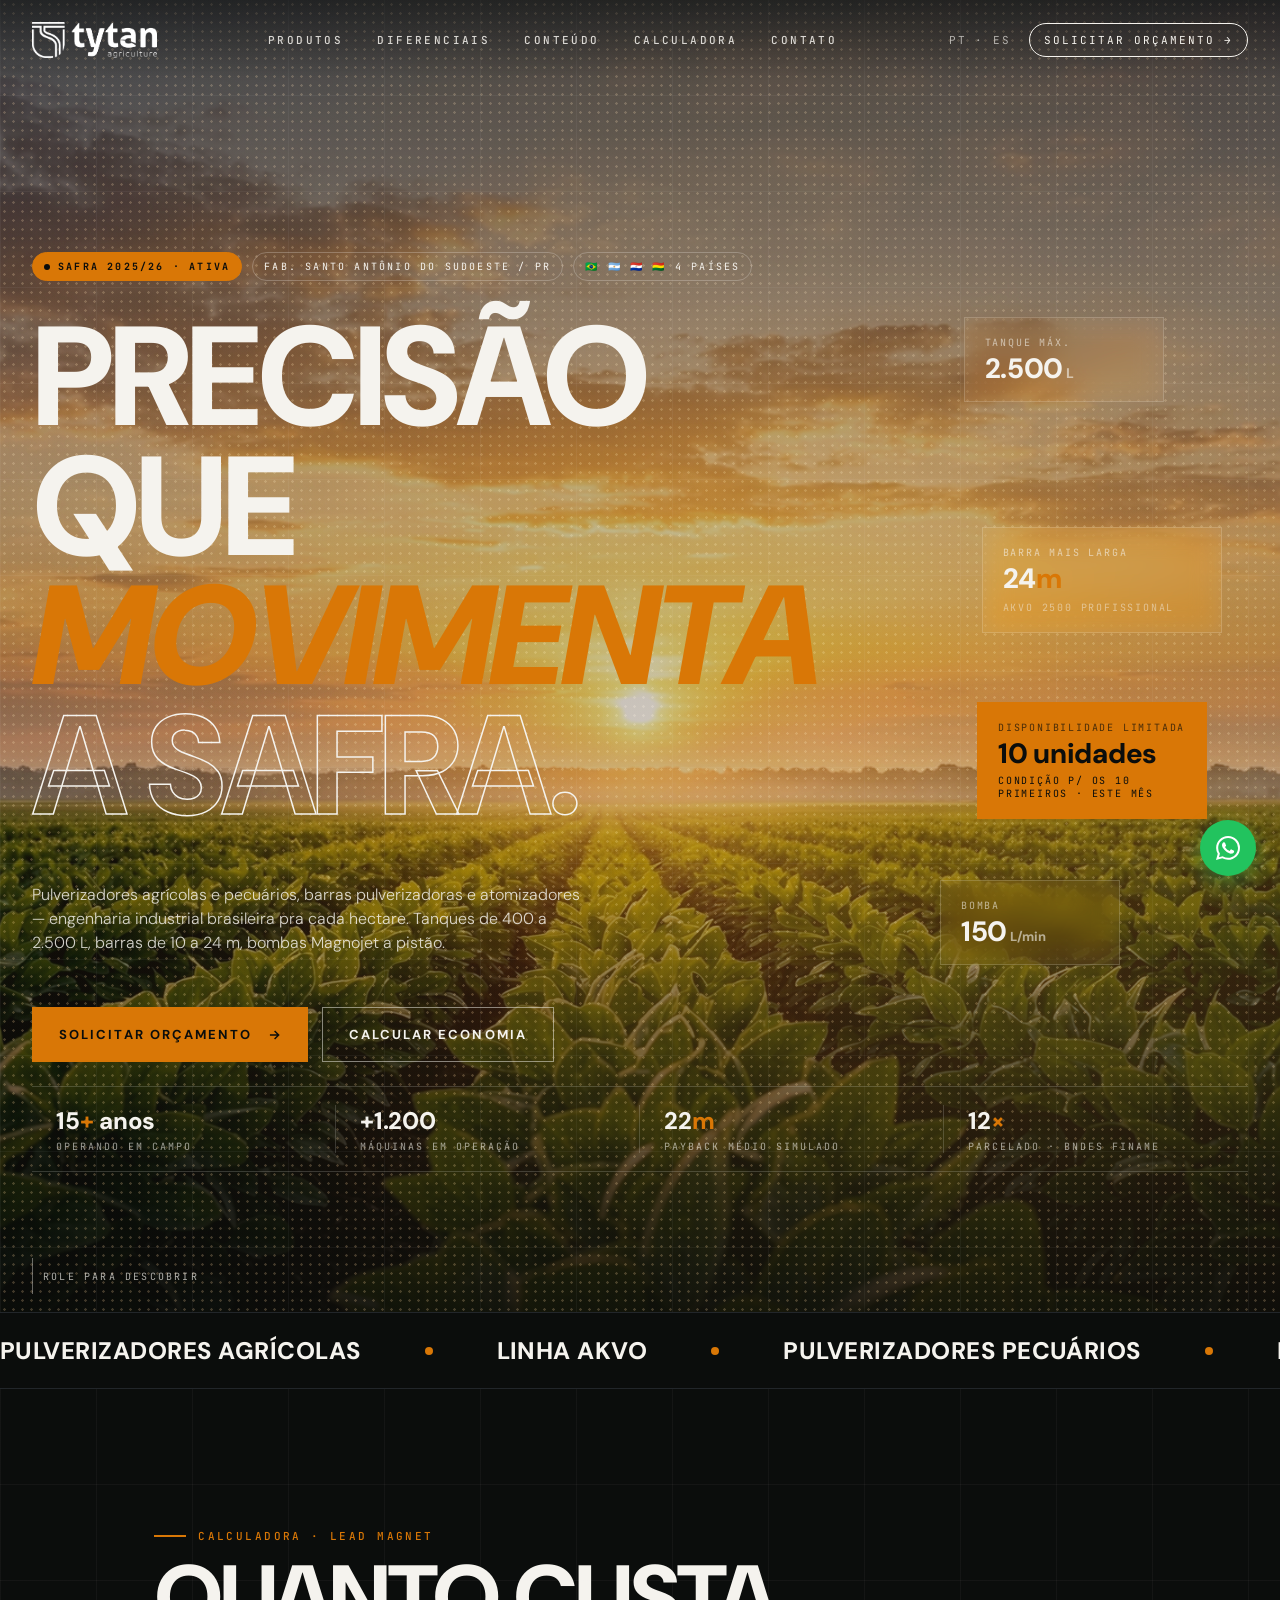
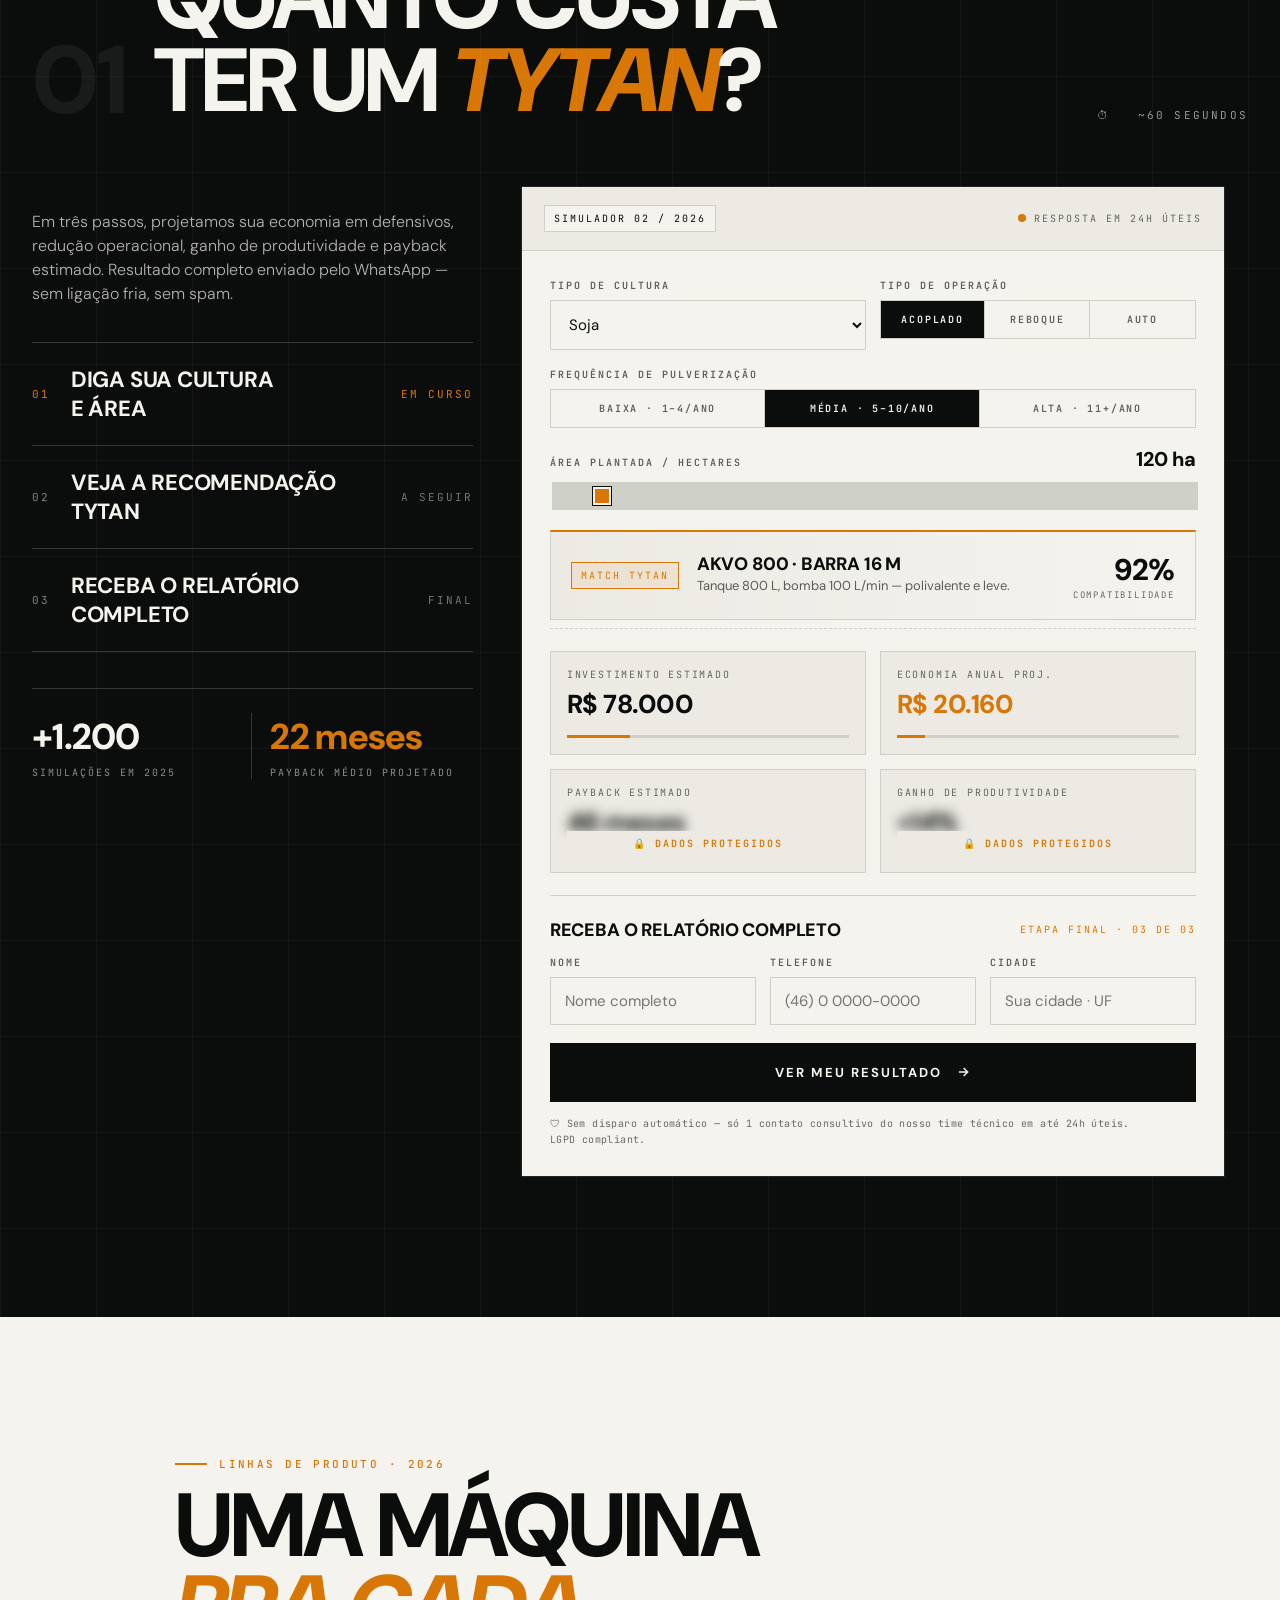
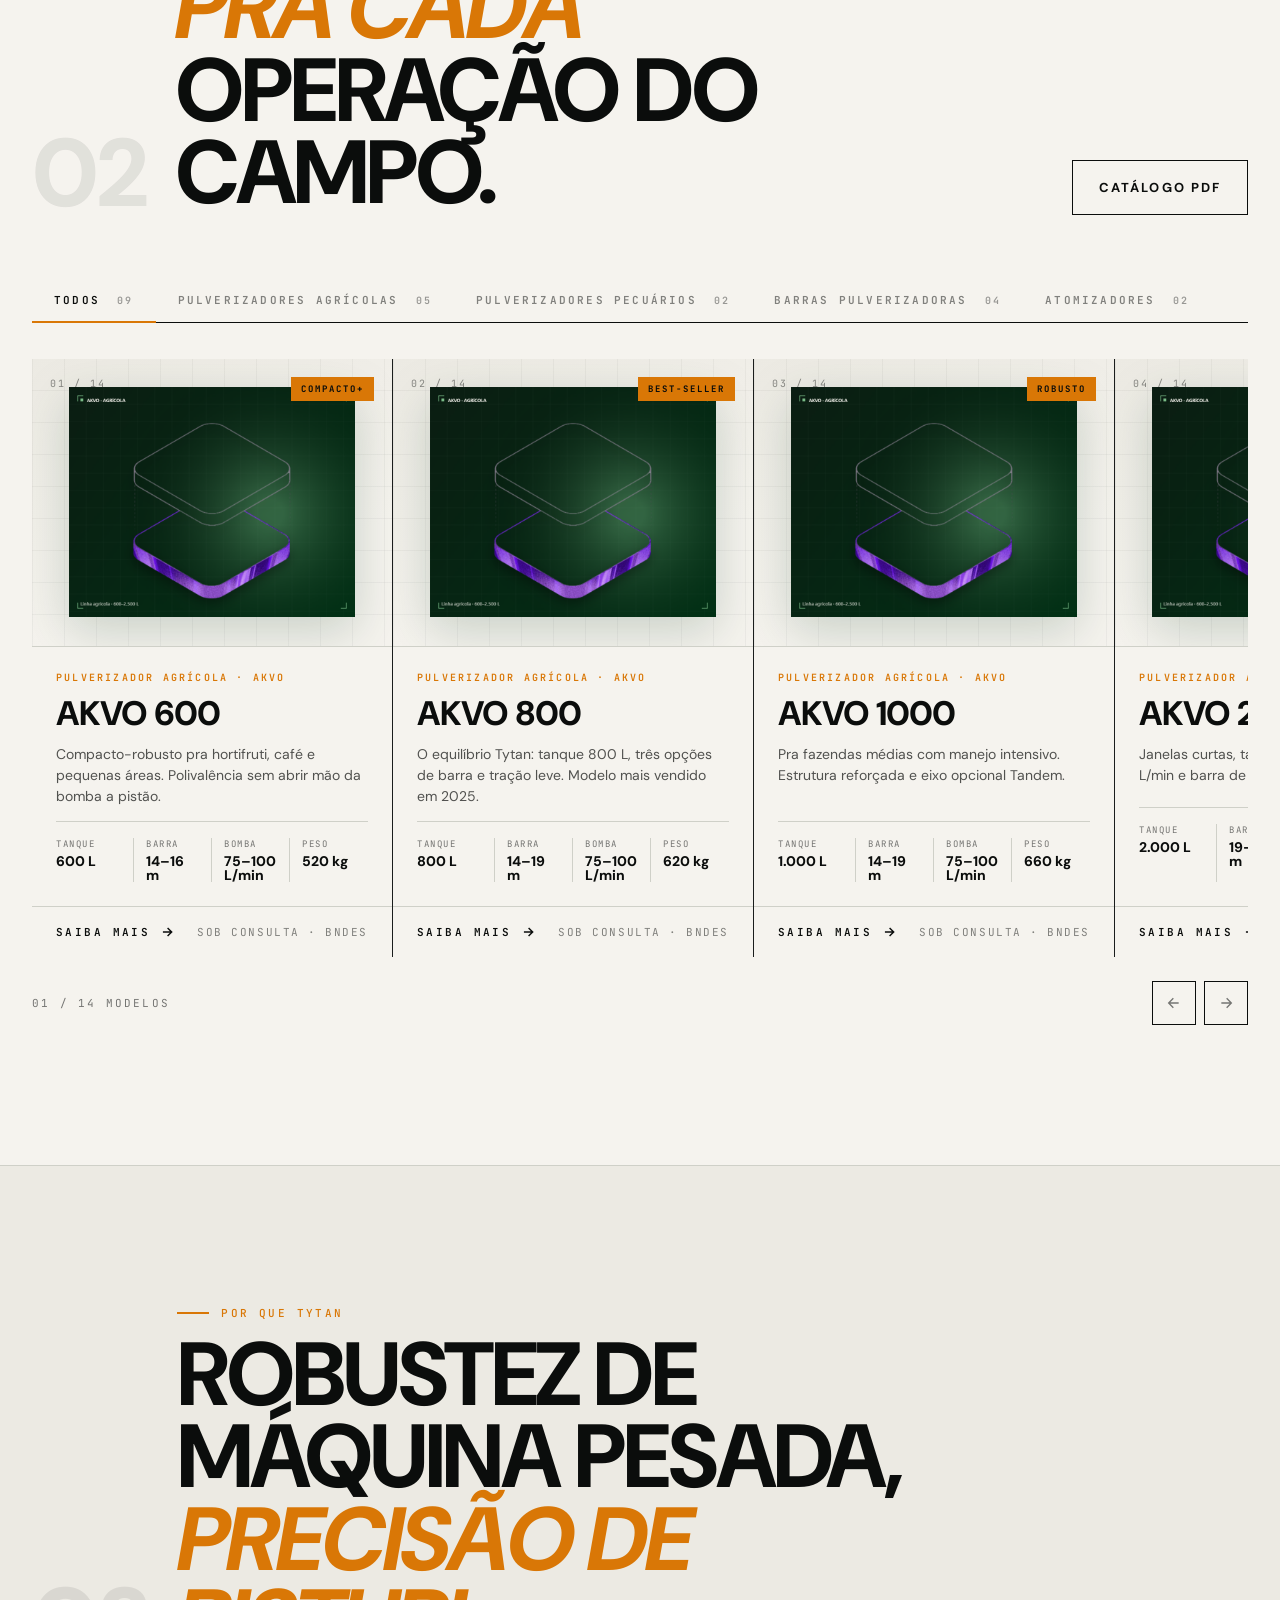
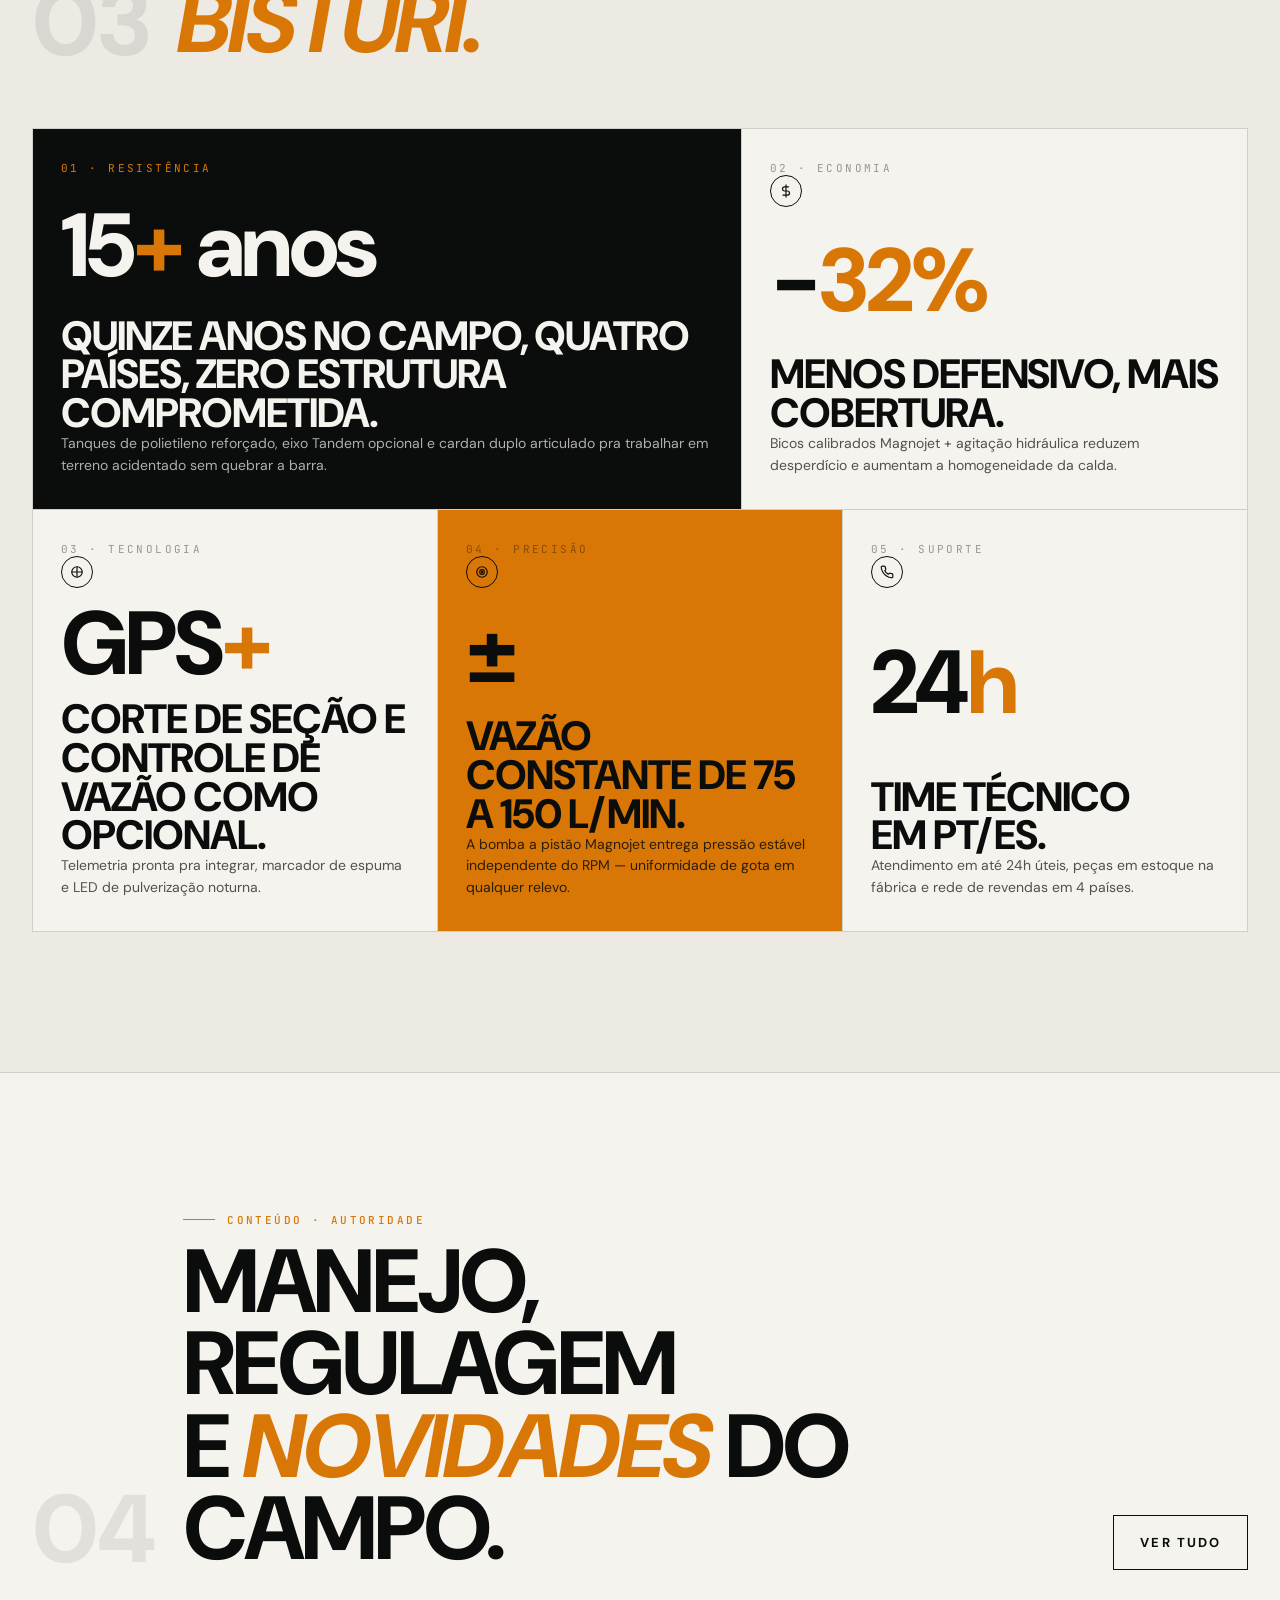
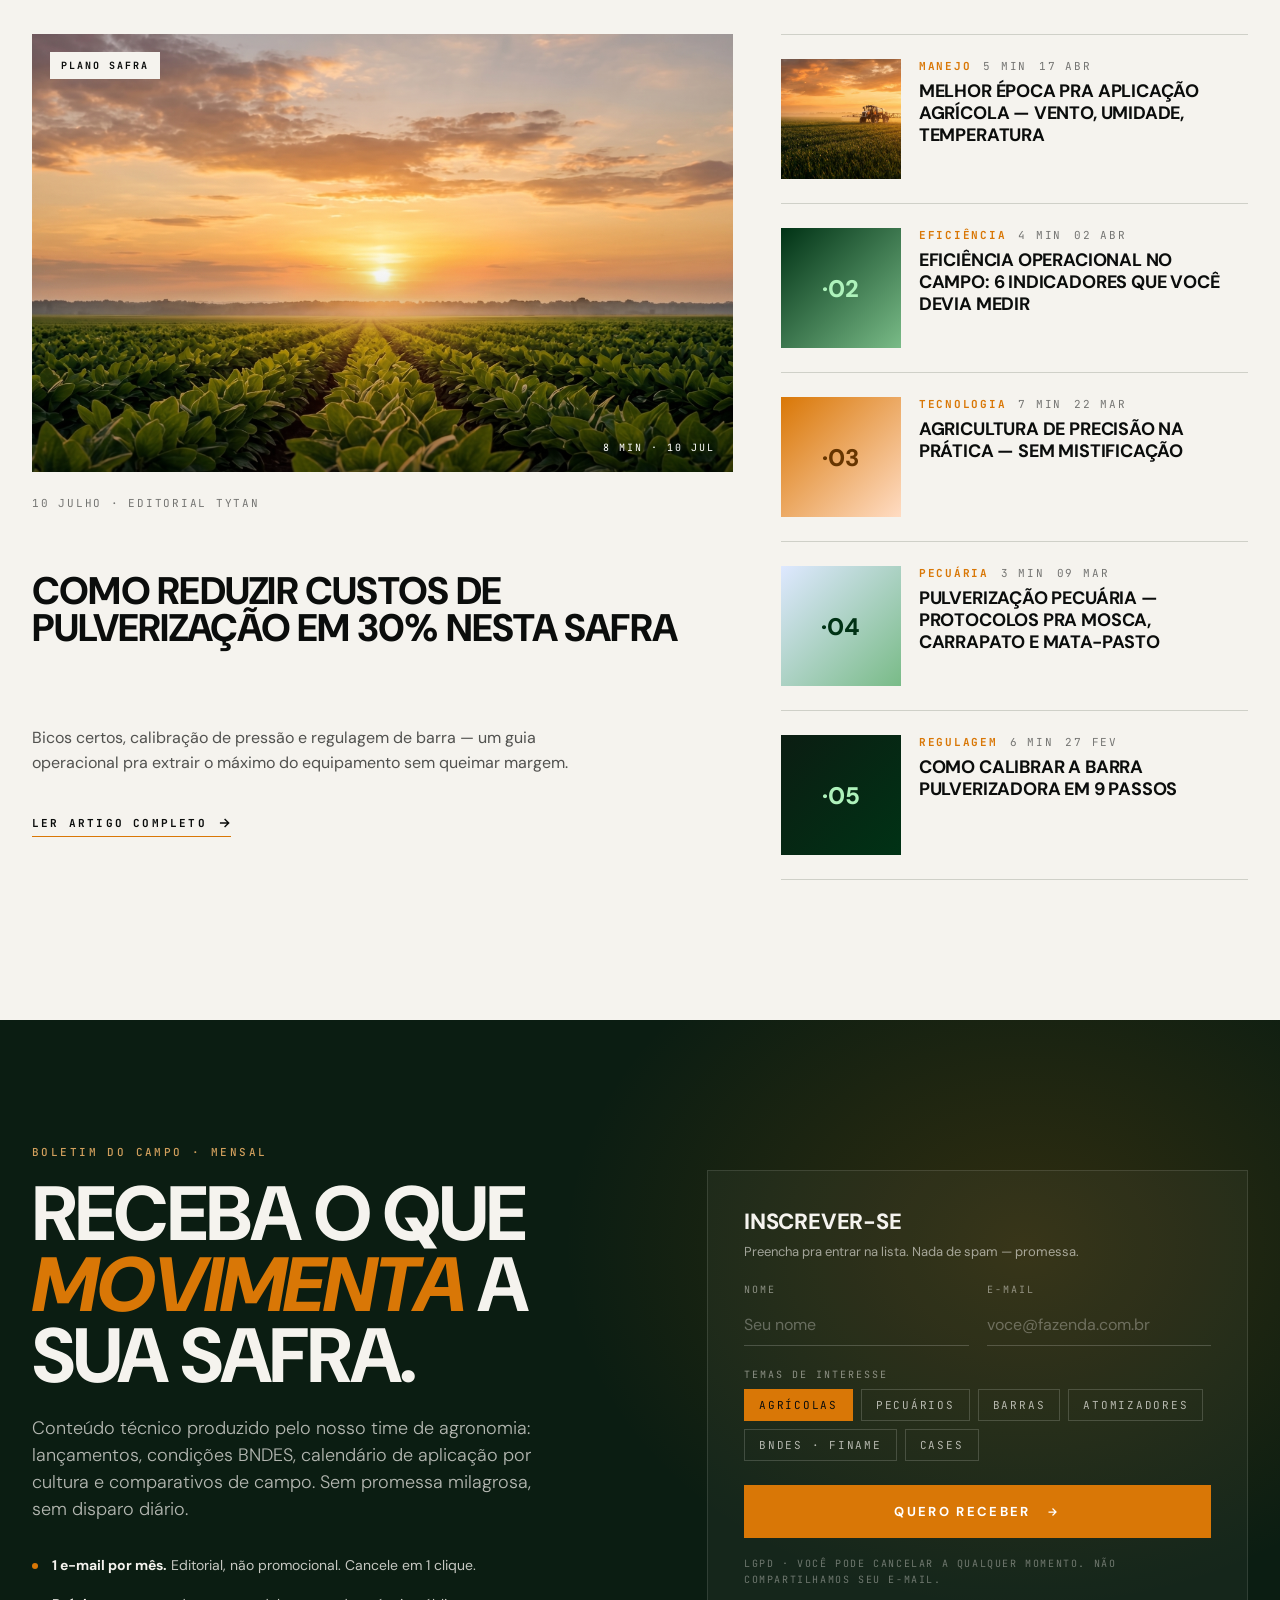
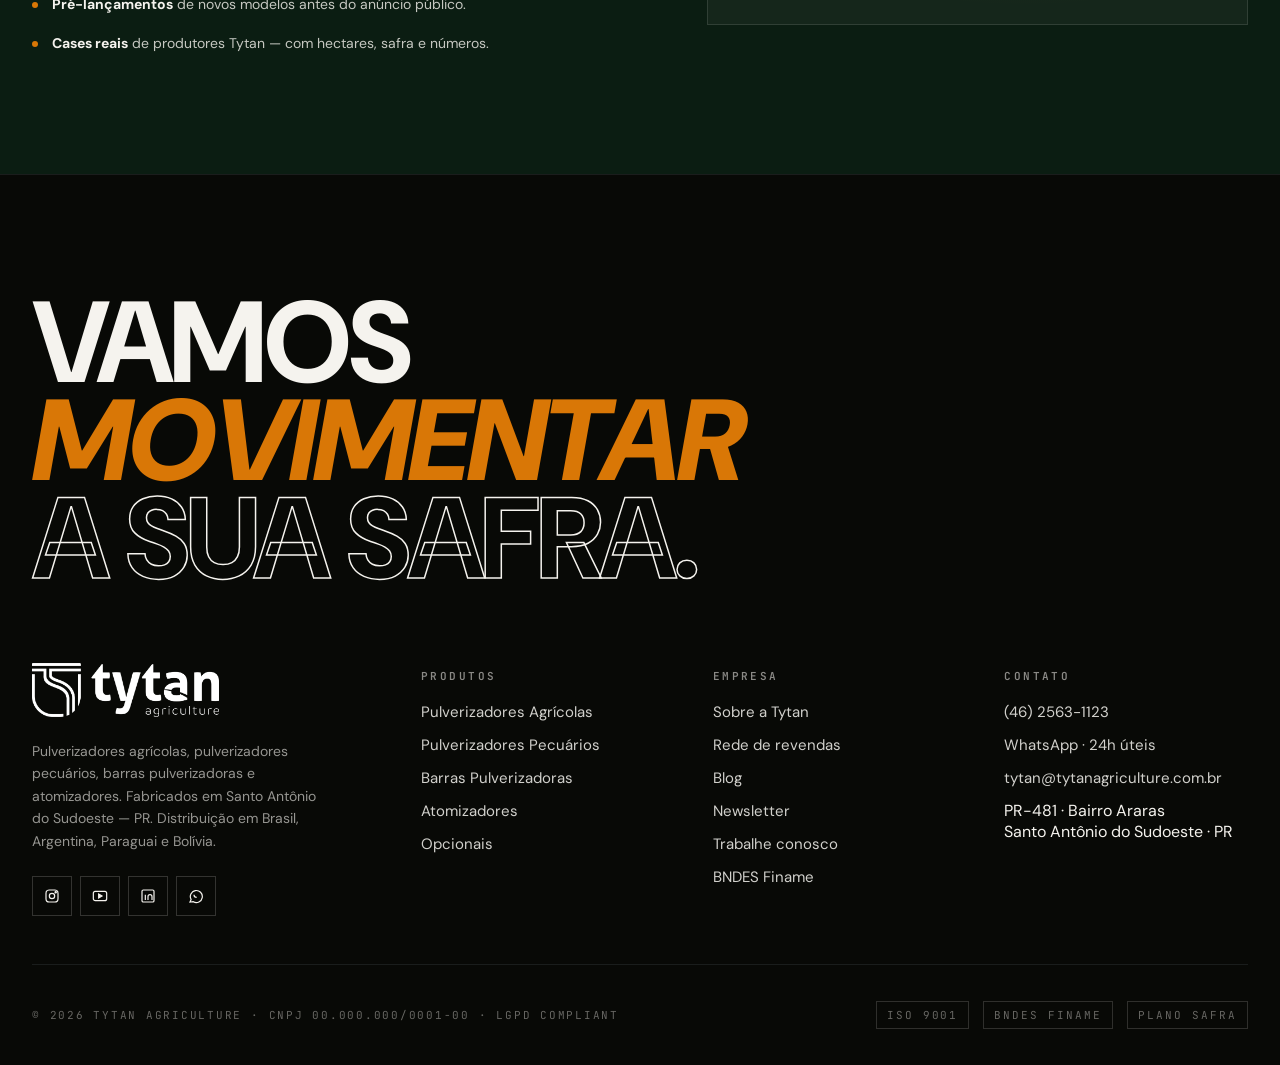
<file: project/Landing Page.html>
<!doctype html>
<html lang="pt-BR">
<head>
<meta charset="UTF-8" />
<meta name="viewport" content="width=device-width, initial-scale=1" />
<title>Tytan Agriculture — Precisão que movimenta a safra</title>
<link rel="preconnect" href="https://fonts.googleapis.com" />
<link rel="preconnect" href="https://fonts.gstatic.com" crossorigin />
<link href="https://fonts.googleapis.com/css2?family=JetBrains+Mono:wght@400;500;600&display=swap" rel="stylesheet" />
<link rel="stylesheet" href="colors_and_type.css" />
<style>
  :root{
    --bg:#0b0d0c;
    --ink:#0b0d0c;
    --ink-2:#1a1d1c;
    --paper:#f5f3ee;
    --paper-2:#eceae3;
    --line:#22262a;
    --line-soft:#cfd0c8;
    --green:#003215;
    --green-700:#004b23;
    --green-300:#79bb87;
    --green-100:#aef2bb;
    --copper:#d97706;
    --copper-2:#f08a14;
    --copper-d:#b75f00;
    --r:.25rem;
    --r-lg:.5rem;
    --container:1320px;
    --mono:'JetBrains Mono', ui-monospace, monospace;
    /* --display & --body inherited from colors_and_type.css (DM Sans variable) */
  }
  *{box-sizing:border-box}
  html,body{margin:0;padding:0;background:var(--paper);color:var(--ink);font-family:var(--body);-webkit-font-smoothing:antialiased;text-wrap:pretty;}
  img{max-width:100%;display:block}
  a{color:inherit;text-decoration:none}
  button{font:inherit;cursor:pointer;border:0;background:transparent;color:inherit}
  ::selection{background:var(--copper);color:#fff}
  .container{max-width:var(--container);margin:0 auto;padding:0 32px}
  @media(max-width:640px){.container{padding:0 20px}}

  /* ═════ TYPE ═════ */
  .display{font-family:var(--display);font-weight:800;letter-spacing:-.035em;line-height:.92;text-transform:uppercase}
  .h1{font-size:clamp(64px, 11vw, 184px);}
  .h2{font-size:clamp(44px, 7vw, 112px);}
  .h3{font-family:var(--display);font-weight:800;font-size:clamp(28px,3.6vw,56px);line-height:.98;letter-spacing:-.02em;text-transform:uppercase}
  .lede{font-family:var(--body);font-size:clamp(16px,1.25vw,20px);line-height:1.5;font-weight:300;color:rgba(11,13,12,.78)}
  .eyebrow{font-family:var(--mono);font-size:11px;font-weight:500;letter-spacing:.22em;text-transform:uppercase}
  .label{font-family:var(--mono);font-size:11px;font-weight:500;letter-spacing:.18em;text-transform:uppercase;color:rgba(11,13,12,.55)}
  .meta{font-family:var(--mono);font-size:11px;letter-spacing:.16em;text-transform:uppercase}

  /* ═════ HEADER ═════ */
  header.site{position:fixed;top:0;left:0;right:0;z-index:80}
  header.site::before{content:"";position:absolute;inset:0;background:linear-gradient(180deg,rgba(11,13,12,.55) 0%, rgba(11,13,12,0) 100%);pointer-events:none}
  header.site .row{position:relative;display:flex;align-items:center;justify-content:space-between;height:80px;color:#f5f3ee}
  .brand{display:inline-flex;align-items:center;height:42px}
  .brand img{height:36px;width:auto;display:block}
  .brand--light img{filter:brightness(0) invert(1)}
  .nav-c{display:flex;gap:34px}
  .nav-c a{font-family:var(--mono);font-size:11px;letter-spacing:.22em;text-transform:uppercase;font-weight:500;color:#f5f3ee;opacity:.85}
  .nav-c a:hover{opacity:1}
  @media(max-width:880px){.nav-c{display:none}}
  .head-cta{display:flex;align-items:center;gap:18px;font-family:var(--mono);font-size:11px;letter-spacing:.18em;text-transform:uppercase}
  .head-cta .pill{padding:9px 14px;border:1px solid currentColor;border-radius:9999px}
  .head-cta .pill:hover{background:#f5f3ee;color:var(--ink)}

  /* ═════ HERO ═════ */
  .hero{position:relative;min-height:100vh;background:#0a0b09;color:#f5f3ee;overflow:hidden;isolation:isolate}
  .hero .bg{position:absolute;inset:0;z-index:0;
    background:
      radial-gradient(120% 80% at 60% 35%, rgba(217,119,6,.42), transparent 55%),
      radial-gradient(120% 80% at 80% 80%, rgba(255, 158, 41,.30), transparent 60%),
      linear-gradient(180deg, #0a0b09 0%, #160e07 60%, #0a0b09 100%);
  }
  .hero .photo{position:absolute;inset:0;z-index:1;background:url('assets/sprayer-action.png') center 55%/cover no-repeat;mix-blend-mode:screen;opacity:.78;filter:contrast(1.05) saturate(1.05)}
  .hero .haze{position:absolute;inset:0;z-index:2;background:linear-gradient(180deg,rgba(10,11,9,.55) 0%, rgba(10,11,9,.15) 35%, rgba(10,11,9,.05) 60%, rgba(10,11,9,.85) 100%)}
  .hero .grid{position:absolute;inset:0;z-index:3;pointer-events:none;
    background-image:
      linear-gradient(0deg, rgba(255,255,255,.045) 1px, transparent 1px),
      linear-gradient(90deg, rgba(255,255,255,.045) 1px, transparent 1px);
    background-size:96px 96px;
  }
  .hero .dust{position:absolute;inset:0;z-index:4;pointer-events:none;opacity:.4;mix-blend-mode:screen;
    background-image:radial-gradient(rgba(255,210,150,.55) 1px, transparent 1.5px);
    background-size:9px 9px;
    animation:drift 18s linear infinite;
  }
  @keyframes drift{from{background-position:0 0}to{background-position:240px -300px}}

  .hero .frame{position:relative;z-index:10;min-height:100vh;display:grid;grid-template-rows:80px 1fr auto;}
  .hero .stage{display:grid;grid-template-columns:1.05fr .95fr;gap:48px;padding:32px 0 24px;align-items:end}
  @media(max-width:980px){.hero .stage{grid-template-columns:1fr;gap:24px}}

  .hero .badge-row{display:flex;flex-wrap:wrap;gap:10px;margin-bottom:32px;align-items:center}
  .hero .badge-row span{padding:7px 11px;border:1px solid rgba(245,243,238,.25);border-radius:9999px;font-family:var(--mono);font-size:10px;letter-spacing:.22em;text-transform:uppercase;color:#f5f3ee}
  .hero .badge-row .live{background:var(--copper);border-color:var(--copper);color:#0b0d0c;font-weight:700}
  .hero .badge-row .live::before{content:"";width:6px;height:6px;border-radius:50%;background:#0b0d0c;display:inline-block;margin-right:8px;vertical-align:middle;animation:bk 1.4s infinite}
  @keyframes bk{50%{opacity:.3}}

  .hero h1.h1{margin:0;color:#f5f3ee}
  .hero h1.h1 .ink{display:inline-block}
  .hero h1.h1 em{font-style:normal;color:var(--copper);font-style:italic;font-weight:900}
  .hero h1.h1 .stk{-webkit-text-stroke:1.5px #f5f3ee;color:transparent}

  .hero .sub{display:grid;grid-template-columns:1fr;gap:28px;margin-top:36px;max-width:560px}
  .hero .sub .lede{color:rgba(245,243,238,.84)}
  .hero .ctas{display:flex;gap:14px;flex-wrap:wrap;margin-top:8px}
  .btn{display:inline-flex;align-items:center;gap:14px;padding:18px 26px;border-radius:0;font-family:var(--display);font-weight:700;font-size:13px;letter-spacing:.16em;text-transform:uppercase;transition:.18s ease;border:1.5px solid transparent}
  .btn .arr{width:14px;height:14px;transition:transform .25s}
  .btn:hover .arr{transform:translateX(4px)}
  .btn-primary{background:var(--copper);color:#0b0d0c;border-color:var(--copper)}
  .btn-primary:hover{background:var(--copper-2);border-color:var(--copper-2)}
  .btn-ghost{background:transparent;color:#f5f3ee;border-color:rgba(245,243,238,.5)}
  .btn-ghost:hover{background:#f5f3ee;color:#0b0d0c}
  .btn-ink{background:var(--ink);color:#f5f3ee;border-color:var(--ink)}
  .btn-ink:hover{background:var(--copper);border-color:var(--copper);color:#0b0d0c}
  .btn-outline-ink{background:transparent;color:var(--ink);border-color:var(--ink)}
  .btn-outline-ink:hover{background:var(--ink);color:#f5f3ee}

  /* hero floating cards */
  .hero .stat-strip{position:relative;height:100%;min-height:520px}
  @media(max-width:980px){.hero .stat-strip{min-height:340px}}
  .hcard{position:absolute;background:rgba(245,243,238,.05);backdrop-filter:blur(14px) saturate(140%);-webkit-backdrop-filter:blur(14px);border:1px solid rgba(245,243,238,.18);padding:18px 20px;color:#f5f3ee;animation:float 6s ease-in-out infinite}
  .hcard.b{animation-delay:-2s}
  .hcard.c{animation-delay:-4s}
  @keyframes float{0%,100%{transform:translateY(0)}50%{transform:translateY(-8px)}}
  .hcard .lab{font-family:var(--mono);font-size:10px;letter-spacing:.18em;text-transform:uppercase;color:rgba(245,243,238,.62)}
  .hcard .val{font-family:var(--display);font-weight:800;font-size:28px;letter-spacing:-.01em;line-height:1;margin-top:6px}
  .hcard .val em{font-style:normal;color:var(--copper)}
  .hcard.a{top:8%;right:18%;width:200px}
  .hcard.b{top:34%;right:2%;width:240px}
  .hcard.c{bottom:12%;right:30%;width:180px}
  .hcard.d{bottom:30%;right:6%;width:230px;background:var(--copper);border-color:var(--copper);color:#0b0d0c}
  .hcard.d .lab{color:rgba(11,13,12,.7)}

  .hero .ticker{border-top:1px solid rgba(245,243,238,.18);border-bottom:1px solid rgba(245,243,238,.18);padding:18px 0;display:grid;grid-template-columns:repeat(4,1fr);gap:0}
  @media(max-width:880px){.hero .ticker{grid-template-columns:repeat(2,1fr)}}
  .hero .ticker .c{display:flex;flex-direction:column;gap:4px;padding:0 24px;border-right:1px solid rgba(245,243,238,.18)}
  .hero .ticker .c:last-child{border-right:0}
  .hero .ticker .v{font-family:var(--display);font-weight:800;font-size:24px;letter-spacing:-.01em}
  .hero .ticker .v em{font-style:normal;color:var(--copper)}
  .hero .ticker .l{font-family:var(--mono);font-size:10px;letter-spacing:.2em;text-transform:uppercase;color:rgba(245,243,238,.62)}

  .hero .scrolldown{position:absolute;bottom:18px;left:32px;z-index:11;font-family:var(--mono);font-size:10px;letter-spacing:.22em;text-transform:uppercase;color:rgba(245,243,238,.7);display:flex;align-items:center;gap:10px}
  .hero .scrolldown::before{content:"";width:1px;height:36px;background:rgba(245,243,238,.4);animation:scroll 1.6s ease-in-out infinite}
  @keyframes scroll{0%{transform:scaleY(.2);transform-origin:top}50%{transform:scaleY(1);transform-origin:top}51%{transform:scaleY(1);transform-origin:bottom}100%{transform:scaleY(0);transform-origin:bottom}}

  /* ═════ MARQUEE ═════ */
  .marquee{background:var(--ink);color:var(--paper);overflow:hidden;border-top:1px solid var(--line);border-bottom:1px solid var(--line)}
  .marquee .track{display:flex;gap:64px;padding:22px 0;white-space:nowrap;animation:tick 40s linear infinite;font-family:var(--display);font-weight:800;font-size:24px;letter-spacing:.02em;text-transform:uppercase}
  .marquee .track span{display:inline-flex;align-items:center;gap:64px}
  .marquee .track i{font-style:normal;color:var(--copper)}
  .marquee .dot{width:8px;height:8px;background:var(--copper);display:inline-block;border-radius:50%}
  @keyframes tick{from{transform:translateX(0)}to{transform:translateX(-50%)}}

  /* ═════ SECTION CHROME ═════ */
  section{padding:140px 0;position:relative}
  @media(max-width:880px){section{padding:88px 0}}
  .secnum{display:flex;align-items:flex-end;justify-content:space-between;gap:40px;margin-bottom:64px}
  .secnum .l{display:flex;align-items:flex-end;gap:28px}
  .secnum .num{font-family:var(--display);font-weight:800;font-size:96px;line-height:.85;letter-spacing:-.02em;color:var(--ink);opacity:.08}
  .secnum .ttl{max-width:780px}
  .secnum .ttl .eyebrow{display:flex;align-items:center;gap:12px;color:var(--copper);margin-bottom:14px}
  .secnum .ttl .eyebrow::before{content:"";width:32px;height:1.5px;background:var(--copper)}
  .secnum .ttl h2{margin:0;color:var(--ink)}
  .secnum .r{align-self:flex-end;display:flex;gap:10px}
  @media(max-width:880px){.secnum{flex-direction:column;align-items:flex-start;gap:18px;margin-bottom:40px}.secnum .num{display:none}}

  /* ═════ CALCULATOR ═════ */
  .calc{background:var(--ink);color:var(--paper);position:relative;overflow:hidden}
  .calc::before{content:"";position:absolute;inset:0;
    background-image:
      linear-gradient(0deg, rgba(245,243,238,.04) 1px, transparent 1px),
      linear-gradient(90deg, rgba(245,243,238,.04) 1px, transparent 1px);
    background-size:96px 96px;pointer-events:none}
  .calc .secnum .num{color:var(--paper);opacity:.06}
  .calc .secnum .ttl h2{color:var(--paper)}
  .calc .secnum .ttl .eyebrow{color:var(--copper)}
  .calc-grid{display:grid;grid-template-columns:.95fr 1.05fr;gap:48px;align-items:start;position:relative;z-index:2}
  @media(max-width:980px){.calc-grid{grid-template-columns:1fr;gap:32px}}

  .calc .left h2 .stk{-webkit-text-stroke:1.5px var(--paper);color:transparent}
  .calc .left .lede{color:rgba(245,243,238,.7);max-width:540px;margin:24px 0 36px}

  .steps{display:grid;gap:0;border-top:1px solid rgba(245,243,238,.18)}
  .steps .step{padding:22px 0;border-bottom:1px solid rgba(245,243,238,.18);display:grid;grid-template-columns:auto 1fr auto;gap:20px;align-items:center;transition:.2s}
  .steps .step .n{font-family:var(--mono);font-size:11px;letter-spacing:.22em;color:rgba(245,243,238,.5)}
  .steps .step .t{font-family:var(--display);font-weight:700;font-size:22px;letter-spacing:-.01em;text-transform:uppercase}
  .steps .step .d{display:none}
  .steps .step .x{font-family:var(--mono);font-size:11px;letter-spacing:.18em;text-transform:uppercase;color:rgba(245,243,238,.45)}
  .steps .step.on .n{color:var(--copper)}
  .steps .step.on .x{color:var(--copper)}

  .panel{background:var(--paper);color:var(--ink);border:1px solid var(--line);border-radius:0}
  .panel .head{display:flex;align-items:center;justify-content:space-between;padding:18px 22px;border-bottom:1px solid var(--line-soft);background:var(--paper-2)}
  .panel .head .pill{font-family:var(--mono);font-size:10px;letter-spacing:.2em;text-transform:uppercase;color:var(--ink);background:var(--paper);border:1px solid var(--line-soft);padding:6px 9px}
  .panel .head .ind{font-family:var(--mono);font-size:10px;letter-spacing:.2em;text-transform:uppercase;color:rgba(11,13,12,.6);display:inline-flex;align-items:center;gap:8px}
  .panel .head .ind .d{width:8px;height:8px;border-radius:50%;background:var(--copper);animation:bk 1.6s infinite}
  .panel .body{padding:28px}

  .field{display:flex;flex-direction:column;gap:8px;margin-bottom:18px}
  .field label{font-family:var(--mono);font-size:10px;letter-spacing:.2em;text-transform:uppercase;font-weight:600;color:rgba(11,13,12,.65)}
  .field input,.field select{font:inherit;font-size:15px;padding:13px 14px;border:1px solid var(--line-soft);border-radius:0;background:var(--paper);color:var(--ink);transition:.15s}
  .field input:focus,.field select:focus{outline:0;border-color:var(--ink);box-shadow:inset 0 0 0 1px var(--ink)}
  .seg{display:grid;grid-template-columns:repeat(3,1fr);border:1px solid var(--line-soft)}
  .seg button{padding:12px 8px;background:var(--paper);font-family:var(--mono);font-size:10px;font-weight:600;letter-spacing:.18em;text-transform:uppercase;color:rgba(11,13,12,.65);border-right:1px solid var(--line-soft);transition:.15s}
  .seg button:last-child{border-right:0}
  .seg button[aria-pressed="true"]{background:var(--ink);color:var(--paper)}
  .row2{display:grid;grid-template-columns:1fr 1fr;gap:14px}
  .slider-row .top{display:flex;justify-content:space-between;align-items:baseline}
  .slider-row .v{font-family:var(--display);font-weight:800;font-size:20px;letter-spacing:-.01em}
  .slider-row input[type=range]{-webkit-appearance:none;appearance:none;width:100%;height:2px;background:var(--line-soft);border-radius:0}
  .slider-row input[type=range]::-webkit-slider-thumb{-webkit-appearance:none;appearance:none;width:18px;height:18px;border-radius:0;background:var(--copper);border:2px solid var(--paper);cursor:pointer;box-shadow:0 0 0 1px var(--ink)}
  .slider-row input[type=range]::-moz-range-thumb{width:18px;height:18px;border-radius:0;background:var(--copper);border:2px solid var(--paper);cursor:pointer}

  .gauges{margin-top:8px;border-top:1px dashed var(--line-soft);padding-top:22px;display:grid;grid-template-columns:repeat(2,1fr);gap:14px}
  .gauge{background:var(--paper-2);border:1px solid var(--line-soft);padding:16px;position:relative}
  .gauge .k{font-family:var(--mono);font-size:10px;letter-spacing:.18em;text-transform:uppercase;color:rgba(11,13,12,.6)}
  .gauge .v{font-family:var(--display);font-weight:800;font-size:26px;letter-spacing:-.02em;margin-top:6px;color:var(--ink)}
  .gauge .v em{color:var(--copper);font-style:normal}
  .gauge .bar{height:3px;background:var(--line-soft);margin-top:14px;position:relative;overflow:hidden}
  .gauge .bar i{position:absolute;left:0;top:0;bottom:0;background:var(--copper);transition:width .5s cubic-bezier(.2,.7,.2,1)}
  .gauge.locked .v{filter:blur(6px);user-select:none}
  .gauge.locked::after{content:"🔒 dados protegidos";position:absolute;left:16px;right:16px;bottom:16px;text-align:center;font-family:var(--mono);font-size:10px;letter-spacing:.2em;text-transform:uppercase;color:var(--copper);font-weight:600;background:var(--paper-2);padding:6px 0}
  .gauges.unlocked .gauge.locked{filter:none}
  .gauges.unlocked .gauge.locked .v{filter:none}
  .gauges.unlocked .gauge.locked::after{content:""}

  .recommend{display:grid;grid-template-columns:auto 1fr auto;gap:18px;align-items:center;background:linear-gradient(90deg, var(--paper-2), var(--paper));border-top:2px solid var(--copper);border-bottom:1px solid var(--line-soft);border-left:1px solid var(--line-soft);border-right:1px solid var(--line-soft);padding:18px 20px;margin-top:18px}
  .recommend .badge{font-family:var(--mono);font-size:10px;letter-spacing:.2em;text-transform:uppercase;color:var(--copper);background:rgba(217,119,6,.08);padding:6px 9px;border:1px solid var(--copper)}
  .recommend .name{font-family:var(--display);font-weight:800;font-size:18px;letter-spacing:-.01em;line-height:1;margin-bottom:4px;text-transform:uppercase}
  .recommend .desc{font-size:13px;color:rgba(11,13,12,.65);line-height:1.4}
  .recommend .match{text-align:right}
  .recommend .match .v{font-family:var(--display);font-weight:800;font-size:30px;letter-spacing:-.02em}
  .recommend .match .l{font-family:var(--mono);font-size:9px;letter-spacing:.2em;text-transform:uppercase;color:rgba(11,13,12,.6)}

  .lead{margin-top:22px;padding-top:22px;border-top:1px solid var(--line-soft)}
  .lead .head-l{display:flex;justify-content:space-between;align-items:center;margin-bottom:14px}
  .lead .head-l h4{font-family:var(--display);font-size:18px;font-weight:800;text-transform:uppercase;letter-spacing:-.01em;margin:0}
  .lead .head-l .step-num{font-family:var(--mono);font-size:10px;letter-spacing:.2em;text-transform:uppercase;color:var(--copper)}
  .row3{display:grid;grid-template-columns:1.2fr 1fr 1fr;gap:14px}
  @media(max-width:560px){.row3{grid-template-columns:1fr}}
  .privacy{font-family:var(--mono);font-size:10px;color:rgba(11,13,12,.6);margin-top:14px;line-height:1.6;letter-spacing:.04em}
  .success{padding:28px 22px;border:1px dashed var(--green-700);background:#f0fff4;text-align:center}
  .success .icon{width:54px;height:54px;border:2px solid var(--green-700);border-radius:50%;display:grid;place-items:center;margin:0 auto 14px;color:var(--green-700);animation:pop .6s cubic-bezier(.2,1.4,.4,1)}
  @keyframes pop{0%{transform:scale(.4);opacity:0}100%{transform:scale(1);opacity:1}}
  .success h4{font-family:var(--display);font-weight:800;font-size:24px;letter-spacing:-.01em;text-transform:uppercase;margin:0 0 8px}
  .success p{font-size:14px;color:rgba(11,13,12,.65);margin:0;line-height:1.5}
  .success .crm-line{display:inline-flex;align-items:center;gap:8px;margin-top:14px;font-family:var(--mono);font-size:10px;letter-spacing:.2em;text-transform:uppercase;color:var(--green-700)}
  .success .crm-line .d{width:8px;height:8px;border-radius:50%;background:var(--green-700);animation:bk 1.4s infinite}

  /* ═════ PRODUCTS ═════ */
  .prods{background:var(--paper)}
  .prod-tabs{display:flex;gap:0;border-bottom:1px solid var(--ink);margin-bottom:36px;flex-wrap:wrap}
  .prod-tabs button{padding:14px 22px;background:transparent;font-family:var(--mono);font-size:11px;letter-spacing:.2em;text-transform:uppercase;font-weight:600;color:rgba(11,13,12,.5);border-bottom:2px solid transparent;margin-bottom:-1px;transition:.15s}
  .prod-tabs button[aria-pressed="true"]{color:var(--ink);border-bottom-color:var(--copper)}
  .prod-tabs button:hover{color:var(--ink)}
  .prod-tabs button .ct{margin-left:8px;font-size:10px;color:rgba(11,13,12,.4)}

  .prod-rail{display:grid;grid-auto-flow:column;grid-auto-columns:minmax(360px, 1fr);gap:1px;background:var(--ink-2);overflow-x:auto;scroll-snap-type:x mandatory;scrollbar-width:thin;scrollbar-color:var(--ink) var(--paper)}
  .prod-rail::-webkit-scrollbar{height:6px}
  .prod-rail::-webkit-scrollbar-thumb{background:var(--ink)}
  @media(max-width:880px){.prod-rail{grid-auto-columns:minmax(85%,1fr)}}

  .pcard{background:var(--paper);scroll-snap-align:start;display:flex;flex-direction:column;position:relative;min-height:540px;transition:.3s}
  .pcard:hover{background:var(--paper-2)}
  .pcard .nu{position:absolute;top:18px;left:18px;font-family:var(--mono);font-size:10px;letter-spacing:.2em;text-transform:uppercase;color:rgba(11,13,12,.45);z-index:2}
  .pcard .ribbon{position:absolute;top:18px;right:18px;background:var(--copper);color:#0b0d0c;font-family:var(--mono);font-size:9px;letter-spacing:.22em;text-transform:uppercase;font-weight:700;padding:6px 10px;z-index:2}
  .pcard .img{aspect-ratio:5/4;display:flex;align-items:center;justify-content:center;background:linear-gradient(160deg, var(--paper-2) 0%, var(--paper) 70%);position:relative;overflow:hidden;border-bottom:1px solid var(--line-soft)}
  .pcard .img::before{content:"";position:absolute;inset:0;
    background-image:linear-gradient(0deg, rgba(11,13,12,.04) 1px, transparent 1px),linear-gradient(90deg, rgba(11,13,12,.04) 1px, transparent 1px);
    background-size:32px 32px}
  .pcard .img img{position:relative;z-index:1;max-width:84%;max-height:80%;object-fit:contain;transition:transform .5s cubic-bezier(.2,.7,.2,1);filter:drop-shadow(0 14px 24px rgba(0,50,21,.18))}
  .pcard:hover .img img{transform:scale(1.06)}
  .pcard .info{padding:24px;display:flex;flex-direction:column;flex:1;gap:14px}
  .pcard .cat{font-family:var(--mono);font-size:10px;letter-spacing:.22em;text-transform:uppercase;color:var(--copper);font-weight:600}
  .pcard .name{font-family:var(--display);font-weight:800;font-size:34px;letter-spacing:-.025em;line-height:.95;text-transform:uppercase;margin:0}
  .pcard .blurb{font-size:14px;color:rgba(11,13,12,.7);line-height:1.5;margin:0}
  .pcard .specs{display:grid;grid-template-columns:repeat(4,1fr);gap:0;border-top:1px solid var(--line-soft);padding-top:16px;margin-top:auto}
  .pcard .specs > div{padding-right:12px;border-right:1px solid var(--line-soft)}
  .pcard .specs > div:last-child{border-right:0;padding-right:0;padding-left:12px}
  .pcard .specs > div:not(:first-child){padding-left:12px}
  .pcard .specs .k{font-family:var(--mono);font-size:9px;letter-spacing:.18em;text-transform:uppercase;color:rgba(11,13,12,.55)}
  .pcard .specs .v{font-family:var(--display);font-weight:800;font-size:14px;margin-top:4px;line-height:1}
  .pcard .foot{display:flex;align-items:center;justify-content:space-between;border-top:1px solid var(--line-soft);padding:18px 24px}
  .pcard .foot a{font-family:var(--mono);font-size:11px;letter-spacing:.22em;text-transform:uppercase;color:var(--ink);font-weight:600;display:inline-flex;gap:10px;align-items:center}
  .pcard .foot a .arr{transition:transform .25s}
  .pcard .foot a:hover .arr{transform:translateX(4px)}
  .pcard .foot a:hover{color:var(--copper)}
  .pcard .foot .price{font-family:var(--mono);font-size:11px;color:rgba(11,13,12,.5);letter-spacing:.14em;text-transform:uppercase}

  .rail-nav{display:flex;justify-content:space-between;align-items:center;margin-top:24px;font-family:var(--mono);font-size:11px;letter-spacing:.2em;text-transform:uppercase;color:rgba(11,13,12,.55)}
  .rail-nav .arrows{display:flex;gap:8px}
  .rail-nav .arrows button{width:44px;height:44px;border:1px solid var(--ink);display:grid;place-items:center;transition:.15s}
  .rail-nav .arrows button:hover{background:var(--ink);color:var(--paper)}

  /* ═════ DIFFERENTIATORS ═════ */
  .diffs{background:var(--paper-2);border-top:1px solid var(--line-soft);border-bottom:1px solid var(--line-soft)}
  .diffs-grid{display:grid;grid-template-columns:repeat(12,1fr);gap:1px;background:var(--line-soft);border:1px solid var(--line-soft)}
  .diffs-grid > div{background:var(--paper);padding:32px 28px;display:flex;flex-direction:column;gap:18px;justify-content:space-between;min-height:320px}
  .diff-1{grid-column:span 7;background:var(--ink) !important;color:var(--paper);min-height:380px !important}
  .diff-1 .num{color:var(--copper) !important}
  .diff-1 h3{color:var(--paper)}
  .diff-1 .desc{color:rgba(245,243,238,.7) !important}
  .diff-2{grid-column:span 5}
  .diff-3{grid-column:span 4}
  .diff-4{grid-column:span 4;background:var(--copper) !important;color:#0b0d0c}
  .diff-4 .num{color:#0b0d0c !important;opacity:.4}
  .diff-4 .desc{color:rgba(11,13,12,.85) !important}
  .diff-5{grid-column:span 4}
  @media(max-width:980px){.diffs-grid > div{grid-column:span 12 !important}}

  .diffs-grid .num{font-family:var(--mono);font-size:11px;letter-spacing:.22em;text-transform:uppercase;color:rgba(11,13,12,.4)}
  .diffs-grid h3{font-family:var(--display);font-weight:800;font-size:clamp(28px,3.2vw,46px);letter-spacing:-.025em;line-height:.95;text-transform:uppercase;margin:0}
  .diffs-grid h3 em{color:var(--copper);font-style:italic;font-weight:900}
  .diff-4 h3 em{color:#0b0d0c;text-decoration:underline;text-decoration-thickness:3px}
  .diffs-grid .desc{font-size:14px;line-height:1.55;color:rgba(11,13,12,.7);margin:0}
  .diffs-grid .stat{font-family:var(--display);font-weight:800;font-size:clamp(56px,7vw,104px);letter-spacing:-.04em;line-height:.85}
  .diffs-grid .stat em{color:var(--copper);font-style:normal}
  .diff-1 .stat em{color:var(--copper)}
  .diff-4 .stat{color:#0b0d0c}
  .ico{width:32px;height:32px;display:grid;place-items:center;border:1.5px solid currentColor;border-radius:50%}

  /* ═════ BLOG ═════ */
  .blog{background:var(--paper)}
  .blog-grid{display:grid;grid-template-columns:1.5fr 1fr;gap:48px;align-items:start}
  @media(max-width:980px){.blog-grid{grid-template-columns:1fr;gap:32px}}
  .post-feat{display:flex;flex-direction:column;gap:24px}
  .post-feat .ph{aspect-ratio:16/10;background:var(--paper-2);position:relative;overflow:hidden}
  .post-feat .ph img{width:100%;height:100%;object-fit:cover;transition:transform .8s cubic-bezier(.2,.7,.2,1)}
  .post-feat .ph:hover img{transform:scale(1.04)}
  .post-feat .ph::after{content:"";position:absolute;inset:0;background:linear-gradient(180deg,transparent 50%, rgba(0,0,0,.4));pointer-events:none}
  .post-feat .ph .cat{position:absolute;top:18px;left:18px;background:var(--paper);color:var(--ink);font-family:var(--mono);font-size:10px;letter-spacing:.2em;text-transform:uppercase;font-weight:700;padding:7px 11px;z-index:2}
  .post-feat .ph .read-time{position:absolute;bottom:18px;right:18px;color:#fff;font-family:var(--mono);font-size:10px;letter-spacing:.2em;text-transform:uppercase;z-index:2}
  .post-feat h3.h3{font-size:clamp(28px,3vw,44px)}
  .post-feat .meta{color:rgba(11,13,12,.55)}
  .post-feat .blurb{font-size:16px;color:rgba(11,13,12,.7);line-height:1.55;max-width:560px}
  .post-feat .read-more{display:inline-flex;gap:10px;align-items:center;font-family:var(--mono);font-size:11px;letter-spacing:.2em;text-transform:uppercase;font-weight:700;color:var(--ink);align-self:flex-start;border-bottom:1.5px solid var(--copper);padding-bottom:6px}

  .post-list{display:grid;gap:0;border-top:1px solid var(--line-soft)}
  .post-list article{display:grid;grid-template-columns:120px 1fr;gap:18px;padding:24px 0;border-bottom:1px solid var(--line-soft);transition:.2s}
  .post-list article:hover{background:var(--paper-2);padding-left:12px}
  .post-list article .thumb{aspect-ratio:1;background:var(--paper-2);overflow:hidden}
  .post-list article .thumb img{width:100%;height:100%;object-fit:cover}
  .post-list article .thumb.gen{background:linear-gradient(135deg,#dee8ff,#79bb87);display:flex;align-items:center;justify-content:center;color:var(--green);font-family:var(--display);font-size:24px;font-weight:800}
  .post-list article .info{display:flex;flex-direction:column;gap:8px}
  .post-list article .info .meta{display:flex;gap:12px;color:rgba(11,13,12,.55)}
  .post-list article .info .meta .cat{color:var(--copper);font-weight:700}
  .post-list article h4{font-family:var(--display);font-weight:700;font-size:18px;line-height:1.2;letter-spacing:-.01em;margin:0;text-transform:uppercase}

  /* ═════ NEWSLETTER ═════ */
  .news{background:#0b1d12;color:var(--paper);padding:120px 0;position:relative;overflow:hidden}
  .news::before{content:"";position:absolute;inset:0;background:radial-gradient(60% 80% at 80% 30%, rgba(217,119,6,.18) 0%, transparent 60%);pointer-events:none}
  .news .grid{display:grid;grid-template-columns:1.1fr 1fr;gap:80px;align-items:center;position:relative}
  @media(max-width:880px){.news .grid{grid-template-columns:1fr;gap:48px}}
  .news h2{font-family:var(--display);font-weight:800;font-size:clamp(40px,6vw,88px);letter-spacing:-.03em;line-height:.92;text-transform:uppercase;margin:18px 0 24px}
  .news h2 em{color:var(--copper);font-style:italic;font-weight:900}
  .news p.lede{color:rgba(245,243,238,.72);font-size:18px;max-width:520px;margin:0 0 28px}
  .news .news-form{background:rgba(245,243,238,.04);border:1px solid rgba(245,243,238,.12);padding:36px}
  .news .news-form h4{font-family:var(--display);font-weight:800;font-size:22px;letter-spacing:-.01em;text-transform:uppercase;margin:0 0 6px;color:var(--paper)}
  .news .news-form .sub{font-size:13px;color:rgba(245,243,238,.6);margin:0 0 22px;line-height:1.5}
  .news .news-form label{display:block;font-family:var(--mono);font-size:10px;letter-spacing:.2em;text-transform:uppercase;color:rgba(245,243,238,.5);margin-bottom:8px}
  .news .news-form input{width:100%;background:transparent;border:0;border-bottom:1px solid rgba(245,243,238,.2);color:var(--paper);font-family:var(--body);font-size:16px;padding:10px 0;outline:none;transition:.18s}
  .news .news-form input:focus{border-bottom-color:var(--copper)}
  .news .news-form input::placeholder{color:rgba(245,243,238,.32)}
  .news .news-form .nrow{display:grid;grid-template-columns:1fr 1fr;gap:18px;margin-bottom:22px}
  @media(max-width:520px){.news .news-form .nrow{grid-template-columns:1fr}}
  .news .news-form .topics{display:flex;flex-wrap:wrap;gap:8px;margin-bottom:24px}
  .news .news-form .topics .chip{display:inline-flex;align-items:center;gap:6px;padding:8px 14px;border:1px solid rgba(245,243,238,.18);font-family:var(--mono);font-size:11px;letter-spacing:.16em;text-transform:uppercase;color:rgba(245,243,238,.7);cursor:pointer;transition:.15s;user-select:none}
  .news .news-form .topics .chip[aria-pressed="true"]{background:var(--copper);border-color:var(--copper);color:#0b0d0c}
  .news .news-form button{width:100%;background:var(--copper);color:#fff;font-family:var(--display);font-weight:700;font-size:13px;letter-spacing:.18em;text-transform:uppercase;padding:18px;border:0;cursor:pointer;display:inline-flex;align-items:center;justify-content:center;gap:12px;transition:.2s}
  .news .news-form button:hover{background:var(--copper-2)}
  .news .news-form button:disabled{opacity:.6;cursor:wait}
  .news .news-form .fine{font-family:var(--mono);font-size:10px;letter-spacing:.16em;text-transform:uppercase;color:rgba(245,243,238,.4);margin-top:18px;line-height:1.6}
  .news .news-form .ok{display:none;text-align:center;padding:14px 0}
  .news .news-form .ok h4{font-size:24px;margin-bottom:8px}
  .news .news-form .ok p{font-size:14px;color:rgba(245,243,238,.7);max-width:280px;margin:0 auto}
  .news .news-form.sent .form-inner{display:none}
  .news .news-form.sent .ok{display:block}
  .news .perks{display:grid;gap:18px;margin-top:32px}
  .news .perks .perk{display:flex;gap:14px;align-items:flex-start;font-size:14px;line-height:1.5;color:rgba(245,243,238,.8)}
  .news .perks .perk .dot{flex-shrink:0;width:6px;height:6px;border-radius:50%;background:var(--copper);margin-top:8px}

  /* ═════ FOOTER ═════ */
  footer{background:#080906;color:var(--paper);padding:120px 0 36px;border-top:1px solid #1a1d1c}
  footer .ftr-shout{font-family:var(--display);font-weight:800;font-size:clamp(56px,9vw,160px);letter-spacing:-.035em;line-height:.85;text-transform:uppercase;margin:0 0 80px}
  footer .ftr-shout em{color:var(--copper);font-style:italic;font-weight:900}
  footer .ftr-shout .stk{-webkit-text-stroke:1.5px var(--paper);color:transparent}

  footer .ftr-grid{display:grid;grid-template-columns:1.4fr repeat(3,1fr);gap:48px;padding-bottom:48px;border-bottom:1px solid #1a1d1c;margin-bottom:36px}
  @media(max-width:880px){footer .ftr-grid{grid-template-columns:1fr 1fr}}
  footer h5{font-family:var(--mono);font-size:11px;font-weight:600;letter-spacing:.22em;text-transform:uppercase;color:rgba(245,243,238,.55);margin:0 0 18px}
  footer ul{list-style:none;padding:0;margin:0;display:grid;gap:12px}
  footer ul a{font-family:var(--body);font-size:15px;color:rgba(245,243,238,.85);transition:.15s}
  footer ul a:hover{color:var(--copper)}
  footer .brand-blk .brand img{height:54px}
  footer .brand-blk .brand{filter:brightness(0) invert(1)}
  footer .brand-blk p{font-size:14px;line-height:1.6;margin:18px 0 0;max-width:300px;color:rgba(245,243,238,.6)}

  footer .socials{display:flex;gap:8px;margin-top:24px}
  footer .socials a{width:40px;height:40px;border:1px solid rgba(245,243,238,.18);display:grid;place-items:center;color:var(--paper);transition:.15s}
  footer .socials a:hover{background:var(--copper);border-color:var(--copper);color:#0b0d0c}

  footer .legal{display:flex;justify-content:space-between;align-items:center;font-family:var(--mono);font-size:11px;letter-spacing:.16em;text-transform:uppercase;color:rgba(245,243,238,.4);flex-wrap:wrap;gap:14px}
  footer .legal .badges{display:flex;gap:14px}
  footer .legal .badges span{padding:6px 10px;border:1px solid rgba(245,243,238,.16);letter-spacing:.18em}

  /* ═════ wa float ═════ */
  .wa{position:fixed;right:24px;bottom:24px;z-index:90;width:56px;height:56px;border-radius:50%;background:#22c35e;color:#fff;display:grid;place-items:center;box-shadow:0 6px 20px rgba(34,195,94,.35);transition:.2s}
  .wa:hover{transform:scale(1.06)}

  /* responsive bits */
  @media(max-width:980px){
    .hcard.a{top:6%;right:5%;width:160px}
    .hcard.b{top:30%;right:0;width:200px}
    .hcard.c{display:none}
    .hcard.d{bottom:8%;right:5%;width:200px}
  }

  /* svg icon size */
  .arr{width:14px;height:14px}
  .ic{width:18px;height:18px}
</style>
</head>
<body>

<!-- ═════════ HEADER ═════════ -->
<header class="site">
  <div class="container row">
    <a class="brand brand--light" href="#" aria-label="Tytan Agriculture"><img src="assets/logo-tytan.png" alt="Tytan Agriculture" /></a>
    <nav class="nav-c">
      <a href="#produtos">Produtos</a>
      <a href="#diferenciais">Diferenciais</a>
      <a href="#blog">Conteúdo</a>
      <a href="#calc">Calculadora</a>
      <a href="#contato">Contato</a>
    </nav>
    <div class="head-cta">
      <span style="opacity:.65">PT · ES</span>
      <a class="pill" href="#calc">Solicitar orçamento →</a>
    </div>
  </div>
</header>

<!-- ═════════ HERO ═════════ -->
<section class="hero">
  <div class="bg"></div>
  <div class="photo"></div>
  <div class="haze"></div>
  <div class="grid"></div>
  <div class="dust"></div>

  <div class="container frame">
    <div></div>

    <div class="stage">
      <div>
        <div class="badge-row">
          <span class="live">Safra 2025/26 · Ativa</span>
          <span>Fab. Santo Antônio do Sudoeste / PR</span>
          <span>🇧🇷 🇦🇷 🇵🇾 🇧🇴 4 países</span>
        </div>
        <h1 class="display h1">
          <span class="ink">Precisão</span><br/>
          <span class="ink">que <em>movimenta</em></span><br/>
          <span class="stk">a safra.</span>
        </h1>
        <div class="sub">
          <p class="lede">
            Pulverizadores agrícolas e pecuários, barras pulverizadoras e atomizadores —
            engenharia industrial brasileira pra cada hectare. Tanques de 400 a 2.500 L,
            barras de 10 a 24 m, bombas Magnojet a pistão.
          </p>
          <div class="ctas">
            <a href="#calc" class="btn btn-primary">Solicitar orçamento <svg class="arr" viewBox="0 0 24 24" fill="none" stroke="currentColor" stroke-width="2.5"><path d="M5 12h14M13 5l7 7-7 7"/></svg></a>
            <a href="#calc" class="btn btn-ghost">Calcular economia</a>
          </div>
        </div>
      </div>

      <div class="stat-strip">
        <div class="hcard a">
          <div class="lab">Tanque máx.</div>
          <div class="val">2.500<span style="font-size:14px;opacity:.6"> L</span></div>
        </div>
        <div class="hcard b">
          <div class="lab">Barra mais larga</div>
          <div class="val">24<em>m</em></div>
          <div style="font-family:var(--mono);font-size:10px;letter-spacing:.18em;text-transform:uppercase;color:rgba(245,243,238,.5);margin-top:8px">AKVO 2500 PROFISSIONAL</div>
        </div>
        <div class="hcard c">
          <div class="lab">Bomba</div>
          <div class="val">150<span style="font-size:13px;opacity:.6"> L/min</span></div>
        </div>
        <div class="hcard d">
          <div class="lab">Disponibilidade limitada</div>
          <div class="val">10 unidades</div>
          <div style="font-family:var(--mono);font-size:10px;letter-spacing:.18em;text-transform:uppercase;margin-top:6px">Condição p/ os 10 primeiros · este mês</div>
        </div>
      </div>
    </div>

    <!-- ticker bottom -->
    <div class="ticker">
      <div class="c">
        <div class="v">15<em>+</em> anos</div><div class="l">Operando em campo</div>
      </div>
      <div class="c">
        <div class="v">+1.200</div><div class="l">Máquinas em operação</div>
      </div>
      <div class="c">
        <div class="v">22<em>m</em></div><div class="l">Payback médio simulado</div>
      </div>
      <div class="c">
        <div class="v">12<em>×</em></div><div class="l">Parcelado · BNDES Finame</div>
      </div>
    </div>
  </div>

  <div class="scrolldown">role para descobrir</div>
</section>

<!-- ═════════ MARQUEE ═════════ -->
<div class="marquee">
  <div class="track">
    <span>Pulverizadores Agrícolas <span class="dot"></span> Linha AKVO <span class="dot"></span> Pulverizadores Pecuários <span class="dot"></span> Linha Kampo <span class="dot"></span> Barras Pulverizadoras <i>10–24m</i> <span class="dot"></span> Atomizadores <span class="dot"></span> Bomba Magnojet <i>150 L/min</i> <span class="dot"></span></span>
    <span>Pulverizadores Agrícolas <span class="dot"></span> Linha AKVO <span class="dot"></span> Pulverizadores Pecuários <span class="dot"></span> Linha Kampo <span class="dot"></span> Barras Pulverizadoras <i>10–24m</i> <span class="dot"></span> Atomizadores <span class="dot"></span> Bomba Magnojet <i>150 L/min</i> <span class="dot"></span></span>
  </div>
</div>

<!-- ═════════ CALCULATOR ═════════ -->
<section class="calc" id="calc">
  <div class="container">
    <div class="secnum">
      <div class="l">
        <div class="num">01</div>
        <div class="ttl">
          <div class="eyebrow">Calculadora · Lead magnet</div>
          <h2 class="display h2">Quanto custa<br/>ter um <em style="color:var(--copper);font-style:italic;font-weight:900">Tytan</em>?</h2>
        </div>
      </div>
      <div class="r" style="font-family:var(--mono);font-size:11px;letter-spacing:.2em;text-transform:uppercase;color:rgba(245,243,238,.6)">
        ⏱ &nbsp; ~60 segundos
      </div>
    </div>

    <div class="calc-grid">
      <div class="left">
        <p class="lede" style="color:rgba(245,243,238,.72);max-width:540px">
          Em três passos, projetamos sua economia em defensivos, redução operacional, ganho de produtividade e payback estimado.
          Resultado completo enviado pelo WhatsApp — sem ligação fria, sem spam.
        </p>

        <div class="steps">
          <div class="step on">
            <div class="n">01</div>
            <div class="t">Diga sua cultura<br/>e área</div>
            <div class="x">Em curso</div>
          </div>
          <div class="step">
            <div class="n">02</div>
            <div class="t">Veja a recomendação<br/>Tytan</div>
            <div class="x">A seguir</div>
          </div>
          <div class="step">
            <div class="n">03</div>
            <div class="t">Receba o relatório<br/>completo</div>
            <div class="x">Final</div>
          </div>
        </div>

        <div style="display:grid;grid-template-columns:1fr 1fr;gap:0;margin-top:36px;border-top:1px solid rgba(245,243,238,.18);padding-top:24px">
          <div style="padding-right:18px;border-right:1px solid rgba(245,243,238,.18)">
            <div style="font-family:var(--display);font-weight:800;font-size:36px;letter-spacing:-.02em;color:var(--paper)">+1.200</div>
            <div style="font-family:var(--mono);font-size:10px;letter-spacing:.2em;text-transform:uppercase;color:rgba(245,243,238,.55);margin-top:6px">Simulações em 2025</div>
          </div>
          <div style="padding-left:18px">
            <div style="font-family:var(--display);font-weight:800;font-size:36px;letter-spacing:-.02em;color:var(--copper)">22 meses</div>
            <div style="font-family:var(--mono);font-size:10px;letter-spacing:.2em;text-transform:uppercase;color:rgba(245,243,238,.55);margin-top:6px">Payback médio projetado</div>
          </div>
        </div>
      </div>

      <div class="panel">
        <div class="head">
          <span class="pill">Simulador 02 / 2026</span>
          <span class="ind"><span class="d"></span>Resposta em 24h úteis</span>
        </div>
        <div class="body">
          <form id="cf">
            <div class="row2">
              <div class="field">
                <label for="culture">Tipo de cultura</label>
                <select id="culture">
                  <option>Soja</option><option>Milho</option><option>Café</option>
                  <option>Hortifruti</option><option>Cana</option><option>Pastagem / Pecuária</option>
                  <option>Outra</option>
                </select>
              </div>
              <div class="field">
                <label>Tipo de operação</label>
                <div class="seg" id="seg-op">
                  <button type="button" data-v="acoplado" aria-pressed="true">Acoplado</button>
                  <button type="button" data-v="reboque" aria-pressed="false">Reboque</button>
                  <button type="button" data-v="auto" aria-pressed="false">Auto</button>
                </div>
              </div>
            </div>

            <div class="field">
              <label>Frequência de pulverização</label>
              <div class="seg" id="seg-freq">
                <button type="button" data-v="baixa" aria-pressed="false">Baixa · 1–4/ano</button>
                <button type="button" data-v="media" aria-pressed="true">Média · 5–10/ano</button>
                <button type="button" data-v="alta" aria-pressed="false">Alta · 11+/ano</button>
              </div>
            </div>

            <div class="field slider-row">
              <div class="top"><label>Área plantada / hectares</label><span class="v" id="area-v">120 ha</span></div>
              <input id="area" type="range" min="10" max="2500" value="120" step="10" />
            </div>

            <div class="recommend">
              <div class="badge">Match Tytan</div>
              <div>
                <div class="name" id="rec-name">AKVO 1000 · Barra 19 m</div>
                <div class="desc" id="rec-desc">Tanque 1.000 L, bomba 140 L/min. Equilíbrio robustez × tração.</div>
              </div>
              <div class="match">
                <div class="v" id="rec-match">94%</div>
                <div class="l">Compatibilidade</div>
              </div>
            </div>

            <div class="gauges" id="gauges">
              <div class="gauge">
                <div class="k">Investimento estimado</div>
                <div class="v" id="g-invest">R$ 142.000</div>
                <div class="bar"><i id="b-invest" style="width:55%"></i></div>
              </div>
              <div class="gauge">
                <div class="k">Economia anual proj.</div>
                <div class="v" id="g-save"><em>R$ 76.800</em></div>
                <div class="bar"><i id="b-save" style="width:46%"></i></div>
              </div>
              <div class="gauge locked">
                <div class="k">Payback estimado</div>
                <div class="v" id="g-pb">22 meses</div>
                <div class="bar"><i id="b-pb" style="width:38%"></i></div>
              </div>
              <div class="gauge locked">
                <div class="k">Ganho de produtividade</div>
                <div class="v" id="g-prod">+18%</div>
                <div class="bar"><i id="b-prod" style="width:62%"></i></div>
              </div>
            </div>

            <div class="lead" id="lead-block">
              <div class="head-l">
                <h4>Receba o relatório completo</h4>
                <div class="step-num">Etapa final · 03 de 03</div>
              </div>
              <div class="row3">
                <div class="field"><label>Nome</label><input id="ln" type="text" placeholder="Nome completo" required /></div>
                <div class="field"><label>Telefone</label><input id="lp" type="tel" placeholder="(46) 0 0000-0000" required /></div>
                <div class="field"><label>Cidade</label><input id="lc" type="text" placeholder="Sua cidade · UF" required /></div>
              </div>
              <button type="submit" class="btn btn-ink" style="width:100%;justify-content:center;padding:20px 26px">
                Ver meu resultado
                <svg class="arr" viewBox="0 0 24 24" fill="none" stroke="currentColor" stroke-width="2.5"><path d="M5 12h14M13 5l7 7-7 7"/></svg>
              </button>
              <div class="privacy">
                🛡 Sem disparo automático — só 1 contato consultivo do nosso time técnico em até 24h úteis. LGPD compliant.
              </div>
            </div>

            <div id="success" class="success" style="display:none">
              <div class="icon">
                <svg viewBox="0 0 24 24" fill="none" stroke="currentColor" stroke-width="2.5" width="28" height="28"><path d="M5 12l5 5L20 7"/></svg>
              </div>
              <h4>Pronto, <span id="ok-name">Carlos</span> 🌾</h4>
              <p>Sua simulação completa foi recebida. Em até 24h úteis, um especialista vai te chamar no WhatsApp <strong id="ok-phone">(46) 0 0000-0000</strong> com o relatório, o catálogo e a condição da safra.</p>
              <div class="crm-line"><span class="d"></span>SOLICITAÇÃO · STATUS RECEBIDA</div>
            </div>
          </form>
        </div>
      </div>
    </div>
  </div>
</section>

<!-- ═════════ PRODUCTS ═════════ -->
<section class="prods" id="produtos">
  <div class="container">
    <div class="secnum">
      <div class="l">
        <div class="num">02</div>
        <div class="ttl">
          <div class="eyebrow">Linhas de produto · 2026</div>
          <h2 class="display h2">Uma máquina <em style="color:var(--copper);font-style:italic">pra cada</em><br/>operação do campo.</h2>
        </div>
      </div>
      <div class="r"><a href="#" class="btn btn-outline-ink">Catálogo PDF</a></div>
    </div>

    <div class="prod-tabs" id="ptabs">
      <button data-f="all" aria-pressed="true">Todos <span class="ct">09</span></button>
      <button data-f="agri" aria-pressed="false">Pulverizadores Agrícolas <span class="ct">05</span></button>
      <button data-f="pec" aria-pressed="false">Pulverizadores Pecuários <span class="ct">02</span></button>
      <button data-f="bar" aria-pressed="false">Barras Pulverizadoras <span class="ct">04</span></button>
      <button data-f="atom" aria-pressed="false">Atomizadores <span class="ct">02</span></button>
    </div>

    <div class="prod-rail" id="prail"></div>

    <div class="rail-nav">
      <span id="prail-count">01 / 09 modelos</span>
      <div class="arrows">
        <button id="prev" aria-label="anterior"><svg width="16" height="16" viewBox="0 0 24 24" fill="none" stroke="currentColor" stroke-width="2"><path d="M19 12H5M11 19l-7-7 7-7"/></svg></button>
        <button id="next" aria-label="próximo"><svg width="16" height="16" viewBox="0 0 24 24" fill="none" stroke="currentColor" stroke-width="2"><path d="M5 12h14M13 5l7 7-7 7"/></svg></button>
      </div>
    </div>
  </div>
</section>

<!-- ═════════ DIFFERENTIATORS ═════════ -->
<section class="diffs" id="diferenciais">
  <div class="container">
    <div class="secnum">
      <div class="l">
        <div class="num">03</div>
        <div class="ttl">
          <div class="eyebrow">Por que Tytan</div>
          <h2 class="display h2">Robustez de máquina pesada,<br/><em style="color:var(--copper);font-style:italic">precisão de bisturi.</em></h2>
        </div>
      </div>
    </div>

    <div class="diffs-grid">
      <div class="diff-1">
        <div>
          <div class="num">01 · Resistência</div>
        </div>
        <div class="stat">15<em>+</em> anos</div>
        <div>
          <h3>Quinze anos no campo, quatro países, zero estrutura comprometida.</h3>
          <p class="desc">Tanques de polietileno reforçado, eixo Tandem opcional e cardan duplo articulado pra trabalhar em terreno acidentado sem quebrar a barra.</p>
        </div>
      </div>

      <div class="diff-2">
        <div><div class="num">02 · Economia</div><div class="ico"><svg width="14" height="14" viewBox="0 0 24 24" fill="none" stroke="currentColor" stroke-width="2"><path d="M12 1v22M17 5H9.5a3.5 3.5 0 0 0 0 7h5a3.5 3.5 0 0 1 0 7H6"/></svg></div></div>
        <div class="stat">−<em>32%</em></div>
        <div>
          <h3>Menos defensivo, mais cobertura.</h3>
          <p class="desc">Bicos calibrados Magnojet + agitação hidráulica reduzem desperdício e aumentam a homogeneidade da calda.</p>
        </div>
      </div>

      <div class="diff-3">
        <div><div class="num">03 · Tecnologia</div><div class="ico"><svg width="14" height="14" viewBox="0 0 24 24" fill="none" stroke="currentColor" stroke-width="2"><circle cx="12" cy="12" r="9"/><path d="M12 3v18M3 12h18"/></svg></div></div>
        <div class="stat">GPS<em>+</em></div>
        <div>
          <h3>Corte de seção e controle de vazão como opcional.</h3>
          <p class="desc">Telemetria pronta pra integrar, marcador de espuma e LED de pulverização noturna.</p>
        </div>
      </div>

      <div class="diff-4">
        <div><div class="num">04 · Precisão</div><div class="ico"><svg width="14" height="14" viewBox="0 0 24 24" fill="none" stroke="currentColor" stroke-width="2"><circle cx="12" cy="12" r="9"/><circle cx="12" cy="12" r="4"/><circle cx="12" cy="12" r="1" fill="currentColor"/></svg></div></div>
        <div class="stat">±<em>2%</em></div>
        <div>
          <h3>Vazão constante de 75 a 150 L/min.</h3>
          <p class="desc">A bomba a pistão Magnojet entrega pressão estável independente do RPM — uniformidade de gota em qualquer relevo.</p>
        </div>
      </div>

      <div class="diff-5">
        <div><div class="num">05 · Suporte</div><div class="ico"><svg width="14" height="14" viewBox="0 0 24 24" fill="none" stroke="currentColor" stroke-width="2"><path d="M22 16.92v3a2 2 0 0 1-2.18 2 19.79 19.79 0 0 1-8.63-3.07 19.5 19.5 0 0 1-6-6 19.79 19.79 0 0 1-3.07-8.67A2 2 0 0 1 4.11 2h3a2 2 0 0 1 2 1.72 12.84 12.84 0 0 0 .7 2.81 2 2 0 0 1-.45 2.11L8.09 9.91a16 16 0 0 0 6 6l1.27-1.27a2 2 0 0 1 2.11-.45 12.84 12.84 0 0 0 2.81.7A2 2 0 0 1 22 16.92z"/></svg></div></div>
        <div class="stat">24<em>h</em></div>
        <div>
          <h3>Time técnico em PT/ES.</h3>
          <p class="desc">Atendimento em até 24h úteis, peças em estoque na fábrica e rede de revendas em 4 países.</p>
        </div>
      </div>
    </div>
  </div>
</section>

<!-- ═════════ BLOG ═════════ -->
<section class="blog" id="blog">
  <div class="container">
    <div class="secnum">
      <div class="l">
        <div class="num">04</div>
        <div class="ttl">
          <div class="eyebrow">Conteúdo · Autoridade</div>
          <h2 class="display h2">Manejo, regulagem<br/>e <em style="color:var(--copper);font-style:italic">novidades</em> do campo.</h2>
        </div>
      </div>
      <div class="r"><a href="#" class="btn btn-outline-ink">Ver tudo</a></div>
    </div>

    <div class="blog-grid">
      <article class="post-feat">
        <div class="ph">
          <span class="cat">Plano Safra</span>
          <span class="read-time">8 min · 10 jul</span>
          <img src="assets/sprayer-action.png" alt="" />
        </div>
        <div class="meta">10 julho · Editorial Tytan</div>
        <h3 class="h3">Como reduzir custos de pulverização em 30% nesta safra</h3>
        <p class="blurb">Bicos certos, calibração de pressão e regulagem de barra — um guia operacional pra extrair o máximo do equipamento sem queimar margem.</p>
        <a href="#" class="read-more">Ler artigo completo
          <svg class="arr" viewBox="0 0 24 24" fill="none" stroke="currentColor" stroke-width="2.5"><path d="M5 12h14M13 5l7 7-7 7"/></svg>
        </a>
      </article>

      <div class="post-list">
        <article>
          <div class="thumb"><img src="assets/sprayer-field.jpg" alt="" /></div>
          <div class="info">
            <div class="meta"><span class="cat">Manejo</span><span>5 min</span><span>17 abr</span></div>
            <h4>Melhor época pra aplicação agrícola — vento, umidade, temperatura</h4>
          </div>
        </article>

        <article>
          <div class="thumb gen" style="background:linear-gradient(135deg,#003215,#79bb87);color:#aef2bb">·02</div>
          <div class="info">
            <div class="meta"><span class="cat">Eficiência</span><span>4 min</span><span>02 abr</span></div>
            <h4>Eficiência operacional no campo: 6 indicadores que você devia medir</h4>
          </div>
        </article>

        <article>
          <div class="thumb gen" style="background:linear-gradient(135deg,#d97706,#ffdcc3);color:#663500">·03</div>
          <div class="info">
            <div class="meta"><span class="cat">Tecnologia</span><span>7 min</span><span>22 mar</span></div>
            <h4>Agricultura de precisão na prática — sem mistificação</h4>
          </div>
        </article>

        <article>
          <div class="thumb gen" style="background:linear-gradient(135deg,#dee8ff,#79bb87);color:#003215">·04</div>
          <div class="info">
            <div class="meta"><span class="cat">Pecuária</span><span>3 min</span><span>09 mar</span></div>
            <h4>Pulverização pecuária — protocolos pra mosca, carrapato e mata-pasto</h4>
          </div>
        </article>

        <article>
          <div class="thumb gen" style="background:linear-gradient(135deg,#0b1d12,#003215);color:#aef2bb">·05</div>
          <div class="info">
            <div class="meta"><span class="cat">Regulagem</span><span>6 min</span><span>27 fev</span></div>
            <h4>Como calibrar a barra pulverizadora em 9 passos</h4>
          </div>
        </article>
      </div>
    </div>
  </div>
</section>

<!-- ═════════ NEWSLETTER ═════════ -->
<section class="news" id="newsletter">
  <div class="container">
    <div class="grid">
      <div>
        <span class="eyebrow" style="color:rgba(244,182,106,.85)">Boletim do campo · mensal</span>
        <h2>Receba o que <em>movimenta</em> a sua safra.</h2>
        <p class="lede">
          Conteúdo técnico produzido pelo nosso time de agronomia: lançamentos, condições BNDES, calendário de aplicação por cultura e comparativos de campo.
          Sem promessa milagrosa, sem disparo diário.
        </p>
        <div class="perks">
          <div class="perk"><span class="dot"></span><span><b style="color:var(--paper)">1 e-mail por mês.</b> Editorial, não promocional. Cancele em 1 clique.</span></div>
          <div class="perk"><span class="dot"></span><span><b style="color:var(--paper)">Pré-lançamentos</b> de novos modelos antes do anúncio público.</span></div>
          <div class="perk"><span class="dot"></span><span><b style="color:var(--paper)">Cases reais</b> de produtores Tytan — com hectares, safra e números.</span></div>
        </div>
      </div>

      <form class="news-form" id="nf">
        <div class="form-inner">
          <h4>Inscrever-se</h4>
          <p class="sub">Preencha pra entrar na lista. Nada de spam — promessa.</p>

          <div class="nrow">
            <div>
              <label>Nome</label>
              <input id="nn" type="text" placeholder="Seu nome" required />
            </div>
            <div>
              <label>E-mail</label>
              <input id="ne" type="email" placeholder="voce@fazenda.com.br" required />
            </div>
          </div>

          <label>Temas de interesse</label>
          <div class="topics" id="ntopics">
            <span class="chip" data-t="agricola" aria-pressed="true" role="button" tabindex="0">Agrícolas</span>
            <span class="chip" data-t="pecuario" aria-pressed="false" role="button" tabindex="0">Pecuários</span>
            <span class="chip" data-t="barras" aria-pressed="false" role="button" tabindex="0">Barras</span>
            <span class="chip" data-t="atomizadores" aria-pressed="false" role="button" tabindex="0">Atomizadores</span>
            <span class="chip" data-t="bndes" aria-pressed="false" role="button" tabindex="0">BNDES · Finame</span>
            <span class="chip" data-t="cases" aria-pressed="false" role="button" tabindex="0">Cases</span>
          </div>

          <button type="submit">
            Quero receber
            <svg width="18" height="12" viewBox="0 0 24 24" fill="none" stroke="currentColor" stroke-width="2.5"><path d="M5 12h14M13 5l7 7-7 7"/></svg>
          </button>
          <div class="fine">LGPD · Você pode cancelar a qualquer momento. Não compartilhamos seu e-mail.</div>
        </div>
        <div class="ok">
          <div style="width:48px;height:48px;border-radius:50%;background:rgba(121,187,135,.18);color:var(--green-300);display:grid;place-items:center;margin:0 auto 16px">
            <svg viewBox="0 0 24 24" fill="none" stroke="currentColor" stroke-width="2.5" width="24" height="24"><path d="M5 12l5 5L20 7"/></svg>
          </div>
          <h4>Inscrição confirmada</h4>
          <p>Pronto — seu primeiro boletim chega no começo do próximo mês.</p>
        </div>
      </form>
    </div>
  </div>
</section>

<!-- ═════════ FOOTER ═════════ -->
<footer id="contato">
  <div class="container">
    <h2 class="ftr-shout">
      Vamos<br/>
      <em>movimentar</em><br/>
      <span class="stk">a sua safra.</span>
    </h2>

    <div class="ftr-grid">
      <div class="brand-blk">
        <div class="brand"><img src="assets/logo-tytan.png" alt="Tytan Agriculture" /></div>
        <p>Pulverizadores agrícolas, pulverizadores pecuários, barras pulverizadoras e atomizadores. Fabricados em Santo Antônio do Sudoeste — PR. Distribuição em Brasil, Argentina, Paraguai e Bolívia.</p>
        <div class="socials">
          <a href="#" aria-label="Instagram"><svg width="16" height="16" viewBox="0 0 24 24" fill="none" stroke="currentColor" stroke-width="1.8"><rect x="3" y="3" width="18" height="18" rx="5"/><circle cx="12" cy="12" r="4"/><circle cx="17.5" cy="6.5" r="1" fill="currentColor"/></svg></a>
          <a href="#" aria-label="YouTube"><svg width="16" height="16" viewBox="0 0 24 24" fill="none" stroke="currentColor" stroke-width="1.8"><rect x="2" y="5" width="20" height="14" rx="3"/><path d="M10 9l5 3-5 3z" fill="currentColor"/></svg></a>
          <a href="#" aria-label="LinkedIn"><svg width="16" height="16" viewBox="0 0 24 24" fill="none" stroke="currentColor" stroke-width="1.8"><rect x="3" y="3" width="18" height="18" rx="2"/><path d="M8 10v8M8 7v.01M12 18v-5a3 3 0 0 1 6 0v5"/></svg></a>
          <a href="https://wa.me/" aria-label="WhatsApp"><svg width="16" height="16" viewBox="0 0 24 24" fill="none" stroke="currentColor" stroke-width="1.8"><path d="M3 21l1.65-3.8a9 9 0 1 1 3.4 3.4L3 21z"/><path d="M9 10a4 4 0 0 0 4 4"/></svg></a>
        </div>
      </div>

      <div>
        <h5>Produtos</h5>
        <ul>
          <li><a href="#">Pulverizadores Agrícolas</a></li>
          <li><a href="#">Pulverizadores Pecuários</a></li>
          <li><a href="#">Barras Pulverizadoras</a></li>
          <li><a href="#">Atomizadores</a></li>
          <li><a href="#">Opcionais</a></li>
        </ul>
      </div>

      <div>
        <h5>Empresa</h5>
        <ul>
          <li><a href="#">Sobre a Tytan</a></li>
          <li><a href="#">Rede de revendas</a></li>
          <li><a href="#">Blog</a></li>
          <li><a href="#newsletter">Newsletter</a></li>
          <li><a href="#">Trabalhe conosco</a></li>
          <li><a href="#">BNDES Finame</a></li>
        </ul>
      </div>

      <div>
        <h5>Contato</h5>
        <ul>
          <li><a href="tel:+554625631123">(46) 2563-1123</a></li>
          <li><a href="https://wa.me/554625631123">WhatsApp · 24h úteis</a></li>
          <li><a href="mailto:tytan@tytanagriculture.com.br">tytan@tytanagriculture.com.br</a></li>
          <li>PR-481 · Bairro Araras<br/>Santo Antônio do Sudoeste · PR</li>
        </ul>
      </div>
    </div>

    <div class="legal">
      <span>© 2026 Tytan Agriculture · CNPJ 00.000.000/0001-00 · LGPD compliant</span>
      <div class="badges">
        <span>ISO 9001</span><span>BNDES Finame</span><span>Plano Safra</span>
      </div>
    </div>
  </div>
</footer>

<a href="#calc" class="wa" aria-label="WhatsApp">
  <svg width="24" height="24" viewBox="0 0 24 24" fill="currentColor"><path d="M20.52 3.48A11.93 11.93 0 0 0 12.06 0C5.49 0 .15 5.34.15 11.91a11.86 11.86 0 0 0 1.6 5.94L0 24l6.27-1.65a11.91 11.91 0 0 0 5.79 1.47h.01c6.57 0 11.91-5.34 11.91-11.91a11.84 11.84 0 0 0-3.46-8.43zM12.06 21.79h-.01a9.86 9.86 0 0 1-5.03-1.38l-.36-.21-3.72.98 1-3.63-.24-.37a9.85 9.85 0 0 1-1.51-5.27c0-5.46 4.45-9.91 9.92-9.91 2.65 0 5.13 1.03 7 2.91a9.83 9.83 0 0 1 2.9 7c-.01 5.47-4.46 9.88-9.95 9.88zm5.44-7.4c-.3-.15-1.76-.87-2.04-.97-.27-.1-.47-.15-.67.15-.2.3-.77.97-.94 1.17-.17.2-.35.22-.65.07-.3-.15-1.26-.46-2.4-1.48a9.04 9.04 0 0 1-1.66-2.07c-.17-.3-.02-.46.13-.61.13-.13.3-.35.45-.52.15-.17.2-.3.3-.5.1-.2.05-.37-.02-.52-.07-.15-.67-1.62-.92-2.22-.24-.58-.49-.5-.67-.51-.17-.01-.37-.01-.57-.01-.2 0-.52.07-.79.37-.27.3-1.04 1.02-1.04 2.49 0 1.47 1.07 2.89 1.22 3.09.15.2 2.11 3.22 5.11 4.51.71.31 1.27.49 1.7.63.71.23 1.36.2 1.87.12.57-.09 1.76-.72 2.01-1.41.25-.7.25-1.29.17-1.41-.07-.12-.27-.2-.57-.35z"/></svg>
</a>

<script>
/* ═════ products data ═════ */
const PRODS = [
  { f:'agri', cat:'Pulverizador Agrícola · AKVO', name:'AKVO 600', tag:'Compacto+', tank:'600 L', bar:'14–16 m', pump:'75–100 L/min', weight:'520 kg', blurb:'Compacto-robusto pra hortifruti, café e pequenas áreas. Polivalência sem abrir mão da bomba a pistão.' },
  { f:'agri', cat:'Pulverizador Agrícola · AKVO', name:'AKVO 800', tag:'Best-seller', tank:'800 L', bar:'14–19 m', pump:'75–100 L/min', weight:'620 kg', blurb:'O equilíbrio Tytan: tanque 800 L, três opções de barra e tração leve. Modelo mais vendido em 2025.' },
  { f:'agri', cat:'Pulverizador Agrícola · AKVO', name:'AKVO 1000', tag:'Robusto', tank:'1.000 L', bar:'14–19 m', pump:'75–100 L/min', weight:'660 kg', blurb:'Pra fazendas médias com manejo intensivo. Estrutura reforçada e eixo opcional Tandem.' },
  { f:'agri', cat:'Pulverizador Agrícola · AKVO', name:'AKVO 2000', tag:'Pro', tank:'2.000 L', bar:'19–22 m', pump:'100–150 L/min', weight:'2.400 kg', blurb:'Janelas curtas, talhões grandes. Bomba de 150 L/min e barra de 22 m em 24h de operação.' },
  { f:'agri', cat:'Pulverizador Agrícola · AKVO', name:'AKVO 2500', tag:'Top de linha', tank:'2.500 L', bar:'24 m', pump:'150 L/min', weight:'2.600 kg', blurb:'Topo Tytan. Eixo Tandem, rodas Aro 36", barra de 24 m e telemetria pronta.' },

  { f:'pec', cat:'Pulverizador Pecuário · Kampo', name:'Kampo 400', tag:'Compacto', tank:'400 L', bar:'—', pump:'75 L/min', weight:'210 kg', blurb:'Acoplado leve pra mata-pasto, mosca e carrapato. Perfeito pra propriedades pecuárias até 200 cabeças.' },
  { f:'pec', cat:'Pulverizador Pecuário · Kampo', name:'Kampo 600', tag:'Pecuária', tank:'600 L', bar:'—', pump:'75 L/min', weight:'230 kg', blurb:'Tanque maior pra rebanhos médios. Lava-frascos na tampa e abastecedor acoplado de série.' },
  { f:'pec', cat:'Pulverizador Pecuário · Kampo', name:'Kampo 2000/2500', tag:'Reboque', tank:'2.000–2.500 L', bar:'—', pump:'75 L/min', weight:'850 kg', blurb:'Reboque pesado pra pecuária extensiva. Agitação hidráulica e filtro de sucção dimensionados pra calda densa.' },

  { f:'bar', cat:'Barra Pulverizadora · BR', name:'Barra BR 19m', tag:'Modular', tank:'—', bar:'19 m', pump:'—', weight:'320 kg', blurb:'Barra modular com 5 seções, pronta pra corte de seção opcional. Aço galvanizado e amortecimento independente.' },
  { f:'bar', cat:'Barra Pulverizadora · BR', name:'Barra BR 22m', tag:'Auto', tank:'—', bar:'22 m', pump:'—', weight:'410 kg', blurb:'Estrutura paralelogramo com 7 seções. Acompanha o relevo sem perder altura constante de aplicação.' },
  { f:'bar', cat:'Barra Pulverizadora · BR', name:'Barra BR 24m', tag:'Pro', tank:'—', bar:'24 m', pump:'—', weight:'480 kg', blurb:'A barra mais larga da Tytan. Articulação dupla e travas hidráulicas pra transporte rodoviário.' },
  { f:'bar', cat:'Barra Pulverizadora · BR', name:'Barra BR 10m', tag:'Compacta', tank:'—', bar:'10 m', pump:'—', weight:'140 kg', blurb:'Para Kampo e pulverizadores compactos. Robustez Tytan em formato leve.' },

  { f:'atom', cat:'Atomizador · ATOM', name:'ATOM Café 600', tag:'Café', tank:'600 L', bar:'—', pump:'80 L/min', weight:'410 kg', blurb:'Turbina centrífuga pra cafezais e fruticultura. Saída ajustável pra alcance de até 30 m.' },
  { f:'atom', cat:'Atomizador · ATOM', name:'ATOM Vinha 1000', tag:'Vinha', tank:'1.000 L', bar:'—', pump:'100 L/min', weight:'520 kg', blurb:'Atomizador especializado pra vinha e pomares. Bicos cerâmicos e proteção anti-corrosão.' },
];

const rail = document.getElementById('prail');
const railCount = document.getElementById('prail-count');
const tabs = document.getElementById('ptabs');

function pad(n){return String(n).padStart(2,'0')}

function renderRail(filter='all'){
  const list = filter==='all' ? PRODS : PRODS.filter(p=>p.f===filter);
  rail.innerHTML = list.map((p,i)=>`
    <article class="pcard">
      <span class="nu">${pad(i+1)} / ${pad(list.length)}</span>
      ${p.tag ? `<span class="ribbon">${p.tag}</span>`:''}
      <div class="img"><img src="assets/prod-${p.f}.png" alt="${p.name}" onerror="this.src='assets/hero.png'"/></div>
      <div class="info">
        <div class="cat">${p.cat}</div>
        <h3 class="name">${p.name}</h3>
        <p class="blurb">${p.blurb}</p>
        <div class="specs">
          <div><div class="k">Tanque</div><div class="v">${p.tank}</div></div>
          <div><div class="k">Barra</div><div class="v">${p.bar}</div></div>
          <div><div class="k">Bomba</div><div class="v">${p.pump}</div></div>
          <div><div class="k">Peso</div><div class="v">${p.weight}</div></div>
        </div>
      </div>
      <div class="foot">
        <a href="#">Saiba mais <svg class="arr" viewBox="0 0 24 24" fill="none" stroke="currentColor" stroke-width="2.5"><path d="M5 12h14M13 5l7 7-7 7"/></svg></a>
        <span class="price">Sob consulta · BNDES</span>
      </div>
    </article>
  `).join('');
  railCount.textContent = `01 / ${pad(list.length)} modelos`;
  rail.scrollTo({left:0,behavior:'smooth'});
}

tabs.addEventListener('click',e=>{
  const b=e.target.closest('button'); if(!b) return;
  tabs.querySelectorAll('button').forEach(x=>x.setAttribute('aria-pressed','false'));
  b.setAttribute('aria-pressed','true');
  renderRail(b.dataset.f);
});
renderRail();

document.getElementById('prev').addEventListener('click',()=>rail.scrollBy({left:-380,behavior:'smooth'}));
document.getElementById('next').addEventListener('click',()=>rail.scrollBy({left: 380,behavior:'smooth'}));
rail.addEventListener('scroll',()=>{
  const w = rail.firstElementChild?.offsetWidth || 380;
  const idx = Math.round(rail.scrollLeft / (w+1)) + 1;
  const total = rail.children.length;
  railCount.textContent = `${pad(idx)} / ${pad(total)} modelos`;
});

/* ═════ segmented buttons ═════ */
document.querySelectorAll('.seg').forEach(seg=>{
  seg.addEventListener('click', e=>{
    const b=e.target.closest('button'); if(!b) return;
    seg.querySelectorAll('button').forEach(x=>x.setAttribute('aria-pressed','false'));
    b.setAttribute('aria-pressed','true');
    update();
  });
});

/* ═════ calculator ═════ */
const $area = document.getElementById('area');
const fmt = n=>'R$ '+Math.round(n).toLocaleString('pt-BR');
function rec(area){
  if(area<80)   return {n:'KAMPO 600 · Acoplado',     d:'Tanque 600 L, bomba 75 L/min — ideal pra hortifruti e pecuária.', m:88, base:38000, prod:'+9%'};
  if(area<250)  return {n:'AKVO 800 · Barra 16 m',    d:'Tanque 800 L, bomba 100 L/min — polivalente e leve.',              m:92, base:78000, prod:'+14%'};
  if(area<600)  return {n:'AKVO 1000 · Barra 19 m',   d:'Tanque 1.000 L, bomba 140 L/min — robustez × tração.',              m:94, base:142000, prod:'+18%'};
  if(area<1500) return {n:'AKVO 2000 · Barra 22 m',   d:'Tanque 2.000 L, bomba 150 L/min — pra janelas curtas.',             m:96, base:268000, prod:'+24%'};
  return            {n:'AKVO 2500 · Barra 24 m',    d:'Top de linha — eixo Tandem e telemetria pronta.',                  m:98, base:318000, prod:'+31%'};
}
function getFreqMul(){
  const v=document.querySelector('#seg-freq button[aria-pressed="true"]')?.dataset.v;
  return v==='alta' ? 1.5 : v==='baixa' ? .55 : 1;
}
function update(){
  const area=+$area.value;
  document.getElementById('area-v').textContent = area.toLocaleString('pt-BR')+' ha';
  const r = rec(area);
  document.getElementById('rec-name').textContent = r.n;
  document.getElementById('rec-desc').textContent = r.d;
  document.getElementById('rec-match').textContent = r.m+'%';
  const invest = r.base;
  const save = area * 28 * getFreqMul() * 6; // economia projetada
  const pbm = Math.max(8, Math.round(invest / (save/12)));
  document.getElementById('g-invest').textContent = fmt(invest);
  document.getElementById('g-save').innerHTML = `<em>${fmt(save)}</em>`;
  document.getElementById('g-pb').textContent = pbm+' meses';
  document.getElementById('g-prod').textContent = r.prod;
  document.getElementById('b-invest').style.width = Math.min(100,(invest/350000)*100)+'%';
  document.getElementById('b-save').style.width = Math.min(100,(save/200000)*100)+'%';
  document.getElementById('b-pb').style.width = Math.min(100,(48-pbm)/40*100)+'%';
  document.getElementById('b-prod').style.width = (parseInt(r.prod)/35)*100+'%';
}
$area.addEventListener('input',update); update();

/* ═════ CRM integration ═════
   Configure ONE of these strategies. The submit posts the lead payload as JSON.
   Common providers:
     • RD Station: POST https://api.rd.services/platform/conversions  (Bearer token)
     • HubSpot:    POST https://api.hsforms.com/submissions/v3/integration/submit/{portalId}/{formId}
     • Pipedrive:  POST https://api.pipedrive.com/v1/leads?api_token=XXX
     • Webhook genérico (Zapier/Make/n8n): cole a URL aqui.
   Para Tytan, recomendamos webhook → Make/n8n → CRM.                        */
const CRM = {
  endpoint: '/api/crm/leads',          // ← troque pela URL real do CRM/webhook
  token:    '',                        // opcional — Bearer token
  source:   'tytan-landing-calculadora',
  fallbackWhatsApp: '5546256311 23'.replace(/ /g,'')
};

async function postLead(payload){
  const headers = {'Content-Type':'application/json'};
  if(CRM.token) headers['Authorization'] = 'Bearer '+CRM.token;
  const res = await fetch(CRM.endpoint, {
    method:'POST', headers,
    body: JSON.stringify({ ...payload, source: CRM.source, ts: new Date().toISOString() })
  });
  if(!res.ok) throw new Error('CRM '+res.status);
  return res.json().catch(()=>({ok:true}));
}

document.getElementById('cf').addEventListener('submit', async e=>{
  e.preventDefault();
  const n=document.getElementById('ln').value.trim();
  const p=document.getElementById('lp').value.trim();
  const c=document.getElementById('lc').value.trim();
  if(!n||!p||!c) return;
  const btn = e.target.querySelector('button[type=submit]');
  const oldHTML = btn.innerHTML;
  btn.disabled = true; btn.innerHTML = 'Enviando…';

  const payload = {
    name:n, phone:p, city:c,
    culture: document.getElementById('culture').value,
    operation: document.querySelector('#seg-op button[aria-pressed="true"]')?.dataset.v,
    frequency: document.querySelector('#seg-freq button[aria-pressed="true"]')?.dataset.v,
    area_ha: +$area.value,
    recommendation: document.getElementById('rec-name').textContent,
    estimated_invest: document.getElementById('g-invest').textContent,
    estimated_save:   document.getElementById('g-save').textContent,
    estimated_payback:document.getElementById('g-pb').textContent
  };

  try {
    await postLead(payload);
  } catch(err){
    console.warn('CRM offline — fallback to WhatsApp:', err.message);
    // graceful fallback: open prefilled WhatsApp
    const msg = encodeURIComponent(
      `Olá, sou ${n} (${c}). Simulei pulverizador Tytan: ${payload.recommendation}, área ${payload.area_ha} ha. Quero o relatório completo.`);
    window.open(`https://wa.me/${CRM.fallbackWhatsApp}?text=${msg}`,'_blank');
  } finally {
    btn.disabled=false; btn.innerHTML=oldHTML;
  }

  document.getElementById('gauges').classList.add('unlocked');
  document.getElementById('lead-block').style.display='none';
  document.getElementById('ok-name').textContent = n.split(' ')[0];
  document.getElementById('ok-phone').textContent = p;
  const ok=document.getElementById('success'); ok.style.display='block';
  ok.scrollIntoView({behavior:'smooth',block:'nearest'});
});

/* ═════ NEWSLETTER ═════ */
const NEWSLETTER = {
  endpoint: '/api/newsletter/subscribe',  // ← troque pela URL real (Mailchimp/RD/webhook)
  source:   'tytan-landing-newsletter'
};
document.querySelectorAll('#ntopics .chip').forEach(c=>{
  const toggle = ()=>{ const cur = c.getAttribute('aria-pressed')==='true'; c.setAttribute('aria-pressed', cur?'false':'true'); };
  c.addEventListener('click', toggle);
  c.addEventListener('keydown', e=>{ if(e.key===' '||e.key==='Enter'){ e.preventDefault(); toggle(); }});
});
document.getElementById('nf').addEventListener('submit', async e=>{
  e.preventDefault();
  const form = e.currentTarget;
  const name = document.getElementById('nn').value.trim();
  const email= document.getElementById('ne').value.trim();
  if(!name||!email) return;
  const topics = [...document.querySelectorAll('#ntopics .chip[aria-pressed="true"]')].map(c=>c.dataset.t);
  const btn = form.querySelector('button[type=submit]');
  const oldHTML = btn.innerHTML;
  btn.disabled = true; btn.innerHTML = 'Inscrevendo…';
  const payload = { name, email, topics, source: NEWSLETTER.source, ts: new Date().toISOString() };
  try {
    await fetch(NEWSLETTER.endpoint,{method:'POST',headers:{'Content-Type':'application/json'},body:JSON.stringify(payload)});
  } catch(err){ /* graceful: still confirm — lead salvo localmente */ }
  finally { btn.disabled=false; btn.innerHTML=oldHTML; }
  form.classList.add('sent');
});

/* ═════ hero parallax (lightweight) ═════ */
const photo = document.querySelector('.hero .photo');
const dust = document.querySelector('.hero .dust');
window.addEventListener('scroll', ()=>{
  const y = Math.min(window.scrollY, 1400);
  if(photo) photo.style.transform = `translateY(${y*.15}px) scale(${1+y*.0001})`;
  if(dust)  dust.style.transform  = `translateY(${y*.05}px)`;
}, {passive:true});
</script>

</body>
</html>
</file>
<file: project/colors_and_type.css>
/* Tytan brand fonts — DM Sans (variable, opsz + wght) */
@font-face {
  font-family: 'DM Sans';
  src: url('fonts/DMSans-VariableFont_opsz_wght.ttf') format('truetype-variations');
  font-weight: 100 1000;
  font-style: normal;
  font-display: swap;
}
@font-face {
  font-family: 'DM Sans';
  src: url('fonts/DMSans-Italic-VariableFont_opsz_wght.ttf') format('truetype-variations');
  font-weight: 100 1000;
  font-style: italic;
  font-display: swap;
}

:root {
  --display: 'DM Sans', system-ui, sans-serif;
  --body:    'DM Sans', system-ui, sans-serif;

  /* brand palette */
  --green:     #003215;
  --green-700: #004b23;
  --green-300: #79bb87;
  --copper:    #d97706;
  --copper-2:  #f08a14;
  --paper:     #f5f3ee;
  --ink:       #0b0d0c;
}
</file>
